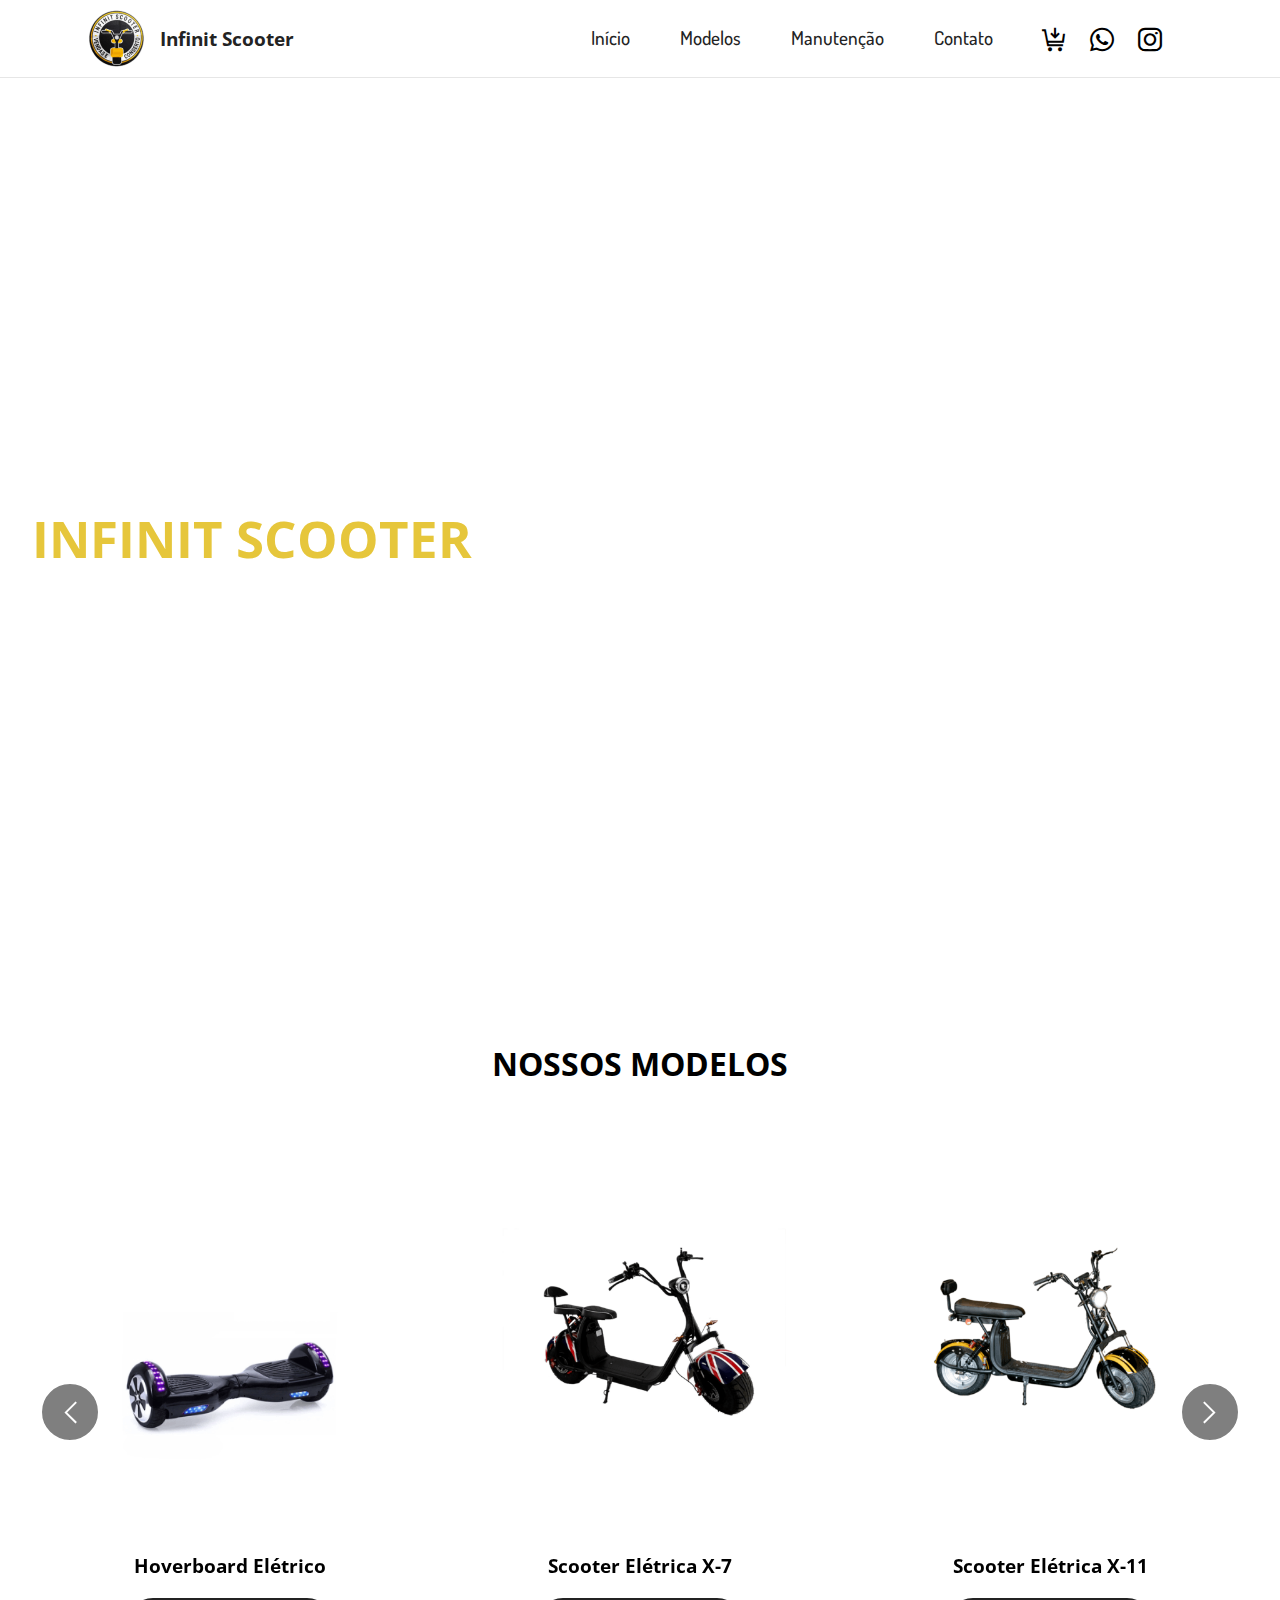
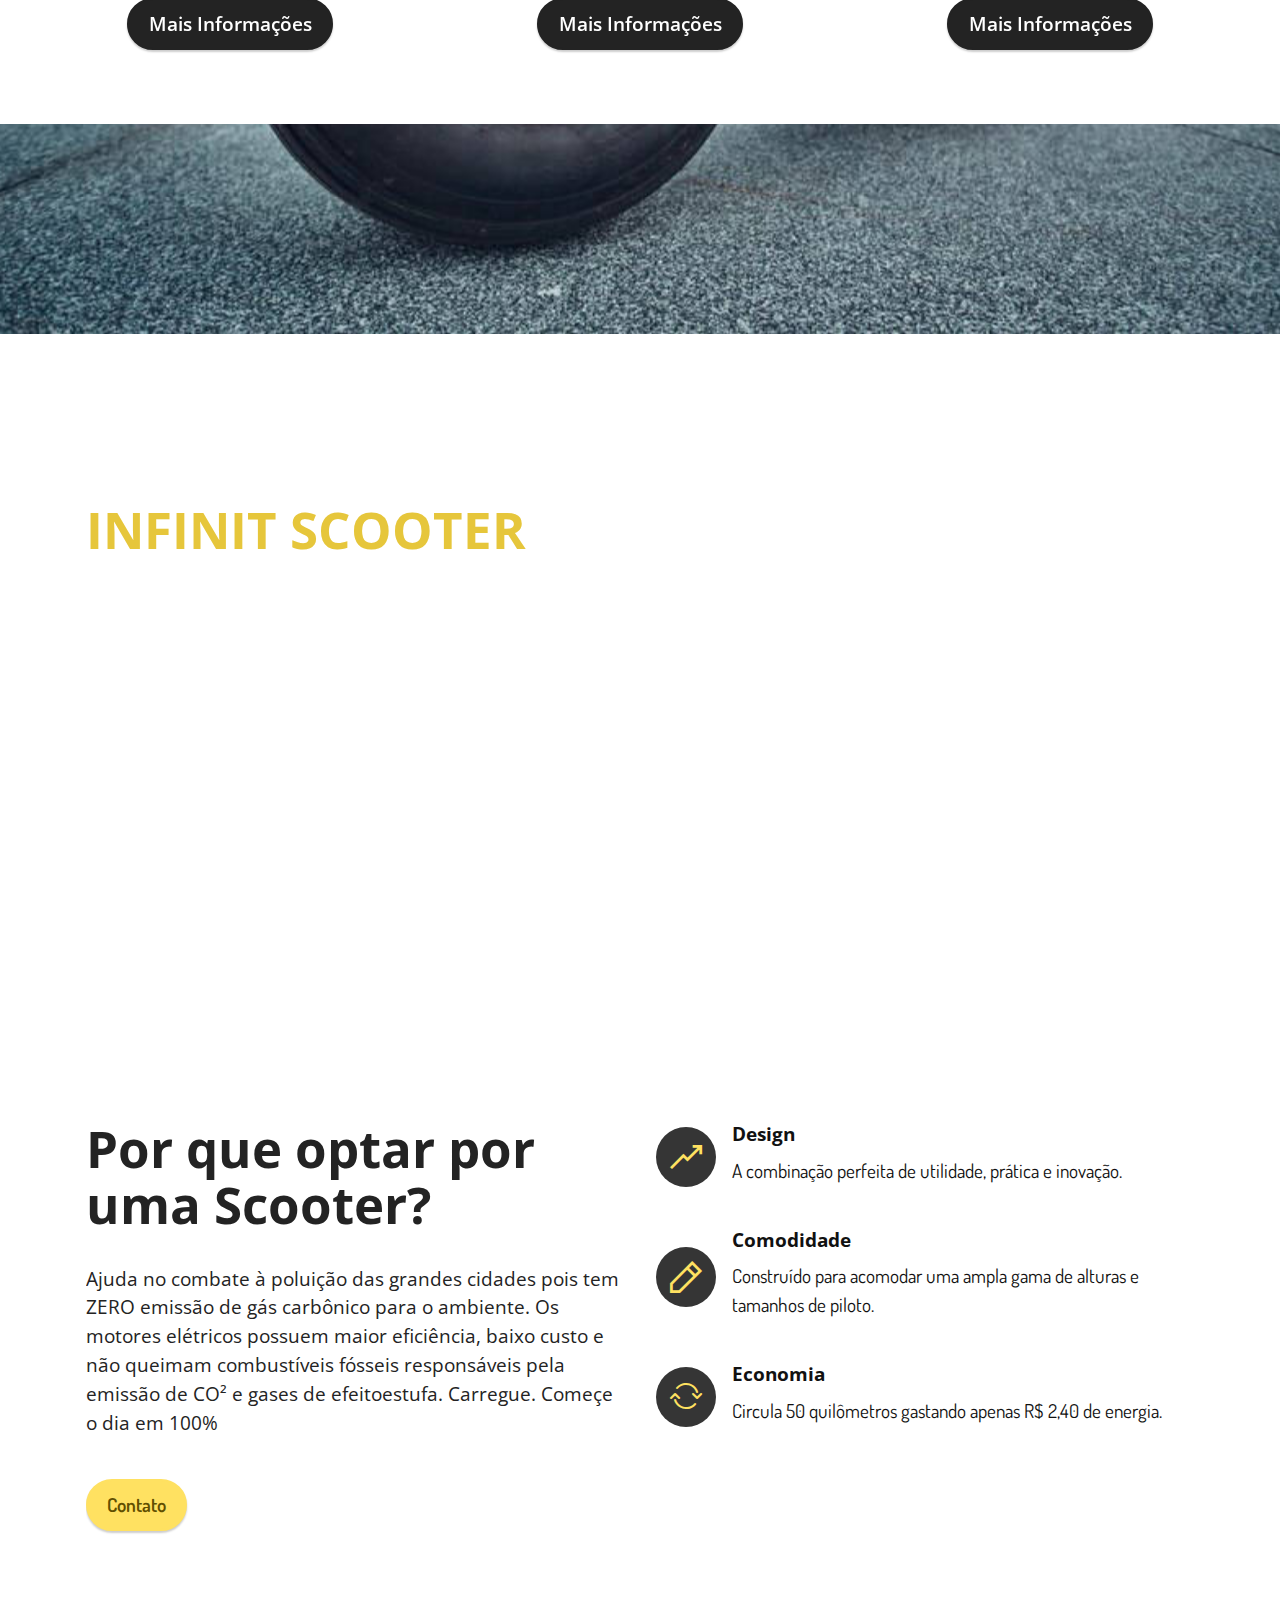
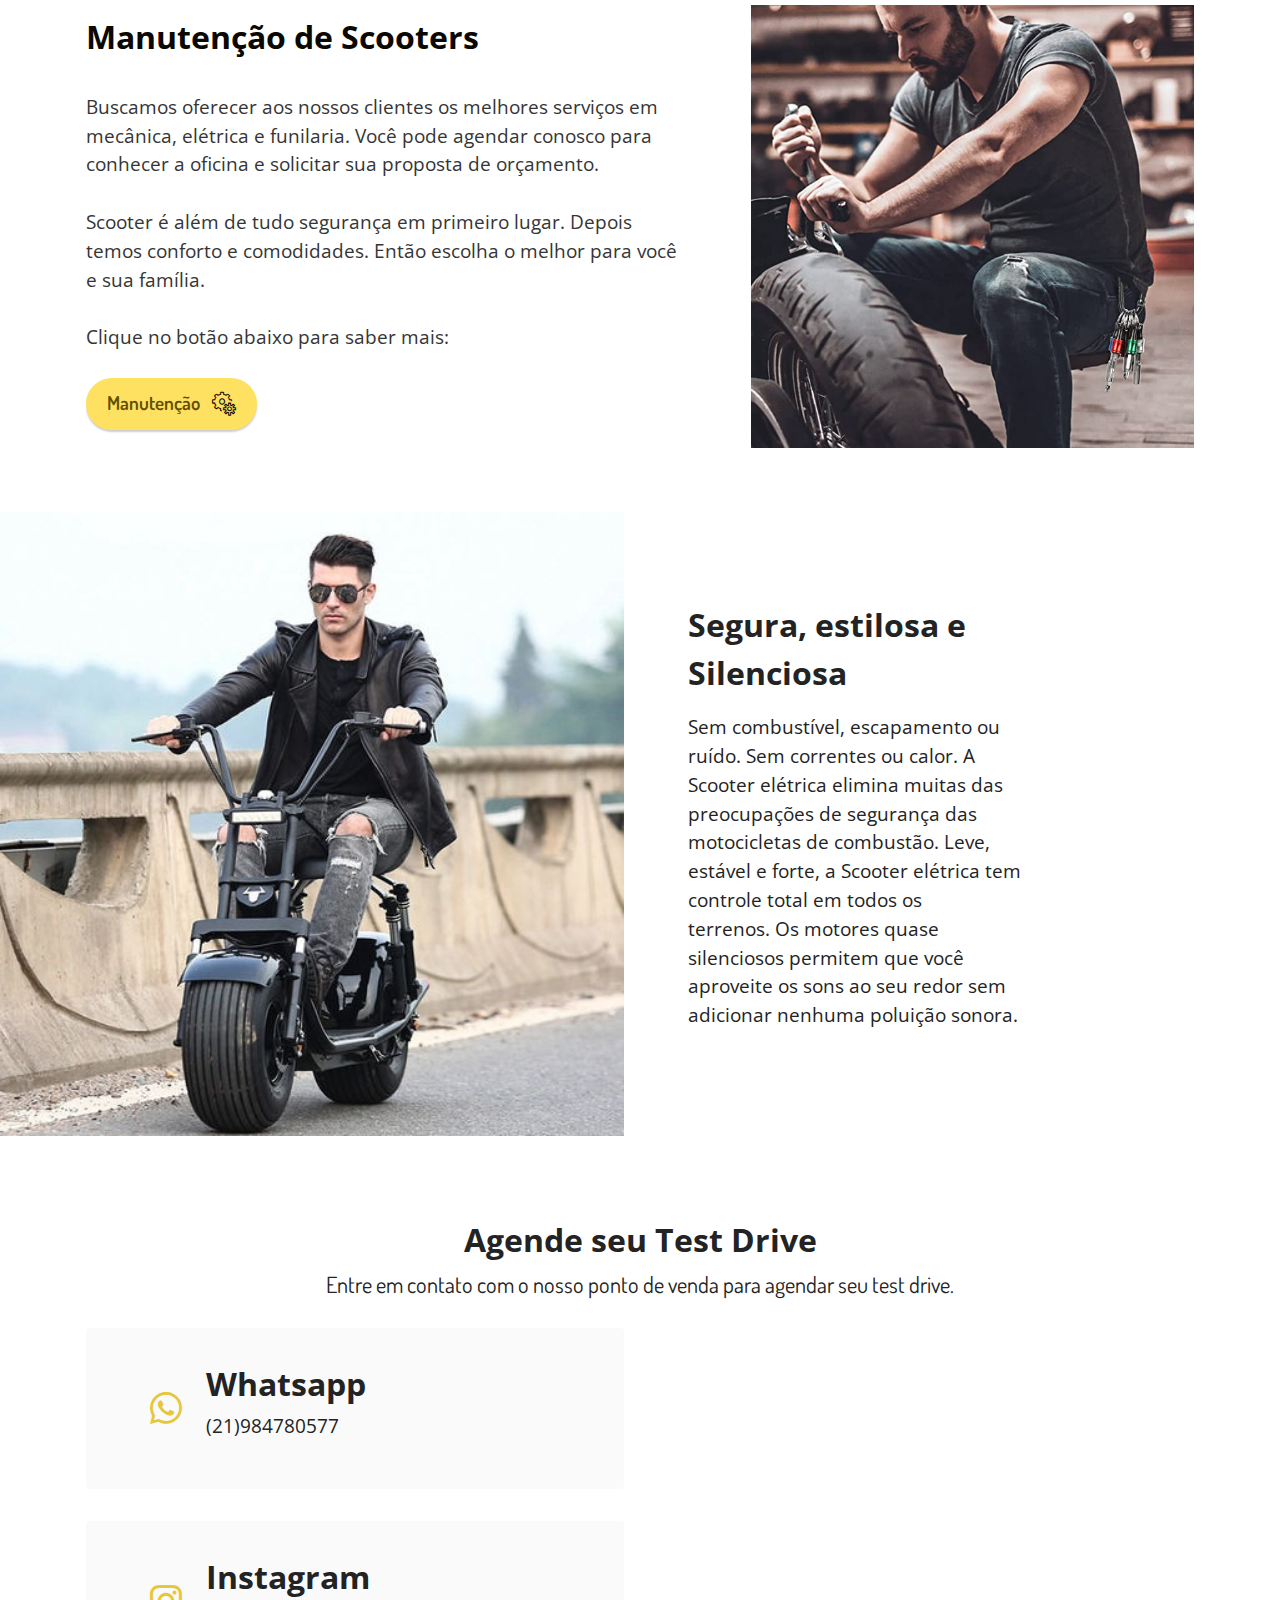
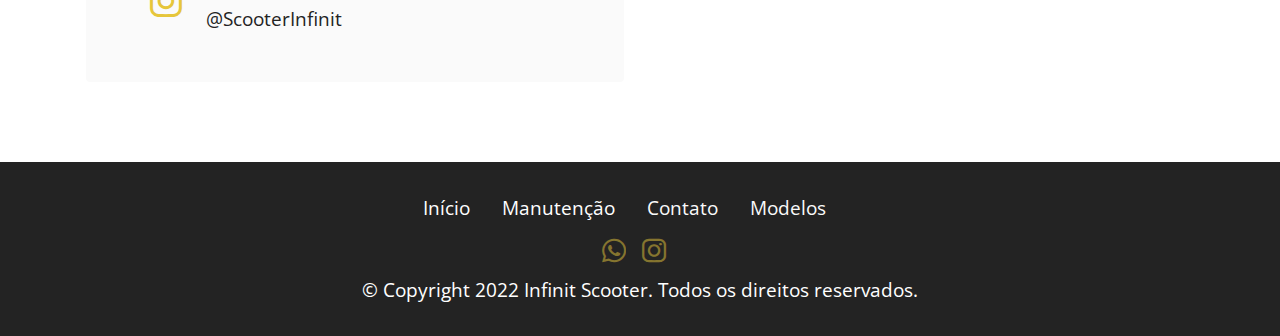
<file: index.html>
<!DOCTYPE html>
<html  >
<head>
  <!-- Site made with Mobirise Website Builder v5.6.11, https://mobirise.com -->
  <meta charset="UTF-8">
  <meta http-equiv="X-UA-Compatible" content="IE=edge">
  <meta name="generator" content="Mobirise v5.6.11, mobirise.com">
  <meta name="twitter:card" content="summary_large_image"/>
  <meta name="twitter:image:src" content="">
  <meta property="og:image" content="">
  <meta name="twitter:title" content="Infinit Scooter | Vendas e Consertos">
  <meta name="viewport" content="width=device-width, initial-scale=1, minimum-scale=1">
  <link rel="shortcut icon" href="assets/images/android-icon-121x121.png" type="image/x-icon">
  <meta name="description" content="">
  
  
  <title>Infinit Scooter | Vendas e Consertos</title>
  <!-- Start of Async Drift Code -->
<script>
"use strict";

!function() {
  var t = window.driftt = window.drift = window.driftt || [];
  if (!t.init) {
    if (t.invoked) return void (window.console && console.error && console.error("Drift snippet included twice."));
    t.invoked = !0, t.methods = [ "identify", "config", "track", "reset", "debug", "show", "ping", "page", "hide", "off", "on" ], 
    t.factory = function(e) {
      return function() {
        var n = Array.prototype.slice.call(arguments);
        return n.unshift(e), t.push(n), t;
      };
    }, t.methods.forEach(function(e) {
      t[e] = t.factory(e);
    }), t.load = function(t) {
      var e = 3e5, n = Math.ceil(new Date() / e) * e, o = document.createElement("script");
      o.type = "text/javascript", o.async = !0, o.crossorigin = "anonymous", o.src = "https://js.driftt.com/include/" + n + "/" + t + ".js";
      var i = document.getElementsByTagName("script")[0];
      i.parentNode.insertBefore(o, i);
    };
  }
}();
drift.SNIPPET_VERSION = '0.3.1';
drift.load('73zs5p84ybkz');
</script>
<!-- End of Async Drift Code -->
  <link rel="stylesheet" href="assets/web/assets/mobirise-icons2/mobirise2.css">
  <link rel="stylesheet" href="assets/web/assets/mobirise-icons-bold/mobirise-icons-bold.css">
  <link rel="stylesheet" href="assets/web/assets/mobirise-icons/mobirise-icons.css">
  <link rel="stylesheet" href="assets/bootstrap/css/bootstrap.min.css">
  <link rel="stylesheet" href="assets/bootstrap/css/bootstrap-grid.min.css">
  <link rel="stylesheet" href="assets/bootstrap/css/bootstrap-reboot.min.css">
  <link rel="stylesheet" href="assets/parallax/jarallax.css">
  <link rel="stylesheet" href="assets/animatecss/animate.css">
  <link rel="stylesheet" href="assets/dropdown/css/style.css">
  <link rel="stylesheet" href="assets/socicon/css/styles.css">
  <link rel="stylesheet" href="assets/theme/css/style.css">
  <link rel="preload" href="https://fonts.googleapis.com/css?family=Open+Sans:300,400,500,600,700,800,300i,400i,500i,600i,700i,800i&display=swap" as="style" onload="this.onload=null;this.rel='stylesheet'">
  <noscript><link rel="stylesheet" href="https://fonts.googleapis.com/css?family=Open+Sans:300,400,500,600,700,800,300i,400i,500i,600i,700i,800i&display=swap"></noscript>
  <link rel="preload" href="https://fonts.googleapis.com/css?family=Dosis:200,300,400,500,600,700,800&display=swap" as="style" onload="this.onload=null;this.rel='stylesheet'">
  <noscript><link rel="stylesheet" href="https://fonts.googleapis.com/css?family=Dosis:200,300,400,500,600,700,800&display=swap"></noscript>
  <link rel="preload" as="style" href="assets/mobirise/css/mbr-additional.css"><link rel="stylesheet" href="assets/mobirise/css/mbr-additional.css" type="text/css">
   
  
  
  
</head>
<body>
  
  <section data-bs-version="5.1" class="menu cid-s48OLK6784" once="menu" id="menu1-h">
    
    <nav class="navbar navbar-dropdown navbar-fixed-top navbar-expand-lg">
        <div class="container">
            <div class="navbar-brand">
                <span class="navbar-logo">
                    
                        <img src="assets/images/android-icon-121x121.png" alt="Mobirise Website Builder" style="height: 3.8rem;">
                    
                </span>
                <span class="navbar-caption-wrap"><a class="navbar-caption text-black display-7" href="index.html">Infinit Scooter</a></span>
            </div>
            <button class="navbar-toggler" type="button" data-toggle="collapse" data-bs-toggle="collapse" data-target="#navbarSupportedContent" data-bs-target="#navbarSupportedContent" aria-controls="navbarNavAltMarkup" aria-expanded="false" aria-label="Toggle navigation">
                <div class="hamburger">
                    <span></span>
                    <span></span>
                    <span></span>
                    <span></span>
                </div>
            </button>
            <div class="collapse navbar-collapse" id="navbarSupportedContent">
                <ul class="navbar-nav nav-dropdown nav-right" data-app-modern-menu="true"><li class="nav-item"><a class="nav-link link text-black text-primary display-4" href="index.html">Início</a></li>
                    <li class="nav-item"><a class="nav-link link text-black display-4" href="modelos.html">Modelos</a></li><li class="nav-item"><a class="nav-link link text-black display-4" href="manutencao.html">Manutenção</a></li><li class="nav-item"><a class="nav-link link text-black display-4" href="contato.html">Contato</a></li></ul>
                <div class="icons-menu">
                    <a class="iconfont-wrapper" href="modelos.html" target="_blank">
                        <span class="p-2 mbr-iconfont mobi-mbri-cart-add mobi-mbri"></span>
                    </a>
                    <a class="iconfont-wrapper" href="https://api.whatsapp.com/send?phone=21984780577&text=Ol%C3%A1%2C%20Gostaria%20de%20Tirar%20Algumas%20D%C3%BAvidas!%20" target="_blank">
                        <span class="p-2 mbr-iconfont socicon-whatsapp socicon"></span>
                    </a>
                    <a class="iconfont-wrapper" href="https://www.instagram.com/scooterinfinit/" target="_blank">
                        <span class="p-2 mbr-iconfont socicon-instagram socicon"></span>
                    </a>
                    
                </div>
                
            </div>
        </div>
    </nav>

</section>

<section data-bs-version="5.1" class="header2 cid-thflBVlGKm mbr-fullscreen" data-bg-video="https://vimeo.com/753649200" id="header2-m">

    

    <div class="mbr-fallback-image disabled"></div>
    <div class="mbr-overlay" style="opacity: 0; background-color: rgb(0, 0, 0);"></div>

    <div class="container-fluid">
        <div class="row">
            <div class="col-12 col-lg-5">
                
                <h2 class="mbr-section-subtitle mbr-fonts-style mb-3 display-1"><strong>BEM VINDO A</strong></h2>
                <p class="mbr-text mbr-fonts-style display-1"><strong>INFINIT SCOOTER</strong></p>
                
            </div>
        </div>
    </div>
</section>

<section data-bs-version="5.1" class="slider4 mbr-embla cid-thfmlFxyRv" id="slider4-r">
    
    
    <div class="position-relative text-center">
        <div class="mbr-section-head">
            <h4 class="mbr-section-title mbr-fonts-style align-center mb-0 display-5">
                <strong>NOSSOS MODELOS</strong></h4>
            
        </div>
        <div class="embla mt-4" data-skip-snaps="true" data-align="center" data-contain-scroll="trimSnaps" data-loop="true" data-auto-play="true" data-auto-play-interval="10">
            <div class="embla__viewport container">
                <div class="embla__container">
                    <div class="embla__slide slider-image item active" style="margin-left: 0rem; margin-right: 0rem;">
                        <div class="slide-content">
                            <div class="item-wrapper">
                                <div class="item-img">
                                    <img src="assets/images/3-2-640x640.png" alt="Mobirise Website Builder" data-slide-to="1" data-bs-slide-to="1">
                                </div>
                            </div>
                            <div class="item-content">
                                <h5 class="item-title mbr-fonts-style display-7"><strong>Scooter Elétrica X-7</strong></h5>
                                
                                
                            </div>
                            <div class="mbr-section-btn item-footer mt-2"><a href="Scooter Elétrica X-7.html" class="btn item-btn btn-black display-7">Mais Informações</a></div>
                        </div>
                    </div><div class="embla__slide slider-image item" style="margin-left: 0rem; margin-right: 0rem;">
                        <div class="slide-content">
                            <div class="item-wrapper">
                                <div class="item-img">
                                    <img src="assets/images/7-2-640x640.png" alt="Mobirise Website Builder" data-slide-to="2" data-bs-slide-to="2">
                                </div>
                            </div>
                            <div class="item-content">
                                <h5 class="item-title mbr-fonts-style display-7"><strong>Scooter Elétrica X-11</strong></h5>
                                
                                
                            </div>
                            <div class="mbr-section-btn item-footer mt-2"><a href="Scooter Elétrica X-11.html" class="btn item-btn btn-black display-7">Mais Informações</a></div>
                        </div>
                    </div><div class="embla__slide slider-image item" style="margin-left: 0rem; margin-right: 0rem;">
                        <div class="slide-content">
                            <div class="item-wrapper">
                                <div class="item-img">
                                    <img src="assets/images/8-1-640x640.png" alt="Mobirise Website Builder" data-slide-to="3" data-bs-slide-to="3">
                                </div>
                            </div>
                            <div class="item-content">
                                <h5 class="item-title mbr-fonts-style display-7"><strong>Scooter Elétrica X-12</strong></h5>
                                
                                
                            </div>
                            <div class="mbr-section-btn item-footer mt-2"><a href="Scooter Elétrica X-12.html" class="btn item-btn btn-black display-7">Mais Informações</a></div>
                        </div>
                    </div><div class="embla__slide slider-image item" style="margin-left: 0rem; margin-right: 0rem;">
                        <div class="slide-content">
                            <div class="item-wrapper">
                                <div class="item-img">
                                    <img src="assets/images/carrossel-640x640.png" alt="Mobirise Website Builder" data-slide-to="4" data-bs-slide-to="4">
                                </div>
                            </div>
                            <div class="item-content">
                                <h5 class="item-title mbr-fonts-style display-7"><strong>Scooter Elétrica x-20</strong></h5>
                                
                                
                            </div>
                            <div class="mbr-section-btn item-footer mt-2"><a href="Scooter Elétrica X-20.html" class="btn item-btn btn-black display-7">Mais Informações</a></div>
                        </div>
                    </div><div class="embla__slide slider-image item" style="margin-left: 0rem; margin-right: 0rem;">
                        <div class="slide-content">
                            <div class="item-wrapper">
                                <div class="item-img">
                                    <img src="assets/images/carrossel-1-640x640.png" alt="Mobirise Website Builder" data-slide-to="5" data-bs-slide-to="5">
                                </div>
                            </div>
                            <div class="item-content">
                                <h5 class="item-title mbr-fonts-style display-7"><strong>Scooter Elétrica MC-20</strong></h5>
                                
                                
                            </div>
                            <div class="mbr-section-btn item-footer mt-2"><a href="Scooter Elétrica MC-20.html" class="btn item-btn btn-black display-7">Mais Informações</a></div>
                        </div>
                    </div><div class="embla__slide slider-image item" style="margin-left: 0rem; margin-right: 0rem;">
                        <div class="slide-content">
                            <div class="item-wrapper">
                                <div class="item-img">
                                    <img src="assets/images/carrossel-2-640x640.png" alt="Mobirise Website Builder" data-slide-to="6" data-bs-slide-to="6">
                                </div>
                            </div>
                            <div class="item-content">
                                <h5 class="item-title mbr-fonts-style display-7"><strong>Scooter Elétrica MC-21</strong></h5>
                                
                                
                            </div>
                            <div class="mbr-section-btn item-footer mt-2"><a href="Scooter Elétrica MC-21.html" class="btn item-btn btn-black display-7">Mais Informações</a></div>
                        </div>
                    </div><div class="embla__slide slider-image item" style="margin-left: 0rem; margin-right: 0rem;">
                        <div class="slide-content">
                            <div class="item-wrapper">
                                <div class="item-img">
                                    <img src="assets/images/design-sem-nome-640x640.png" alt="Mobirise Website Builder" data-slide-to="7" data-bs-slide-to="7">
                                </div>
                            </div>
                            <div class="item-content">
                                <h5 class="item-title mbr-fonts-style display-7"><strong>Scooter Elétrica MC-30</strong></h5>
                                
                                
                            </div>
                            <div class="mbr-section-btn item-footer mt-2"><a href="Scooter Elétrica MC-30.html" class="btn item-btn btn-black display-7">Mais Informações</a></div>
                        </div>
                    </div><div class="embla__slide slider-image item" style="margin-left: 0rem; margin-right: 0rem;">
                        <div class="slide-content">
                            <div class="item-wrapper">
                                <div class="item-img">
                                    <img src="assets/images/carrossel-3-640x640.png" alt="Mobirise Website Builder" data-slide-to="8" data-bs-slide-to="8">
                                </div>
                            </div>
                            <div class="item-content">
                                <h5 class="item-title mbr-fonts-style display-7"><strong>Tricíclo Elétrico</strong></h5>
                                
                                
                            </div>
                            <div class="mbr-section-btn item-footer mt-2"><a href="Triciclo.html" class="btn item-btn btn-black display-7">Mais Informações</a></div>
                        </div>
                    </div><div class="embla__slide slider-image item" style="margin-left: 0rem; margin-right: 0rem;">
                        <div class="slide-content">
                            <div class="item-wrapper">
                                <div class="item-img">
                                    <img src="assets/images/carrossel-4-640x640.png" alt="Mobirise Website Builder" data-slide-to="9" data-bs-slide-to="9">
                                </div>
                            </div>
                            <div class="item-content">
                                <h5 class="item-title mbr-fonts-style display-4"><strong>Patinete Elétrico</strong></h5>
                                
                                
                            </div>
                            <div class="mbr-section-btn item-footer mt-2"><a href="https://api.whatsapp.com/send?phone=21984780577&text=Ol%C3%A1%2C%20Gostaria%20de%20Tirar%20Algumas%20D%C3%BAvidas!%20" class="btn item-btn btn-black display-7" target="_blank">Mais Informações</a></div>
                        </div>
                    </div><div class="embla__slide slider-image item" style="margin-left: 0rem; margin-right: 0rem;">
                        <div class="slide-content">
                            <div class="item-wrapper">
                                <div class="item-img">
                                    <img src="assets/images/carrossel-2-512x512.png" alt="Mobirise Website Builder" data-slide-to="10" data-bs-slide-to="10">
                                </div>
                            </div>
                            <div class="item-content">
                                <h5 class="item-title mbr-fonts-style display-7"><strong>Hoverboard Elétrico</strong></h5>
                                
                                
                            </div>
                            <div class="mbr-section-btn item-footer mt-2"><a href="https://api.whatsapp.com/send?phone=21984780577&text=Ol%C3%A1%2C%20Gostaria%20de%20Tirar%20Algumas%20D%C3%BAvidas!%20" class="btn item-btn btn-black display-7" target="_blank">Mais Informações</a></div>
                        </div>
                    </div>
                    
                    
                    
                </div>
            </div>
            <button class="embla__button embla__button--prev">
                <span class="mobi-mbri mobi-mbri-arrow-prev mbr-iconfont" aria-hidden="true"></span>
                <span class="sr-only visually-hidden visually-hidden">Previous</span>
            </button>
            <button class="embla__button embla__button--next">
                <span class="mobi-mbri mobi-mbri-arrow-next mbr-iconfont" aria-hidden="true"></span>
                <span class="sr-only visually-hidden visually-hidden">Next</span>
            </button>
        </div>
    </div>
</section>

<section data-bs-version="5.1" class="header7 cid-ti6SDFR7Tj mbr-fullscreen mbr-parallax-background" id="header7-65">

    

    
    

    <div class="text-right container">
        <div class="row">
            <div class="col-12 col-lg-5">
                <h1 class="mbr-section-title mbr-fonts-style mb-3 display-1"><strong>INFINIT&nbsp;</strong><strong>SCOOTER</strong></h1>
                
                <p class="mbr-text mbr-fonts-style display-7">Scooters construídas para lidar com o seu dia-a-dia.</p>
                
            </div>
        </div>
    </div>
</section>

<section data-bs-version="5.1" class="features12 cid-ti742BkW5O" id="features13-66">

    

    
    
    <div class="container">
        <div class="row justify-content-center">
            <div class="col-12 col-lg-6">
                <div class="card-wrapper">
                    <div class="card-box align-left">
                        <h4 class="card-title mbr-fonts-style mb-4 display-1">
                            <strong>Por que optar por uma Scooter?</strong></h4>
                        <p class="mbr-text mbr-fonts-style mb-4 display-7">Ajuda no combate à poluição das grandes cidades pois tem ZERO emissão de gás carbônico para o ambiente. Os motores elétricos possuem maior eficiência, baixo custo e não queimam combustíveis fósseis responsáveis pela emissão de CO² e gases de efeitoestufa. Carregue. Começe o dia em 100%</p>
                        <div class="mbr-section-btn"><a class="btn btn-warning display-4" href="https://api.whatsapp.com/send?phone=21984780577&text=Ol%C3%A1%2C%20Gostaria%20de%20Tirar%20Algumas%20D%C3%BAvidas!%20" target="_blank">Contato</a></div>
                    </div>
                </div>
            </div>
            <div class="col-12 col-lg-6">
                <div class="item mbr-flex">
                    <div class="icon-box">
                        <span class="mbr-iconfont mobi-mbri-growing-chart mobi-mbri" style="color: rgb(255, 225, 97); fill: rgb(255, 225, 97);"></span>
                    </div>
                    <div class="text-box">
                        <h4 class="icon-title mbr-black mbr-fonts-style display-7">
                            <strong>Design</strong></h4>
                        <h5 class="icon-text mbr-black mbr-fonts-style display-4">A combinação perfeita de utilidade, prática e inovação.</h5>
                    </div>
                </div>
                <div class="item mbr-flex">
                    <div class="icon-box">
                        <span class="mbr-iconfont mobi-mbri-edit-2 mobi-mbri" style="color: rgb(255, 225, 97); fill: rgb(255, 225, 97);"></span>
                    </div>
                    <div class="text-box">
                        <h4 class="icon-title mbr-black mbr-fonts-style display-7">
                            <strong>Comodidade</strong></h4>
                        <h5 class="icon-text mbr-black mbr-fonts-style display-4">Construído para acomodar uma ampla gama de alturas e tamanhos de piloto.</h5>
                    </div>
                </div>
                <div class="item mbr-flex">
                    <div class="icon-box">
                        <span class="mbr-iconfont mbrib-update" style="color: rgb(255, 225, 97); fill: rgb(255, 225, 97);"></span>
                    </div>
                    <div class="text-box">
                        <h4 class="icon-title mbr-black mbr-fonts-style display-7">
                            <strong>Economia</strong></h4>
                        <h5 class="icon-text mbr-black mbr-fonts-style display-4">Circula 50 quilômetros gastando apenas R$ 2,40 de energia.</h5>
                    </div>
                </div>
            </div>
        </div>
    </div>
</section>

<section data-bs-version="5.1" class="features18 cid-thfmeOblBK" id="features19-q">

    

    
    
    <div class="container">
        <div class="row justify-content-center">
            <div class="card col-12 col-lg">
                <div class="card-wrapper">
                    <h6 class="card-title mbr-fonts-style mb-4 display-5"><strong>Manutenção de Scooters</strong></h6>
                    <p class="mbr-text mbr-fonts-style display-7">Buscamos oferecer aos nossos clientes os melhores serviços em mecânica, elétrica e funilaria. Você pode agendar conosco para conhecer a oficina e solicitar sua proposta de orçamento.
<br>
<br>Scooter é além de tudo segurança em primeiro lugar. Depois temos conforto e comodidades. Então escolha o melhor para você e sua família.
<br>
<br>Clique no botão abaixo para saber mais:</p>
                    <div class="mbr-section-btn"><a class="btn btn-warning display-4" href="manutencao.html"><span class="mbri-setting mbr-iconfont mbr-iconfont-btn" style="color: rgb(10, 8, 1);"></span>Manutenção&nbsp;</a></div>
                </div>
            </div>
            <div class="col-12 col-lg-5">
                <div class="image-wrapper">
                    <img src="assets/images/716jhklmfzl.-ac-sx679-679x679.jpg" alt="Mobirise Website Builder">
                </div>
            </div>
        </div>
    </div>
</section>

<section data-bs-version="5.1" class="image1 cid-ti77DA9Vzo" id="image1-68">
    

    
    

    <div>
        <div class="row align-items-center">
            <div class="col-12 col-lg-6">
                <div class="image-wrapper">
                    <img src="assets/images/d-nq-np-893098-mlb41588814934-042020-o-500x500.jpg" alt="Mobirise Website Builder">
                    
                </div>
            </div>
            <div class="col-12 col-lg-4">
                <div class="text-wrapper">
                    <h3 class="mbr-section-title mbr-fonts-style mb-3 display-5"><strong>Segura, estilosa e Silenciosa</strong></h3>
                    <p class="mbr-text mbr-fonts-style display-7">
                        Sem combustível, escapamento ou ruído. Sem correntes ou calor. A Scooter elétrica elimina muitas das preocupações de segurança das motocicletas de combustão. Leve, estável e forte, a Scooter elétrica tem controle total em todos os terrenos.&nbsp;Os motores quase silenciosos permitem que você aproveite os sons ao seu redor sem adicionar nenhuma poluição sonora.</p>
                </div>
            </div>
        </div>
    </div>
</section>

<section data-bs-version="5.1" class="contacts3 map1 cid-tiyXCeeW8g" id="contacts3-8s">

    

    
    
    <div class="container">
        <div class="mbr-section-head">
            <h3 class="mbr-section-title mbr-fonts-style align-center mb-0 display-5">
                <strong>Agende seu Test Drive</strong></h3>
            <h4 class="mbr-section-subtitle mbr-fonts-style align-center mb-0 mt-2 display-2">Entre em contato com o nosso ponto de venda para agendar seu test drive.</h4>
        </div>
        <div class="row justify-content-center mt-4">
            <div class="card col-12 col-md-6">
                <div class="card-wrapper">
                    <div class="image-wrapper">
                        <a href="https://api.whatsapp.com/send?phone=21984780577&text=Ol%C3%A1%2C%20Gostaria%20de%20Tirar%20Algumas%20D%C3%BAvidas!%20"><span class="mbr-iconfont socicon-whatsapp socicon" style="color: rgb(230, 198, 59); fill: rgb(230, 198, 59);"></span></a>
                    </div>
                    <div class="text-wrapper">
                        <h6 class="card-title mbr-fonts-style mb-1 display-5">
                            <strong>Whatsapp</strong></h6>
                        <p class="mbr-text mbr-fonts-style display-7"><a href="https://api.whatsapp.com/send?phone=21984780577&text=Ol%C3%A1%2C%20Gostaria%20de%20Tirar%20Algumas%20D%C3%BAvidas!%20" class="text-black" target="_blank">(21)984780577</a></p>
                    </div>
                </div>
                <div class="card-wrapper">
                    <div class="image-wrapper">
                        <span class="mbr-iconfont socicon-instagram socicon" style="color: rgb(230, 198, 59); fill: rgb(230, 198, 59);"></span>
                    </div>
                    <div class="text-wrapper">
                        <h6 class="card-title mbr-fonts-style mb-1 display-5">
                            <strong>Instagram</strong></h6>
                        <p class="mbr-text mbr-fonts-style display-7">@ScooterInfinit</p>
                    </div>
                </div>
            </div>
            <div class="map-wrapper col-12 col-md-6">
                <div class="google-map"><iframe frameborder="0" style="border:0" src="https://www.google.com/maps/embed/v1/place?key=AIzaSyCZI5F_k6S1k46ujh0SNrapM89f7mJxd30&amp;q=-22.936117299267167, -43.38261225497747" allowfullscreen=""></iframe></div>
            </div>
        </div>
    </div>
</section>

<section data-bs-version="5.1" class="footer3 cid-tizXRCRn0K" once="footers" id="footer3-94">

    

    

    <div class="container">
        <div class="media-container-row align-center mbr-white">
            <div class="row row-links">
                <ul class="foot-menu">
                    
                    
                    
                    
                    
                <li class="foot-menu-item mbr-fonts-style display-7"><a href="index.html" class="text-info">Início</a></li><li class="foot-menu-item mbr-fonts-style display-7"><a href="manutencao.html" class="text-info">Manutenção</a></li><li class="foot-menu-item mbr-fonts-style display-7"><a href="contato.html" class="text-white">Contato</a></li><li class="foot-menu-item mbr-fonts-style display-7"><a href="modelos.html" class="text-white">Modelos</a></li><li class="foot-menu-item mbr-fonts-style display-7"></li></ul>
            </div>
            <div class="row social-row">
                <div class="social-list align-right pb-2">
                    
                    
                    
                    
                    
                    
                <div class="soc-item">
                        <a href="https://api.whatsapp.com/send?phone=21984780577&text=Ol%C3%A1%2C%20Gostaria%20de%20Tirar%20Algumas%20D%C3%BAvidas!%20" target="_blank">
                            <span class="mbr-iconfont mbr-iconfont-social socicon-whatsapp socicon" style="color: rgb(230, 198, 59); fill: rgb(230, 198, 59);"></span>
                        </a>
                    </div><div class="soc-item">
                        <a href="https://www.instagram.com/scooterinfinit/" target="_blank">
                            <span class="mbr-iconfont mbr-iconfont-social socicon-instagram socicon" style="color: rgb(230, 198, 59); fill: rgb(230, 198, 59);"></span>
                        </a>
                    </div></div>
            </div>
            <div class="row row-copirayt">
                <p class="mbr-text mb-0 mbr-fonts-style mbr-white align-center display-7">
                    © Copyright 2022 Infinit Scooter. Todos os direitos reservados.
                </p>
            </div>
        </div>
    </div>
<section class="display-7" >

        <a href="https://mobiri.se/286851e" >
        <p style="margin: 0;text-align: center;" class="display-7"></p>
        <a href="https://mobirise.com/%22%3E%22%3E
    </section>

    <script src="assets/bootstrap/js/bootstrap.bundle.min.js"></script>
    <script src="assets/parallax/jarallax.js"></script>
    <script src="assets/smoothscroll/smooth-scroll.js"></script>
    <script src="assets/ytplayer/index.js"></script>
    <script src="assets/vimeoplayer/player.js"></script>
    <script src="assets/dropdown/js/navbar-dropdown.js"></script>
    <script src="assets/embla/embla.min.js"></script>
    <script src="assets/embla/script.js"></script>
    <script src="assets/theme/js/script.js"></script>
    <script src="assets/bootstrap/js/bootstrap.bundle.min.js"></script>

</body>

</html>
</file>
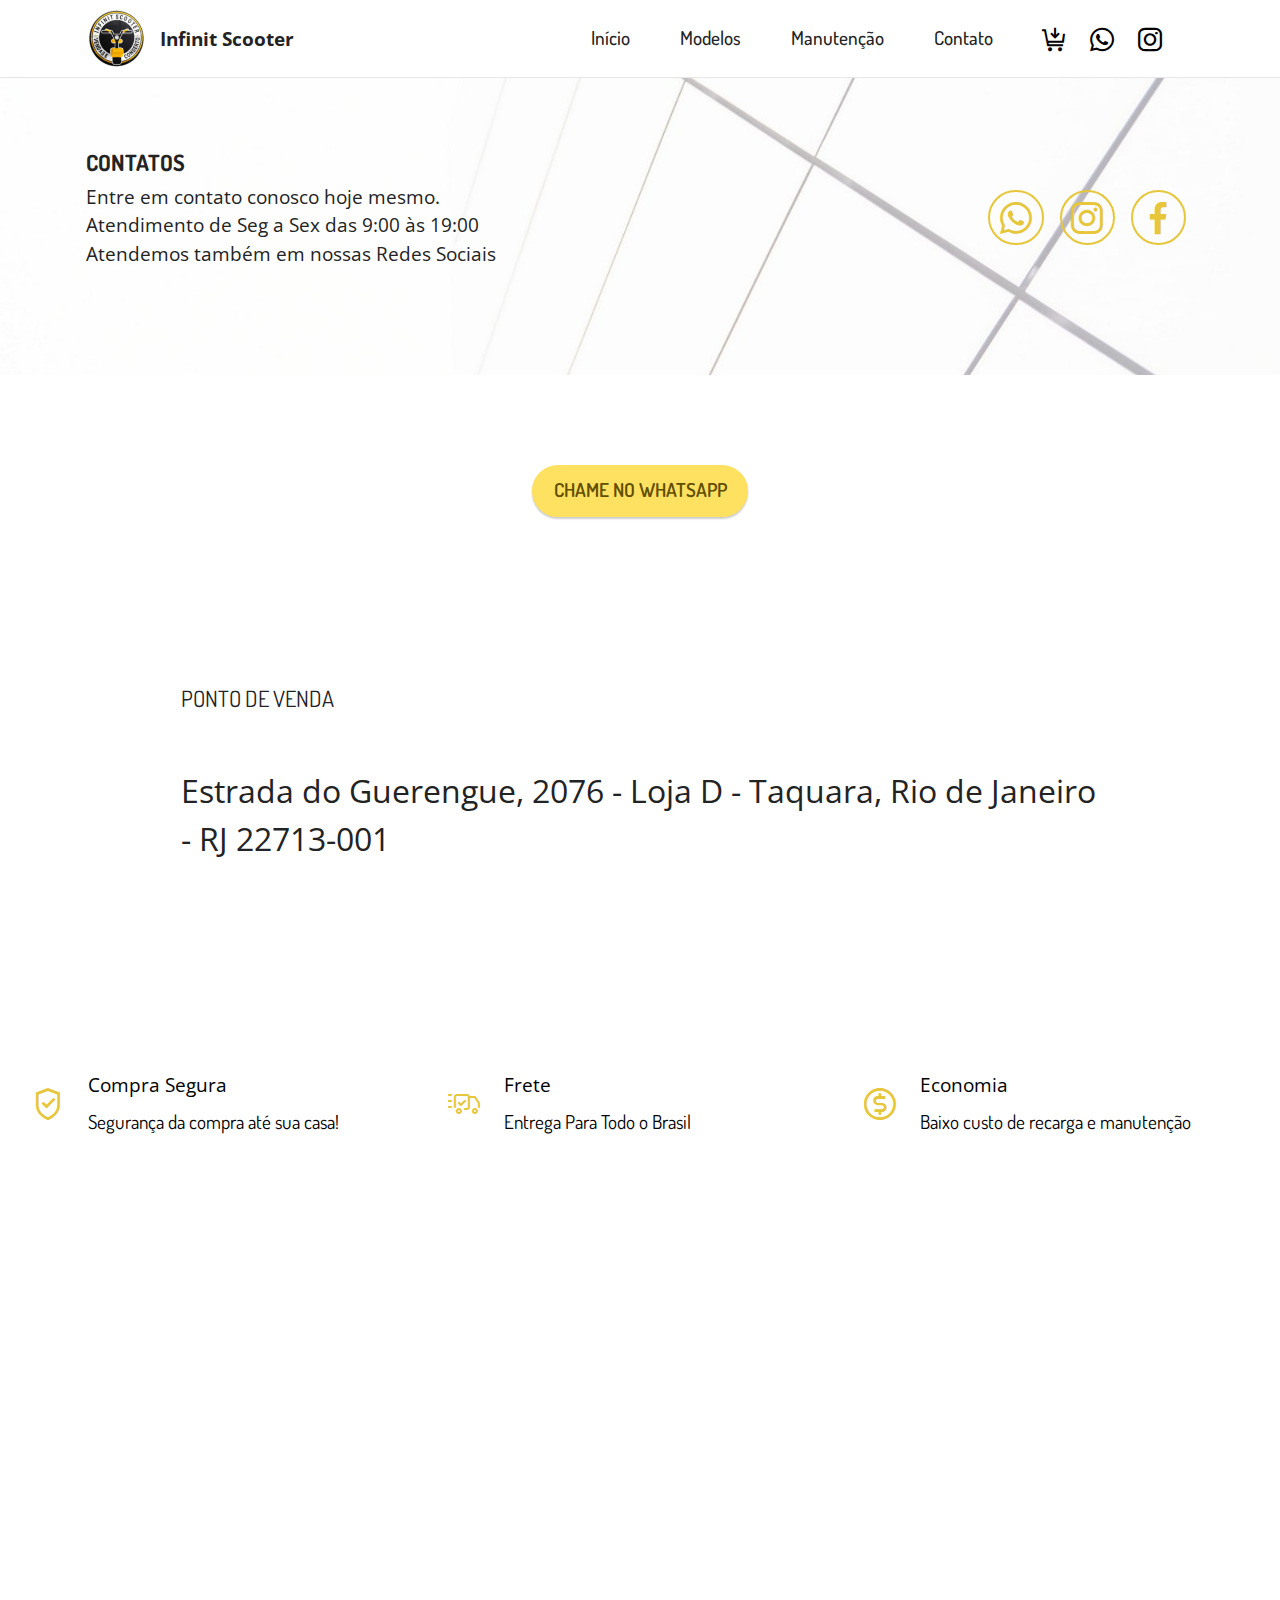
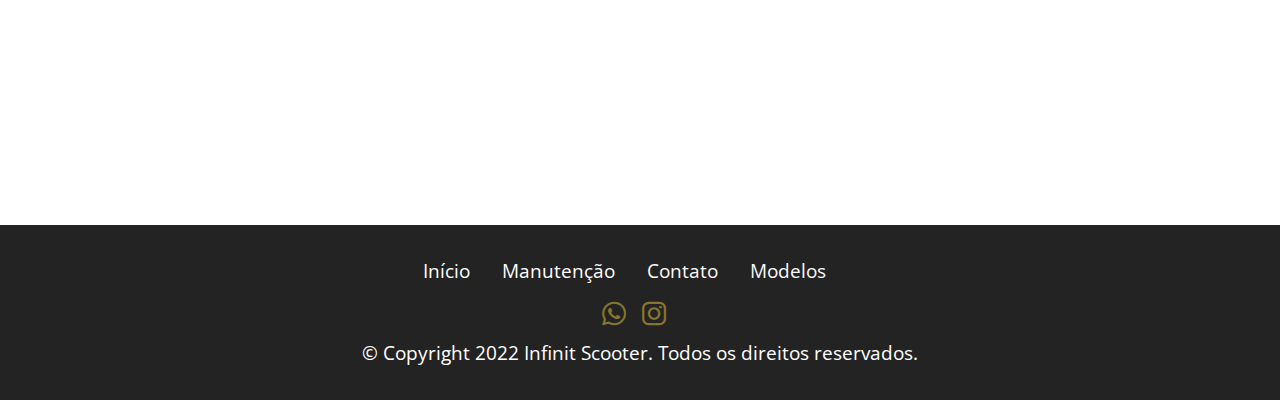
<file: contato.html>
<!DOCTYPE html>
<html  >
<head>
  <!-- Site made with Mobirise Website Builder v5.6.11, https://mobirise.com -->
  <meta charset="UTF-8">
  <meta http-equiv="X-UA-Compatible" content="IE=edge">
  <meta name="generator" content="Mobirise v5.6.11, mobirise.com">
  <meta name="twitter:card" content="summary_large_image"/>
  <meta name="twitter:image:src" content="">
  <meta property="og:image" content="">
  <meta name="twitter:title" content="Infinit Scooter | Contato">
  <meta name="viewport" content="width=device-width, initial-scale=1, minimum-scale=1">
  <link rel="shortcut icon" href="assets/images/android-icon-121x121.png" type="image/x-icon">
  <meta name="description" content="">
  
  
  <title>Infinit Scooter | Contato</title>
  <link rel="stylesheet" href="assets/web/assets/mobirise-icons2/mobirise2.css">
  <link rel="stylesheet" href="assets/web/assets/mobirise-icons-bold/mobirise-icons-bold.css">
  <link rel="stylesheet" href="assets/bootstrap/css/bootstrap.min.css">
  <link rel="stylesheet" href="assets/bootstrap/css/bootstrap-grid.min.css">
  <link rel="stylesheet" href="assets/bootstrap/css/bootstrap-reboot.min.css">
  <link rel="stylesheet" href="assets/parallax/jarallax.css">
  <link rel="stylesheet" href="assets/animatecss/animate.css">
  <link rel="stylesheet" href="assets/dropdown/css/style.css">
  <link rel="stylesheet" href="assets/socicon/css/styles.css">
  <link rel="stylesheet" href="assets/theme/css/style.css">
  <link rel="preload" href="https://fonts.googleapis.com/css?family=Open+Sans:300,400,500,600,700,800,300i,400i,500i,600i,700i,800i&display=swap" as="style" onload="this.onload=null;this.rel='stylesheet'">
  <noscript><link rel="stylesheet" href="https://fonts.googleapis.com/css?family=Open+Sans:300,400,500,600,700,800,300i,400i,500i,600i,700i,800i&display=swap"></noscript>
  <link rel="preload" href="https://fonts.googleapis.com/css?family=Dosis:200,300,400,500,600,700,800&display=swap" as="style" onload="this.onload=null;this.rel='stylesheet'">
  <noscript><link rel="stylesheet" href="https://fonts.googleapis.com/css?family=Dosis:200,300,400,500,600,700,800&display=swap"></noscript>
  <link rel="preload" as="style" href="assets/mobirise/css/mbr-additional.css"><link rel="stylesheet" href="assets/mobirise/css/mbr-additional.css" type="text/css">
  
  
  
  
</head>
<body>
  
  <section data-bs-version="5.1" class="menu cid-thgaVEyW3i" once="menu" id="menu1-2i">
    
    <nav class="navbar navbar-dropdown navbar-fixed-top navbar-expand-lg">
        <div class="container">
            <div class="navbar-brand">
                <span class="navbar-logo">
                    
                        <img src="assets/images/android-icon-121x121.png" alt="Mobirise Website Builder" style="height: 3.8rem;">
                    
                </span>
                <span class="navbar-caption-wrap"><a class="navbar-caption text-black display-7" href="index.html">Infinit Scooter</a></span>
            </div>
            <button class="navbar-toggler" type="button" data-toggle="collapse" data-bs-toggle="collapse" data-target="#navbarSupportedContent" data-bs-target="#navbarSupportedContent" aria-controls="navbarNavAltMarkup" aria-expanded="false" aria-label="Toggle navigation">
                <div class="hamburger">
                    <span></span>
                    <span></span>
                    <span></span>
                    <span></span>
                </div>
            </button>
            <div class="collapse navbar-collapse" id="navbarSupportedContent">
                <ul class="navbar-nav nav-dropdown nav-right" data-app-modern-menu="true"><li class="nav-item"><a class="nav-link link text-black text-primary display-4" href="index.html">Início</a></li>
                    <li class="nav-item"><a class="nav-link link text-black display-4" href="modelos.html">Modelos</a></li><li class="nav-item"><a class="nav-link link text-black display-4" href="manutencao.html">Manutenção</a></li><li class="nav-item"><a class="nav-link link text-black display-4" href="contato.html">Contato</a></li></ul>
                <div class="icons-menu">
                    <a class="iconfont-wrapper" href="modelos.html" target="_blank">
                        <span class="p-2 mbr-iconfont mobi-mbri-cart-add mobi-mbri"></span>
                    </a>
                    <a class="iconfont-wrapper" href="https://api.whatsapp.com/send?phone=21984780577&text=Ol%C3%A1%2C%20Gostaria%20de%20Tirar%20Algumas%20D%C3%BAvidas!%20" target="_blank">
                        <span class="p-2 mbr-iconfont socicon-whatsapp socicon"></span>
                    </a>
                    <a class="iconfont-wrapper" href="https://www.instagram.com/scooterinfinit/" target="_blank">
                        <span class="p-2 mbr-iconfont socicon-instagram socicon"></span>
                    </a>
                    
                </div>
                
            </div>
        </div>
    </nav>

</section>

<section data-bs-version="5.1" class="contacts4 cid-tiyY1wgGh4" id="contacts4-8t">

    

    
    

    <div class="container">
        <div class="row align-items-center justify-content-center">
            <div class="text-content col-12 col-md-6">
                <h2 class="mbr-section-title mbr-fonts-style display-2">
                    <strong>CONTATOS</strong>
                </h2>
                <p class="mbr-text mbr-fonts-style display-7">Entre em contato conosco hoje mesmo.
<br>Atendimento de Seg a Sex das 9:00 às 19:00
<br>Atendemos também em nossas Redes Sociais</p>
            </div>
            <div class="icons d-flex align-items-center col-12 col-md-6 justify-content-end mt-md-0 mt-2 flex-wrap">
                <a href="https://api.whatsapp.com/send?phone=21984780577&text=Ol%C3%A1%2C%20Gostaria%20de%20Tirar%20Algumas%20D%C3%BAvidas!%20" target="_blank">
                    <span class="mbr-iconfont mbr-iconfont-social socicon-whatsapp socicon"></span>
                </a>
                <a href="https://www.instagram.com/scooterinfinit/" target="_blank">
                    <span class="mbr-iconfont mbr-iconfont-social socicon-instagram socicon"></span>
                </a>
                <a href="index.html">
                    <span class="mbr-iconfont mbr-iconfont-social socicon-facebook socicon"></span>
                </a>
                
                
                
                
                
                
                
            </div>
        </div>
    </div>
    
</section>

<section data-bs-version="5.1" class="content11 cid-thgaVHmGlN" id="content11-2m">
    
    <div class="container">
        <div class="row justify-content-center">
            <div class="col-md-12 col-lg-10">
                <div class="mbr-section-btn align-center"><a class="btn btn-warning display-4" href="https://api.whatsapp.com/send?phone=21984780577&text=Ol%C3%A1%2C%20Gostaria%20de%20Tirar%20Algumas%20D%C3%BAvidas!%20" target="_blank">CHAME NO WHATSAPP</a></div>
            </div>
        </div>
    </div>
</section>

<section data-bs-version="5.1" class="content4 cid-thgaVGVwSC" id="content4-2l">
    

    
    
    <div class="container">
        <div class="row justify-content-center">
            <div class="title col-md-12 col-lg-10">
                <h3 class="mbr-section-title mbr-fonts-style align-center mb-4 display-2">PONTO DE VENDA<br><br></h3>
                <h4 class="mbr-section-subtitle align-center mbr-fonts-style mb-4 display-5">Estrada do Guerengue, 2076 - Loja D - Taquara, Rio de Janeiro - RJ 22713-001</h4>
                
            </div>
        </div>
    </div>
</section>

<section data-bs-version="5.1" class="features14 cid-tiDy1VQVK5" id="features15-95">

    

    
    
    <div class="container-fluid">
        <div class="row justify-content-center">
            <div class="card col-12 col-md-6 col-lg-4">
                <div class="card-wrapper">
                    <span class="mbr-iconfont m-auto mobi-mbri-protect mobi-mbri" style="color: rgb(230, 198, 59); fill: rgb(230, 198, 59);"></span>
                    <div class="card-box">
                        <h4 class="card-title mbr-fonts-style mb-2 display-7">Compra Segura</h4>
                        <h5 class="card-text mbr-fonts-style display-4">Segurança da compra até sua casa!</h5>
                    </div>
                </div>
            </div>
            <div class="card col-12 col-md-6 col-lg-4">
                <div class="card-wrapper">
                    <span class="mbr-iconfont m-auto mbrib-delivery" style="color: rgb(230, 198, 59); fill: rgb(230, 198, 59);"></span>
                    <div class="card-box">
                        <h4 class="card-title mbr-fonts-style mb-2 display-7">Frete&nbsp;</h4>
                        <h5 class="card-text mbr-fonts-style display-4">Entrega Para Todo o Brasil</h5>
                    </div>
                </div>
            </div>
            <div class="card col-12 col-md-6 col-lg-4">
                <div class="card-wrapper">
                    <span class="mbr-iconfont m-auto mobi-mbri-cash mobi-mbri" style="color: rgb(230, 198, 59); fill: rgb(230, 198, 59);"></span>
                    <div class="card-box">
                        <h4 class="card-title mbr-fonts-style mb-2 display-7">
                            Economia</h4>
                        <h5 class="card-text mbr-fonts-style display-4">Baixo custo de recarga e manutenção</h5>
                    </div>

                </div>
            </div>
            
        </div>
    </div>
</section>

<section data-bs-version="5.1" class="map1 cid-thgcMvn7GP" id="map1-2x">
    
    
    
    <div class="container">
        
        <div class="google-map"><iframe frameborder="0" style="border:0" src="https://www.google.com/maps/embed/v1/place?key=AIzaSyCNveGQ9bfpKFwWzQLLftrR9hNiHwdqQG8&amp;q=Estrada do Guerengue, 2076 - Loja D - Taquara, Rio de Janeiro - RJ 22713-001" allowfullscreen=""></iframe></div>
    </div>
</section>

<section data-bs-version="5.1" class="footer3 cid-tizXRCRn0K" once="footers" id="footer3-94">

    

    

    <div class="container">
        <div class="media-container-row align-center mbr-white">
            <div class="row row-links">
                <ul class="foot-menu">
                    
                    
                    
                    
                    
                <li class="foot-menu-item mbr-fonts-style display-7"><a href="index.html" class="text-info">Início</a></li><li class="foot-menu-item mbr-fonts-style display-7"><a href="manutencao.html" class="text-info">Manutenção</a></li><li class="foot-menu-item mbr-fonts-style display-7"><a href="contato.html" class="text-white">Contato</a></li><li class="foot-menu-item mbr-fonts-style display-7"><a href="modelos.html" class="text-white">Modelos</a></li><li class="foot-menu-item mbr-fonts-style display-7"></li></ul>
            </div>
            <div class="row social-row">
                <div class="social-list align-right pb-2">
                    
                    
                    
                    
                    
                    
                <div class="soc-item">
                        <a href="https://api.whatsapp.com/send?phone=21984780577&text=Ol%C3%A1%2C%20Gostaria%20de%20Tirar%20Algumas%20D%C3%BAvidas!%20" target="_blank">
                            <span class="mbr-iconfont mbr-iconfont-social socicon-whatsapp socicon" style="color: rgb(230, 198, 59); fill: rgb(230, 198, 59);"></span>
                        </a>
                    </div><div class="soc-item">
                        <a href="https://www.instagram.com/scooterinfinit/" target="_blank">
                            <span class="mbr-iconfont mbr-iconfont-social socicon-instagram socicon" style="color: rgb(230, 198, 59); fill: rgb(230, 198, 59);"></span>
                        </a>
                    </div></div>
            </div>
            <div class="row row-copirayt">
                <p class="mbr-text mb-0 mbr-fonts-style mbr-white align-center display-7">
                    © Copyright 2022 Infinit Scooter. Todos os direitos reservados.
                </p>
            </div>
        </div>
    </div>
<section class="display-7" >

        <a href="https://mobiri.se/286851e" >
        <p style="margin: 0;text-align: center;" class="display-7"></p>
        <a href="https://mobirise.com/%22%3E%22%3E
    </section>

    <script src="assets/bootstrap/js/bootstrap.bundle.min.js"></script>
    <script src="assets/parallax/jarallax.js"></script>
    <script src="assets/smoothscroll/smooth-scroll.js"></script>
    <script src="assets/ytplayer/index.js"></script>
    <script src="assets/vimeoplayer/player.js"></script>
    <script src="assets/dropdown/js/navbar-dropdown.js"></script>
    <script src="assets/embla/embla.min.js"></script>
    <script src="assets/embla/script.js"></script>
    <script src="assets/theme/js/script.js"></script>
    <script src="assets/bootstrap/js/bootstrap.bundle.min.js"></script>

</body>

</html>
</file>
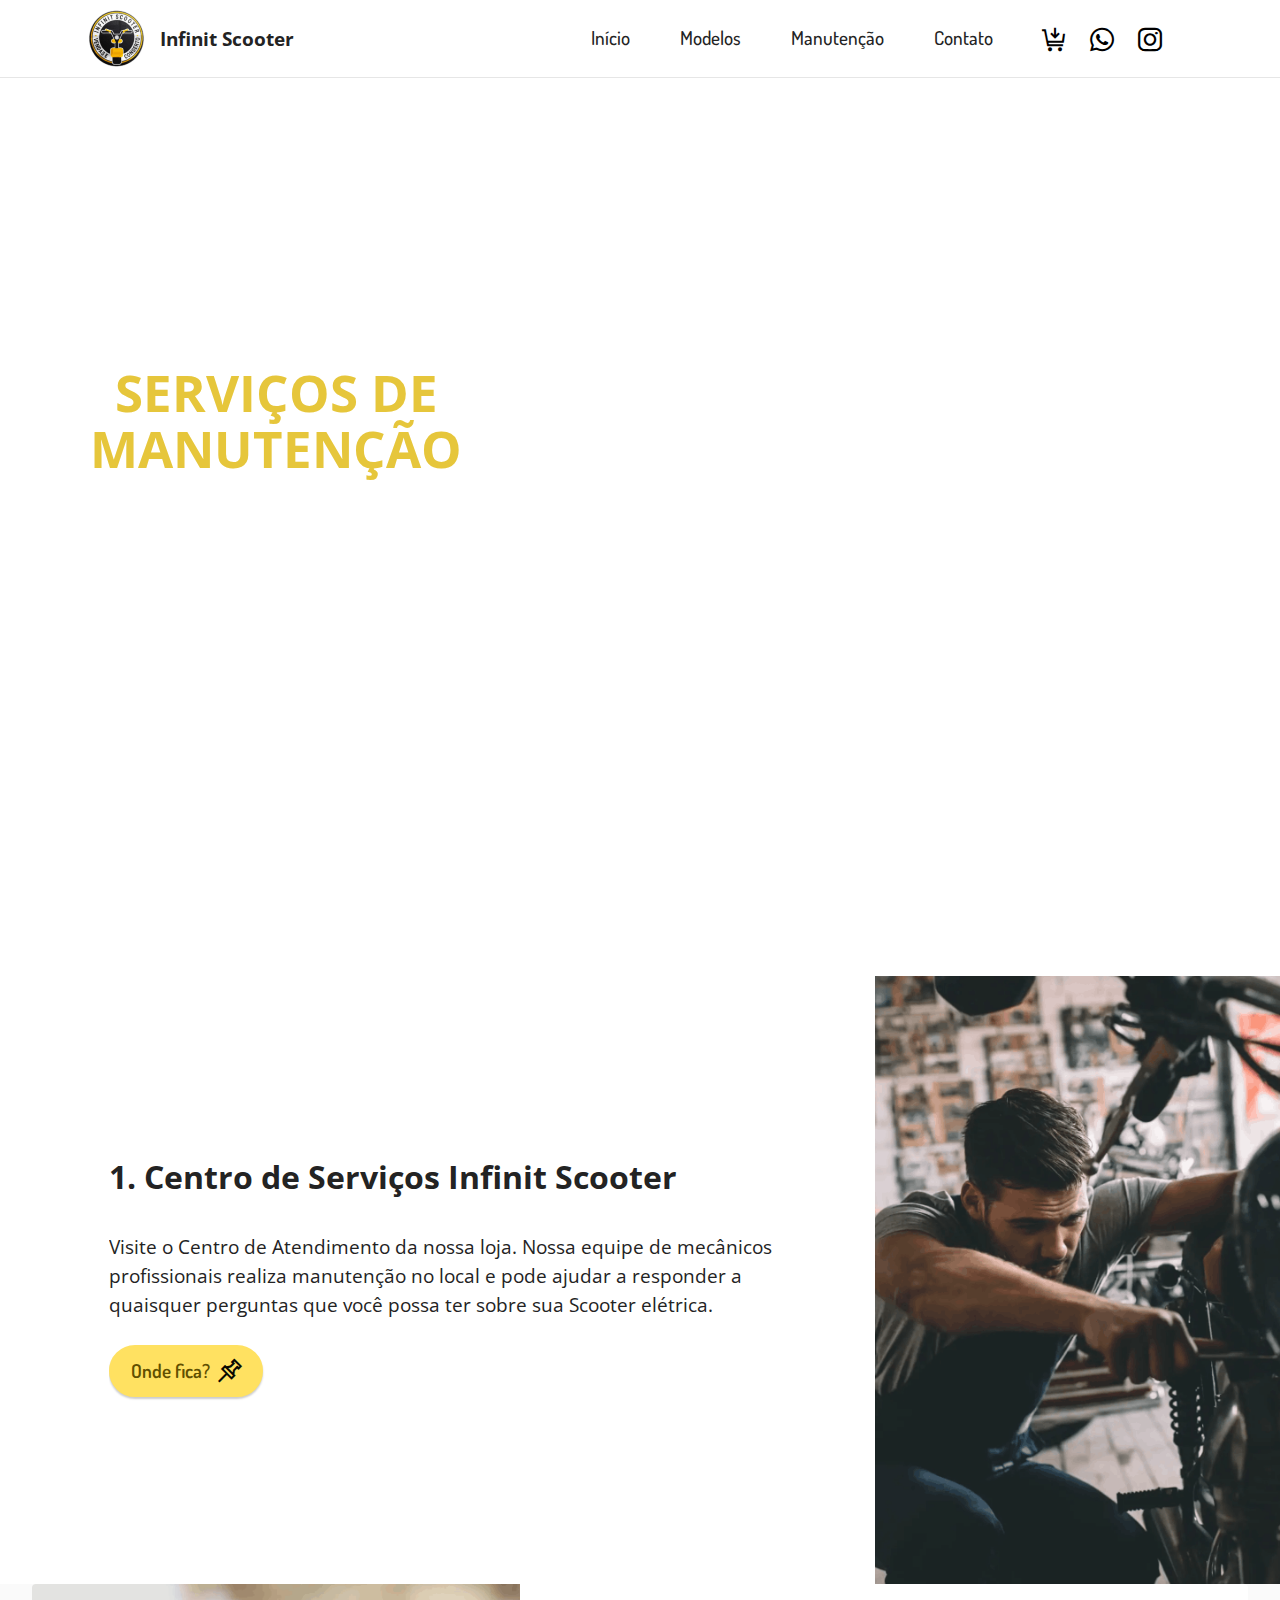
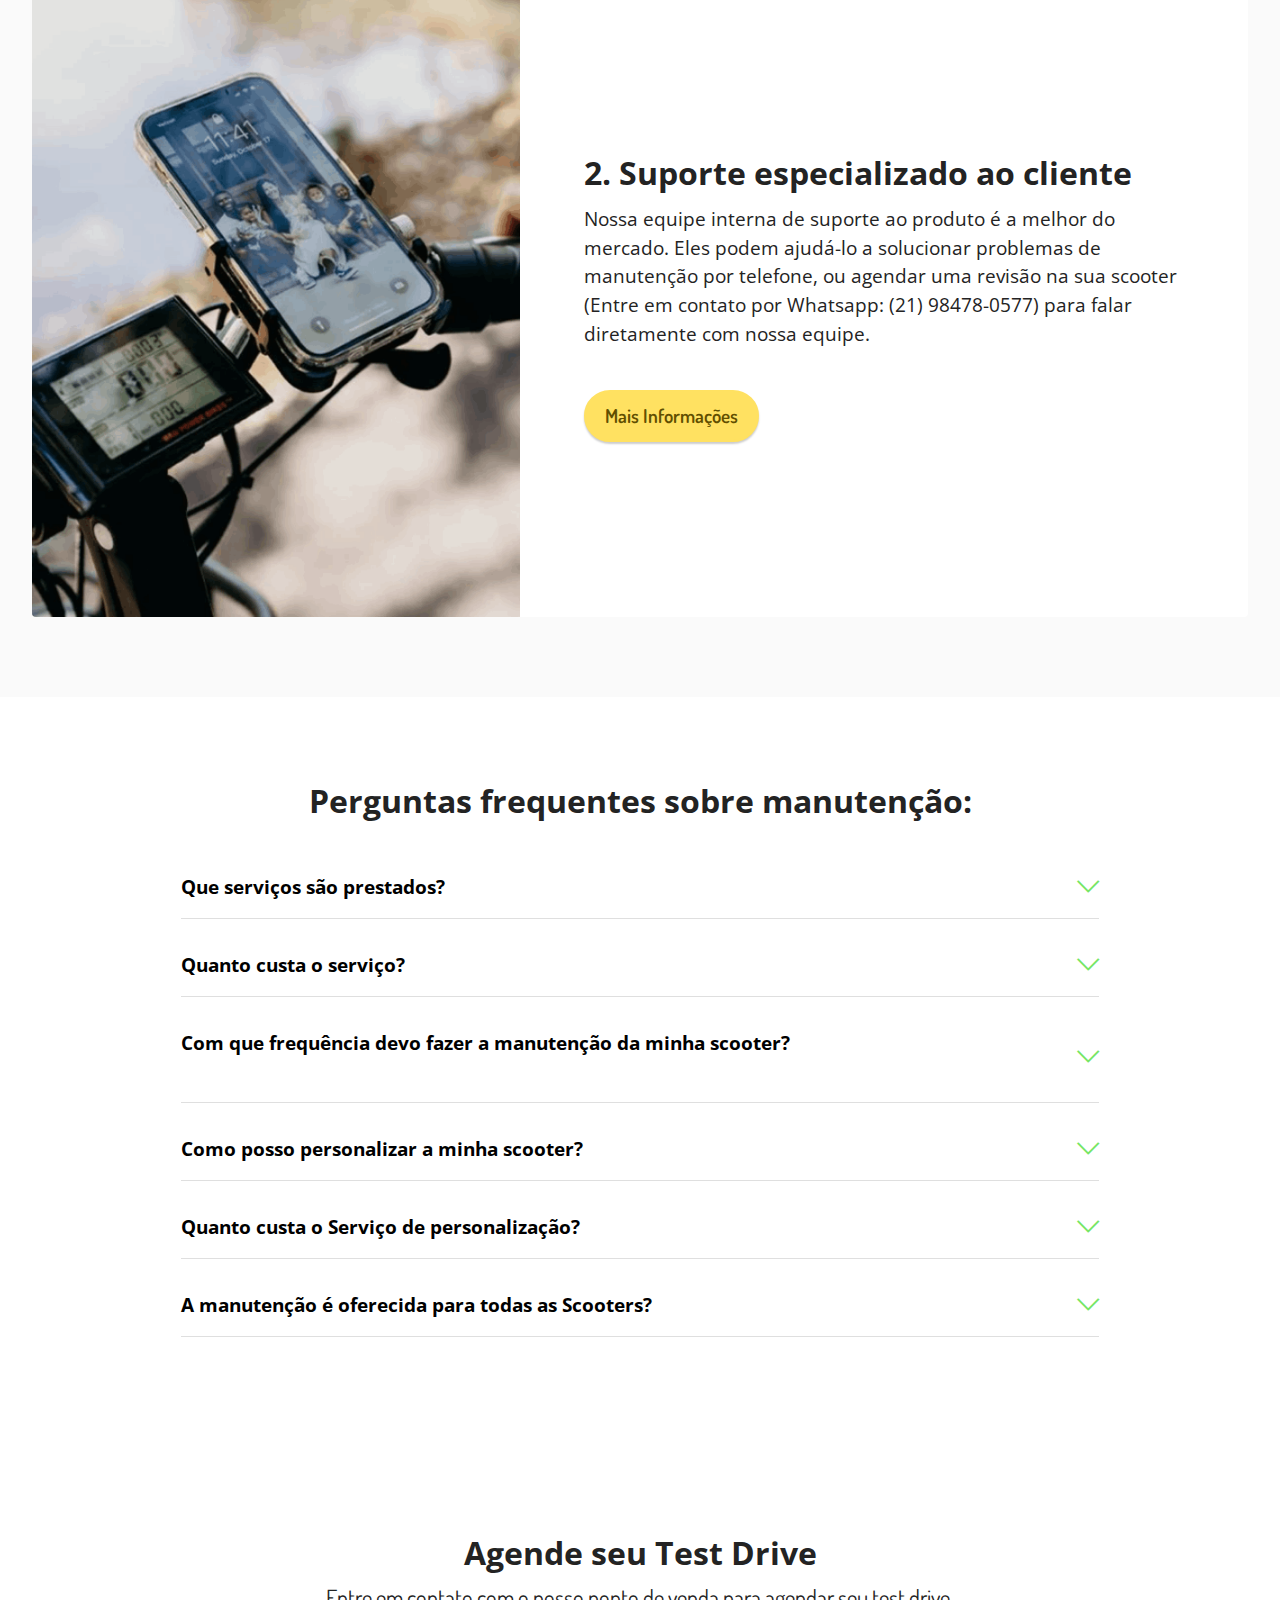
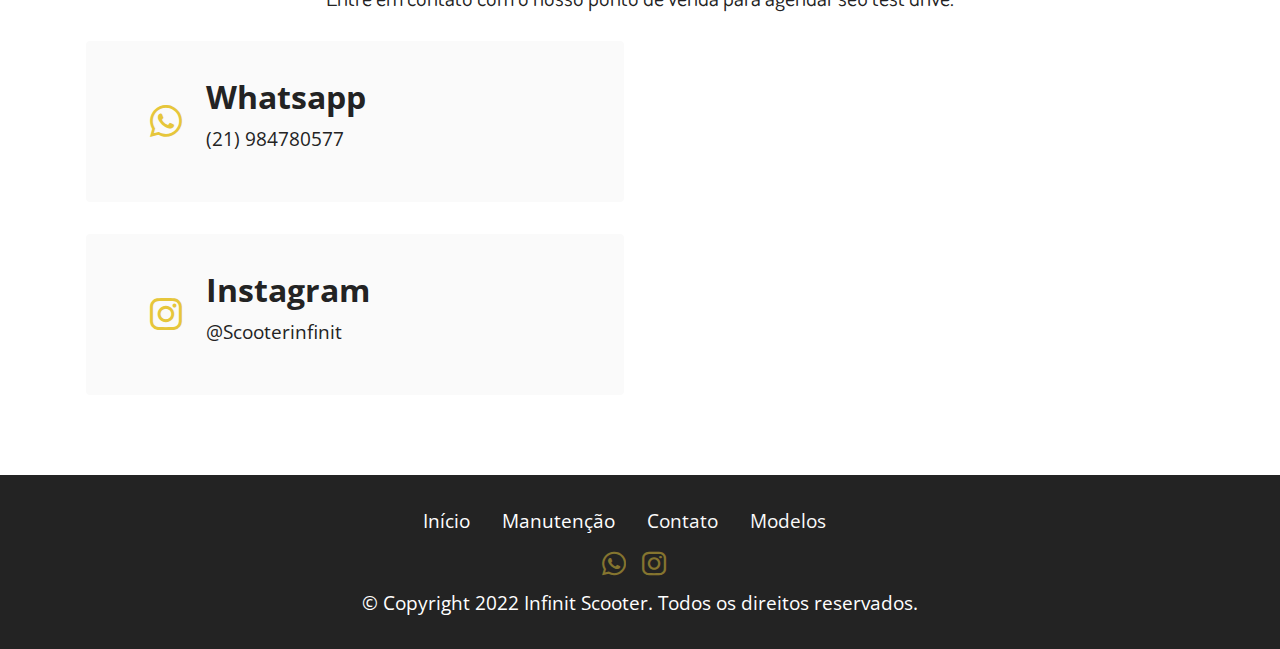
<file: manutencao.html>
<!DOCTYPE html>
<html  >
<head>
  <!-- Site made with Mobirise Website Builder v5.6.13, https://mobirise.com -->
  <meta charset="UTF-8">
  <meta http-equiv="X-UA-Compatible" content="IE=edge">
  <meta name="generator" content="Mobirise v5.6.13, mobirise.com">
  <meta name="twitter:card" content="summary_large_image"/>
  <meta name="twitter:image:src" content="">
  <meta property="og:image" content="">
  <meta name="twitter:title" content="Infinit Scooter | Manutenção">
  <meta name="viewport" content="width=device-width, initial-scale=1, minimum-scale=1">
  <link rel="shortcut icon" href="assets/images/android-icon-121x121.png" type="image/x-icon">
  <meta name="description" content="">
  
  
  <title>Infinit Scooter | Manutenção</title>
  <link rel="stylesheet" href="assets/web/assets/mobirise-icons2/mobirise2.css">
  <link rel="stylesheet" href="assets/web/assets/mobirise-icons/mobirise-icons.css">
  <link rel="stylesheet" href="assets/bootstrap/css/bootstrap.min.css">
  <link rel="stylesheet" href="assets/bootstrap/css/bootstrap-grid.min.css">
  <link rel="stylesheet" href="assets/bootstrap/css/bootstrap-reboot.min.css">
  <link rel="stylesheet" href="assets/animatecss/animate.css">
  <link rel="stylesheet" href="assets/dropdown/css/style.css">
  <link rel="stylesheet" href="assets/socicon/css/styles.css">
  <link rel="stylesheet" href="assets/theme/css/style.css">
  <link rel="preload" href="https://fonts.googleapis.com/css?family=Open+Sans:300,400,500,600,700,800,300i,400i,500i,600i,700i,800i&display=swap" as="style" onload="this.onload=null;this.rel='stylesheet'">
  <noscript><link rel="stylesheet" href="https://fonts.googleapis.com/css?family=Open+Sans:300,400,500,600,700,800,300i,400i,500i,600i,700i,800i&display=swap"></noscript>
  <link rel="preload" href="https://fonts.googleapis.com/css?family=Dosis:200,300,400,500,600,700,800&display=swap" as="style" onload="this.onload=null;this.rel='stylesheet'">
  <noscript><link rel="stylesheet" href="https://fonts.googleapis.com/css?family=Dosis:200,300,400,500,600,700,800&display=swap"></noscript>
  <link rel="preload" as="style" href="assets/mobirise/css/mbr-additional.css"><link rel="stylesheet" href="assets/mobirise/css/mbr-additional.css" type="text/css">
  
  
  
  
</head>
<body>
  
  <section data-bs-version="5.1" class="menu cid-thg5z3stwM" once="menu" id="menu1-21">
    
    <nav class="navbar navbar-dropdown navbar-fixed-top navbar-expand-lg">
        <div class="container">
            <div class="navbar-brand">
                <span class="navbar-logo">
                    
                        <img src="assets/images/android-icon-121x121.png" alt="Mobirise Website Builder" style="height: 3.8rem;">
                    
                </span>
                <span class="navbar-caption-wrap"><a class="navbar-caption text-black display-7" href="index.html">Infinit Scooter</a></span>
            </div>
            <button class="navbar-toggler" type="button" data-toggle="collapse" data-bs-toggle="collapse" data-target="#navbarSupportedContent" data-bs-target="#navbarSupportedContent" aria-controls="navbarNavAltMarkup" aria-expanded="false" aria-label="Toggle navigation">
                <div class="hamburger">
                    <span></span>
                    <span></span>
                    <span></span>
                    <span></span>
                </div>
            </button>
            <div class="collapse navbar-collapse" id="navbarSupportedContent">
                <ul class="navbar-nav nav-dropdown nav-right" data-app-modern-menu="true"><li class="nav-item"><a class="nav-link link text-black text-primary display-4" href="index.html">Início</a></li>
                    <li class="nav-item"><a class="nav-link link text-black display-4" href="modelos.html">Modelos</a></li><li class="nav-item"><a class="nav-link link text-black display-4" href="manutencao.html">Manutenção</a></li><li class="nav-item"><a class="nav-link link text-black display-4" href="contato.html">Contato</a></li></ul>
                <div class="icons-menu">
                    <a class="iconfont-wrapper" href="modelos.html" target="_blank">
                        <span class="p-2 mbr-iconfont mobi-mbri-cart-add mobi-mbri"></span>
                    </a>
                    <a class="iconfont-wrapper" href="https://api.whatsapp.com/send?phone=21984780577&text=Ol%C3%A1%2C%20Gostaria%20de%20Tirar%20Algumas%20D%C3%BAvidas!%20" target="_blank">
                        <span class="p-2 mbr-iconfont socicon-whatsapp socicon"></span>
                    </a>
                    <a class="iconfont-wrapper" href="https://www.instagram.com/scooterinfinit/" target="_blank">
                        <span class="p-2 mbr-iconfont socicon-instagram socicon"></span>
                    </a>
                    
                </div>
                
            </div>
        </div>
    </nav>

</section>

<section data-bs-version="5.1" class="header2 cid-tiuxEaHhKc mbr-fullscreen" data-bg-video="https://vimeo.com/753649441" id="header2-82">

    

    <div class="mbr-fallback-image disabled"></div>
    

    <div class="container-fluid">
        <div class="row">
            <div class="col-12 col-lg-5">
                <h1 class="mbr-section-title mbr-fonts-style mb-3 display-1"><strong>SERVIÇOS DE MANUTENÇÃO</strong></h1>
                <h2 class="mbr-section-subtitle mbr-fonts-style mb-3 display-2">Acreditamos que se locomover deve ser a melhor parte do seu dia. É por isso que estamos comprometidos em mantê-lo andando.
<div>Seja um ajuste, personalização, manutenção ou reparo de pneu furado; se a sua scooter precisar algum serviço, existem duas maneiras de nos contatar.</div></h2>
                
                
            </div>
        </div>
    </div>
</section>

<section data-bs-version="5.1" class="features18 cid-thg5z496oD" id="features19-22">

    

    
    
    <div>
        <div class="row justify-content-center">
            <div class="card col-12 col-lg offset-lg-1">
                <div class="card-wrapper">
                    <h6 class="card-title mbr-fonts-style mb-4 display-5"><strong>1. Centro de Serviços Infinit Scooter</strong></h6>
                    <p class="mbr-text mbr-fonts-style display-7">Visite o Centro de Atendimento da nossa loja. Nossa equipe de mecânicos profissionais realiza manutenção no local e pode ajudar a responder a quaisquer perguntas que você possa ter sobre sua Scooter elétrica.</p>
                    <div class="mbr-section-btn"><a class="btn btn-warning display-4" href="https://www.google.com/maps/place/Infinit+scooter+eletrica/@-22.9361164,-43.382614,15z/data=!4m5!3m4!1s0x0:0x65577a7add7eebd1!8m2!3d-22.9361164!4d-43.382614" target="_blank"><span class="mobi-mbri mobi-mbri-pin mbr-iconfont mbr-iconfont-btn" style="color: rgb(10, 8, 1);"></span>Onde fica?</a></div>
                </div>
            </div>
            <div class="col-12 col-lg-4">
                <div class="image-wrapper">
                    <img src="assets/images/249328-reservada-para-andressa-entregar-ate-1910-as-22h-mecanico-de-motos-entenda-como-funciona-essa-1036x692.png" alt="Mobirise Website Builder">
                </div>
            </div>
        </div>
    </div>
</section>

<section data-bs-version="5.1" class="features6 cid-tmflq3oJvc" id="features7-9j">
    <!---->
    

    
    
    <div class="container-fluid">
        <div class="card-wrapper">
            <div class="row align-items-center">
                <div class="col-12 col-lg-5">
                    <div class="image-wrapper">
                        <img src="assets/images/screenshot-2-542x703.png" alt="Mobirise Website Builder">
                    </div>
                </div>
                <div class="col-12 col-lg">
                    <div class="text-box">
                        <h5 class="mbr-title mbr-fonts-style display-5"><strong>2. Suporte especializado ao cliente</strong></h5>
                        <p class="mbr-text mbr-fonts-style display-7">Nossa equipe interna de suporte ao produto é a melhor do mercado. Eles podem ajudá-lo a solucionar problemas de manutenção por telefone, ou agendar uma revisão na sua scooter (Entre em contato por Whatsapp: (21) 98478-0577) para falar diretamente com nossa equipe.</p>
                        
                        <div class="mbr-section-btn pt-3"><a href="https://api.whatsapp.com/send?phone=5581984460411&text=Ol%C3%A1%2C%20Gostaria%20de%20tirar%20algumas%20d%C3%BAvidas!" class="btn btn-warning display-4" target="_blank">Mais Informações</a></div>
                    </div>
                </div>
            </div>
        </div>
    </div>
</section>

<section data-bs-version="5.1" class="content17 cid-ti7hOVBUun" id="content17-6g">

    

    
    
    
    <div class="container">
        
            <div class="row justify-content-center">
                <div class="col-12 col-md-10">
                    <div class="section-head align-center mb-4">
                        <h3 class="mbr-section-title mb-0 mbr-fonts-style display-5">
                            <strong>Perguntas frequentes sobre manutenção:</strong></h3>
                        
                    </div>
                    
                    <div id="bootstrap-toggle" class="toggle-panel accordionStyles tab-content">
                        <div class="card mb-3">
                            <div class="card-header" role="tab" id="headingOne">
                                <a role="button" class="collapsed panel-title text-black" data-toggle="collapse" data-bs-toggle="collapse" data-core="" href="#collapse1_20" aria-expanded="false" aria-controls="collapse1">
                                    <h6 class="panel-title-edit mbr-fonts-style mb-0 display-7"><strong>Que serviços são prestados?</strong></h6>
                                    <span class="sign mbr-iconfont mbri-arrow-down"></span>
                                </a>
                            </div>
                            <div id="collapse1_20" class="panel-collapse noScroll collapse" role="tabpanel" aria-labelledby="headingOne">
                                <div class="panel-body">
                                    <p class="mbr-fonts-style panel-text display-7">Oferecemos serviço completo para Scooters elétrica- todos os anos e todos os modelos (sujeito à disponibilidade de peças). Nossa equipe de mecânicos treinados oferece educação básica de serviço, manutenção e personalização. Também oferecemos inspeções pós-colisão. Traga a sua Scooter para um diagnóstico.</p>
                                </div>
                            </div>
                        </div>
                        <div class="card mb-3">
                            <div class="card-header" role="tab" id="headingTwo">
                                <a role="button" class="collapsed panel-title text-black" data-toggle="collapse" data-bs-toggle="collapse" data-core="" href="#collapse2_20" aria-expanded="false" aria-controls="collapse2">
                                    <h6 class="panel-title-edit mbr-fonts-style mb-0 display-7"><strong>Quanto custa o serviço?</strong></h6>
                                    <span class="sign mbr-iconfont mbri-arrow-down"></span>
                                </a>

                            </div>
                            <div id="collapse2_20" class="panel-collapse noScroll collapse" role="tabpanel" aria-labelledby="headingTwo">
                                <div class="panel-body">
                                    <p class="mbr-fonts-style panel-text display-7">O preço varia de acordo com o serviço que você selecionar. Entre em contato diretamente com a nossa loja ou&nbsp; com nosso whatsapp para obter os serviços e preços disponíveis.</p>
                                </div>
                            </div>
                        </div>
                        <div class="card mb-3">
                            <div class="card-header" role="tab" id="headingThree">
                                <a role="button" class="collapsed panel-title text-black" data-toggle="collapse" data-bs-toggle="collapse" data-core="" href="#collapse3_20" aria-expanded="false" aria-controls="collapse3">
                                    <h6 class="panel-title-edit mbr-fonts-style mb-0 display-7"><strong>Com que frequência devo fazer a manutenção da minha scooter?
</strong><div><strong><br></strong></div></h6>
                                    <span class="sign mbr-iconfont mbri-arrow-down"></span>
                                </a>
                            </div>
                            <div id="collapse3_20" class="panel-collapse noScroll collapse" role="tabpanel" aria-labelledby="headingThree">
                                <div class="panel-body">
                                    <p class="mbr-fonts-style panel-text display-7">Como regra, recomendamos um ajuste básico pelo menos a cada seis meses, mas ficar de olho em como, onde e quando você pilota pode ajudá-lo a desenvolver uma rotina mais personalizada</p>
                                </div>
                            </div>
                        </div>
                        <div class="card mb-3">
                            <div class="card-header" role="tab" id="headingThree">
                                <a role="button" class="collapsed panel-title text-black" data-toggle="collapse" data-bs-toggle="collapse" data-core="" href="#collapse4_20" aria-expanded="false" aria-controls="collapse4">
                                    <h6 class="panel-title-edit mbr-fonts-style mb-0 display-7"><strong>Como posso personalizar a minha scooter?</strong></h6>
                                    <span class="sign mbr-iconfont mbri-arrow-down"></span>
                                </a>
                            </div>
                            <div id="collapse4_20" class="panel-collapse noScroll collapse" role="tabpanel" aria-labelledby="headingThree">
                                <div class="panel-body">
                                    <p class="mbr-fonts-style panel-text display-7">
                                       Nosso centro de serviço pode personalizar sua scooter por uma taxa. Se você ainda não comprou a sua, haverá opções de personalização durante o checkout.</p>
                                </div>
                            </div>
                        </div>
                        <div class="card mb-3">
                            <div class="card-header" role="tab" id="headingThree">
                                <a role="button" class="collapsed panel-title text-black" data-toggle="collapse" data-bs-toggle="collapse" data-core="" href="#collapse5_20" aria-expanded="false" aria-controls="collapse5">
                                   <h6 class="panel-title-edit mbr-fonts-style mb-0 display-7"><strong>Quanto custa o Serviço de personalização?</strong></h6>
                                        <span class="mbr-iconfont mobi-mbri-arrow-down mobi-mbri"></span>
                                </a>
                            </div>
                            <div id="collapse5_20" class="panel-collapse noScroll collapse" role="tabpanel" aria-labelledby="headingThree">
                                <div class="panel-body">
                                    <p class="mbr-fonts-style panel-text display-7">
                                       O preço varia de acordo com o serviço que você selecionar. Entre em contato diretamente com o nosso whatsapp para obter os serviços e preços disponíveis.</p>
                                </div>
                            </div>
                        </div>
                        <div class="card mb-3">
                            <div class="card-header" role="tab" id="headingThree">
                                <a role="button" class="collapsed panel-title text-black" data-toggle="collapse" data-bs-toggle="collapse" data-core="" href="#collapse6_20" aria-expanded="false" aria-controls="collapse6">
                                    <h6 class="panel-title-edit mbr-fonts-style mb-0 display-7"><strong>A manutenção é oferecida para todas as Scooters?</strong></h6>
                                    <span class="mbr-iconfont mobi-mbri-arrow-down mobi-mbri"></span>
                                </a>
                            </div>
                            <div id="collapse6_20" class="panel-collapse noScroll collapse" role="tabpanel" aria-labelledby="headingThree">
                                <div class="panel-body">
                                    <p class="mbr-fonts-style panel-text display-7">
                                       Nosso Centro de Serviço pode oferecer mão de obra para manutenção e reparos para todas as Scooters. As peças estão sujeitas à disponibilidade. Se você tiver uma peça específica em mente, sinta-se à vontade para entrar em contato com o nosso whatsapp.</p>
                                </div>
                            </div>
                        </div>
                    </div>
                </div>
            </div>
        </div>
</section>

<section data-bs-version="5.1" class="contacts3 map1 cid-tiz293EuuQ" id="contacts3-8u">

    

    
    
    <div class="container">
        <div class="mbr-section-head">
            <h3 class="mbr-section-title mbr-fonts-style align-center mb-0 display-5">
                <strong>Agende seu Test Drive</strong></h3>
            <h4 class="mbr-section-subtitle mbr-fonts-style align-center mb-0 mt-2 display-2">Entre em contato com o nosso ponto de venda para agendar seu test drive.</h4>
        </div>
        <div class="row justify-content-center mt-4">
            <div class="card col-12 col-md-6">
                <div class="card-wrapper">
                    <div class="image-wrapper">
                        <a href="https://api.whatsapp.com/send?phone=21984780577&text=Ol%C3%A1%2C%20Gostaria%20de%20Tirar%20Algumas%20D%C3%BAvidas!%20" target="_blank"><span class="mbr-iconfont socicon-whatsapp socicon" style="color: rgb(230, 198, 59); fill: rgb(230, 198, 59);"></span></a>
                    </div>
                    <div class="text-wrapper">
                        <h6 class="card-title mbr-fonts-style mb-1 display-5">
                            <strong>Whatsapp</strong></h6>
                        <p class="mbr-text mbr-fonts-style display-7"><a href="https://api.whatsapp.com/send?phone=21984780577&text=Ol%C3%A1%2C%20Gostaria%20de%20Tirar%20Algumas%20D%C3%BAvidas!%20" class="text-black text-primary" target="_blank">(21) 984780577</a></p>
                    </div>
                </div>
                <div class="card-wrapper">
                    <div class="image-wrapper">
                        <span class="mbr-iconfont socicon-instagram socicon" style="color: rgb(230, 198, 59); fill: rgb(230, 198, 59);"></span>
                    </div>
                    <div class="text-wrapper">
                        <h6 class="card-title mbr-fonts-style mb-1 display-5">
                            <strong>Instagram</strong></h6>
                        <p class="mbr-text mbr-fonts-style display-7">@Scooterinfinit</p>
                    </div>
                </div>
            </div>
            <div class="map-wrapper col-12 col-md-6">
                <div class="google-map"><iframe frameborder="0" style="border:0" src="https://www.google.com/maps/embed/v1/place?key=AIzaSyDk89J4FSunMF33ruMVWJaJht_Ro0kvoXs&amp;q=Estrada do Guerengue, 2076 - Loja D - Taquara, Rio de Janeiro - RJ 22713-001" allowfullscreen=""></iframe></div>
            </div>
        </div>
    </div>
</section>

<section data-bs-version="5.1" class="footer3 cid-tizXRCRn0K" once="footers" id="footer3-94">

    

    

    <div class="container">
        <div class="media-container-row align-center mbr-white">
            <div class="row row-links">
                <ul class="foot-menu">
                    
                    
                    
                    
                    
                <li class="foot-menu-item mbr-fonts-style display-7"><a href="index.html" class="text-info">Início</a></li><li class="foot-menu-item mbr-fonts-style display-7"><a href="manutencao.html" class="text-info">Manutenção</a></li><li class="foot-menu-item mbr-fonts-style display-7"><a href="contato.html" class="text-white">Contato</a></li><li class="foot-menu-item mbr-fonts-style display-7"><a href="modelos.html" class="text-white">Modelos</a></li><li class="foot-menu-item mbr-fonts-style display-7"></li></ul>
            </div>
            <div class="row social-row">
                <div class="social-list align-right pb-2">
                    
                    
                    
                    
                    
                    
                <div class="soc-item">
                        <a href="https://api.whatsapp.com/send?phone=21984780577&text=Ol%C3%A1%2C%20Gostaria%20de%20Tirar%20Algumas%20D%C3%BAvidas!%20" target="_blank">
                            <span class="mbr-iconfont mbr-iconfont-social socicon-whatsapp socicon" style="color: rgb(230, 198, 59); fill: rgb(230, 198, 59);"></span>
                        </a>
                    </div><div class="soc-item">
                        <a href="https://www.instagram.com/scooterinfinit/" target="_blank">
                            <span class="mbr-iconfont mbr-iconfont-social socicon-instagram socicon" style="color: rgb(230, 198, 59); fill: rgb(230, 198, 59);"></span>
                        </a>
                    </div></div>
            </div>
            <div class="row row-copirayt">
                <p class="mbr-text mb-0 mbr-fonts-style mbr-white align-center display-7">
                    © Copyright 2022 Infinit Scooter. Todos os direitos reservados.
                </p>
            </div>
        </div>
    </div>
<section class="display-7" >

        <a href="https://mobiri.se/286851e" >
        <p style="margin: 0;text-align: center;" class="display-7"></p>
        <a href="https://mobirise.com/%22%3E%22%3E
    </section>

    <script src="assets/bootstrap/js/bootstrap.bundle.min.js"></script>
    <script src="assets/parallax/jarallax.js"></script>
    <script src="assets/smoothscroll/smooth-scroll.js"></script>
    <script src="assets/ytplayer/index.js"></script>
    <script src="assets/vimeoplayer/player.js"></script>
    <script src="assets/dropdown/js/navbar-dropdown.js"></script>
    <script src="assets/embla/embla.min.js"></script>
    <script src="assets/embla/script.js"></script>
    <script src="assets/theme/js/script.js"></script>
    <script src="assets/bootstrap/js/bootstrap.bundle.min.js"></script>

</body>

</html>
</file>
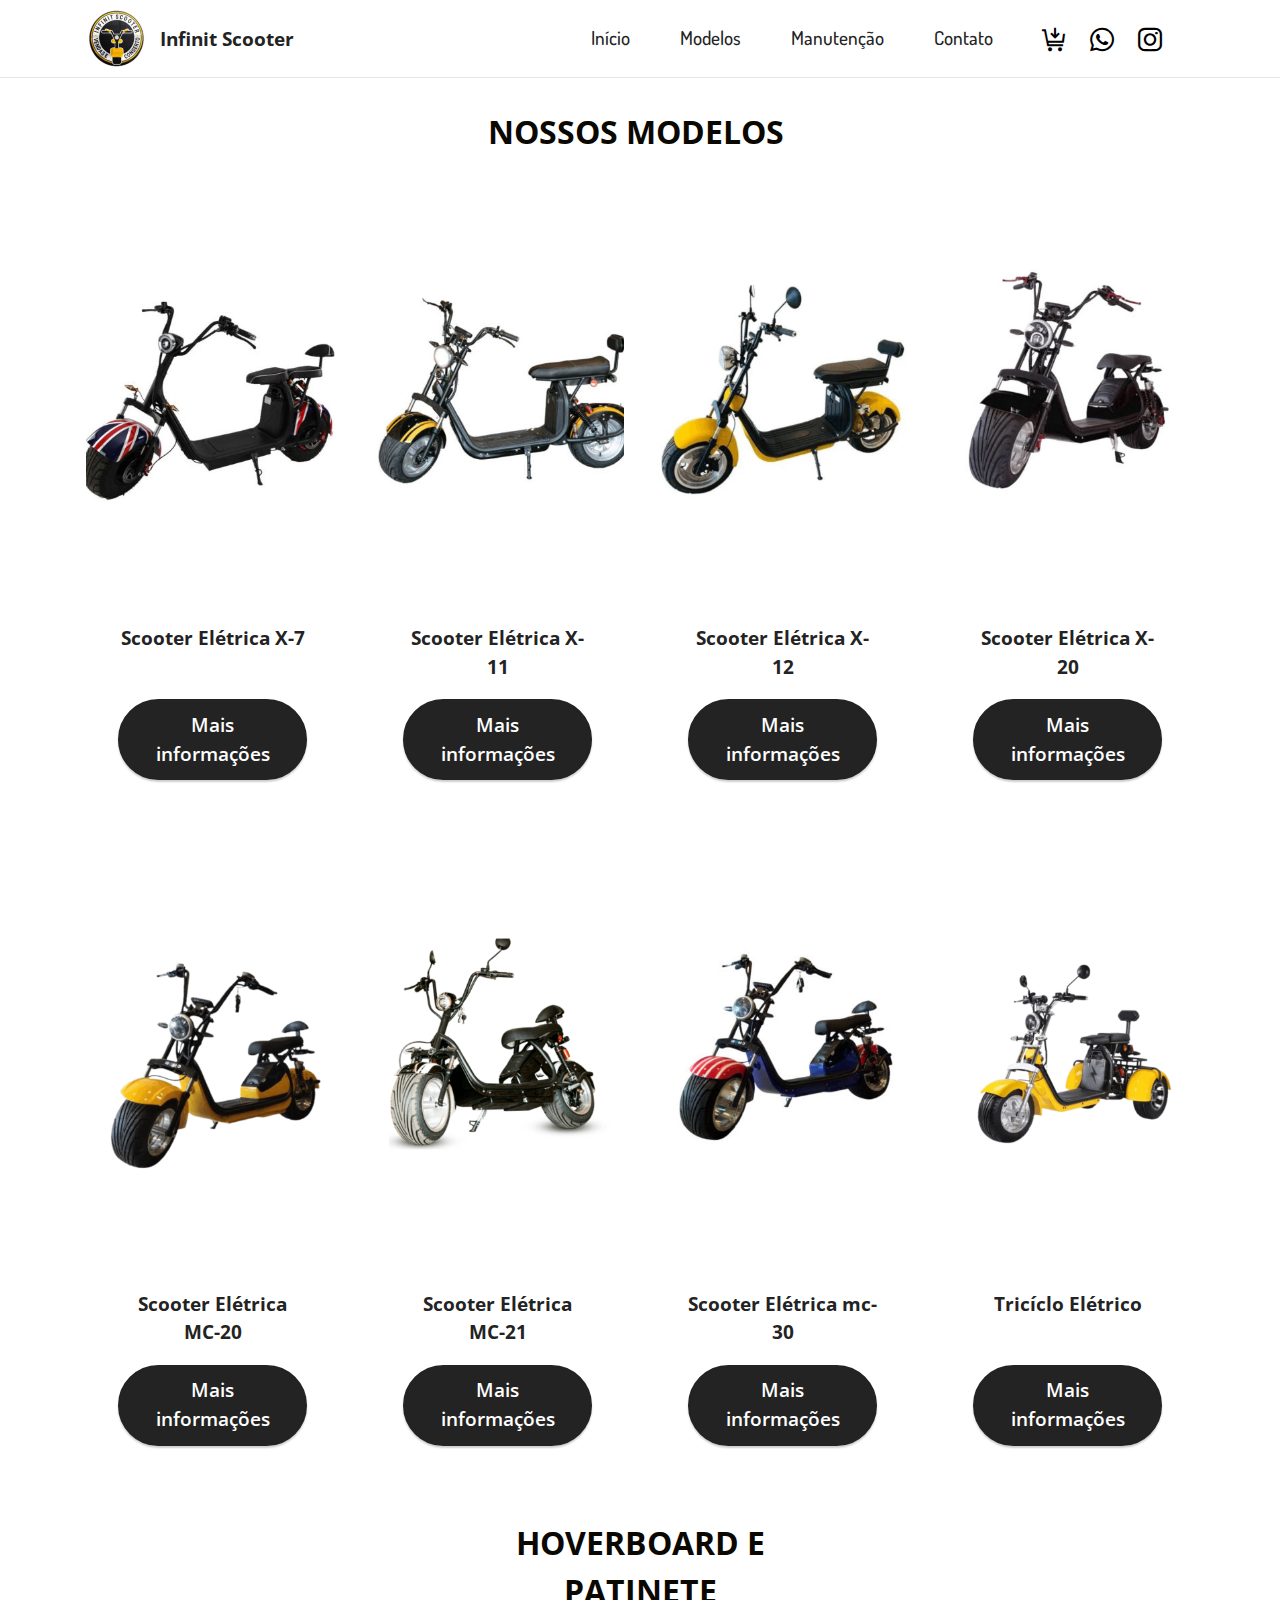
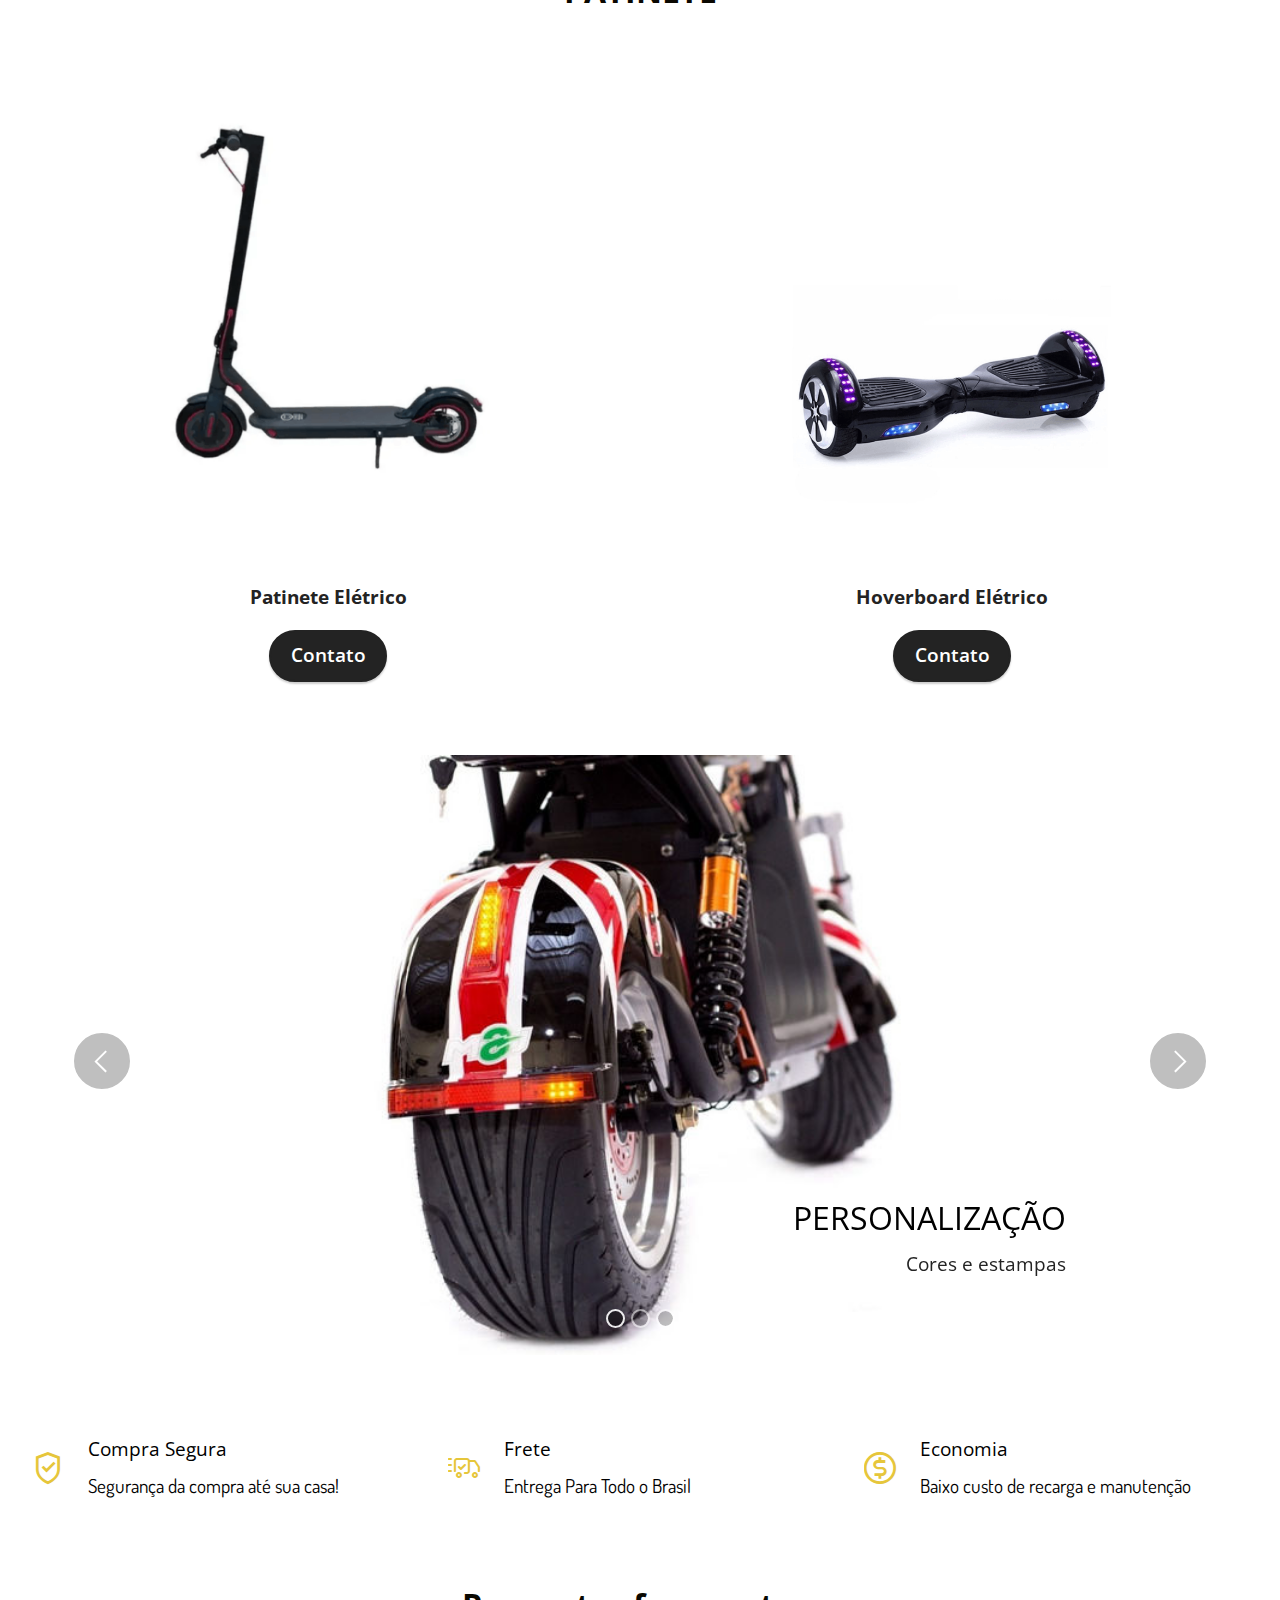
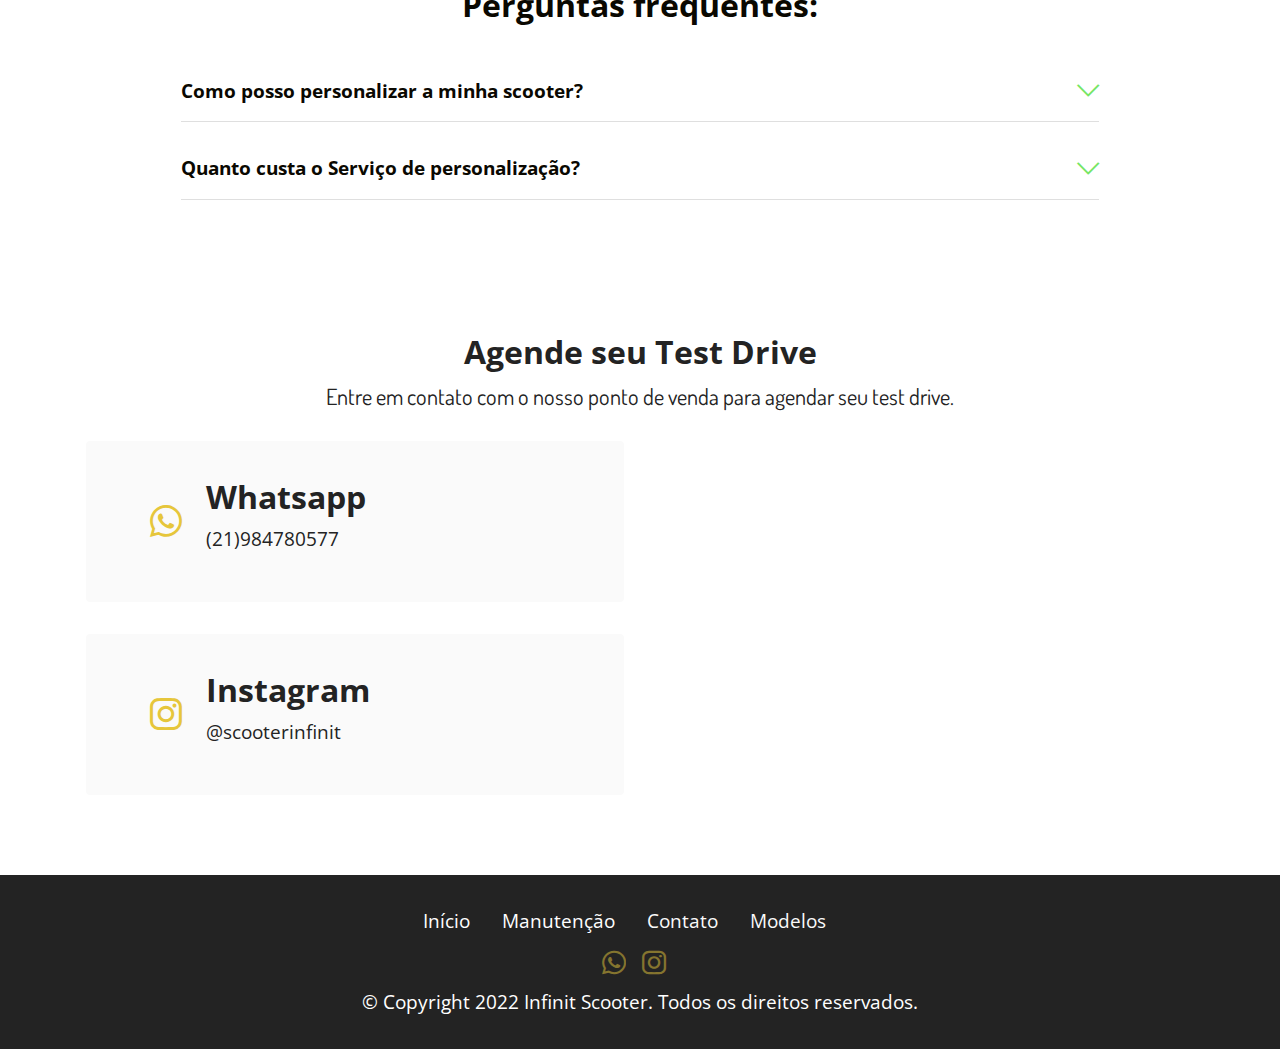
<file: modelos.html>
<!DOCTYPE html>
<html  >
<head>
  <!-- Site made with Mobirise Website Builder v5.6.11, https://mobirise.com -->
  <meta charset="UTF-8">
  <meta http-equiv="X-UA-Compatible" content="IE=edge">
  <meta name="generator" content="Mobirise v5.6.11, mobirise.com">
  <meta name="twitter:card" content="summary_large_image"/>
  <meta name="twitter:image:src" content="">
  <meta property="og:image" content="">
  <meta name="twitter:title" content="Infinit Scooter | Modelos">
  <meta name="viewport" content="width=device-width, initial-scale=1, minimum-scale=1">
  <link rel="shortcut icon" href="assets/images/android-icon-121x121.png" type="image/x-icon">
  <meta name="description" content="">
  
  
  <title>Infinit Scooter | Modelos</title>
  <link rel="stylesheet" href="assets/web/assets/mobirise-icons2/mobirise2.css">
  <link rel="stylesheet" href="assets/web/assets/mobirise-icons-bold/mobirise-icons-bold.css">
  <link rel="stylesheet" href="assets/web/assets/mobirise-icons/mobirise-icons.css">
  <link rel="stylesheet" href="assets/bootstrap/css/bootstrap.min.css">
  <link rel="stylesheet" href="assets/bootstrap/css/bootstrap-grid.min.css">
  <link rel="stylesheet" href="assets/bootstrap/css/bootstrap-reboot.min.css">
  <link rel="stylesheet" href="assets/animatecss/animate.css">
  <link rel="stylesheet" href="assets/dropdown/css/style.css">
  <link rel="stylesheet" href="assets/socicon/css/styles.css">
  <link rel="stylesheet" href="assets/theme/css/style.css">
  <link rel="preload" href="https://fonts.googleapis.com/css?family=Open+Sans:300,400,500,600,700,800,300i,400i,500i,600i,700i,800i&display=swap" as="style" onload="this.onload=null;this.rel='stylesheet'">
  <noscript><link rel="stylesheet" href="https://fonts.googleapis.com/css?family=Open+Sans:300,400,500,600,700,800,300i,400i,500i,600i,700i,800i&display=swap"></noscript>
  <link rel="preload" href="https://fonts.googleapis.com/css?family=Dosis:200,300,400,500,600,700,800&display=swap" as="style" onload="this.onload=null;this.rel='stylesheet'">
  <noscript><link rel="stylesheet" href="https://fonts.googleapis.com/css?family=Dosis:200,300,400,500,600,700,800&display=swap"></noscript>
  <link rel="preload" as="style" href="assets/mobirise/css/mbr-additional.css"><link rel="stylesheet" href="assets/mobirise/css/mbr-additional.css" type="text/css">
  
  
  
  
</head>
<body>
  
  <section data-bs-version="5.1" class="menu cid-thfLHNtNrX" once="menu" id="menu1-10">
    
    <nav class="navbar navbar-dropdown navbar-fixed-top navbar-expand-lg">
        <div class="container">
            <div class="navbar-brand">
                <span class="navbar-logo">
                    
                        <img src="assets/images/android-icon-121x121.png" alt="Mobirise Website Builder" style="height: 3.8rem;">
                    
                </span>
                <span class="navbar-caption-wrap"><a class="navbar-caption text-black display-7" href="index.html">Infinit Scooter</a></span>
            </div>
            <button class="navbar-toggler" type="button" data-toggle="collapse" data-bs-toggle="collapse" data-target="#navbarSupportedContent" data-bs-target="#navbarSupportedContent" aria-controls="navbarNavAltMarkup" aria-expanded="false" aria-label="Toggle navigation">
                <div class="hamburger">
                    <span></span>
                    <span></span>
                    <span></span>
                    <span></span>
                </div>
            </button>
            <div class="collapse navbar-collapse" id="navbarSupportedContent">
                <ul class="navbar-nav nav-dropdown nav-right" data-app-modern-menu="true"><li class="nav-item"><a class="nav-link link text-black text-primary display-4" href="index.html">Início</a></li>
                    <li class="nav-item"><a class="nav-link link text-black display-4" href="modelos.html">Modelos</a></li><li class="nav-item"><a class="nav-link link text-black display-4" href="manutencao.html">Manutenção</a></li><li class="nav-item"><a class="nav-link link text-black display-4" href="contato.html">Contato</a></li></ul>
                <div class="icons-menu">
                    <a class="iconfont-wrapper" href="modelos.html" target="_blank">
                        <span class="p-2 mbr-iconfont mobi-mbri-cart-add mobi-mbri"></span>
                    </a>
                    <a class="iconfont-wrapper" href="https://api.whatsapp.com/send?phone=21984780577&text=Ol%C3%A1%2C%20Gostaria%20de%20Tirar%20Algumas%20D%C3%BAvidas!%20" target="_blank">
                        <span class="p-2 mbr-iconfont socicon-whatsapp socicon"></span>
                    </a>
                    <a class="iconfont-wrapper" href="https://www.instagram.com/scooterinfinit/" target="_blank">
                        <span class="p-2 mbr-iconfont socicon-instagram socicon"></span>
                    </a>
                    
                </div>
                
            </div>
        </div>
    </nav>

</section>

<section data-bs-version="5.1" class="gallery2 cid-thfPIE1ZbX" id="gallery2-1g">
    
    
    <div class="container">
        <div class="mbr-section-head">
            <h4 class="mbr-section-title mbr-fonts-style align-center mb-0 display-5"><strong>NOSSOS MODELOS&nbsp;</strong></h4>
            
        </div>
        <div class="row mt-4">
            
            
            <div class="item features-image сol-12 col-md-6 col-lg-3 active">
                <div class="item-wrapper">
                    <div class="item-img">
                        <img src="assets/images/1-596x596.jpg" alt="Mobirise Website Builder" data-slide-to="0" data-bs-slide-to="0">
                    </div>
                    <div class="item-content">
                        
                        <h6 class="item-subtitle mbr-fonts-style mt-1 display-7"><strong>Scooter Elétrica X-7</strong></h6>
                        
                    </div>
                    <div class="mbr-section-btn item-footer mt-2"><a href="Scooter Elétrica X-7.html" class="btn item-btn btn-black display-7">Mais informações</a></div>
                </div>
            </div>
            <div class="item features-image сol-12 col-md-6 col-lg-3">
                <div class="item-wrapper">
                    <div class="item-img">
                        <img src="assets/images/2-596x596.jpg" alt="Mobirise Website Builder" data-slide-to="1" data-bs-slide-to="1">
                    </div>
                    <div class="item-content">
                        
                        <h6 class="item-subtitle mbr-fonts-style mt-1 display-7"><strong>Scooter Elétrica X-11</strong></h6>
                        
                    </div>
                    <div class="mbr-section-btn item-footer mt-2"><a href="Scooter Elétrica X-11.html" class="btn item-btn btn-black display-7">Mais informações</a></div>
                </div>
            </div><div class="item features-image сol-12 col-md-6 col-lg-3">
                <div class="item-wrapper">
                    <div class="item-img">
                        <img src="assets/images/design-sem-nome-7-596x596.png" alt="Mobirise Website Builder" data-slide-to="2" data-bs-slide-to="2">
                    </div>
                    <div class="item-content">
                        
                        <h6 class="item-subtitle mbr-fonts-style mt-1 display-7"><strong>Scooter Elétrica X-12</strong></h6>
                        
                    </div>
                    <div class="mbr-section-btn item-footer mt-2"><a href="Scooter Elétrica X-12.html" class="btn item-btn btn-black display-7">Mais informações</a></div>
                </div>
            </div><div class="item features-image сol-12 col-md-6 col-lg-3">
                <div class="item-wrapper">
                    <div class="item-img">
                        <img src="assets/images/4-596x596.jpg" alt="Mobirise Website Builder" data-slide-to="3" data-bs-slide-to="3">
                    </div>
                    <div class="item-content">
                        
                        <h6 class="item-subtitle mbr-fonts-style mt-1 display-7"><strong>Scooter Elétrica X-20</strong></h6>
                        
                    </div>
                    <div class="mbr-section-btn item-footer mt-2"><a href="Scooter Elétrica X-20.html" class="btn item-btn btn-black display-7">Mais informações</a></div>
                </div>
            </div><div class="item features-image сol-12 col-md-6 col-lg-3">
                <div class="item-wrapper">
                    <div class="item-img">
                        <img src="assets/images/design-sem-nome-1-596x596.png" alt="Mobirise Website Builder" data-slide-to="4" data-bs-slide-to="4">
                    </div>
                    <div class="item-content">
                        
                        <h6 class="item-subtitle mbr-fonts-style mt-1 display-7"><strong>Scooter Elétrica MC-20</strong></h6>
                        
                    </div>
                    <div class="mbr-section-btn item-footer mt-2"><a href="Scooter Elétrica MC-20.html" class="btn item-btn btn-black display-7">Mais informações</a></div>
                </div>
            </div><div class="item features-image сol-12 col-md-6 col-lg-3">
                <div class="item-wrapper">
                    <div class="item-img">
                        <img src="assets/images/design-sem-nome-3-596x596.png" alt="Mobirise Website Builder" data-slide-to="5" data-bs-slide-to="5">
                    </div>
                    <div class="item-content">
                        
                        <h6 class="item-subtitle mbr-fonts-style mt-1 display-7"><strong>Scooter Elétrica MC-21</strong></h6>
                        
                    </div>
                    <div class="mbr-section-btn item-footer mt-2"><a href="Scooter Elétrica MC-21.html" class="btn item-btn btn-black display-7">Mais informações</a></div>
                </div>
            </div><div class="item features-image сol-12 col-md-6 col-lg-3">
                <div class="item-wrapper">
                    <div class="item-img">
                        <img src="assets/images/7-596x596.jpg" alt="Mobirise Website Builder" data-slide-to="6" data-bs-slide-to="6">
                    </div>
                    <div class="item-content">
                        
                        <h6 class="item-subtitle mbr-fonts-style mt-1 display-7"><strong>Scooter Elétrica mc-30</strong></h6>
                        
                    </div>
                    <div class="mbr-section-btn item-footer mt-2"><a href="Scooter Elétrica MC-30.html" class="btn item-btn btn-black display-7">Mais informações</a></div>
                </div>
            </div><div class="item features-image сol-12 col-md-6 col-lg-3">
                <div class="item-wrapper">
                    <div class="item-img">
                        <img src="assets/images/design-sem-nome-2-596x596.png" alt="Mobirise Website Builder" data-slide-to="7" data-bs-slide-to="7">
                    </div>
                    <div class="item-content">
                        
                        <h6 class="item-subtitle mbr-fonts-style mt-1 display-7"><strong>Tricíclo Elétrico</strong></h6>
                        
                    </div>
                    <div class="mbr-section-btn item-footer mt-2"><a href="Triciclo.html" class="btn item-btn btn-black display-7">Mais informações</a></div>
                </div>
            </div>
        </div>
    </div>
</section>

<section data-bs-version="5.1" class="gallery2 cid-tibIWlZwOL" id="gallery2-7n">
    
    
    <div class="container-fluid">
        <div class="mbr-section-head">
            <h4 class="mbr-section-title mbr-fonts-style align-center mb-0 display-5"><strong>HOVERBOARD E</strong><br><strong>PATINETE</strong></h4>
            
        </div>
        <div class="row mt-4">
            
            
            <div class="item features-image сol-12 col-md-6 col-lg-6 active">
                <div class="item-wrapper">
                    <div class="item-img">
                        <img src="assets/images/carrossel-4-640x640.png" alt="Mobirise Website Builder" data-slide-to="0" data-bs-slide-to="0">
                    </div>
                    <div class="item-content">
                        
                        <h6 class="item-subtitle mbr-fonts-style mt-1 display-7"><strong>Patinete Elétrico</strong></h6>
                        
                    </div>
                    <div class="mbr-section-btn item-footer mt-2"><a href="https://api.whatsapp.com/send?phone=21984780577&text=Ol%C3%A1%2C%20Gostaria%20de%20Tirar%20Algumas%20D%C3%BAvidas!%20" class="btn item-btn btn-black display-7" target="_blank">Contato</a></div>
                </div>
            </div>
            <div class="item features-image сol-12 col-md-6 col-lg-6">
                <div class="item-wrapper">
                    <div class="item-img">
                        <img src="assets/images/carrossel-2-1080x1080.png" alt="Mobirise Website Builder" data-slide-to="1" data-bs-slide-to="1">
                    </div>
                    <div class="item-content">
                        
                        <h6 class="item-subtitle mbr-fonts-style mt-1 display-7"><strong>Hoverboard Elétrico</strong></h6>
                        
                    </div>
                    <div class="mbr-section-btn item-footer mt-2"><a href="https://api.whatsapp.com/send?phone=21984780577&text=Ol%C3%A1%2C%20Gostaria%20de%20Tirar%20Algumas%20D%C3%BAvidas!%20" class="btn item-btn btn-black display-7" target="_blank">Contato</a></div>
                </div>
            </div>
        </div>
    </div>
</section>

<section data-bs-version="5.1" class="slider2 cid-ti50WWAewu" id="slider2-63">
    

    
    <div class="container-fluid">
        <div class="row justify-content-center">
            <div class="col-12 col-md-11 col-lg-12">
                <div class="carousel slide" id="tmfsswCQJ1" data-ride="carousel" data-bs-ride="carousel" data-interval="5000" data-bs-interval="5000">
                    
                    <ol class="carousel-indicators">
                        <li data-slide-to="0" data-bs-slide-to="0" class="active" data-target="#tmfsswCQJ1" data-bs-target="#tmfsswCQJ1"></li>
                        <li data-slide-to="1" data-bs-slide-to="1" data-target="#tmfsswCQJ1" data-bs-target="#tmfsswCQJ1"></li>
                        <li data-slide-to="2" data-bs-slide-to="2" data-target="#tmfsswCQJ1" data-bs-target="#tmfsswCQJ1"></li>
                    </ol>
                    <div class="carousel-inner">
                        
                        <div class="carousel-item slider-image item active">
                            <div class="item-wrapper">
                                <img class="d-block w-100" src="assets/images/d-nq-np-885417-mlb41965832004-052020-o-478x500.jpg" alt="Mobirise Website Builder" data-slide-to="0" data-bs-slide-to="0">
                                <div class="carousel-caption d-none d-md-block">
                                    <h5 class="mbr-section-subtitle mbr-fonts-style display-5">&nbsp; PERSONALIZAÇÃO</h5>
                                    <p class="mbr-section-text mbr-fonts-style display-7">Cores e estampas</p>
                                </div>
                            </div>
                        </div><div class="carousel-item slider-image item">
                            <div class="item-wrapper">
                                <img class="d-block w-100" src="assets/images/cores-1-1900x1069.png" alt="Mobirise Website Builder" data-slide-to="1" data-bs-slide-to="1">
                                <div class="carousel-caption d-none d-md-block">
                                    <h5 class="mbr-section-subtitle mbr-fonts-style display-5"></h5>
                                    <p class="mbr-section-text mbr-fonts-style display-7"></p>
                                </div>
                            </div>
                        </div>
                        <div class="carousel-item slider-image item">
                            <div class="item-wrapper">
                                <img class="d-block w-100" src="assets/images/estampas-1900x1069.png" alt="Mobirise Website Builder" data-slide-to="2" data-bs-slide-to="2">
                                <div class="carousel-caption d-none d-md-block">
                                    <h5 class="mbr-section-subtitle mbr-fonts-style display-5"></h5>
                                    <p class="mbr-section-text mbr-fonts-style display-7"></p>
                                </div>
                            </div>
                        </div>
                    </div>
                    <a class="carousel-control carousel-control-prev" role="button" data-slide="prev" data-bs-slide="prev" href="#tmfsswCQJ1">
                        <span class="mobi-mbri mobi-mbri-arrow-prev" aria-hidden="true"></span>
                        <span class="sr-only visually-hidden">Previous</span>
                    </a>
                    <a class="carousel-control carousel-control-next" role="button" data-slide="next" data-bs-slide="next" href="#tmfsswCQJ1">
                        <span class="mobi-mbri mobi-mbri-arrow-next" aria-hidden="true"></span>
                        <span class="sr-only visually-hidden">Next</span>
                    </a>
                </div>
            </div>
        </div>
    </div>
</section>

<section data-bs-version="5.1" class="features14 cid-thfLHSWVNo" id="features15-15">

    

    
    
    <div class="container-fluid">
        <div class="row justify-content-center">
            <div class="card col-12 col-md-6 col-lg-4">
                <div class="card-wrapper">
                    <span class="mbr-iconfont m-auto mobi-mbri-protect mobi-mbri" style="color: rgb(230, 198, 59); fill: rgb(230, 198, 59);"></span>
                    <div class="card-box">
                        <h4 class="card-title mbr-fonts-style mb-2 display-7">Compra Segura</h4>
                        <h5 class="card-text mbr-fonts-style display-4">Segurança da compra até sua casa!</h5>
                    </div>
                </div>
            </div>
            <div class="card col-12 col-md-6 col-lg-4">
                <div class="card-wrapper">
                    <span class="mbr-iconfont m-auto mbrib-delivery" style="color: rgb(230, 198, 59); fill: rgb(230, 198, 59);"></span>
                    <div class="card-box">
                        <h4 class="card-title mbr-fonts-style mb-2 display-7">Frete&nbsp;</h4>
                        <h5 class="card-text mbr-fonts-style display-4">Entrega Para Todo o Brasil</h5>
                    </div>
                </div>
            </div>
            <div class="card col-12 col-md-6 col-lg-4">
                <div class="card-wrapper">
                    <span class="mbr-iconfont m-auto mobi-mbri-cash mobi-mbri" style="color: rgb(230, 198, 59); fill: rgb(230, 198, 59);"></span>
                    <div class="card-box">
                        <h4 class="card-title mbr-fonts-style mb-2 display-7">
                            Economia</h4>
                        <h5 class="card-text mbr-fonts-style display-4">Baixo custo de recarga e manutenção</h5>
                    </div>

                </div>
            </div>
            
        </div>
    </div>
</section>

<section data-bs-version="5.1" class="content17 cid-tibeR3LFli" id="content17-7d">

    

    
    
    
    <div class="container">
        
            <div class="row justify-content-center">
                <div class="col-12 col-md-10">
                    <div class="section-head align-center mb-4">
                        <h3 class="mbr-section-title mb-0 mbr-fonts-style display-5">
                            <strong>Perguntas frequentes:</strong></h3>
                        
                    </div>
                    
                    <div id="bootstrap-toggle" class="toggle-panel accordionStyles tab-content">
                        <div class="card mb-3">
                            <div class="card-header" role="tab" id="headingOne">
                                <a role="button" class="collapsed panel-title text-black" data-toggle="collapse" data-bs-toggle="collapse" data-core="" href="#collapse1_15" aria-expanded="false" aria-controls="collapse1">
                                    <h6 class="panel-title-edit mbr-fonts-style mb-0 display-7"><strong>Como posso personalizar a minha scooter?</strong></h6>
                                    <span class="sign mbr-iconfont mbri-arrow-down"></span>
                                </a>
                            </div>
                            <div id="collapse1_15" class="panel-collapse noScroll collapse" role="tabpanel" aria-labelledby="headingOne">
                                <div class="panel-body">
                                    <p class="mbr-fonts-style panel-text display-7">Nosso centro de serviço pode personalizar sua scooter por uma taxa. Se você ainda não comprou a sua, haverá opções de personalização durante o checkout.</p>
                                </div>
                            </div>
                        </div>
                        <div class="card mb-3">
                            <div class="card-header" role="tab" id="headingTwo">
                                <a role="button" class="collapsed panel-title text-black" data-toggle="collapse" data-bs-toggle="collapse" data-core="" href="#collapse2_15" aria-expanded="false" aria-controls="collapse2">
                                    <h6 class="panel-title-edit mbr-fonts-style mb-0 display-7"><strong>Quanto custa o Serviço de personalização?</strong></h6>
                                    <span class="sign mbr-iconfont mbri-arrow-down"></span>
                                </a>

                            </div>
                            <div id="collapse2_15" class="panel-collapse noScroll collapse" role="tabpanel" aria-labelledby="headingTwo">
                                <div class="panel-body">
                                    <p class="mbr-fonts-style panel-text display-7">O preço varia de acordo com o serviço que você selecionar. Entre em contato diretamente com o nosso whatsapp para obter os serviços e preços disponíveis.</p>
                                </div>
                            </div>
                        </div>
                        
                        
                        
                        
                    </div>
                </div>
            </div>
        </div>
</section>

<section data-bs-version="5.1" class="contacts3 map1 cid-tiz7C6w8jn" id="contacts3-93">

    

    
    
    <div class="container">
        <div class="mbr-section-head">
            <h3 class="mbr-section-title mbr-fonts-style align-center mb-0 display-5">
                <strong>Agende seu Test Drive</strong></h3>
            <h4 class="mbr-section-subtitle mbr-fonts-style align-center mb-0 mt-2 display-2">Entre em contato com o nosso ponto de venda para agendar seu test drive.</h4>
        </div>
        <div class="row justify-content-center mt-4">
            <div class="card col-12 col-md-6">
                <div class="card-wrapper">
                    <div class="image-wrapper">
                        <a href="https://api.whatsapp.com/send?phone=21984780577&text=Ol%C3%A1%2C%20Gostaria%20de%20Tirar%20Algumas%20D%C3%BAvidas!%20" target="_blank"><span class="mbr-iconfont socicon-whatsapp socicon" style="color: rgb(230, 198, 59); fill: rgb(230, 198, 59);"></span></a>
                    </div>
                    <div class="text-wrapper">
                        <h6 class="card-title mbr-fonts-style mb-1 display-5">
                            <strong>Whatsapp</strong></h6>
                        <p class="mbr-text mbr-fonts-style display-7"><a href="https://api.whatsapp.com/send?phone=21984780577&text=Ol%C3%A1%2C%20Gostaria%20de%20Tirar%20Algumas%20D%C3%BAvidas!%20" class="text-black" target="_blank">(21)984780577</a></p>
                    </div>
                </div>
                <div class="card-wrapper">
                    <div class="image-wrapper">
                        <span class="mbr-iconfont socicon-instagram socicon" style="color: rgb(230, 198, 59); fill: rgb(230, 198, 59);"></span>
                    </div>
                    <div class="text-wrapper">
                        <h6 class="card-title mbr-fonts-style mb-1 display-5">
                            <strong>Instagram</strong></h6>
                        <p class="mbr-text mbr-fonts-style display-7">@scooterinfinit</p>
                    </div>
                </div>
            </div>
            <div class="map-wrapper col-12 col-md-6">
                <div class="google-map"><iframe frameborder="0" style="border:0" src="https://www.google.com/maps/embed/v1/place?key=AIzaSyCZI5F_k6S1k46ujh0SNrapM89f7mJxd30&amp;q=Estrada do Guerengue, 2076 - Loja D - Taquara, Rio de Janeiro - RJ 22713-001" allowfullscreen=""></iframe></div>
            </div>
        </div>
    </div>
</section>

<section data-bs-version="5.1" class="footer3 cid-tizXRCRn0K" once="footers" id="footer3-94">

    

    

    <div class="container">
        <div class="media-container-row align-center mbr-white">
            <div class="row row-links">
                <ul class="foot-menu">
                    
                    
                    
                    
                    
                <li class="foot-menu-item mbr-fonts-style display-7"><a href="index.html" class="text-info">Início</a></li><li class="foot-menu-item mbr-fonts-style display-7"><a href="manutencao.html" class="text-info">Manutenção</a></li><li class="foot-menu-item mbr-fonts-style display-7"><a href="contato.html" class="text-white">Contato</a></li><li class="foot-menu-item mbr-fonts-style display-7"><a href="modelos.html" class="text-white">Modelos</a></li><li class="foot-menu-item mbr-fonts-style display-7"></li></ul>
            </div>
            <div class="row social-row">
                <div class="social-list align-right pb-2">
                    
                    
                    
                    
                    
                    
                <div class="soc-item">
                        <a href="https://api.whatsapp.com/send?phone=21984780577&text=Ol%C3%A1%2C%20Gostaria%20de%20Tirar%20Algumas%20D%C3%BAvidas!%20" target="_blank">
                            <span class="mbr-iconfont mbr-iconfont-social socicon-whatsapp socicon" style="color: rgb(230, 198, 59); fill: rgb(230, 198, 59);"></span>
                        </a>
                    </div><div class="soc-item">
                        <a href="https://www.instagram.com/scooterinfinit/" target="_blank">
                            <span class="mbr-iconfont mbr-iconfont-social socicon-instagram socicon" style="color: rgb(230, 198, 59); fill: rgb(230, 198, 59);"></span>
                        </a>
                    </div></div>
            </div>
            <div class="row row-copirayt">
                <p class="mbr-text mb-0 mbr-fonts-style mbr-white align-center display-7">
                    © Copyright 2022 Infinit Scooter. Todos os direitos reservados.
                </p>
            </div>
        </div>
    </div>
<section class="display-7" >

        <a href="https://mobiri.se/286851e" >
        <p style="margin: 0;text-align: center;" class="display-7"></p>
        <a href="https://mobirise.com/%22%3E%22%3E
    </section>

    <script src="assets/bootstrap/js/bootstrap.bundle.min.js"></script>
    <script src="assets/parallax/jarallax.js"></script>
    <script src="assets/smoothscroll/smooth-scroll.js"></script>
    <script src="assets/ytplayer/index.js"></script>
    <script src="assets/vimeoplayer/player.js"></script>
    <script src="assets/dropdown/js/navbar-dropdown.js"></script>
    <script src="assets/embla/embla.min.js"></script>
    <script src="assets/embla/script.js"></script>
    <script src="assets/theme/js/script.js"></script>
    <script src="assets/bootstrap/js/bootstrap.bundle.min.js"></script>

</body>

</html>
</file>
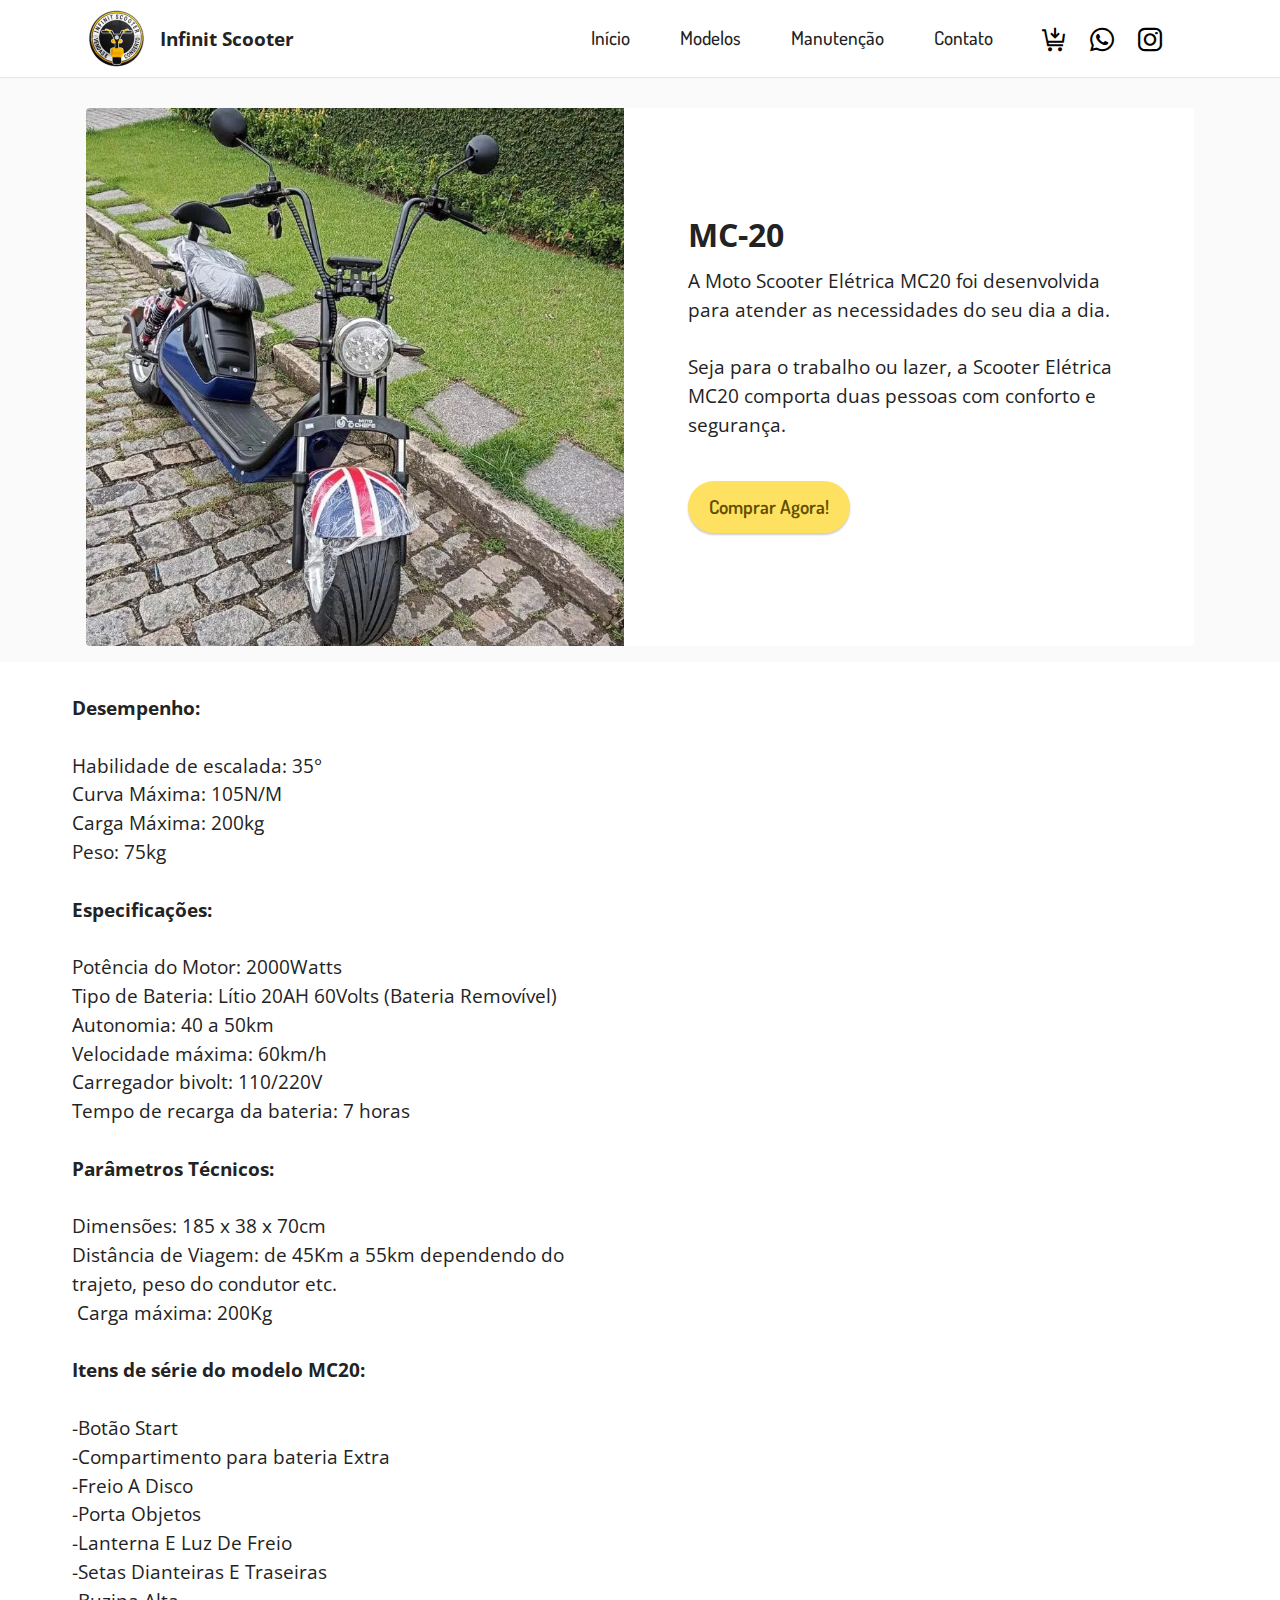
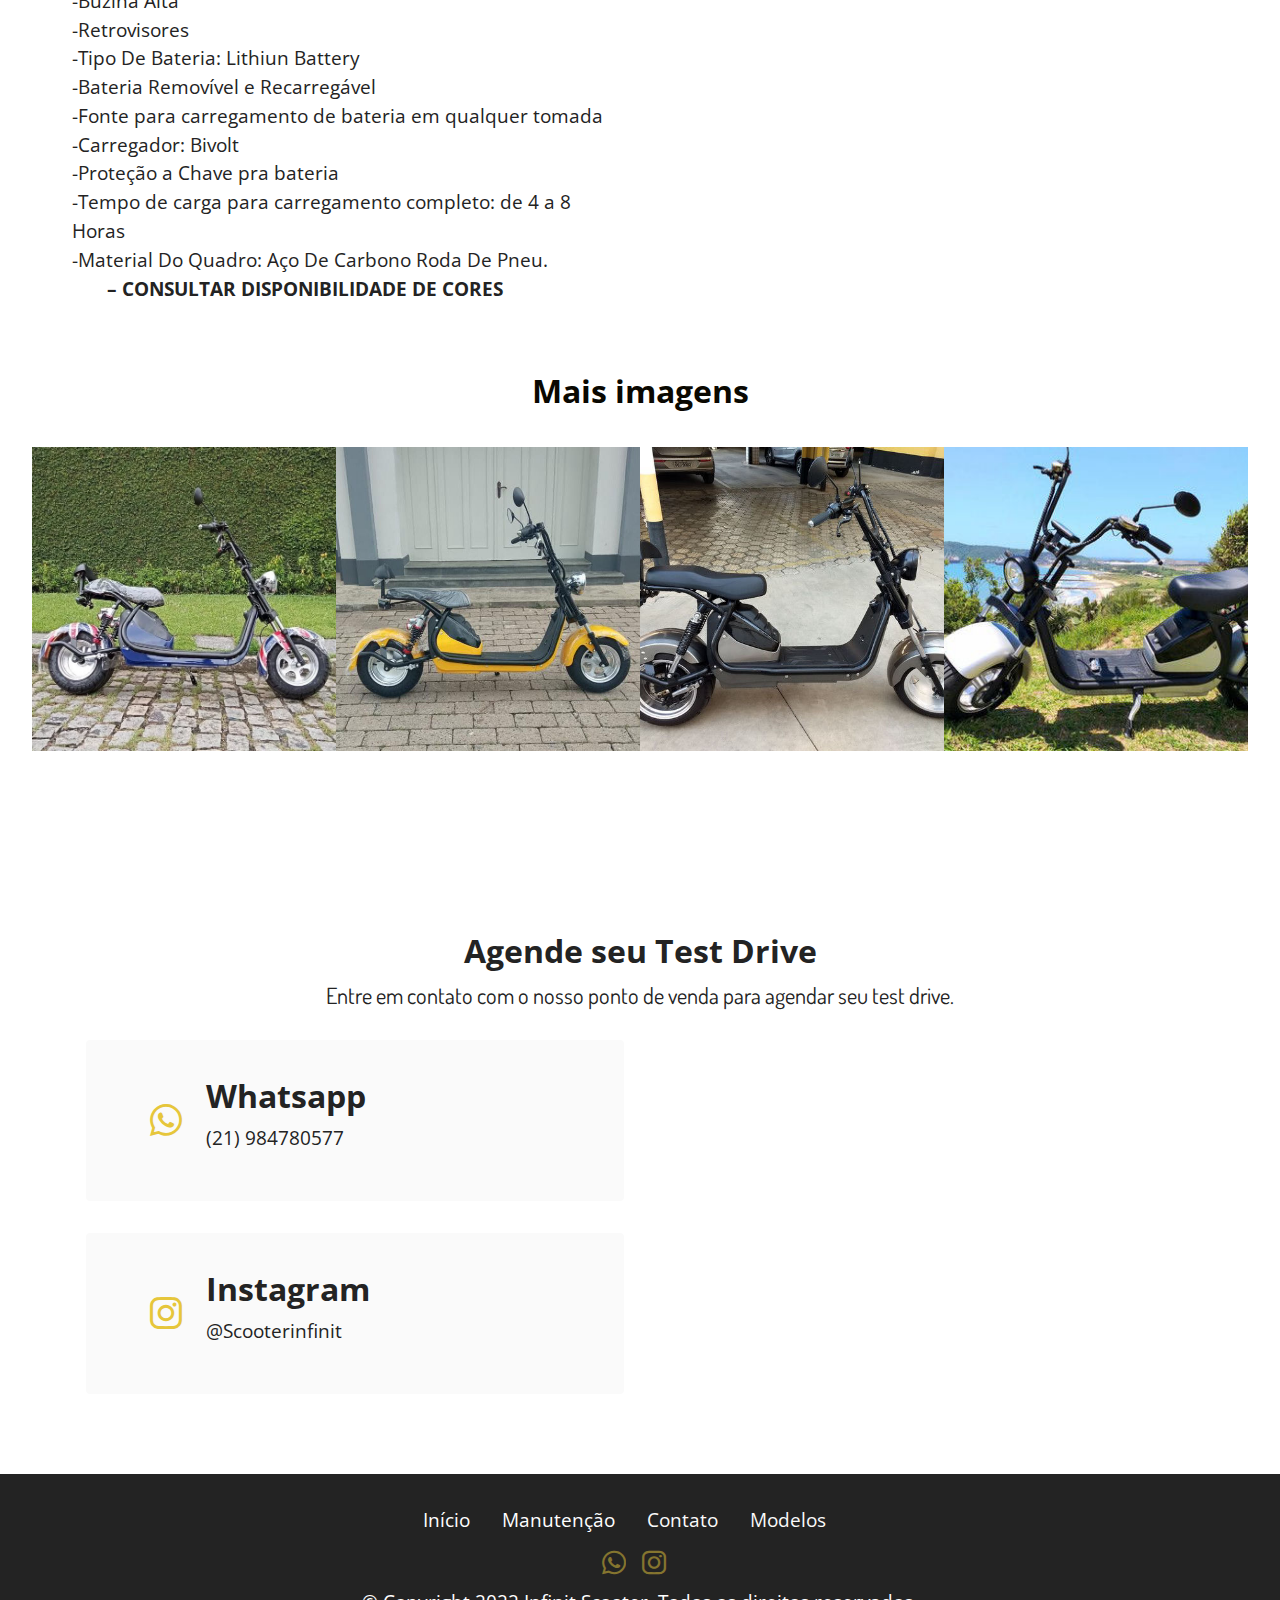
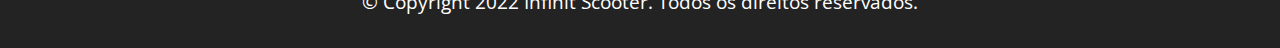
<file: Scooter Elétrica MC-20.html>
<!DOCTYPE html>
<html  >
<head>

  <meta charset="UTF-8">
  <meta http-equiv="X-UA-Compatible" content="IE=edge">
  <meta name="generator" content="Mobirise v5.6.11, mobirise.com">
  <meta name="twitter:card" content="summary_large_image"/>
  <meta name="twitter:image:src" content="">
  <meta property="og:image" content="">
  <meta name="twitter:title" content="Infinit Scooter | Modelo MC20">
  <meta name="viewport" content="width=device-width, initial-scale=1, minimum-scale=1">
  <link rel="shortcut icon" href="assets/images/android-icon-121x121.png" type="image/x-icon">
  <meta name="description" content="">
  
  
  <title>Infinit Scooter | Modelo MC20</title>
  <link rel="stylesheet" href="assets/web/assets/mobirise-icons2/mobirise2.css">
  <link rel="stylesheet" href="assets/bootstrap/css/bootstrap.min.css">
  <link rel="stylesheet" href="assets/bootstrap/css/bootstrap-grid.min.css">
  <link rel="stylesheet" href="assets/bootstrap/css/bootstrap-reboot.min.css">
  <link rel="stylesheet" href="assets/animatecss/animate.css">
  <link rel="stylesheet" href="assets/dropdown/css/style.css">
  <link rel="stylesheet" href="assets/socicon/css/styles.css">
  <link rel="stylesheet" href="assets/theme/css/style.css">
  <link rel="preload" href="https://fonts.googleapis.com/css?family=Open+Sans:300,400,500,600,700,800,300i,400i,500i,600i,700i,800i&display=swap" as="style" onload="this.onload=null;this.rel='stylesheet'">
  <noscript><link rel="stylesheet" href="https://fonts.googleapis.com/css?family=Open+Sans:300,400,500,600,700,800,300i,400i,500i,600i,700i,800i&display=swap"></noscript>
  <link rel="preload" href="https://fonts.googleapis.com/css?family=Dosis:200,300,400,500,600,700,800&display=swap" as="style" onload="this.onload=null;this.rel='stylesheet'">
  <noscript><link rel="stylesheet" href="https://fonts.googleapis.com/css?family=Dosis:200,300,400,500,600,700,800&display=swap"></noscript>
  <link rel="preload" as="style" href="assets/mobirise/css/mbr-additional.css"><link rel="stylesheet" href="assets/mobirise/css/mbr-additional.css" type="text/css">
  

  
  
  
</head>
<body>
  
  <section data-bs-version="5.1" class="menu cid-tigrBNq6DN" once="menu" id="menu1-7r">
    
    <nav class="navbar navbar-dropdown navbar-fixed-top navbar-expand-lg">
        <div class="container">
            <div class="navbar-brand">
                <span class="navbar-logo">
                    
                        <img src="assets/images/android-icon-121x121.png" alt="Mobirise Website Builder" style="height: 3.8rem;">
                    
                </span>
                <span class="navbar-caption-wrap"><a class="navbar-caption text-black display-7" href="index.html">Infinit Scooter</a></span>
            </div>
            <button class="navbar-toggler" type="button" data-toggle="collapse" data-bs-toggle="collapse" data-target="#navbarSupportedContent" data-bs-target="#navbarSupportedContent" aria-controls="navbarNavAltMarkup" aria-expanded="false" aria-label="Toggle navigation">
                <div class="hamburger">
                    <span></span>
                    <span></span>
                    <span></span>
                    <span></span>
                </div>
            </button>
            <div class="collapse navbar-collapse" id="navbarSupportedContent">
                <ul class="navbar-nav nav-dropdown nav-right" data-app-modern-menu="true"><li class="nav-item"><a class="nav-link link text-black text-primary display-4" href="index.html">Início</a></li>
                    <li class="nav-item"><a class="nav-link link text-black display-4" href="modelos.html">Modelos</a></li><li class="nav-item"><a class="nav-link link text-black display-4" href="manutencao.html">Manutenção</a></li><li class="nav-item"><a class="nav-link link text-black display-4" href="contato.html">Contato</a></li></ul>
                <div class="icons-menu">
                    <a class="iconfont-wrapper" href="modelos.html" target="_blank">
                        <span class="p-2 mbr-iconfont mobi-mbri-cart-add mobi-mbri"></span>
                    </a>
                    <a class="iconfont-wrapper" href="https://api.whatsapp.com/send?phone=21984780577&text=Ol%C3%A1%2C%20Gostaria%20de%20Tirar%20Algumas%20D%C3%BAvidas!%20" target="_blank">
                        <span class="p-2 mbr-iconfont socicon-whatsapp socicon"></span>
                    </a>
                    <a class="iconfont-wrapper" href="https://www.instagram.com/scooterinfinit/" target="_blank">
                        <span class="p-2 mbr-iconfont socicon-instagram socicon"></span>
                    </a>
                    
                </div>
                
            </div>
        </div>
    </nav>

</section>

<section data-bs-version="5.1" class="features6 cid-tiEyTL2SlY" id="features7-9e">
    <!---->
    

    
    
    <div class="container">
        <div class="card-wrapper">
            <div class="row align-items-center">
                <div class="col-12 col-lg-6">
                    <div class="image-wrapper">
                        <img src="assets/images/546204ae8fb3d93e8057a7c1fc3cc7e9.moto-scooter-eletrica-mc20-inglaterra-2000w-cor-bandeira-inglaterra-rider-scooter-rio-de-janeiro-promocao-2.webp" alt="Mobirise Website Builder">
                    </div>
                </div>
                <div class="col-12 col-lg">
                    <div class="text-box">
                        <h5 class="mbr-title mbr-fonts-style display-5"><strong>MC-20</strong></h5>
                        <p class="mbr-text mbr-fonts-style display-7">A Moto Scooter Elétrica MC20 foi desenvolvida para atender as necessidades do seu dia a dia.
<br>
<br>Seja para o trabalho ou lazer, a Scooter Elétrica MC20 comporta duas pessoas com conforto e segurança.</p>
                        
                        <div class="mbr-section-btn pt-3"><a href="https://api.whatsapp.com/send?phone=21984780577&text=Ol%C3%A1%2C%20Gostaria%20de%20Tirar%20Algumas%20D%C3%BAvidas!%20" class="btn btn-warning display-4" target="_blank">Comprar Agora!</a></div>
                    </div>
                </div>
            </div>
        </div>
    </div>
</section>

<section data-bs-version="5.1" class="content13 cid-tiyLWYNM9r" id="content13-8d">
    

    
    
    <div class="container-fluid">
        <div class="row justify-content-center">
            
        </div>
        <div class="row justify-content-center">
            <div class="col-md-12 col-lg-12">
                <div class="row justify-content-center">
                    <div class="col-12 col-lg-6">
                        <ul class="list mbr-fonts-style display-7"><div><strong>Desempenho:
</strong></div><div><strong><br></strong></div><div><span style="font-size: 1.2rem;">Habilidade de escalada:</span><span style="font-size: 1.2rem;"> 35°</span><br></div><div>Curva Máxima:<strong> </strong>105N/M
</div><div>Carga Máxima: 200kg
</div><div>Peso: 75kg</div><div><br></div><div><strong>Especificações:</strong></div><div><br></div><div>
</div><div>Potência do Motor: 2000Watts
</div><div>Tipo de Bateria:<strong> </strong>Lítio 20AH 60Volts (Bateria Removível)
</div><div>Autonomia: 40 a 50km
</div><div>Velocidade máxima:<strong>&nbsp;</strong>60km/h
</div><div>Carregador bivolt: 110/220V
</div><div>Tempo de recarga da bateria: 7 horas</div><div><br></div><div>
</div><div><strong>Parâmetros Técnicos:</strong></div><div><strong><br></strong></div><div>Dimensões: 185 x 38 x 70cm
</div><div>Distância de Viagem: de 45Km a 55km dependendo do trajeto, peso do condutor etc.</div><div>&nbsp;Carga máxima: 200Kg</div><div><br></div><div><strong>Itens de série do modelo MC20:
</strong></div><div><br></div><div>-Botão Start
</div><div>-Compartimento para bateria Extra
</div><div>-Freio A Disco
</div><div>-Porta Objetos
</div><div>-Lanterna E Luz De Freio
</div><div>-Setas Dianteiras E Traseiras
</div><div>-Buzina Alta
</div><div>-Retrovisores
</div><div>-Tipo De Bateria: Lithiun Battery
</div><div>-Bateria Removível e Recarregável
</div><div>-Fonte para carregamento de bateria em qualquer tomada
</div><div>-Carregador: Bivolt
</div><div>-Proteção a Chave pra bateria
</div><div>-Tempo de carga para carregamento completo: de 4 a 8 Horas
</div><div>-Material Do Quadro: Aço De Carbono Roda De Pneu.</div><div><strong>&nbsp; &nbsp; &nbsp; &nbsp;– CONSULTAR DISPONIBILIDADE DE CORES</strong></div><div>
</div><div>
</div><div>
</div><div>
</div></ul>
                    </div>
                    <div class="col-12 col-lg-6">
                        <ul class="list mbr-fonts-style display-7"></ul>
                    </div>
                </div>
            </div>
        </div>
    </div>
</section>

<section data-bs-version="5.1" class="gallery6 mbr-gallery cid-tigrBOoAAF" id="gallery6-7t">
    

    
    

    <div class="container-fluid">
        <div class="mbr-section-head">
            <h3 class="mbr-section-title mbr-fonts-style align-center m-0 display-5"><strong>Mais imagens</strong></h3>
            
        </div>
        <div class="row mbr-gallery mt-4">
            <div class="col-12 col-md-6 col-lg-3 item gallery-image">
                <div class="item-wrapper" data-toggle="modal" data-bs-toggle="modal" data-target="#tmfstQfhtu-modal" data-bs-target="#tmfstQfhtu-modal">
                    <img class="w-100" src="assets/images/d99bc8f41534ea624ab71abfaf673a02.moto-scooter-eletrica-mc20-inglaterra-2000w-cor-bandeira-inglaterra-rider-scooter-rio-de-janeiro-promocao-1.webp" alt="Mobirise Website Builder" data-slide-to="0" data-bs-slide-to="0" data-target="#lb-tmfstQfhtu" data-bs-target="#lb-tmfstQfhtu">
                    <div class="icon-wrapper">
                        <span class="mobi-mbri mobi-mbri-search mbr-iconfont mbr-iconfont-btn"></span>
                    </div>
                </div>
                
            </div>
            
            <div class="col-12 col-md-6 col-lg-3 item gallery-image">
                <div class="item-wrapper" data-toggle="modal" data-bs-toggle="modal" data-target="#tmfstQfhtu-modal" data-bs-target="#tmfstQfhtu-modal">
                    <img class="w-100" src="assets/images/mc20-2000w-rider-scooter-moto-eletrica-rio-de-janeiro-barra-da-tijuca-blue-center-rj-3-596x596.jpg" alt="Mobirise Website Builder" data-slide-to="1" data-bs-slide-to="1" data-target="#lb-tmfstQfhtu" data-bs-target="#lb-tmfstQfhtu">
                    <div class="icon-wrapper">
                        <span class="mobi-mbri mobi-mbri-search mbr-iconfont mbr-iconfont-btn"></span>
                    </div>
                </div>
                
            </div>
            <div class="col-12 col-md-6 col-lg-3 item gallery-image">
                <div class="item-wrapper" data-toggle="modal" data-bs-toggle="modal" data-target="#tmfstQfhtu-modal" data-bs-target="#tmfstQfhtu-modal">
                    <img class="w-100" src="assets/images/064234073726948-640x480.jpg" alt="Mobirise Website Builder" data-slide-to="2" data-bs-slide-to="2" data-target="#lb-tmfstQfhtu" data-bs-target="#lb-tmfstQfhtu">
                    <div class="icon-wrapper">
                        <span class="mobi-mbri mobi-mbri-search mbr-iconfont mbr-iconfont-btn"></span>
                    </div>
                </div>
                
            </div><div class="col-12 col-md-6 col-lg-3 item gallery-image">
                <div class="item-wrapper" data-toggle="modal" data-bs-toggle="modal" data-target="#tmfstQfhtu-modal" data-bs-target="#tmfstQfhtu-modal">
                    <img class="w-100" src="assets/images/982242542195080-640x311.jpg" alt="Mobirise Website Builder" data-slide-to="3" data-bs-slide-to="3" data-target="#lb-tmfstQfhtu" data-bs-target="#lb-tmfstQfhtu">
                    <div class="icon-wrapper">
                        <span class="mobi-mbri mobi-mbri-search mbr-iconfont mbr-iconfont-btn"></span>
                    </div>
                </div>
                
            </div>
        </div>

        <div class="modal mbr-slider" tabindex="-1" role="dialog" aria-hidden="true" id="tmfstQfhtu-modal">
            <div class="modal-dialog" role="document">
                <div class="modal-content">
                    <div class="modal-body">
                        <div class="carousel slide" id="lb-tmfstQfhtu" data-interval="5000" data-bs-interval="5000">
                            <div class="carousel-inner">
                                <div class="carousel-item active">
                                    <img class="d-block w-100" src="assets/images/d99bc8f41534ea624ab71abfaf673a02.moto-scooter-eletrica-mc20-inglaterra-2000w-cor-bandeira-inglaterra-rider-scooter-rio-de-janeiro-promocao-1.webp" alt="Mobirise Website Builder">
                                </div>
                                
                                <div class="carousel-item">
                                    <img class="d-block w-100" src="assets/images/mc20-2000w-rider-scooter-moto-eletrica-rio-de-janeiro-barra-da-tijuca-blue-center-rj-3-596x596.jpg" alt="Mobirise Website Builder">
                                </div>
                                <div class="carousel-item">
                                    <img class="d-block w-100" src="assets/images/064234073726948-640x480.jpg" alt="Mobirise Website Builder">
                                </div><div class="carousel-item">
                                    <img class="d-block w-100" src="assets/images/982242542195080-640x311.jpg" alt="Mobirise Website Builder">
                                </div>
                            </div>
                            <ol class="carousel-indicators">
                                <li data-slide-to="0" data-bs-slide-to="0" class="active" data-target="#lb-tmfstQfhtu" data-bs-target="#lb-tmfstQfhtu"></li>
                                <li data-slide-to="1" data-bs-slide-to="1" data-target="#lb-tmfstQfhtu" data-bs-target="#lb-tmfstQfhtu"></li>
                                <li data-slide-to="2" data-bs-slide-to="2" data-target="#lb-tmfstQfhtu" data-bs-target="#lb-tmfstQfhtu"></li><li data-slide-to="3" data-bs-slide-to="3" data-target="#lb-tmfstQfhtu" data-bs-target="#lb-tmfstQfhtu"></li>
                                
                            </ol>
                            <a role="button" href="" class="close" data-dismiss="modal" data-bs-dismiss="modal" aria-label="Close">
                            </a>
                            <a class="carousel-control-prev carousel-control" role="button" data-slide="prev" data-bs-slide="prev" href="#lb-tmfstQfhtu">
                                <span class="mobi-mbri mobi-mbri-arrow-prev" aria-hidden="true"></span>
                                <span class="sr-only visually-hidden">Previous</span>
                            </a>
                            <a class="carousel-control-next carousel-control" role="button" data-slide="next" data-bs-slide="next" href="#lb-tmfstQfhtu">
                                <span class="mobi-mbri mobi-mbri-arrow-next" aria-hidden="true"></span>
                                <span class="sr-only visually-hidden">Next</span>
                            </a>
                        </div>
                    </div>
                </div>
            </div>
        </div>
    </div>
</section>

<section data-bs-version="5.1" class="contacts3 map1 cid-tmfrJO5eGj" id="contacts3-9o">

    

    
    
    <div class="container">
        <div class="mbr-section-head">
            <h3 class="mbr-section-title mbr-fonts-style align-center mb-0 display-5">
                <strong>Agende seu Test Drive</strong></h3>
            <h4 class="mbr-section-subtitle mbr-fonts-style align-center mb-0 mt-2 display-2">Entre em contato com o nosso ponto de venda para agendar seu test drive.</h4>
        </div>
        <div class="row justify-content-center mt-4">
            <div class="card col-12 col-md-6">
                <div class="card-wrapper">
                    <div class="image-wrapper">
                        <a href="https://api.whatsapp.com/send?phone=21984780577&text=Ol%C3%A1%2C%20Gostaria%20de%20Tirar%20Algumas%20D%C3%BAvidas!%20" target="_blank"><span class="mbr-iconfont socicon-whatsapp socicon" style="color: rgb(230, 198, 59); fill: rgb(230, 198, 59);"></span></a>
                    </div>
                    <div class="text-wrapper">
                        <h6 class="card-title mbr-fonts-style mb-1 display-5">
                            <strong>Whatsapp</strong></h6>
                        <p class="mbr-text mbr-fonts-style display-7"><a href="https://api.whatsapp.com/send?phone=21984780577&text=Ol%C3%A1%2C%20Gostaria%20de%20Tirar%20Algumas%20D%C3%BAvidas!%20" class="text-black text-primary" target="_blank">(21) 984780577</a></p>
                    </div>
                </div>
                <div class="card-wrapper">
                    <div class="image-wrapper">
                        <span class="mbr-iconfont socicon-instagram socicon" style="color: rgb(230, 198, 59); fill: rgb(230, 198, 59);"></span>
                    </div>
                    <div class="text-wrapper">
                        <h6 class="card-title mbr-fonts-style mb-1 display-5">
                            <strong>Instagram</strong></h6>
                        <p class="mbr-text mbr-fonts-style display-7">@Scooterinfinit</p>
                    </div>
                </div>
            </div>
            <div class="map-wrapper col-12 col-md-6">
                <div class="google-map"><iframe frameborder="0" style="border:0" src="https://www.google.com/maps/embed/v1/place?key=AIzaSyCNveGQ9bfpKFwWzQLLftrR9hNiHwdqQG8&amp;q=Estrada do Guerengue, 2076 - Loja D - Taquara, Rio de Janeiro - RJ 22713-001" allowfullscreen=""></iframe></div>
            </div>
        </div>
    </div>
</section>

<section data-bs-version="5.1" class="footer3 cid-tizXRCRn0K" once="footers" id="footer3-94">

    

    

    <div class="container">
        <div class="media-container-row align-center mbr-white">
            <div class="row row-links">
                <ul class="foot-menu">
                    
                    
                    
                    
                    
                <li class="foot-menu-item mbr-fonts-style display-7"><a href="index.html" class="text-info">Início</a></li><li class="foot-menu-item mbr-fonts-style display-7"><a href="manutencao.html" class="text-info">Manutenção</a></li><li class="foot-menu-item mbr-fonts-style display-7"><a href="contato.html" class="text-white">Contato</a></li><li class="foot-menu-item mbr-fonts-style display-7"><a href="modelos.html" class="text-white">Modelos</a></li><li class="foot-menu-item mbr-fonts-style display-7"></li></ul>
            </div>
            <div class="row social-row">
                <div class="social-list align-right pb-2">
                    
                    
                    
                    
                    
                    
                <div class="soc-item">
                        <a href="https://api.whatsapp.com/send?phone=21984780577&text=Ol%C3%A1%2C%20Gostaria%20de%20Tirar%20Algumas%20D%C3%BAvidas!%20" target="_blank">
                            <span class="mbr-iconfont mbr-iconfont-social socicon-whatsapp socicon" style="color: rgb(230, 198, 59); fill: rgb(230, 198, 59);"></span>
                        </a>
                    </div><div class="soc-item">
                        <a href="https://www.instagram.com/scooterinfinit/" target="_blank">
                            <span class="mbr-iconfont mbr-iconfont-social socicon-instagram socicon" style="color: rgb(230, 198, 59); fill: rgb(230, 198, 59);"></span>
                        </a>
                    </div></div>
            </div>
            <div class="row row-copirayt">
                <p class="mbr-text mb-0 mbr-fonts-style mbr-white align-center display-7">
                    © Copyright 2022 Infinit Scooter. Todos os direitos reservados.
                </p>
            </div>
        </div>
    </div>
<section class="display-7" >

        <a href="https://mobiri.se/286851e" >
        <p style="margin: 0;text-align: center;" class="display-7"></p>
        <a href="https://mobirise.com/%22%3E%22%3E
    </section>

    <script src="assets/bootstrap/js/bootstrap.bundle.min.js"></script>
    <script src="assets/parallax/jarallax.js"></script>
    <script src="assets/smoothscroll/smooth-scroll.js"></script>
    <script src="assets/ytplayer/index.js"></script>
    <script src="assets/vimeoplayer/player.js"></script>
    <script src="assets/dropdown/js/navbar-dropdown.js"></script>
    <script src="assets/embla/embla.min.js"></script>
    <script src="assets/embla/script.js"></script>
    <script src="assets/theme/js/script.js"></script>
    <script src="assets/bootstrap/js/bootstrap.bundle.min.js"></script>

</body>

</html>
</file>
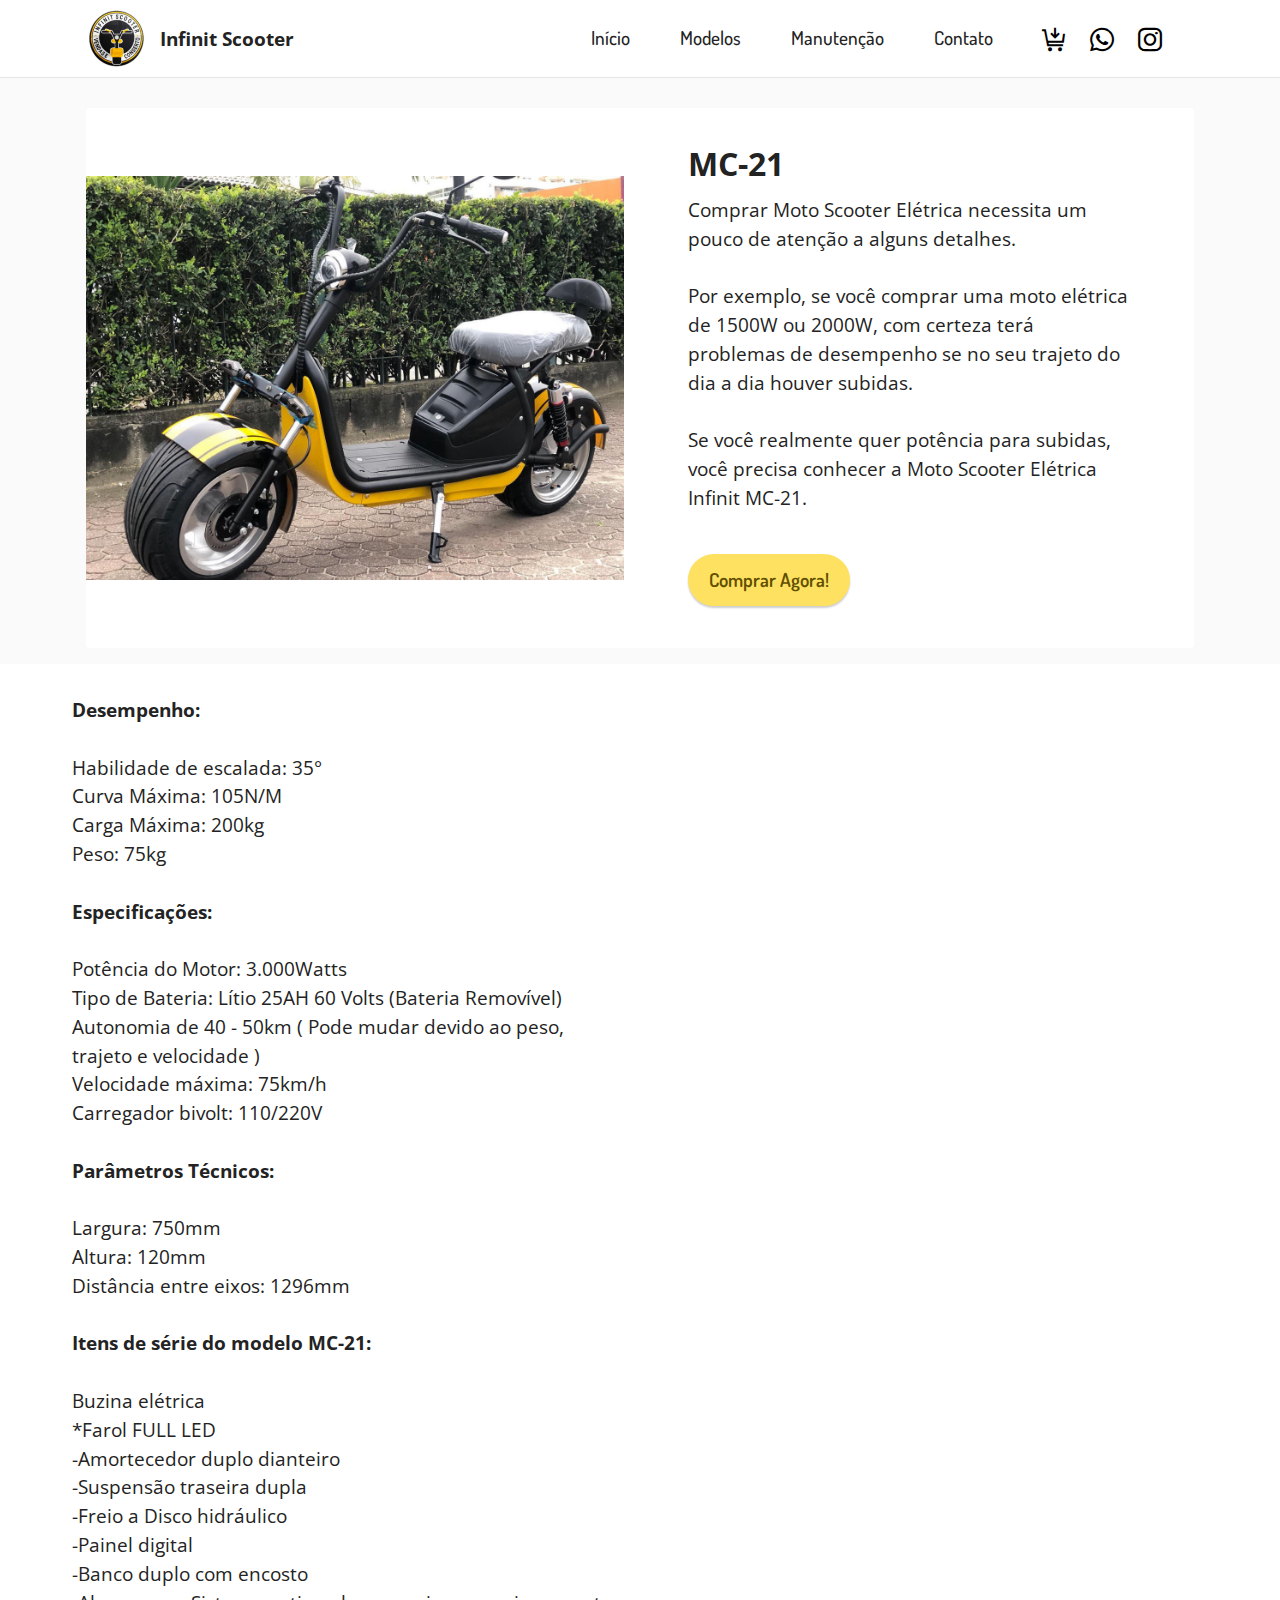
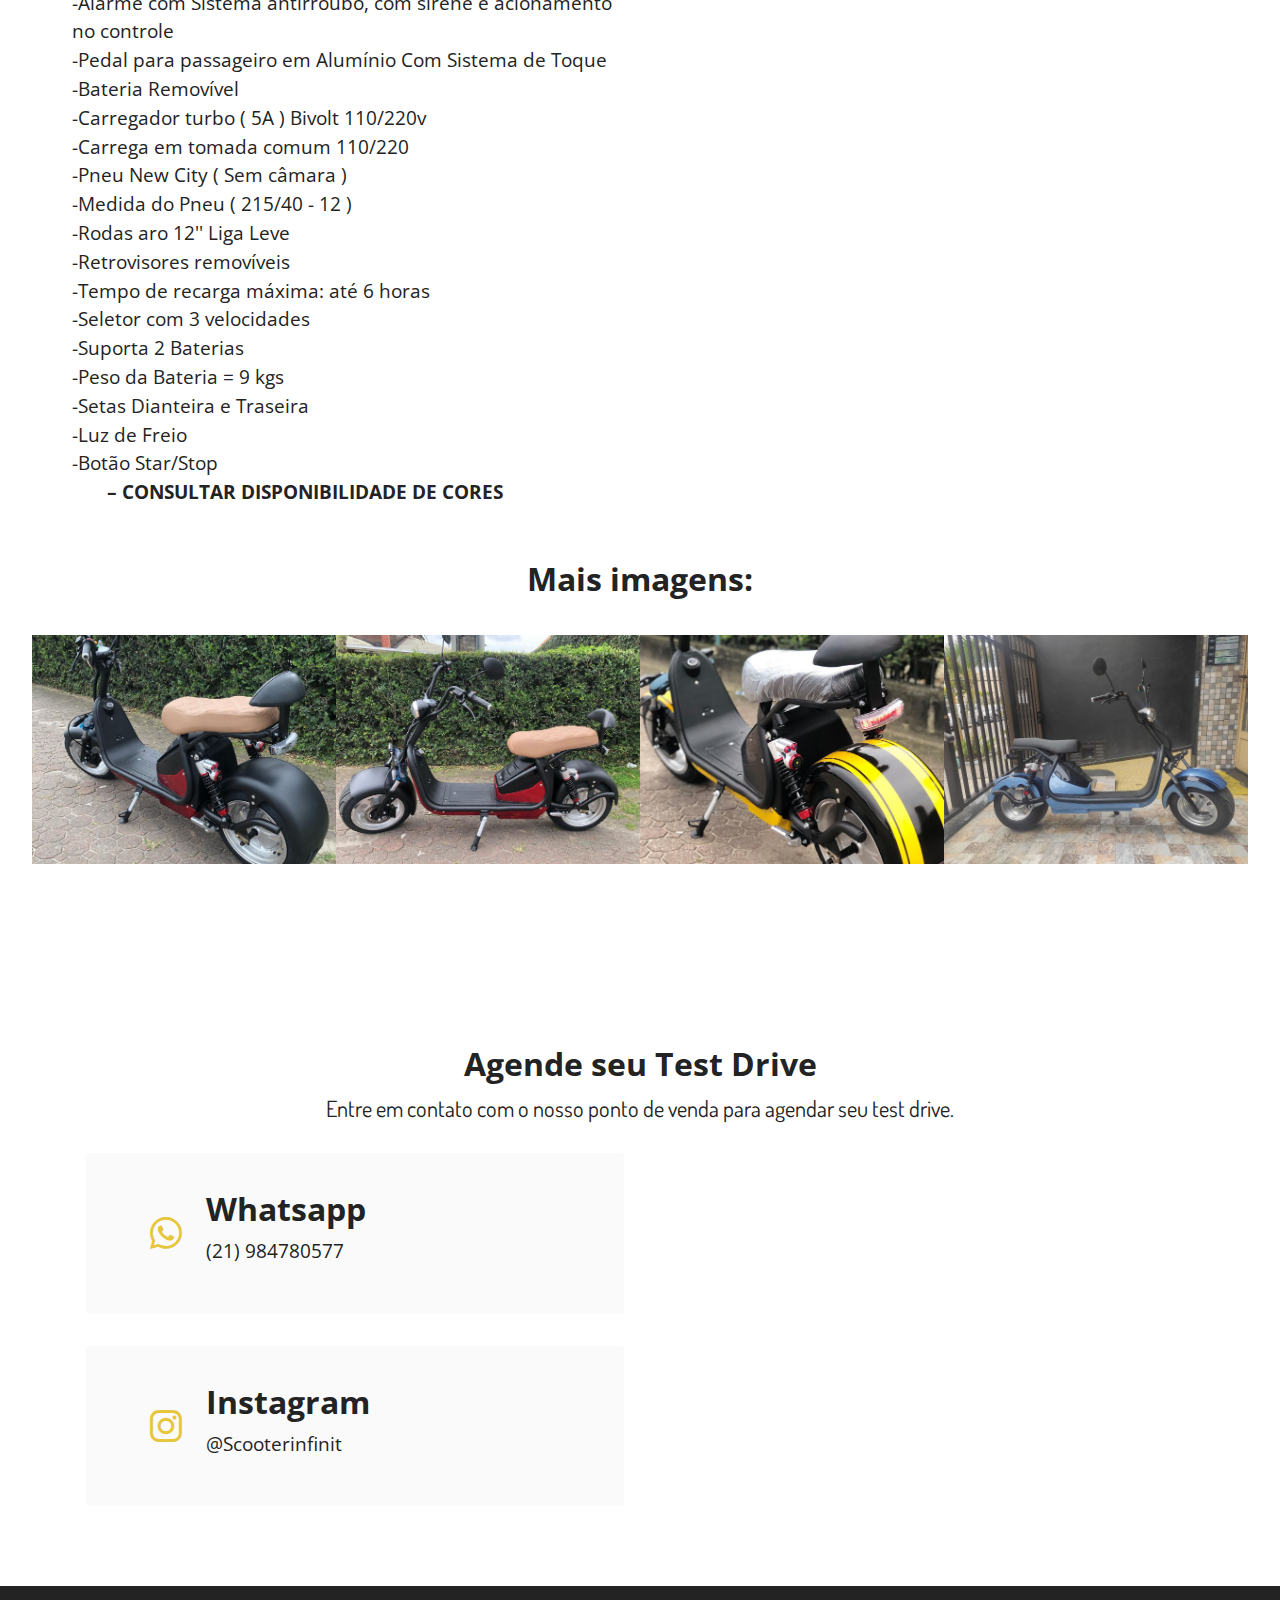
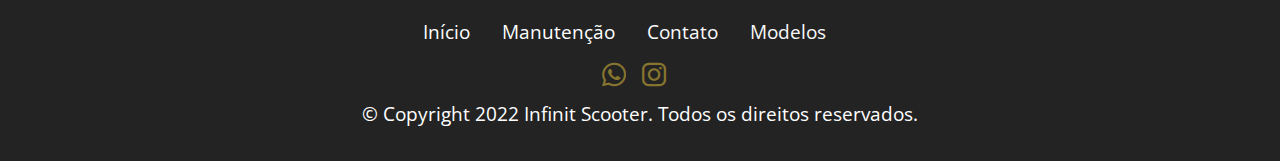
<file: Scooter Elétrica MC-21.html>
<!DOCTYPE html>
<html  >
<head>
  <!-- Site made with Mobirise Website Builder v5.6.11, https://mobirise.com -->
  <meta charset="UTF-8">
  <meta http-equiv="X-UA-Compatible" content="IE=edge">
  <meta name="generator" content="Mobirise v5.6.11, mobirise.com">
  <meta name="twitter:card" content="summary_large_image"/>
  <meta name="twitter:image:src" content="">
  <meta property="og:image" content="">
  <meta name="twitter:title" content="Infinit Scooter | Modelo MC21">
  <meta name="viewport" content="width=device-width, initial-scale=1, minimum-scale=1">
  <link rel="shortcut icon" href="assets/images/android-icon-121x121.png" type="image/x-icon">
  <meta name="description" content="">
  
  
  <title>Infinit Scooter | Modelo MC21</title>
  <link rel="stylesheet" href="assets/web/assets/mobirise-icons2/mobirise2.css">
  <link rel="stylesheet" href="assets/bootstrap/css/bootstrap.min.css">
  <link rel="stylesheet" href="assets/bootstrap/css/bootstrap-grid.min.css">
  <link rel="stylesheet" href="assets/bootstrap/css/bootstrap-reboot.min.css">
  <link rel="stylesheet" href="assets/animatecss/animate.css">
  <link rel="stylesheet" href="assets/dropdown/css/style.css">
  <link rel="stylesheet" href="assets/socicon/css/styles.css">
  <link rel="stylesheet" href="assets/theme/css/style.css">
  <link rel="preload" href="https://fonts.googleapis.com/css?family=Open+Sans:300,400,500,600,700,800,300i,400i,500i,600i,700i,800i&display=swap" as="style" onload="this.onload=null;this.rel='stylesheet'">
  <noscript><link rel="stylesheet" href="https://fonts.googleapis.com/css?family=Open+Sans:300,400,500,600,700,800,300i,400i,500i,600i,700i,800i&display=swap"></noscript>
  <link rel="preload" href="https://fonts.googleapis.com/css?family=Dosis:200,300,400,500,600,700,800&display=swap" as="style" onload="this.onload=null;this.rel='stylesheet'">
  <noscript><link rel="stylesheet" href="https://fonts.googleapis.com/css?family=Dosis:200,300,400,500,600,700,800&display=swap"></noscript>
  <link rel="preload" as="style" href="assets/mobirise/css/mbr-additional.css"><link rel="stylesheet" href="assets/mobirise/css/mbr-additional.css" type="text/css">
  
  
  
  
</head>
<body>
  
  <section data-bs-version="5.1" class="menu cid-thx2VUzET8" once="menu" id="menu1-5q">
    
    <nav class="navbar navbar-dropdown navbar-fixed-top navbar-expand-lg">
        <div class="container">
            <div class="navbar-brand">
                <span class="navbar-logo">
                    
                        <img src="assets/images/android-icon-121x121.png" alt="Mobirise Website Builder" style="height: 3.8rem;">
                    
                </span>
                <span class="navbar-caption-wrap"><a class="navbar-caption text-black display-7" href="index.html">Infinit Scooter</a></span>
            </div>
            <button class="navbar-toggler" type="button" data-toggle="collapse" data-bs-toggle="collapse" data-target="#navbarSupportedContent" data-bs-target="#navbarSupportedContent" aria-controls="navbarNavAltMarkup" aria-expanded="false" aria-label="Toggle navigation">
                <div class="hamburger">
                    <span></span>
                    <span></span>
                    <span></span>
                    <span></span>
                </div>
            </button>
            <div class="collapse navbar-collapse" id="navbarSupportedContent">
                <ul class="navbar-nav nav-dropdown nav-right" data-app-modern-menu="true"><li class="nav-item"><a class="nav-link link text-black text-primary display-4" href="index.html">Início</a></li>
                    <li class="nav-item"><a class="nav-link link text-black display-4" href="modelos.html">Modelos</a></li><li class="nav-item"><a class="nav-link link text-black display-4" href="manutencao.html">Manutenção</a></li><li class="nav-item"><a class="nav-link link text-black display-4" href="contato.html">Contato</a></li></ul>
                <div class="icons-menu">
                    <a class="iconfont-wrapper" href="modelos.html" target="_blank">
                        <span class="p-2 mbr-iconfont mobi-mbri-cart-add mobi-mbri"></span>
                    </a>
                    <a class="iconfont-wrapper" href="https://api.whatsapp.com/send?phone=21984780577&text=Ol%C3%A1%2C%20Gostaria%20de%20Tirar%20Algumas%20D%C3%BAvidas!%20" target="_blank">
                        <span class="p-2 mbr-iconfont socicon-whatsapp socicon"></span>
                    </a>
                    <a class="iconfont-wrapper" href="https://www.instagram.com/scooterinfinit/" target="_blank">
                        <span class="p-2 mbr-iconfont socicon-instagram socicon"></span>
                    </a>
                    
                </div>
                
            </div>
        </div>
    </nav>

</section>

<section data-bs-version="5.1" class="features6 cid-tiEzpZUrFS" id="features7-9f">
    <!---->
    

    
    
    <div class="container">
        <div class="card-wrapper">
            <div class="row align-items-center">
                <div class="col-12 col-lg-6">
                    <div class="image-wrapper">
                        <img src="assets/images/254578915-385269223031359-2863038825059693841-n-1256x942.jpg" alt="Mobirise Website Builder">
                    </div>
                </div>
                <div class="col-12 col-lg">
                    <div class="text-box">
                        <h5 class="mbr-title mbr-fonts-style display-5"><strong>MC-21</strong></h5>
                        <p class="mbr-text mbr-fonts-style display-7">Comprar Moto Scooter Elétrica necessita um pouco de atenção a alguns detalhes.
<br>
<br>Por exemplo, se você comprar uma moto elétrica de 1500W ou 2000W, com certeza terá problemas de desempenho se no seu trajeto do dia a dia houver subidas.
<br>
<br>Se você realmente quer potência para subidas, você precisa conhecer a Moto Scooter Elétrica Infinit MC-21.</p>
                        
                        <div class="mbr-section-btn pt-3"><a href="https://api.whatsapp.com/send?phone=21984780577&text=Ol%C3%A1%2C%20Gostaria%20de%20Tirar%20Algumas%20D%C3%BAvidas!%20" class="btn btn-warning display-4" target="_blank">Comprar Agora!</a></div>
                    </div>
                </div>
            </div>
        </div>
    </div>
</section>

<section data-bs-version="5.1" class="content13 cid-tiyPng9uzN" id="content13-8f">
    

    
    
    <div class="container-fluid">
        <div class="row justify-content-center">
            
        </div>
        <div class="row justify-content-center">
            <div class="col-md-12 col-lg-12">
                <div class="row justify-content-center">
                    <div class="col-12 col-lg-6">
                        <ul class="list mbr-fonts-style display-7"><div><strong>Desempenho:
</strong></div><div><strong><br></strong></div><div><span style="font-size: 1.2rem;">Habilidade de escalada:</span><span style="font-size: 1.2rem;"> 35°</span><br></div><div>Curva Máxima:<strong> </strong>105N/M
</div><div>Carga Máxima: 200kg
</div><div>Peso: 75kg</div><div><br></div><div><strong>Especificações:</strong></div><div><br></div><div>
</div><div>Potência do Motor: 3.000Watts
</div><div>Tipo de Bateria: Lítio 25AH 60 Volts (Bateria Removível)
</div><div>Autonomia de 40 - 50km ( Pode mudar devido ao peso, trajeto e velocidade )
</div><div>Velocidade máxima: 75km/h
</div><div>Carregador bivolt: 110/220V</div><div><br></div><div>
</div><div><strong>Parâmetros Técnicos:
</strong></div><div><br></div><div>Largura: 750mm
</div><div>Altura: 120mm
</div><div>Distância entre eixos: 1296mm
</div><div><br></div><div><strong>Itens de série do modelo MC-21:
</strong></div><div><br></div><div>Buzina elétrica
</div><div>*Farol FULL LED
</div><div>-Amortecedor duplo dianteiro
</div><div>-Suspensão traseira dupla
</div><div>-Freio a Disco hidráulico
</div><div>-Painel digital
</div><div>-Banco duplo com encosto
</div><div>-Alarme com Sistema antirroubo, com sirene e acionamento no controle
</div><div>-Pedal para passageiro em Alumínio Com Sistema de Toque
</div><div>-Bateria Removível
</div><div>-Carregador turbo ( 5A ) Bivolt 110/220v
</div><div>-Carrega em tomada comum 110/220
</div><div>-Pneu New City ( Sem câmara )
</div><div>-Medida do Pneu ( 215/40 - 12 )
</div><div>-Rodas aro 12'' Liga Leve
</div><div>-Retrovisores removíveis
</div><div>-Tempo de recarga máxima: até 6 horas
</div><div>-Seletor com 3 velocidades
</div><div>-Suporta 2 Baterias
</div><div>-Peso da Bateria = 9 kgs
</div><div>-Setas Dianteira e Traseira
</div><div>-Luz de Freio
</div><div>-Botão Star/Stop</div><div><strong>&nbsp; &nbsp; &nbsp; &nbsp;– CONSULTAR DISPONIBILIDADE DE CORES</strong></div><div>
</div><div>
</div><div>
</div><div>
</div></ul>
                    </div>
                    <div class="col-12 col-lg-6">
                        <ul class="list mbr-fonts-style display-7"></ul>
                    </div>
                </div>
            </div>
        </div>
    </div>
</section>

<section data-bs-version="5.1" class="gallery6 mbr-gallery cid-thx2VVA6tZ" id="gallery6-5s">
    

    
    

    <div class="container-fluid">
        <div class="mbr-section-head">
            <h3 class="mbr-section-title mbr-fonts-style align-center m-0 display-5"><strong>Mais imagens:</strong></h3>
            
        </div>
        <div class="row mbr-gallery mt-4">
            <div class="col-12 col-md-6 col-lg-3 item gallery-image">
                <div class="item-wrapper" data-toggle="modal" data-bs-toggle="modal" data-target="#tmfsu0O6JT-modal" data-bs-target="#tmfsu0O6JT-modal">
                    <img class="w-100" src="assets/images/254486008-385269229698025-2936324229179606277-n-646x487.jpg" alt="Mobirise Website Builder" data-slide-to="0" data-bs-slide-to="0" data-target="#lb-tmfsu0O6JT" data-bs-target="#lb-tmfsu0O6JT">
                    <div class="icon-wrapper">
                        <span class="mobi-mbri mobi-mbri-search mbr-iconfont mbr-iconfont-btn"></span>
                    </div>
                </div>
                
            </div>
            <div class="col-12 col-md-6 col-lg-3 item gallery-image">
                <div class="item-wrapper" data-toggle="modal" data-bs-toggle="modal" data-target="#tmfsu0O6JT-modal" data-bs-target="#tmfsu0O6JT-modal">
                    <img class="w-100" src="assets/images/255439315-385269233031358-1765908809613439565-n-646x485.jpg" alt="Mobirise Website Builder" data-slide-to="1" data-bs-slide-to="1" data-target="#lb-tmfsu0O6JT" data-bs-target="#lb-tmfsu0O6JT">
                    <div class="icon-wrapper">
                        <span class="mobi-mbri mobi-mbri-search mbr-iconfont mbr-iconfont-btn"></span>
                    </div>
                </div>
                
            </div>
            <div class="col-12 col-md-6 col-lg-3 item gallery-image">
                <div class="item-wrapper" data-toggle="modal" data-bs-toggle="modal" data-target="#tmfsu0O6JT-modal" data-bs-target="#tmfsu0O6JT-modal">
                    <img class="w-100" src="assets/images/254925834-385269226364692-3774505252299693849-n-646x487.jpg" alt="Mobirise Website Builder" data-slide-to="2" data-bs-slide-to="2" data-target="#lb-tmfsu0O6JT" data-bs-target="#lb-tmfsu0O6JT">
                    <div class="icon-wrapper">
                        <span class="mobi-mbri mobi-mbri-search mbr-iconfont mbr-iconfont-btn"></span>
                    </div>
                </div>
                
            </div>
            <div class="col-12 col-md-6 col-lg-3 item gallery-image">
                <div class="item-wrapper" data-toggle="modal" data-bs-toggle="modal" data-target="#tmfsu0O6JT-modal" data-bs-target="#tmfsu0O6JT-modal">
                    <img class="w-100" src="assets/images/568279808818009-640x480.jpg" alt="Mobirise Website Builder" data-slide-to="3" data-bs-slide-to="3" data-target="#lb-tmfsu0O6JT" data-bs-target="#lb-tmfsu0O6JT">
                    <div class="icon-wrapper">
                        <span class="mobi-mbri mobi-mbri-search mbr-iconfont mbr-iconfont-btn"></span>
                    </div>
                </div>
                
            </div>
        </div>

        <div class="modal mbr-slider" tabindex="-1" role="dialog" aria-hidden="true" id="tmfsu0O6JT-modal">
            <div class="modal-dialog" role="document">
                <div class="modal-content">
                    <div class="modal-body">
                        <div class="carousel slide" id="lb-tmfsu0O6JT" data-interval="5000" data-bs-interval="5000">
                            <div class="carousel-inner">
                                <div class="carousel-item active">
                                    <img class="d-block w-100" src="assets/images/254486008-385269229698025-2936324229179606277-n-646x487.jpg" alt="Mobirise Website Builder">
                                </div>
                                <div class="carousel-item">
                                    <img class="d-block w-100" src="assets/images/255439315-385269233031358-1765908809613439565-n-646x485.jpg" alt="Mobirise Website Builder">
                                </div>
                                <div class="carousel-item">
                                    <img class="d-block w-100" src="assets/images/254925834-385269226364692-3774505252299693849-n-646x487.jpg" alt="Mobirise Website Builder">
                                </div>
                                <div class="carousel-item">
                                    <img class="d-block w-100" src="assets/images/568279808818009-640x480.jpg" alt="Mobirise Website Builder">
                                </div>
                            </div>
                            <ol class="carousel-indicators">
                                <li data-slide-to="0" data-bs-slide-to="0" class="active" data-target="#lb-tmfsu0O6JT" data-bs-target="#lb-tmfsu0O6JT"></li>
                                <li data-slide-to="1" data-bs-slide-to="1" data-target="#lb-tmfsu0O6JT" data-bs-target="#lb-tmfsu0O6JT"></li>
                                <li data-slide-to="2" data-bs-slide-to="2" data-target="#lb-tmfsu0O6JT" data-bs-target="#lb-tmfsu0O6JT"></li>
                                <li data-slide-to="3" data-bs-slide-to="3" data-target="#lb-tmfsu0O6JT" data-bs-target="#lb-tmfsu0O6JT"></li>
                            </ol>
                            <a role="button" href="" class="close" data-dismiss="modal" data-bs-dismiss="modal" aria-label="Close">
                            </a>
                            <a class="carousel-control-prev carousel-control" role="button" data-slide="prev" data-bs-slide="prev" href="#lb-tmfsu0O6JT">
                                <span class="mobi-mbri mobi-mbri-arrow-prev" aria-hidden="true"></span>
                                <span class="sr-only visually-hidden">Previous</span>
                            </a>
                            <a class="carousel-control-next carousel-control" role="button" data-slide="next" data-bs-slide="next" href="#lb-tmfsu0O6JT">
                                <span class="mobi-mbri mobi-mbri-arrow-next" aria-hidden="true"></span>
                                <span class="sr-only visually-hidden">Next</span>
                            </a>
                        </div>
                    </div>
                </div>
            </div>
        </div>
    </div>
</section>

<section data-bs-version="5.1" class="contacts3 map1 cid-tmfrRr1UFK" id="contacts3-9p">

    

    
    
    <div class="container">
        <div class="mbr-section-head">
            <h3 class="mbr-section-title mbr-fonts-style align-center mb-0 display-5">
                <strong>Agende seu Test Drive</strong></h3>
            <h4 class="mbr-section-subtitle mbr-fonts-style align-center mb-0 mt-2 display-2">Entre em contato com o nosso ponto de venda para agendar seu test drive.</h4>
        </div>
        <div class="row justify-content-center mt-4">
            <div class="card col-12 col-md-6">
                <div class="card-wrapper">
                    <div class="image-wrapper">
                        <a href="https://api.whatsapp.com/send?phone=21984780577&text=Ol%C3%A1%2C%20Gostaria%20de%20Tirar%20Algumas%20D%C3%BAvidas!%20" target="_blank"><span class="mbr-iconfont socicon-whatsapp socicon" style="color: rgb(230, 198, 59); fill: rgb(230, 198, 59);"></span></a>
                    </div>
                    <div class="text-wrapper">
                        <h6 class="card-title mbr-fonts-style mb-1 display-5">
                            <strong>Whatsapp</strong></h6>
                        <p class="mbr-text mbr-fonts-style display-7"><a href="https://api.whatsapp.com/send?phone=21984780577&text=Ol%C3%A1%2C%20Gostaria%20de%20Tirar%20Algumas%20D%C3%BAvidas!%20" class="text-black text-primary" target="_blank">(21) 984780577</a></p>
                    </div>
                </div>
                <div class="card-wrapper">
                    <div class="image-wrapper">
                        <span class="mbr-iconfont socicon-instagram socicon" style="color: rgb(230, 198, 59); fill: rgb(230, 198, 59);"></span>
                    </div>
                    <div class="text-wrapper">
                        <h6 class="card-title mbr-fonts-style mb-1 display-5">
                            <strong>Instagram</strong></h6>
                        <p class="mbr-text mbr-fonts-style display-7">@Scooterinfinit</p>
                    </div>
                </div>
            </div>
            <div class="map-wrapper col-12 col-md-6">
                <div class="google-map"><iframe frameborder="0" style="border:0" src="https://www.google.com/maps/embed/v1/place?key=AIzaSyCZI5F_k6S1k46ujh0SNrapM89f7mJxd30&amp;q=Estrada do Guerengue, 2076 - Loja D - Taquara, Rio de Janeiro - RJ 22713-001" allowfullscreen=""></iframe></div>
            </div>
        </div>
    </div>
</section>

<section data-bs-version="5.1" class="footer3 cid-tizXRCRn0K" once="footers" id="footer3-94">

    

    

    <div class="container">
        <div class="media-container-row align-center mbr-white">
            <div class="row row-links">
                <ul class="foot-menu">
                    
                    
                    
                    
                    
                <li class="foot-menu-item mbr-fonts-style display-7"><a href="index.html" class="text-info">Início</a></li><li class="foot-menu-item mbr-fonts-style display-7"><a href="manutencao.html" class="text-info">Manutenção</a></li><li class="foot-menu-item mbr-fonts-style display-7"><a href="contato.html" class="text-white">Contato</a></li><li class="foot-menu-item mbr-fonts-style display-7"><a href="modelos.html" class="text-white">Modelos</a></li><li class="foot-menu-item mbr-fonts-style display-7"></li></ul>
            </div>
            <div class="row social-row">
                <div class="social-list align-right pb-2">
                    
                    
                    
                    
                    
                    
                <div class="soc-item">
                        <a href="https://api.whatsapp.com/send?phone=21984780577&text=Ol%C3%A1%2C%20Gostaria%20de%20Tirar%20Algumas%20D%C3%BAvidas!%20" target="_blank">
                            <span class="mbr-iconfont mbr-iconfont-social socicon-whatsapp socicon" style="color: rgb(230, 198, 59); fill: rgb(230, 198, 59);"></span>
                        </a>
                    </div><div class="soc-item">
                        <a href="https://www.instagram.com/scooterinfinit/" target="_blank">
                            <span class="mbr-iconfont mbr-iconfont-social socicon-instagram socicon" style="color: rgb(230, 198, 59); fill: rgb(230, 198, 59);"></span>
                        </a>
                    </div></div>
            </div>
            <div class="row row-copirayt">
                <p class="mbr-text mb-0 mbr-fonts-style mbr-white align-center display-7">
                    © Copyright 2022 Infinit Scooter. Todos os direitos reservados.
                </p>
            </div>
        </div>
    </div>
<section class="display-7" >

        <a href="https://mobiri.se/286851e" >
        <p style="margin: 0;text-align: center;" class="display-7"></p>
        <a href="https://mobirise.com/%22%3E%22%3E
    </section>

    <script src="assets/bootstrap/js/bootstrap.bundle.min.js"></script>
    <script src="assets/parallax/jarallax.js"></script>
    <script src="assets/smoothscroll/smooth-scroll.js"></script>
    <script src="assets/ytplayer/index.js"></script>
    <script src="assets/vimeoplayer/player.js"></script>
    <script src="assets/dropdown/js/navbar-dropdown.js"></script>
    <script src="assets/embla/embla.min.js"></script>
    <script src="assets/embla/script.js"></script>
    <script src="assets/theme/js/script.js"></script>
    <script src="assets/bootstrap/js/bootstrap.bundle.min.js"></script>

</body>

</html>
</file>
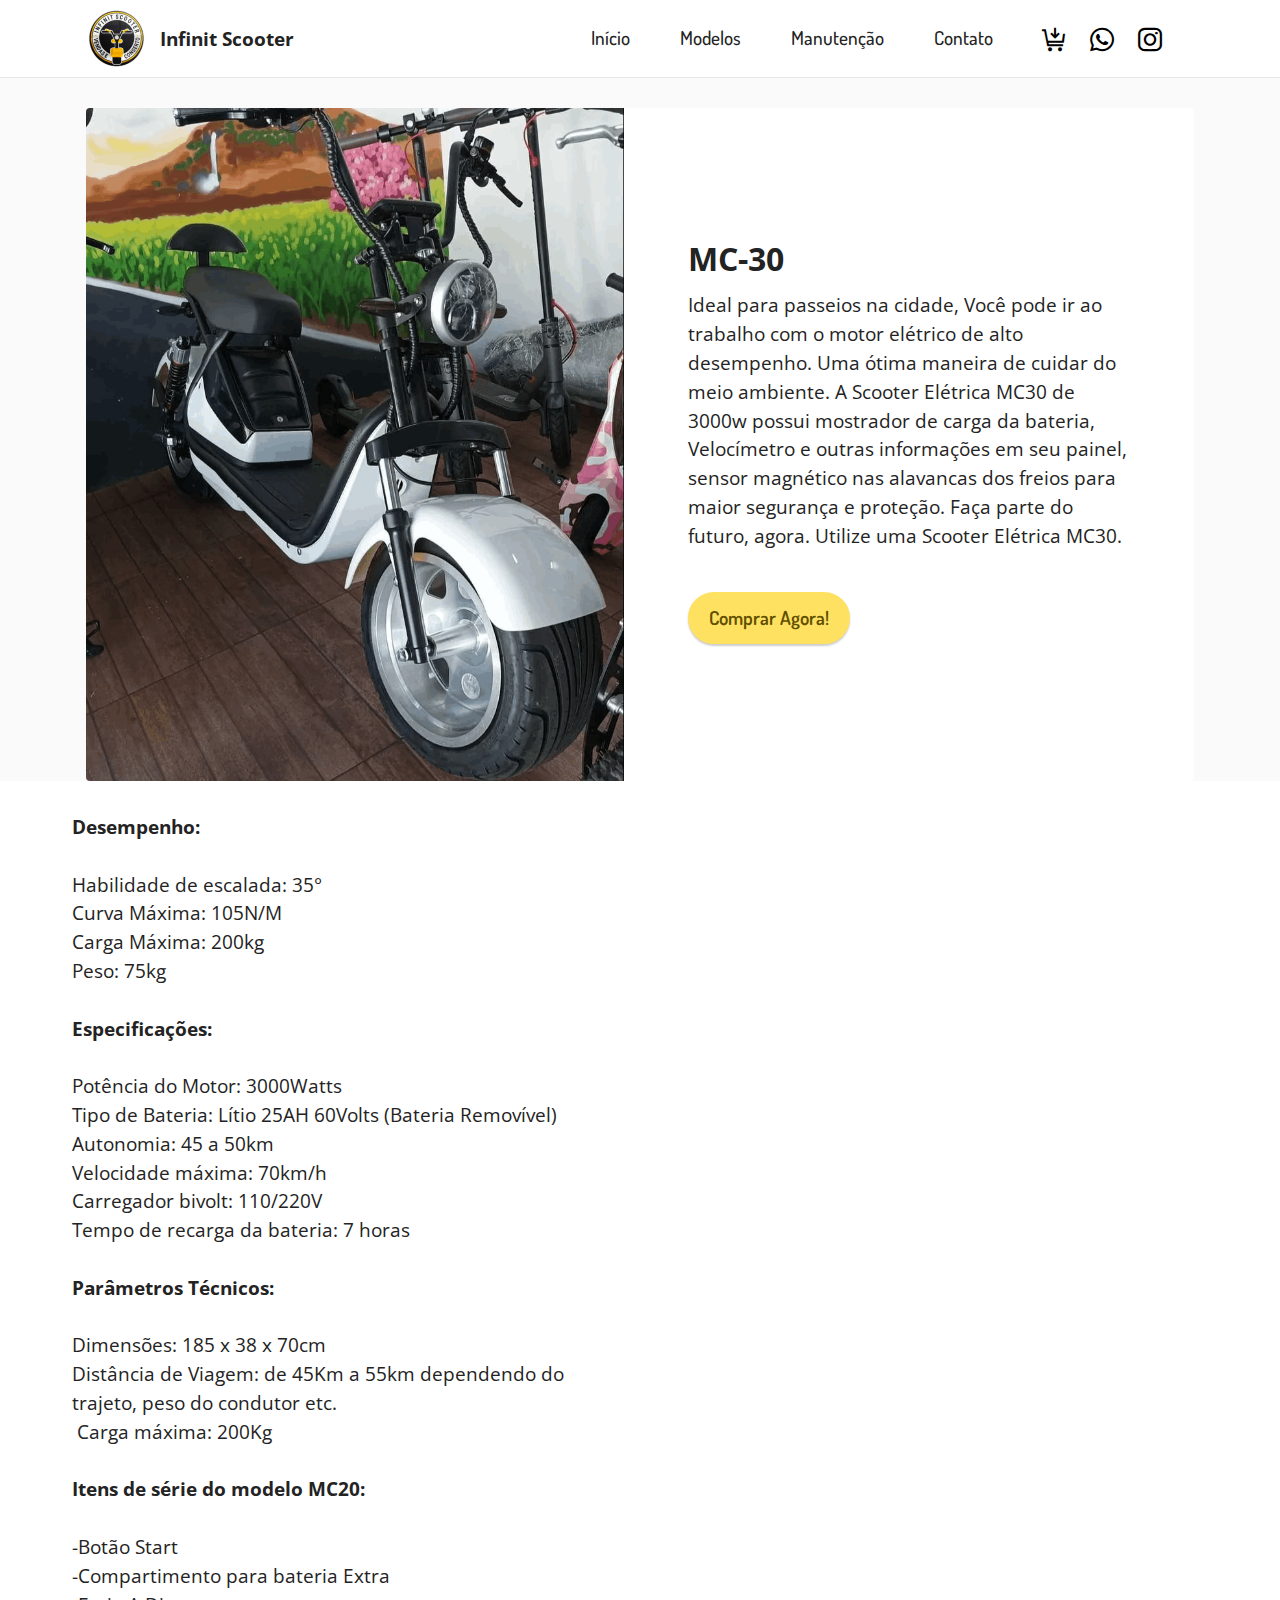
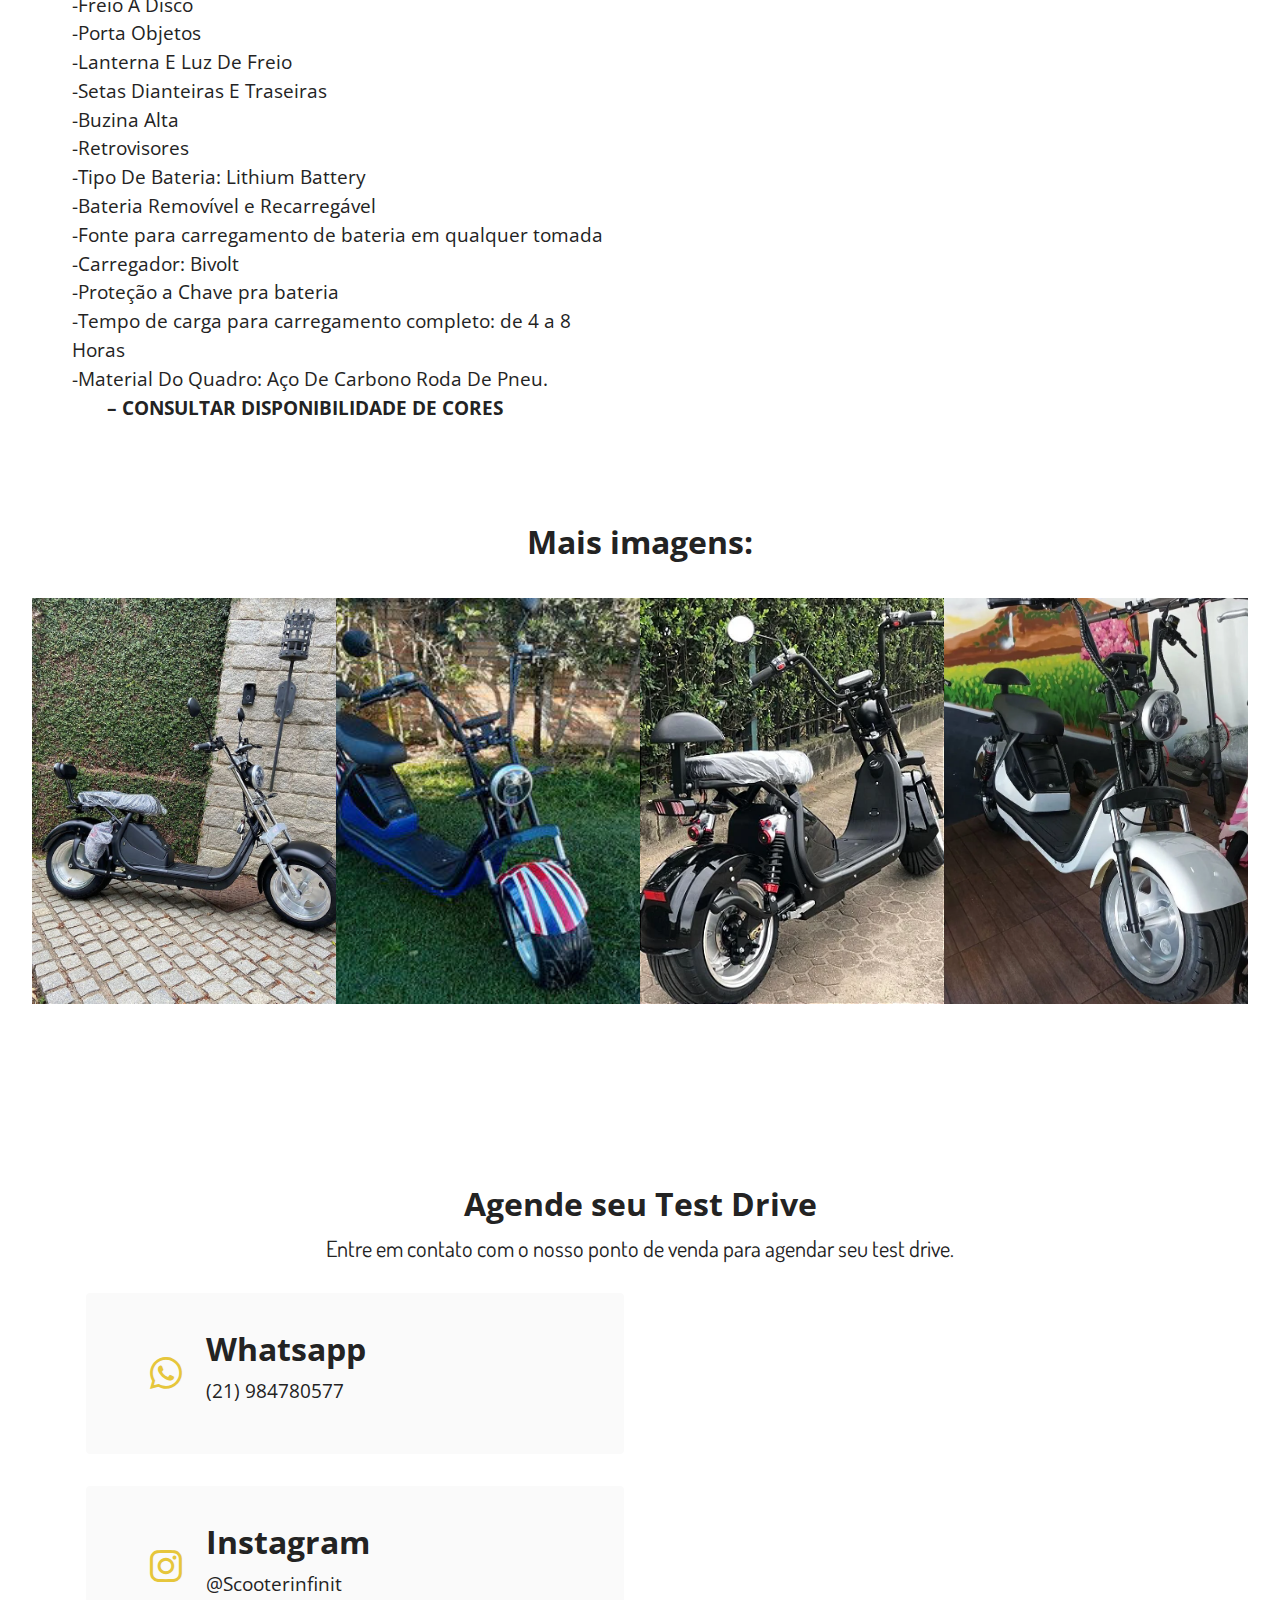
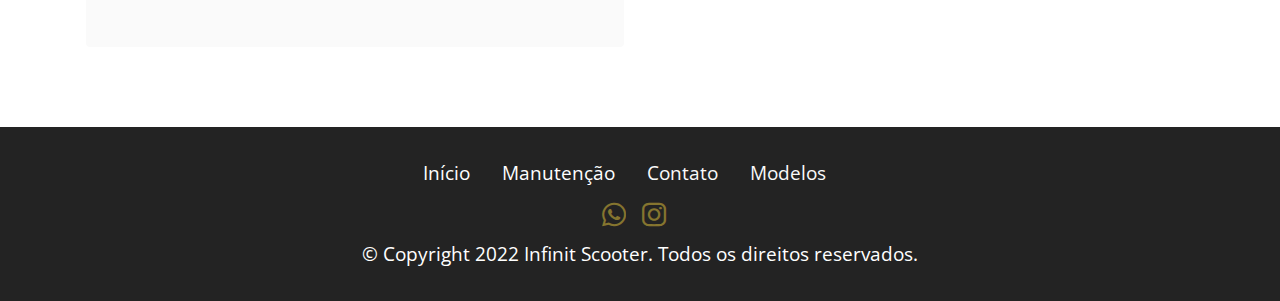
<file: Scooter Elétrica MC-30.html>
<!DOCTYPE html>
<html  >
<head>
  <!-- Site made with Mobirise Website Builder v5.6.11, https://mobirise.com -->
  <meta charset="UTF-8">
  <meta http-equiv="X-UA-Compatible" content="IE=edge">
  <meta name="generator" content="Mobirise v5.6.11, mobirise.com">
  <meta name="twitter:card" content="summary_large_image"/>
  <meta name="twitter:image:src" content="">
  <meta property="og:image" content="">
  <meta name="twitter:title" content="Infinit Scooter | Modelo MC30">
  <meta name="viewport" content="width=device-width, initial-scale=1, minimum-scale=1">
  <link rel="shortcut icon" href="assets/images/android-icon-121x121.png" type="image/x-icon">
  <meta name="description" content="">
  
  
  <title>Infinit Scooter | Modelo MC30</title>
  <link rel="stylesheet" href="assets/web/assets/mobirise-icons2/mobirise2.css">
  <link rel="stylesheet" href="assets/bootstrap/css/bootstrap.min.css">
  <link rel="stylesheet" href="assets/bootstrap/css/bootstrap-grid.min.css">
  <link rel="stylesheet" href="assets/bootstrap/css/bootstrap-reboot.min.css">
  <link rel="stylesheet" href="assets/animatecss/animate.css">
  <link rel="stylesheet" href="assets/dropdown/css/style.css">
  <link rel="stylesheet" href="assets/socicon/css/styles.css">
  <link rel="stylesheet" href="assets/theme/css/style.css">
  <link rel="preload" href="https://fonts.googleapis.com/css?family=Open+Sans:300,400,500,600,700,800,300i,400i,500i,600i,700i,800i&display=swap" as="style" onload="this.onload=null;this.rel='stylesheet'">
  <noscript><link rel="stylesheet" href="https://fonts.googleapis.com/css?family=Open+Sans:300,400,500,600,700,800,300i,400i,500i,600i,700i,800i&display=swap"></noscript>
  <link rel="preload" href="https://fonts.googleapis.com/css?family=Dosis:200,300,400,500,600,700,800&display=swap" as="style" onload="this.onload=null;this.rel='stylesheet'">
  <noscript><link rel="stylesheet" href="https://fonts.googleapis.com/css?family=Dosis:200,300,400,500,600,700,800&display=swap"></noscript>
  <link rel="preload" as="style" href="assets/mobirise/css/mbr-additional.css"><link rel="stylesheet" href="assets/mobirise/css/mbr-additional.css" type="text/css">
  
  
  
  
</head>
<body>
  
  <section data-bs-version="5.1" class="menu cid-thx2Yj0KP8" once="menu" id="menu1-5w">
    
    <nav class="navbar navbar-dropdown navbar-fixed-top navbar-expand-lg">
        <div class="container">
            <div class="navbar-brand">
                <span class="navbar-logo">
                    
                        <img src="assets/images/android-icon-121x121.png" alt="Mobirise Website Builder" style="height: 3.8rem;">
                    
                </span>
                <span class="navbar-caption-wrap"><a class="navbar-caption text-black display-7" href="index.html">Infinit Scooter</a></span>
            </div>
            <button class="navbar-toggler" type="button" data-toggle="collapse" data-bs-toggle="collapse" data-target="#navbarSupportedContent" data-bs-target="#navbarSupportedContent" aria-controls="navbarNavAltMarkup" aria-expanded="false" aria-label="Toggle navigation">
                <div class="hamburger">
                    <span></span>
                    <span></span>
                    <span></span>
                    <span></span>
                </div>
            </button>
            <div class="collapse navbar-collapse" id="navbarSupportedContent">
                <ul class="navbar-nav nav-dropdown nav-right" data-app-modern-menu="true"><li class="nav-item"><a class="nav-link link text-black text-primary display-4" href="index.html">Início</a></li>
                    <li class="nav-item"><a class="nav-link link text-black display-4" href="modelos.html">Modelos</a></li><li class="nav-item"><a class="nav-link link text-black display-4" href="manutencao.html">Manutenção</a></li><li class="nav-item"><a class="nav-link link text-black display-4" href="contato.html">Contato</a></li></ul>
                <div class="icons-menu">
                    <a class="iconfont-wrapper" href="modelos.html" target="_blank">
                        <span class="p-2 mbr-iconfont mobi-mbri-cart-add mobi-mbri"></span>
                    </a>
                    <a class="iconfont-wrapper" href="https://api.whatsapp.com/send?phone=21984780577&text=Ol%C3%A1%2C%20Gostaria%20de%20Tirar%20Algumas%20D%C3%BAvidas!%20" target="_blank">
                        <span class="p-2 mbr-iconfont socicon-whatsapp socicon"></span>
                    </a>
                    <a class="iconfont-wrapper" href="https://www.instagram.com/scooterinfinit/" target="_blank">
                        <span class="p-2 mbr-iconfont socicon-instagram socicon"></span>
                    </a>
                    
                </div>
                
            </div>
        </div>
    </nav>

</section>

<section data-bs-version="5.1" class="features6 cid-tiEzO1yTbQ" id="features7-9g">
    <!---->
    

    
    
    <div class="container">
        <div class="card-wrapper">
            <div class="row align-items-center">
                <div class="col-12 col-lg-6">
                    <div class="image-wrapper">
                        <img src="assets/images/emzhg4fu2goxbcoatc1icvqybxq3hxty3jrv-829x1037.png" alt="Mobirise Website Builder">
                    </div>
                </div>
                <div class="col-12 col-lg">
                    <div class="text-box">
                        <h5 class="mbr-title mbr-fonts-style display-5"><strong>MC-30</strong></h5>
                        <p class="mbr-text mbr-fonts-style display-7">Ideal para passeios na cidade, Você pode ir ao trabalho com o motor elétrico de alto desempenho. Uma ótima maneira de cuidar do meio ambiente. A Scooter Elétrica MC30 de 3000w possui mostrador de carga da bateria, Velocímetro e outras informações em seu painel, sensor magnético nas alavancas dos freios para maior segurança e proteção. Faça parte do futuro, agora. Utilize uma Scooter Elétrica MC30.</p>
                        
                        <div class="mbr-section-btn pt-3"><a href="https://api.whatsapp.com/send?phone=21984780577&text=Ol%C3%A1%2C%20Gostaria%20de%20Tirar%20Algumas%20D%C3%BAvidas!%20" class="btn btn-warning display-4" target="_blank">Comprar Agora!</a></div>
                    </div>
                </div>
            </div>
        </div>
    </div>
</section>

<section data-bs-version="5.1" class="content13 cid-tiySrzc3Wm" id="content13-8i">
    

    
    
    <div class="container-fluid">
        <div class="row justify-content-center">
            
        </div>
        <div class="row justify-content-center">
            <div class="col-md-12 col-lg-12">
                <div class="row justify-content-center">
                    <div class="col-12 col-lg-6">
                        <ul class="list mbr-fonts-style display-7"><div><strong>Desempenho:
</strong></div><div><strong><br></strong></div><div><span style="font-size: 1.2rem;">Habilidade de escalada:</span><span style="font-size: 1.2rem;"> 35°</span><br></div><div>Curva Máxima:<strong> </strong>105N/M
</div><div>Carga Máxima: 200kg
</div><div>Peso: 75kg</div><div><br></div><div><strong>Especificações:</strong></div><div><br></div><div>
</div><div>Potência do Motor: 3000Watts
</div><div>Tipo de Bateria:<strong> </strong>Lítio 25AH 60Volts (Bateria Removível)
</div><div>Autonomia: 45 a 50km
</div><div>Velocidade máxima:<strong>&nbsp;</strong>70km/h
</div><div>Carregador bivolt: 110/220V
</div><div>Tempo de recarga da bateria: 7 horas</div><div><br></div><div>
</div><div><strong>Parâmetros Técnicos:</strong></div><div><strong><br></strong></div><div>Dimensões: 185 x 38 x 70cm
</div><div>Distância de Viagem: de 45Km a 55km dependendo do trajeto, peso do condutor etc.</div><div>&nbsp;Carga máxima: 200Kg</div><div><br></div><div><strong>Itens de série do modelo MC20:
</strong></div><div><br></div><div>-Botão Start
</div><div>-Compartimento para bateria Extra
</div><div>-Freio A Disco
</div><div>-Porta Objetos
</div><div>-Lanterna E Luz De Freio
</div><div>-Setas Dianteiras E Traseiras
</div><div>-Buzina Alta
</div><div>-Retrovisores
</div><div>-Tipo De Bateria: Lithium Battery
</div><div>-Bateria Removível e Recarregável
</div><div>-Fonte para carregamento de bateria em qualquer tomada
</div><div>-Carregador: Bivolt
</div><div>-Proteção a Chave pra bateria
</div><div>-Tempo de carga para carregamento completo: de 4 a 8 Horas
</div><div>-Material Do Quadro: Aço De Carbono Roda De Pneu.</div><div><strong>&nbsp; &nbsp; &nbsp; &nbsp;– CONSULTAR DISPONIBILIDADE DE CORES</strong></div><div>
</div><div>
</div><div>
</div><div>
</div></ul>
                    </div>
                    <div class="col-12 col-lg-6">
                        <ul class="list mbr-fonts-style display-7"></ul>
                    </div>
                </div>
            </div>
        </div>
    </div>
</section>

<section data-bs-version="5.1" class="gallery6 mbr-gallery cid-thx2Yk1cxI" id="gallery6-5y">
    

    
    

    <div class="container-fluid">
        <div class="mbr-section-head">
            <h3 class="mbr-section-title mbr-fonts-style align-center m-0 display-5"><strong>Mais imagens:</strong></h3>
            
        </div>
        <div class="row mbr-gallery mt-4">
            <div class="col-12 col-md-6 col-lg-3 item gallery-image">
                <div class="item-wrapper" data-toggle="modal" data-bs-toggle="modal" data-target="#tmfsucmntW-modal" data-bs-target="#tmfsucmntW-modal">
                    <img class="w-100" src="assets/images/e2f842aae3.webp" alt="Mobirise Website Builder" data-slide-to="0" data-bs-slide-to="0" data-target="#lb-tmfsucmntW" data-bs-target="#lb-tmfsucmntW">
                    <div class="icon-wrapper">
                        <span class="mobi-mbri mobi-mbri-search mbr-iconfont mbr-iconfont-btn"></span>
                    </div>
                </div>
                
            </div>
            <div class="col-12 col-md-6 col-lg-3 item gallery-image">
                <div class="item-wrapper" data-toggle="modal" data-bs-toggle="modal" data-target="#tmfsucmntW-modal" data-bs-target="#tmfsucmntW-modal">
                    <img class="w-100" src="assets/images/376228329632786-640x295.jpg" alt="Mobirise Website Builder" data-slide-to="1" data-bs-slide-to="1" data-target="#lb-tmfsucmntW" data-bs-target="#lb-tmfsucmntW">
                    <div class="icon-wrapper">
                        <span class="mobi-mbri mobi-mbri-search mbr-iconfont mbr-iconfont-btn"></span>
                    </div>
                </div>
                
            </div>
            
            <div class="col-12 col-md-6 col-lg-3 item gallery-image">
                <div class="item-wrapper" data-toggle="modal" data-bs-toggle="modal" data-target="#tmfsucmntW-modal" data-bs-target="#tmfsucmntW-modal">
                    <img class="w-100" src="assets/images/f32aaeb263-2.webp" alt="Mobirise Website Builder" data-slide-to="2" data-bs-slide-to="2" data-target="#lb-tmfsucmntW" data-bs-target="#lb-tmfsucmntW">
                    <div class="icon-wrapper">
                        <span class="mobi-mbri mobi-mbri-search mbr-iconfont mbr-iconfont-btn"></span>
                    </div>
                </div>
                
            </div><div class="col-12 col-md-6 col-lg-3 item gallery-image">
                <div class="item-wrapper" data-toggle="modal" data-bs-toggle="modal" data-target="#tmfsucmntW-modal" data-bs-target="#tmfsucmntW-modal">
                    <img class="w-100" src="assets/images/emzhg4fu2goxbcoatc1icvqybxq3hxty3jrv.webp" alt="Mobirise Website Builder" data-slide-to="3" data-bs-slide-to="3" data-target="#lb-tmfsucmntW" data-bs-target="#lb-tmfsucmntW">
                    <div class="icon-wrapper">
                        <span class="mobi-mbri mobi-mbri-search mbr-iconfont mbr-iconfont-btn"></span>
                    </div>
                </div>
                
            </div>
        </div>

        <div class="modal mbr-slider" tabindex="-1" role="dialog" aria-hidden="true" id="tmfsucmntW-modal">
            <div class="modal-dialog" role="document">
                <div class="modal-content">
                    <div class="modal-body">
                        <div class="carousel slide" id="lb-tmfsucmntW" data-interval="5000" data-bs-interval="5000">
                            <div class="carousel-inner">
                                <div class="carousel-item active">
                                    <img class="d-block w-100" src="assets/images/e2f842aae3.webp" alt="Mobirise Website Builder">
                                </div>
                                <div class="carousel-item">
                                    <img class="d-block w-100" src="assets/images/376228329632786-640x295.jpg" alt="Mobirise Website Builder">
                                </div>
                                
                                <div class="carousel-item">
                                    <img class="d-block w-100" src="assets/images/f32aaeb263-2.webp" alt="Mobirise Website Builder">
                                </div><div class="carousel-item">
                                    <img class="d-block w-100" src="assets/images/emzhg4fu2goxbcoatc1icvqybxq3hxty3jrv.webp" alt="Mobirise Website Builder">
                                </div>
                            </div>
                            <ol class="carousel-indicators">
                                <li data-slide-to="0" data-bs-slide-to="0" class="active" data-target="#lb-tmfsucmntW" data-bs-target="#lb-tmfsucmntW"></li>
                                <li data-slide-to="1" data-bs-slide-to="1" data-target="#lb-tmfsucmntW" data-bs-target="#lb-tmfsucmntW"></li>
                                <li data-slide-to="2" data-bs-slide-to="2" data-target="#lb-tmfsucmntW" data-bs-target="#lb-tmfsucmntW"></li><li data-slide-to="3" data-bs-slide-to="3" data-target="#lb-tmfsucmntW" data-bs-target="#lb-tmfsucmntW"></li>
                                
                            </ol>
                            <a role="button" href="" class="close" data-dismiss="modal" data-bs-dismiss="modal" aria-label="Close">
                            </a>
                            <a class="carousel-control-prev carousel-control" role="button" data-slide="prev" data-bs-slide="prev" href="#lb-tmfsucmntW">
                                <span class="mobi-mbri mobi-mbri-arrow-prev" aria-hidden="true"></span>
                                <span class="sr-only visually-hidden">Previous</span>
                            </a>
                            <a class="carousel-control-next carousel-control" role="button" data-slide="next" data-bs-slide="next" href="#lb-tmfsucmntW">
                                <span class="mobi-mbri mobi-mbri-arrow-next" aria-hidden="true"></span>
                                <span class="sr-only visually-hidden">Next</span>
                            </a>
                        </div>
                    </div>
                </div>
            </div>
        </div>
    </div>
</section>

<section data-bs-version="5.1" class="contacts3 map1 cid-tmfrZW54mh" id="contacts3-9q">

    

    
    
    <div class="container">
        <div class="mbr-section-head">
            <h3 class="mbr-section-title mbr-fonts-style align-center mb-0 display-5">
                <strong>Agende seu Test Drive</strong></h3>
            <h4 class="mbr-section-subtitle mbr-fonts-style align-center mb-0 mt-2 display-2">Entre em contato com o nosso ponto de venda para agendar seu test drive.</h4>
        </div>
        <div class="row justify-content-center mt-4">
            <div class="card col-12 col-md-6">
                <div class="card-wrapper">
                    <div class="image-wrapper">
                        <a href="https://api.whatsapp.com/send?phone=21984780577&text=Ol%C3%A1%2C%20Gostaria%20de%20Tirar%20Algumas%20D%C3%BAvidas!%20" target="_blank"><span class="mbr-iconfont socicon-whatsapp socicon" style="color: rgb(230, 198, 59); fill: rgb(230, 198, 59);"></span></a>
                    </div>
                    <div class="text-wrapper">
                        <h6 class="card-title mbr-fonts-style mb-1 display-5">
                            <strong>Whatsapp</strong></h6>
                        <p class="mbr-text mbr-fonts-style display-7"><a href="https://api.whatsapp.com/send?phone=21984780577&text=Ol%C3%A1%2C%20Gostaria%20de%20Tirar%20Algumas%20D%C3%BAvidas!%20" class="text-black text-primary" target="_blank">(21) 984780577</a></p>
                    </div>
                </div>
                <div class="card-wrapper">
                    <div class="image-wrapper">
                        <span class="mbr-iconfont socicon-instagram socicon" style="color: rgb(230, 198, 59); fill: rgb(230, 198, 59);"></span>
                    </div>
                    <div class="text-wrapper">
                        <h6 class="card-title mbr-fonts-style mb-1 display-5">
                            <strong>Instagram</strong></h6>
                        <p class="mbr-text mbr-fonts-style display-7">@Scooterinfinit</p>
                    </div>
                </div>
            </div>
            <div class="map-wrapper col-12 col-md-6">
                <div class="google-map"><iframe frameborder="0" style="border:0" src="https://www.google.com/maps/embed/v1/place?key=AIzaSyDk89J4FSunMF33ruMVWJaJht_Ro0kvoXs&amp;q=Estrada do Guerengue, 2076 - Loja D - Taquara, Rio de Janeiro - RJ 22713-001" allowfullscreen=""></iframe></div>
            </div>
        </div>
    </div>
</section>

<section data-bs-version="5.1" class="footer3 cid-tizXRCRn0K" once="footers" id="footer3-94">

    

    

    <div class="container">
        <div class="media-container-row align-center mbr-white">
            <div class="row row-links">
                <ul class="foot-menu">
                    
                    
                    
                    
                    
                <li class="foot-menu-item mbr-fonts-style display-7"><a href="index.html" class="text-info">Início</a></li><li class="foot-menu-item mbr-fonts-style display-7"><a href="manutencao.html" class="text-info">Manutenção</a></li><li class="foot-menu-item mbr-fonts-style display-7"><a href="contato.html" class="text-white">Contato</a></li><li class="foot-menu-item mbr-fonts-style display-7"><a href="modelos.html" class="text-white">Modelos</a></li><li class="foot-menu-item mbr-fonts-style display-7"></li></ul>
            </div>
            <div class="row social-row">
                <div class="social-list align-right pb-2">
                    
                    
                    
                    
                    
                    
                <div class="soc-item">
                        <a href="https://api.whatsapp.com/send?phone=21984780577&text=Ol%C3%A1%2C%20Gostaria%20de%20Tirar%20Algumas%20D%C3%BAvidas!%20" target="_blank">
                            <span class="mbr-iconfont mbr-iconfont-social socicon-whatsapp socicon" style="color: rgb(230, 198, 59); fill: rgb(230, 198, 59);"></span>
                        </a>
                    </div><div class="soc-item">
                        <a href="https://www.instagram.com/scooterinfinit/" target="_blank">
                            <span class="mbr-iconfont mbr-iconfont-social socicon-instagram socicon" style="color: rgb(230, 198, 59); fill: rgb(230, 198, 59);"></span>
                        </a>
                    </div></div>
            </div>
            <div class="row row-copirayt">
                <p class="mbr-text mb-0 mbr-fonts-style mbr-white align-center display-7">
                    © Copyright 2022 Infinit Scooter. Todos os direitos reservados.
                </p>
            </div>
        </div>
    </div>
<section class="display-7" >

        <a href="https://mobiri.se/286851e" >
        <p style="margin: 0;text-align: center;" class="display-7"></p>
        <a href="https://mobirise.com/%22%3E%22%3E
    </section>

    <script src="assets/bootstrap/js/bootstrap.bundle.min.js"></script>
    <script src="assets/parallax/jarallax.js"></script>
    <script src="assets/smoothscroll/smooth-scroll.js"></script>
    <script src="assets/ytplayer/index.js"></script>
    <script src="assets/vimeoplayer/player.js"></script>
    <script src="assets/dropdown/js/navbar-dropdown.js"></script>
    <script src="assets/embla/embla.min.js"></script>
    <script src="assets/embla/script.js"></script>
    <script src="assets/theme/js/script.js"></script>
    <script src="assets/bootstrap/js/bootstrap.bundle.min.js"></script>

</body>

</html>
</file>
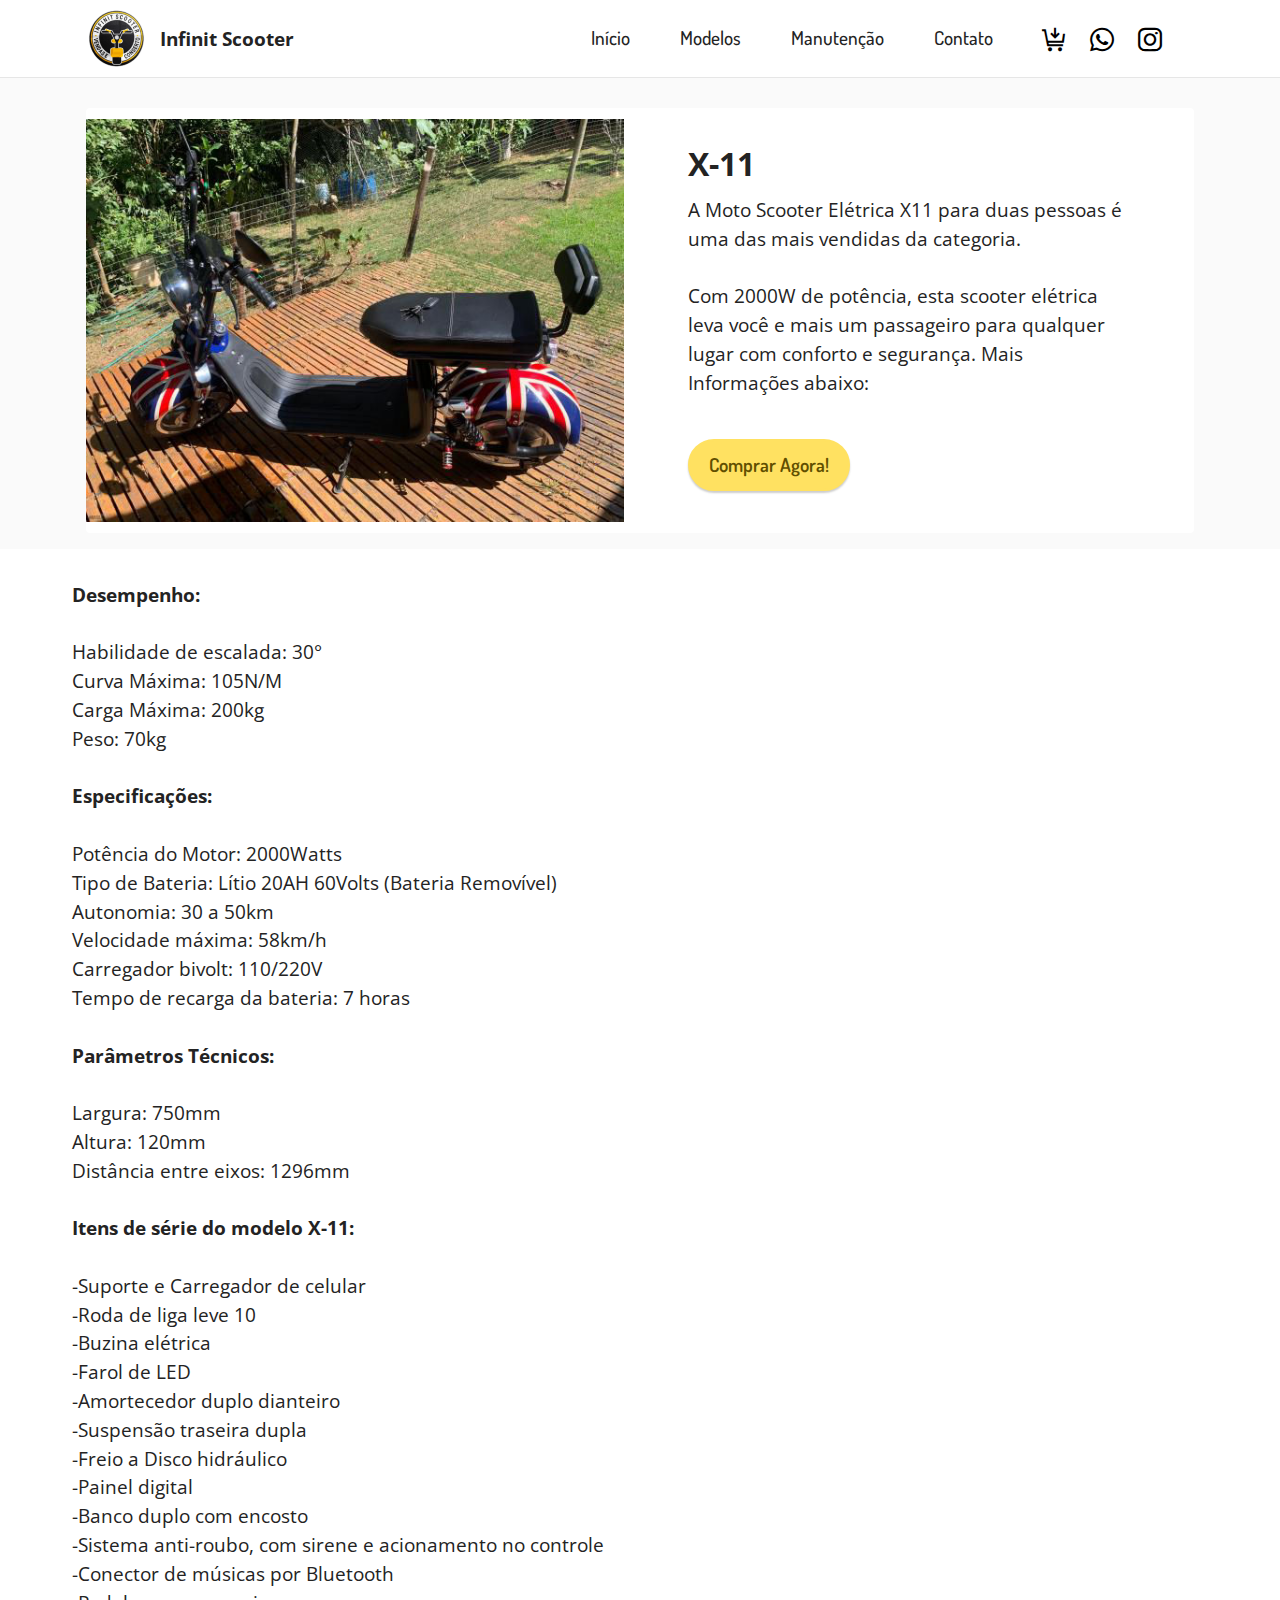
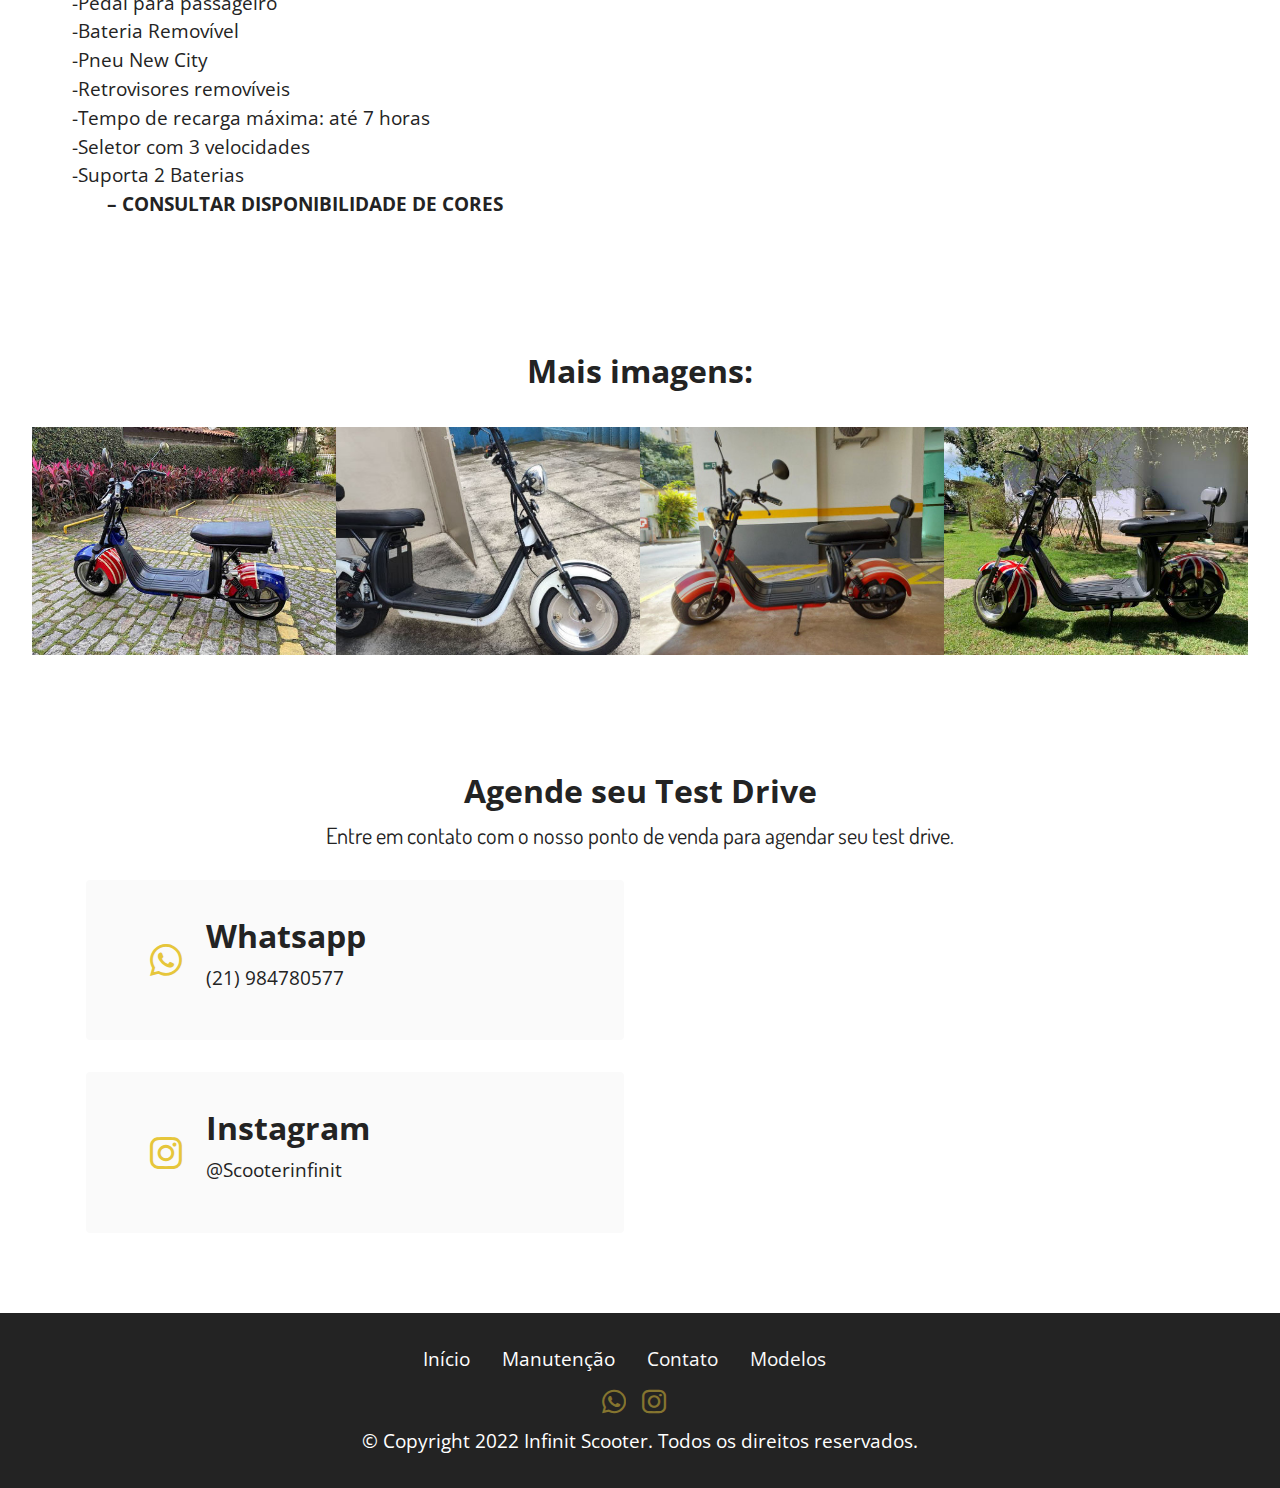
<file: Scooter Elétrica X-11.html>
<!DOCTYPE html>
<html  >
<head>
  <!-- Site made with Mobirise Website Builder v5.6.11, https://mobirise.com -->
  <meta charset="UTF-8">
  <meta http-equiv="X-UA-Compatible" content="IE=edge">
  <meta name="generator" content="Mobirise v5.6.11, mobirise.com">
  <meta name="twitter:card" content="summary_large_image"/>
  <meta name="twitter:image:src" content="">
  <meta property="og:image" content="">
  <meta name="twitter:title" content="Infinit Scooter | Modelo X11">
  <meta name="viewport" content="width=device-width, initial-scale=1, minimum-scale=1">
  <link rel="shortcut icon" href="assets/images/android-icon-121x121.png" type="image/x-icon">
  <meta name="description" content="">
  
  
  <title>Infinit Scooter | Modelo X11</title>
  <link rel="stylesheet" href="assets/web/assets/mobirise-icons2/mobirise2.css">
  <link rel="stylesheet" href="assets/bootstrap/css/bootstrap.min.css">
  <link rel="stylesheet" href="assets/bootstrap/css/bootstrap-grid.min.css">
  <link rel="stylesheet" href="assets/bootstrap/css/bootstrap-reboot.min.css">
  <link rel="stylesheet" href="assets/animatecss/animate.css">
  <link rel="stylesheet" href="assets/dropdown/css/style.css">
  <link rel="stylesheet" href="assets/socicon/css/styles.css">
  <link rel="stylesheet" href="assets/theme/css/style.css">
  <link rel="preload" href="https://fonts.googleapis.com/css?family=Open+Sans:300,400,500,600,700,800,300i,400i,500i,600i,700i,800i&display=swap" as="style" onload="this.onload=null;this.rel='stylesheet'">
  <noscript><link rel="stylesheet" href="https://fonts.googleapis.com/css?family=Open+Sans:300,400,500,600,700,800,300i,400i,500i,600i,700i,800i&display=swap"></noscript>
  <link rel="preload" href="https://fonts.googleapis.com/css?family=Dosis:200,300,400,500,600,700,800&display=swap" as="style" onload="this.onload=null;this.rel='stylesheet'">
  <noscript><link rel="stylesheet" href="https://fonts.googleapis.com/css?family=Dosis:200,300,400,500,600,700,800&display=swap"></noscript>
  <link rel="preload" as="style" href="assets/mobirise/css/mbr-additional.css"><link rel="stylesheet" href="assets/mobirise/css/mbr-additional.css" type="text/css">
  
  
  
  
</head>
<body>
  
  <section data-bs-version="5.1" class="menu cid-thx2HPwsCi" once="menu" id="menu1-56">
    
    <nav class="navbar navbar-dropdown navbar-fixed-top navbar-expand-lg">
        <div class="container">
            <div class="navbar-brand">
                <span class="navbar-logo">
                    
                        <img src="assets/images/android-icon-121x121.png" alt="Mobirise Website Builder" style="height: 3.8rem;">
                    
                </span>
                <span class="navbar-caption-wrap"><a class="navbar-caption text-black display-7" href="index.html">Infinit Scooter</a></span>
            </div>
            <button class="navbar-toggler" type="button" data-toggle="collapse" data-bs-toggle="collapse" data-target="#navbarSupportedContent" data-bs-target="#navbarSupportedContent" aria-controls="navbarNavAltMarkup" aria-expanded="false" aria-label="Toggle navigation">
                <div class="hamburger">
                    <span></span>
                    <span></span>
                    <span></span>
                    <span></span>
                </div>
            </button>
            <div class="collapse navbar-collapse" id="navbarSupportedContent">
                <ul class="navbar-nav nav-dropdown nav-right" data-app-modern-menu="true"><li class="nav-item"><a class="nav-link link text-black text-primary display-4" href="index.html">Início</a></li>
                    <li class="nav-item"><a class="nav-link link text-black display-4" href="modelos.html">Modelos</a></li><li class="nav-item"><a class="nav-link link text-black display-4" href="manutencao.html">Manutenção</a></li><li class="nav-item"><a class="nav-link link text-black display-4" href="contato.html">Contato</a></li></ul>
                <div class="icons-menu">
                    <a class="iconfont-wrapper" href="modelos.html" target="_blank">
                        <span class="p-2 mbr-iconfont mobi-mbri-cart-add mobi-mbri"></span>
                    </a>
                    <a class="iconfont-wrapper" href="https://api.whatsapp.com/send?phone=21984780577&text=Ol%C3%A1%2C%20Gostaria%20de%20Tirar%20Algumas%20D%C3%BAvidas!%20" target="_blank">
                        <span class="p-2 mbr-iconfont socicon-whatsapp socicon"></span>
                    </a>
                    <a class="iconfont-wrapper" href="https://www.instagram.com/scooterinfinit/" target="_blank">
                        <span class="p-2 mbr-iconfont socicon-instagram socicon"></span>
                    </a>
                    
                </div>
                
            </div>
        </div>
    </nav>

</section>

<section data-bs-version="5.1" class="features6 cid-tiEwUscpok" id="features7-9c">
    <!---->
    

    
    
    <div class="container">
        <div class="card-wrapper">
            <div class="row align-items-center">
                <div class="col-12 col-lg-6">
                    <div class="image-wrapper">
                        <img src="assets/images/caloi-mobilete-50cc-2021-7-1651581965-v1-575x431.jpg" alt="Mobirise Website Builder">
                    </div>
                </div>
                <div class="col-12 col-lg">
                    <div class="text-box">
                        <h5 class="mbr-title mbr-fonts-style display-5"><strong>X-11</strong></h5>
                        <p class="mbr-text mbr-fonts-style display-7">A Moto Scooter Elétrica X11 para duas pessoas é uma das mais vendidas da categoria.
<br>
<br>Com 2000W de potência, esta scooter elétrica leva você e mais um passageiro para qualquer lugar com conforto e segurança.&nbsp;Mais Informações abaixo:</p>
                        
                        <div class="mbr-section-btn pt-3"><a href="https://api.whatsapp.com/send?phone=21984780577&text=Ol%C3%A1%2C%20Gostaria%20de%20Tirar%20Algumas%20D%C3%BAvidas!%20" class="btn btn-warning display-4" target="_blank">Comprar Agora!</a></div>
                    </div>
                </div>
            </div>
        </div>
    </div>
</section>

<section data-bs-version="5.1" class="content13 cid-tiyfG2Uigt" id="content13-86">
    

    
    
    <div class="container-fluid">
        <div class="row justify-content-center">
            
        </div>
        <div class="row justify-content-center">
            <div class="col-md-12 col-lg-12">
                <div class="row justify-content-center">
                    <div class="col-12 col-lg-6">
                        <ul class="list mbr-fonts-style display-7"><div><strong>Desempenho:
</strong></div><div><strong><br></strong></div><div><span style="font-size: 1.2rem;">Habilidade de escalada:</span><span style="font-size: 1.2rem;"> 30°</span><br></div><div>Curva Máxima:<strong> </strong>105N/M
</div><div>Carga Máxima: 200kg
</div><div>Peso: 70kg</div><div><br></div><div><strong>Especificações:</strong></div><div><br></div><div>
</div><div>Potência do Motor: 2000Watts
</div><div>Tipo de Bateria:<strong> </strong>Lítio 20AH 60Volts (Bateria Removível)
</div><div>Autonomia: 30 a 50km
</div><div>Velocidade máxima:<strong> </strong>58km/h
</div><div>Carregador bivolt: 110/220V
</div><div>Tempo de recarga da bateria: 7 horas</div><div><br></div><div>
</div><div><strong>Parâmetros Técnicos:
</strong></div><div><br></div><div>Largura: 750mm
</div><div>Altura: 120mm
</div><div>Distância entre eixos: 1296mm
</div><div><br></div><div><strong>Itens de série do modelo X-11:
</strong></div><div><br></div><div>-Suporte e Carregador de celular
</div><div>-Roda de liga leve 10
</div><div>-Buzina elétrica
</div><div>-Farol de LED
</div><div>-Amortecedor duplo dianteiro
</div><div>-Suspensão traseira dupla
</div><div>-Freio a Disco hidráulico
</div><div>-Painel digital
</div><div>-Banco duplo com encosto
</div><div>-Sistema anti-roubo, com sirene e acionamento no controle
</div><div>-Conector de músicas por Bluetooth
</div><div>-Pedal para passageiro
</div><div>-Bateria Removível
</div><div>-Pneu New City</div><div>-Retrovisores removíveis
</div><div>-Tempo de recarga máxima: até 7 horas
</div><div>-Seletor com 3 velocidades
</div><div>-Suporta 2 Baterias
</div><div><strong>&nbsp; &nbsp; &nbsp; &nbsp;– CONSULTAR DISPONIBILIDADE DE CORES</strong></div><div>
</div><div>
</div><div>
</div><div>
</div></ul>
                    </div>
                    <div class="col-12 col-lg-6">
                        <ul class="list mbr-fonts-style display-7"></ul>
                    </div>
                </div>
            </div>
        </div>
    </div>
</section>

<section data-bs-version="5.1" class="gallery6 mbr-gallery cid-thx2HQLIew" id="gallery6-58">
    

    
    

    <div class="container-fluid">
        <div class="mbr-section-head">
            <h3 class="mbr-section-title mbr-fonts-style align-center m-0 display-5"><strong>Mais imagens:</strong></h3>
            
        </div>
        <div class="row mbr-gallery mt-4">
            <div class="col-12 col-md-6 col-lg-3 item gallery-image">
                <div class="item-wrapper" data-toggle="modal" data-bs-toggle="modal" data-target="#tmfstCO20O-modal" data-bs-target="#tmfstCO20O-modal">
                    <img class="w-100" src="assets/images/d-nq-np-727395-mlb50879738654-072022-o-500x375.jpg" alt="Mobirise Website Builder" data-slide-to="0" data-bs-slide-to="0" data-target="#lb-tmfstCO20O" data-bs-target="#lb-tmfstCO20O">
                    <div class="icon-wrapper">
                        <span class="mobi-mbri mobi-mbri-search mbr-iconfont mbr-iconfont-btn"></span>
                    </div>
                </div>
                
            </div>
            <div class="col-12 col-md-6 col-lg-3 item gallery-image">
                <div class="item-wrapper" data-toggle="modal" data-bs-toggle="modal" data-target="#tmfstCO20O-modal" data-bs-target="#tmfstCO20O-modal">
                    <img class="w-100" src="assets/images/maxresdefault-646x363.jpg" alt="Mobirise Website Builder" data-slide-to="1" data-bs-slide-to="1" data-target="#lb-tmfstCO20O" data-bs-target="#lb-tmfstCO20O">
                    <div class="icon-wrapper">
                        <span class="mobi-mbri mobi-mbri-search mbr-iconfont mbr-iconfont-btn"></span>
                    </div>
                </div>
                
            </div>
            <div class="col-12 col-md-6 col-lg-3 item gallery-image">
                <div class="item-wrapper" data-toggle="modal" data-bs-toggle="modal" data-target="#tmfstCO20O-modal" data-bs-target="#tmfstCO20O-modal">
                    <img class="w-100" src="assets/images/037267429469394-640x480.jpg" alt="Mobirise Website Builder" data-slide-to="2" data-bs-slide-to="2" data-target="#lb-tmfstCO20O" data-bs-target="#lb-tmfstCO20O">
                    <div class="icon-wrapper">
                        <span class="mobi-mbri mobi-mbri-search mbr-iconfont mbr-iconfont-btn"></span>
                    </div>
                </div>
                
            </div>
            <div class="col-12 col-md-6 col-lg-3 item gallery-image">
                <div class="item-wrapper" data-toggle="modal" data-bs-toggle="modal" data-target="#tmfstCO20O-modal" data-bs-target="#tmfstCO20O-modal">
                    <img class="w-100" src="assets/images/caloi-mobilete-50cc-2021-1-1651581939-v1-575x431.jpg" alt="Mobirise Website Builder" data-slide-to="3" data-bs-slide-to="3" data-target="#lb-tmfstCO20O" data-bs-target="#lb-tmfstCO20O">
                    <div class="icon-wrapper">
                        <span class="mobi-mbri mobi-mbri-search mbr-iconfont mbr-iconfont-btn"></span>
                    </div>
                </div>
                
            </div>
        </div>

        <div class="modal mbr-slider" tabindex="-1" role="dialog" aria-hidden="true" id="tmfstCO20O-modal">
            <div class="modal-dialog" role="document">
                <div class="modal-content">
                    <div class="modal-body">
                        <div class="carousel slide" id="lb-tmfstCO20O" data-interval="5000" data-bs-interval="5000">
                            <div class="carousel-inner">
                                <div class="carousel-item active">
                                    <img class="d-block w-100" src="assets/images/d-nq-np-727395-mlb50879738654-072022-o-500x375.jpg" alt="Mobirise Website Builder">
                                </div>
                                <div class="carousel-item">
                                    <img class="d-block w-100" src="assets/images/maxresdefault-646x363.jpg" alt="Mobirise Website Builder">
                                </div>
                                <div class="carousel-item">
                                    <img class="d-block w-100" src="assets/images/037267429469394-640x480.jpg" alt="Mobirise Website Builder">
                                </div>
                                <div class="carousel-item">
                                    <img class="d-block w-100" src="assets/images/caloi-mobilete-50cc-2021-1-1651581939-v1-575x431.jpg" alt="Mobirise Website Builder">
                                </div>
                            </div>
                            <ol class="carousel-indicators">
                                <li data-slide-to="0" data-bs-slide-to="0" class="active" data-target="#lb-tmfstCO20O" data-bs-target="#lb-tmfstCO20O"></li>
                                <li data-slide-to="1" data-bs-slide-to="1" data-target="#lb-tmfstCO20O" data-bs-target="#lb-tmfstCO20O"></li>
                                <li data-slide-to="2" data-bs-slide-to="2" data-target="#lb-tmfstCO20O" data-bs-target="#lb-tmfstCO20O"></li>
                                <li data-slide-to="3" data-bs-slide-to="3" data-target="#lb-tmfstCO20O" data-bs-target="#lb-tmfstCO20O"></li>
                            </ol>
                            <a role="button" href="" class="close" data-dismiss="modal" data-bs-dismiss="modal" aria-label="Close">
                            </a>
                            <a class="carousel-control-prev carousel-control" role="button" data-slide="prev" data-bs-slide="prev" href="#lb-tmfstCO20O">
                                <span class="mobi-mbri mobi-mbri-arrow-prev" aria-hidden="true"></span>
                                <span class="sr-only visually-hidden">Previous</span>
                            </a>
                            <a class="carousel-control-next carousel-control" role="button" data-slide="next" data-bs-slide="next" href="#lb-tmfstCO20O">
                                <span class="mobi-mbri mobi-mbri-arrow-next" aria-hidden="true"></span>
                                <span class="sr-only visually-hidden">Next</span>
                            </a>
                        </div>
                    </div>
                </div>
            </div>
        </div>
    </div>
</section>

<section data-bs-version="5.1" class="contacts3 map1 cid-tmfrj0lRXN" id="contacts3-9l">

    

    
    
    <div class="container">
        <div class="mbr-section-head">
            <h3 class="mbr-section-title mbr-fonts-style align-center mb-0 display-5">
                <strong>Agende seu Test Drive</strong></h3>
            <h4 class="mbr-section-subtitle mbr-fonts-style align-center mb-0 mt-2 display-2">Entre em contato com o nosso ponto de venda para agendar seu test drive.</h4>
        </div>
        <div class="row justify-content-center mt-4">
            <div class="card col-12 col-md-6">
                <div class="card-wrapper">
                    <div class="image-wrapper">
                        <a href="https://api.whatsapp.com/send?phone=21984780577&text=Ol%C3%A1%2C%20Gostaria%20de%20Tirar%20Algumas%20D%C3%BAvidas!%20" target="_blank"><span class="mbr-iconfont socicon-whatsapp socicon" style="color: rgb(230, 198, 59); fill: rgb(230, 198, 59);"></span></a>
                    </div>
                    <div class="text-wrapper">
                        <h6 class="card-title mbr-fonts-style mb-1 display-5">
                            <strong>Whatsapp</strong></h6>
                        <p class="mbr-text mbr-fonts-style display-7"><a href="https://api.whatsapp.com/send?phone=21984780577&text=Ol%C3%A1%2C%20Gostaria%20de%20Tirar%20Algumas%20D%C3%BAvidas!%20" class="text-black text-primary" target="_blank">(21) 984780577</a></p>
                    </div>
                </div>
                <div class="card-wrapper">
                    <div class="image-wrapper">
                        <span class="mbr-iconfont socicon-instagram socicon" style="color: rgb(230, 198, 59); fill: rgb(230, 198, 59);"></span>
                    </div>
                    <div class="text-wrapper">
                        <h6 class="card-title mbr-fonts-style mb-1 display-5">
                            <strong>Instagram</strong></h6>
                        <p class="mbr-text mbr-fonts-style display-7">@Scooterinfinit</p>
                    </div>
                </div>
            </div>
            <div class="map-wrapper col-12 col-md-6">
                <div class="google-map"><iframe frameborder="0" style="border:0" src="https://www.google.com/maps/embed/v1/place?key=AIzaSyCNveGQ9bfpKFwWzQLLftrR9hNiHwdqQG8&amp;q=Estrada do Guerengue, 2076 - Loja D - Taquara, Rio de Janeiro - RJ 22713-001" allowfullscreen=""></iframe></div>
            </div>
        </div>
    </div>
</section>

<section data-bs-version="5.1" class="footer3 cid-tizXRCRn0K" once="footers" id="footer3-94">

    

    

    <div class="container">
        <div class="media-container-row align-center mbr-white">
            <div class="row row-links">
                <ul class="foot-menu">
                    
                    
                    
                    
                    
                <li class="foot-menu-item mbr-fonts-style display-7"><a href="index.html" class="text-info">Início</a></li><li class="foot-menu-item mbr-fonts-style display-7"><a href="manutencao.html" class="text-info">Manutenção</a></li><li class="foot-menu-item mbr-fonts-style display-7"><a href="contato.html" class="text-white">Contato</a></li><li class="foot-menu-item mbr-fonts-style display-7"><a href="modelos.html" class="text-white">Modelos</a></li><li class="foot-menu-item mbr-fonts-style display-7"></li></ul>
            </div>
            <div class="row social-row">
                <div class="social-list align-right pb-2">
                    
                    
                    
                    
                    
                    
                <div class="soc-item">
                        <a href="https://api.whatsapp.com/send?phone=21984780577&text=Ol%C3%A1%2C%20Gostaria%20de%20Tirar%20Algumas%20D%C3%BAvidas!%20" target="_blank">
                            <span class="mbr-iconfont mbr-iconfont-social socicon-whatsapp socicon" style="color: rgb(230, 198, 59); fill: rgb(230, 198, 59);"></span>
                        </a>
                    </div><div class="soc-item">
                        <a href="https://www.instagram.com/scooterinfinit/" target="_blank">
                            <span class="mbr-iconfont mbr-iconfont-social socicon-instagram socicon" style="color: rgb(230, 198, 59); fill: rgb(230, 198, 59);"></span>
                        </a>
                    </div></div>
            </div>
            <div class="row row-copirayt">
                <p class="mbr-text mb-0 mbr-fonts-style mbr-white align-center display-7">
                    © Copyright 2022 Infinit Scooter. Todos os direitos reservados.
                </p>
            </div>
        </div>
    </div>
<section class="display-7" >

        <a href="https://mobiri.se/286851e" >
        <p style="margin: 0;text-align: center;" class="display-7"></p>
        <a href="https://mobirise.com/%22%3E%22%3E
    </section>

    <script src="assets/bootstrap/js/bootstrap.bundle.min.js"></script>
    <script src="assets/parallax/jarallax.js"></script>
    <script src="assets/smoothscroll/smooth-scroll.js"></script>
    <script src="assets/ytplayer/index.js"></script>
    <script src="assets/vimeoplayer/player.js"></script>
    <script src="assets/dropdown/js/navbar-dropdown.js"></script>
    <script src="assets/embla/embla.min.js"></script>
    <script src="assets/embla/script.js"></script>
    <script src="assets/theme/js/script.js"></script>
    <script src="assets/bootstrap/js/bootstrap.bundle.min.js"></script>

</body>

</html>
</file>
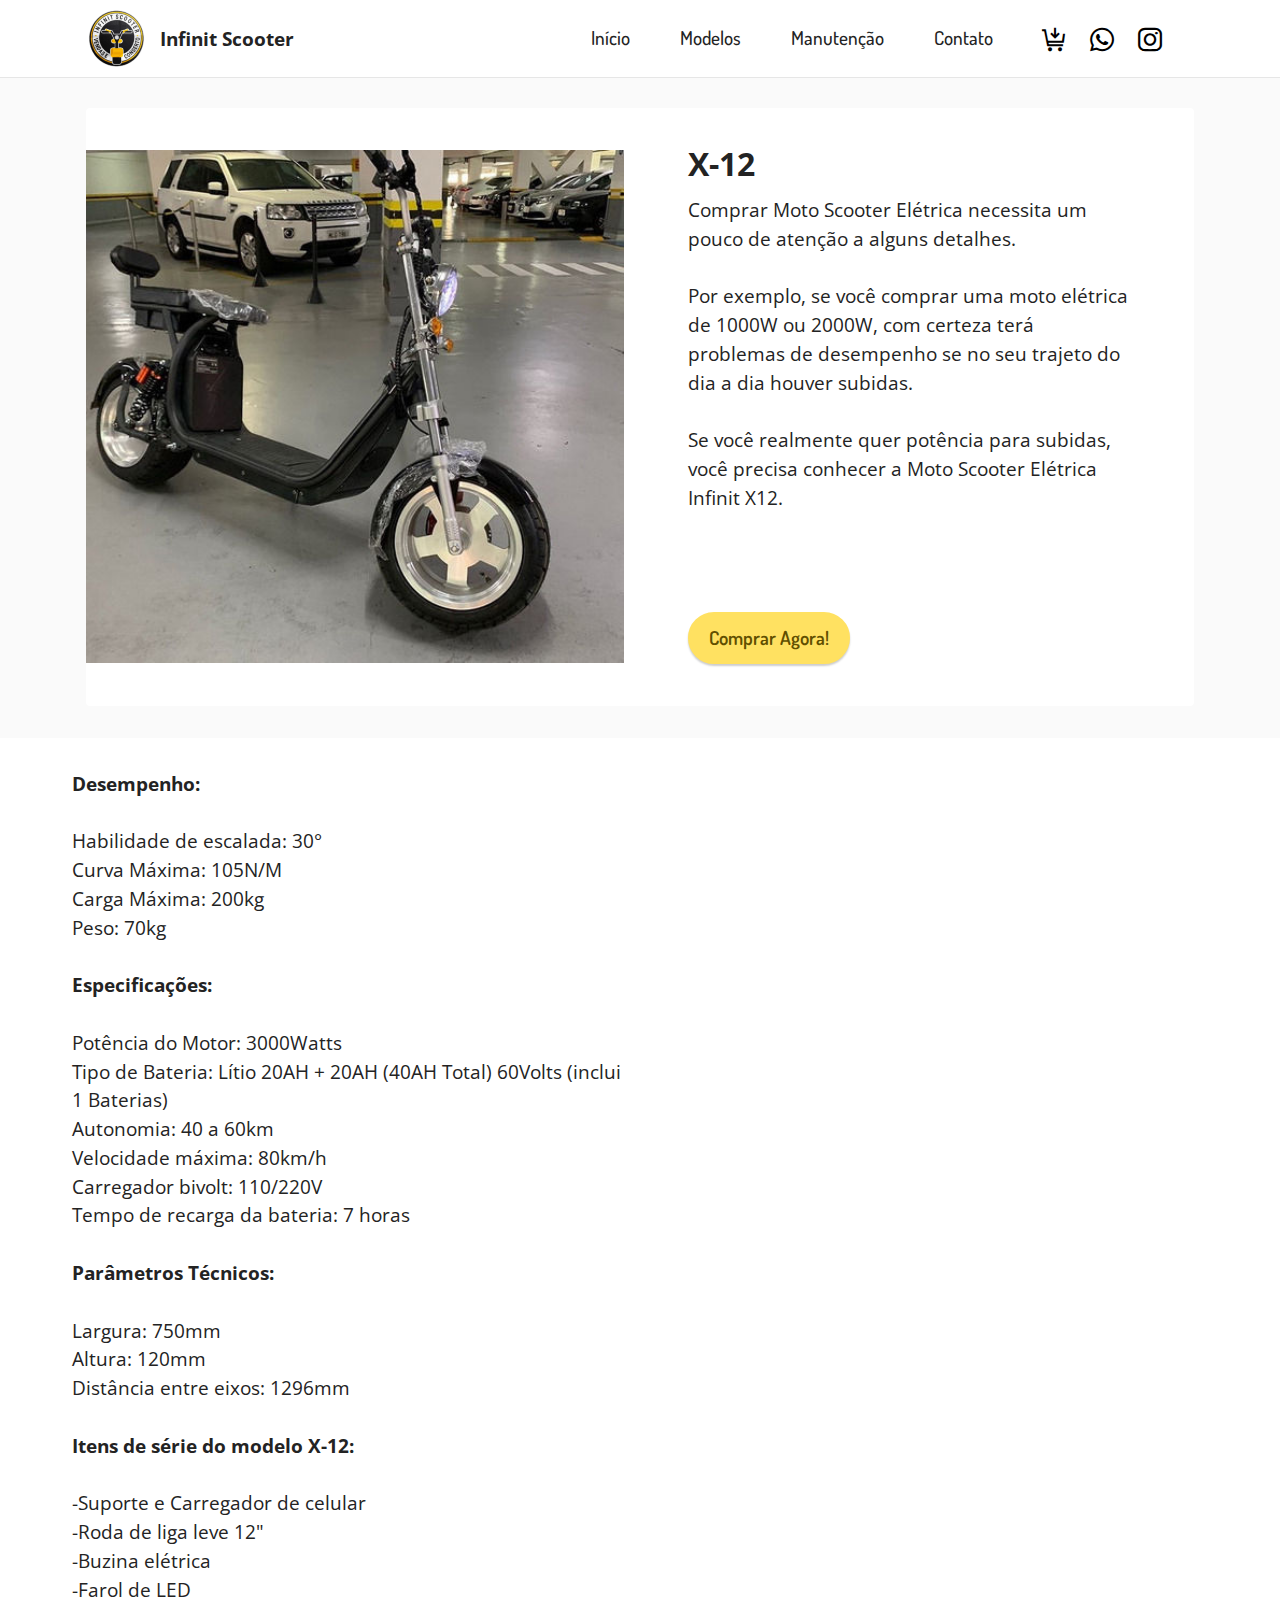
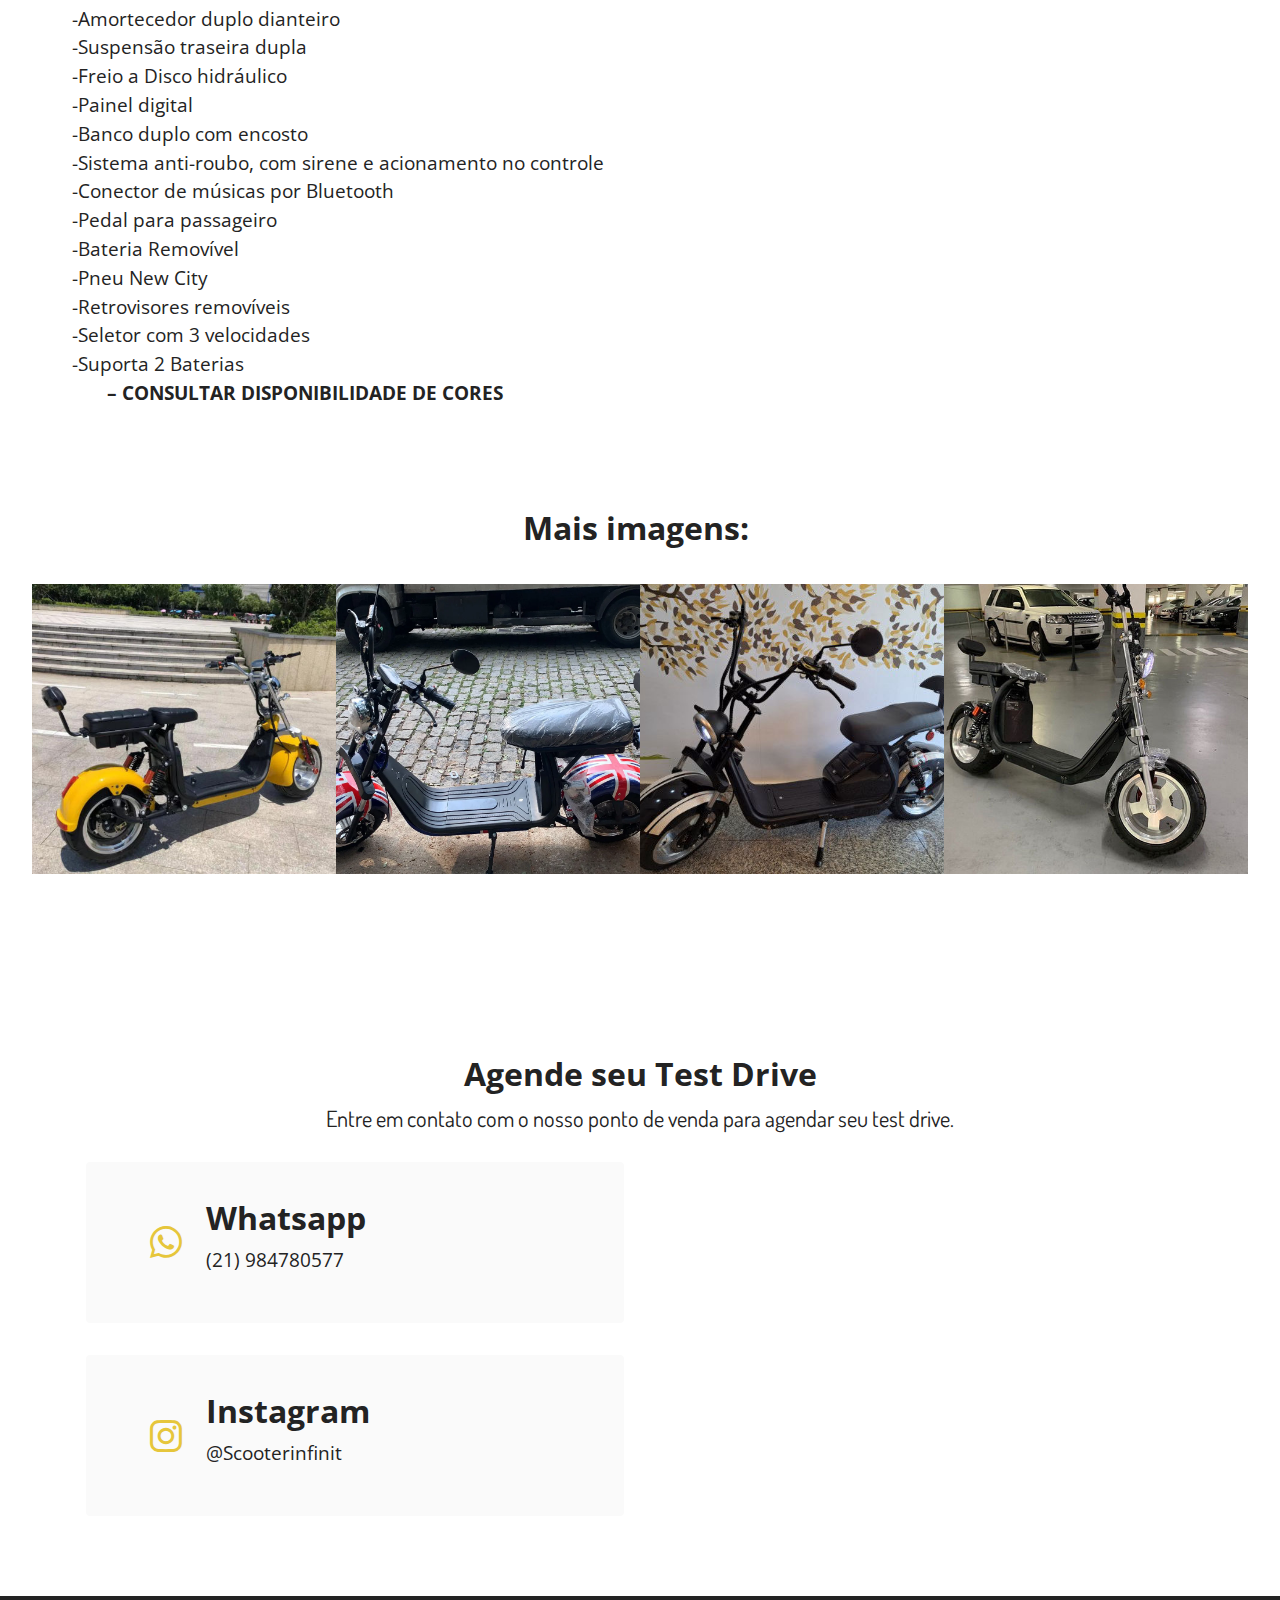
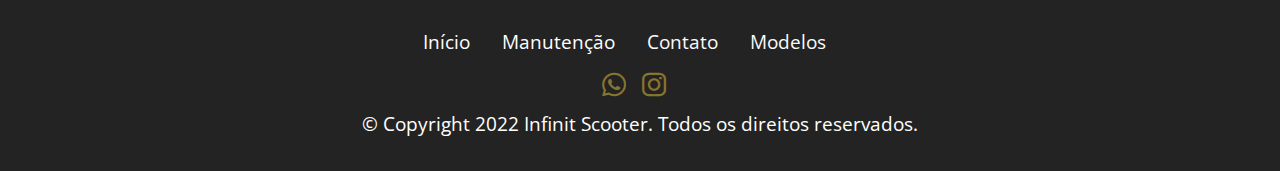
<file: Scooter Elétrica X-12.html>
<!DOCTYPE html>
<html  >
<head>
  <!-- Site made with Mobirise Website Builder v5.6.11, https://mobirise.com -->
  <meta charset="UTF-8">
  <meta http-equiv="X-UA-Compatible" content="IE=edge">
  <meta name="generator" content="Mobirise v5.6.11, mobirise.com">
  <meta name="twitter:card" content="summary_large_image"/>
  <meta name="twitter:image:src" content="">
  <meta property="og:image" content="">
  <meta name="twitter:title" content="Infinit Scooter | Modelo X12">
  <meta name="viewport" content="width=device-width, initial-scale=1, minimum-scale=1">
  <link rel="shortcut icon" href="assets/images/android-icon-121x121.png" type="image/x-icon">
  <meta name="description" content="">
  
  
  <title>Infinit Scooter | Modelo X12</title>
  <link rel="stylesheet" href="assets/web/assets/mobirise-icons2/mobirise2.css">
  <link rel="stylesheet" href="assets/bootstrap/css/bootstrap.min.css">
  <link rel="stylesheet" href="assets/bootstrap/css/bootstrap-grid.min.css">
  <link rel="stylesheet" href="assets/bootstrap/css/bootstrap-reboot.min.css">
  <link rel="stylesheet" href="assets/animatecss/animate.css">
  <link rel="stylesheet" href="assets/dropdown/css/style.css">
  <link rel="stylesheet" href="assets/socicon/css/styles.css">
  <link rel="stylesheet" href="assets/theme/css/style.css">
  <link rel="preload" href="https://fonts.googleapis.com/css?family=Open+Sans:300,400,500,600,700,800,300i,400i,500i,600i,700i,800i&display=swap" as="style" onload="this.onload=null;this.rel='stylesheet'">
  <noscript><link rel="stylesheet" href="https://fonts.googleapis.com/css?family=Open+Sans:300,400,500,600,700,800,300i,400i,500i,600i,700i,800i&display=swap"></noscript>
  <link rel="preload" href="https://fonts.googleapis.com/css?family=Dosis:200,300,400,500,600,700,800&display=swap" as="style" onload="this.onload=null;this.rel='stylesheet'">
  <noscript><link rel="stylesheet" href="https://fonts.googleapis.com/css?family=Dosis:200,300,400,500,600,700,800&display=swap"></noscript>
  <link rel="preload" as="style" href="assets/mobirise/css/mbr-additional.css"><link rel="stylesheet" href="assets/mobirise/css/mbr-additional.css" type="text/css">
  
  
  
  
</head>
<body>
  
  <section data-bs-version="5.1" class="menu cid-thx2LRZrMB" once="menu" id="menu1-5c">
    
    <nav class="navbar navbar-dropdown navbar-fixed-top navbar-expand-lg">
        <div class="container">
            <div class="navbar-brand">
                <span class="navbar-logo">
                    
                        <img src="assets/images/android-icon-121x121.png" alt="Mobirise Website Builder" style="height: 3.8rem;">
                    
                </span>
                <span class="navbar-caption-wrap"><a class="navbar-caption text-black display-7" href="index.html">Infinit Scooter</a></span>
            </div>
            <button class="navbar-toggler" type="button" data-toggle="collapse" data-bs-toggle="collapse" data-target="#navbarSupportedContent" data-bs-target="#navbarSupportedContent" aria-controls="navbarNavAltMarkup" aria-expanded="false" aria-label="Toggle navigation">
                <div class="hamburger">
                    <span></span>
                    <span></span>
                    <span></span>
                    <span></span>
                </div>
            </button>
            <div class="collapse navbar-collapse" id="navbarSupportedContent">
                <ul class="navbar-nav nav-dropdown nav-right" data-app-modern-menu="true"><li class="nav-item"><a class="nav-link link text-black text-primary display-4" href="index.html">Início</a></li>
                    <li class="nav-item"><a class="nav-link link text-black display-4" href="modelos.html">Modelos</a></li><li class="nav-item"><a class="nav-link link text-black display-4" href="manutencao.html">Manutenção</a></li><li class="nav-item"><a class="nav-link link text-black display-4" href="contato.html">Contato</a></li></ul>
                <div class="icons-menu">
                    <a class="iconfont-wrapper" href="modelos.html" target="_blank">
                        <span class="p-2 mbr-iconfont mobi-mbri-cart-add mobi-mbri"></span>
                    </a>
                    <a class="iconfont-wrapper" href="https://api.whatsapp.com/send?phone=21984780577&text=Ol%C3%A1%2C%20Gostaria%20de%20Tirar%20Algumas%20D%C3%BAvidas!%20" target="_blank">
                        <span class="p-2 mbr-iconfont socicon-whatsapp socicon"></span>
                    </a>
                    <a class="iconfont-wrapper" href="https://www.instagram.com/scooterinfinit/" target="_blank">
                        <span class="p-2 mbr-iconfont socicon-instagram socicon"></span>
                    </a>
                    
                </div>
                
            </div>
        </div>
    </nav>

</section>

<section data-bs-version="5.1" class="features6 cid-tiEu8YQgzD" id="features7-98">
    <!---->
    

    
    
    <div class="container">
        <div class="card-wrapper">
            <div class="row align-items-center">
                <div class="col-12 col-lg-6">
                    <div class="image-wrapper">
                        <img src="assets/images/d-nq-np-623738-mlb30238564296-052019-o-1-500x477.jpg" alt="Mobirise Website Builder">
                    </div>
                </div>
                <div class="col-12 col-lg">
                    <div class="text-box">
                        <h5 class="mbr-title mbr-fonts-style display-5"><strong>X-12</strong></h5>
                        <p class="mbr-text mbr-fonts-style display-7">Comprar Moto Scooter Elétrica necessita um pouco de atenção a alguns detalhes.
<br>
<br>Por exemplo, se você comprar uma moto elétrica de 1000W ou 2000W, com certeza terá problemas de desempenho se no seu trajeto do dia a dia houver subidas.
<br>
<br>Se você realmente quer potência para subidas, você precisa conhecer a Moto Scooter Elétrica Infinit X12.
<br>
<br><br></p>
                        
                        <div class="mbr-section-btn pt-3"><a href="https://api.whatsapp.com/send?phone=21984780577&text=Ol%C3%A1%2C%20Gostaria%20de%20Tirar%20Algumas%20D%C3%BAvidas!%20" class="btn btn-warning display-4" target="_blank">Comprar Agora!</a></div>
                    </div>
                </div>
            </div>
        </div>
    </div>
</section>

<section data-bs-version="5.1" class="content13 cid-tiyiYPCXOm" id="content13-89">
    

    
    
    <div class="container-fluid">
        <div class="row justify-content-center">
            
        </div>
        <div class="row justify-content-center">
            <div class="col-md-12 col-lg-12">
                <div class="row justify-content-center">
                    <div class="col-12 col-lg-6">
                        <ul class="list mbr-fonts-style display-7"><div><strong>Desempenho:
</strong></div><div><strong><br></strong></div><div><span style="font-size: 1.2rem;">Habilidade de escalada:</span><span style="font-size: 1.2rem;"> 30°</span><br></div><div>Curva Máxima:<strong> </strong>105N/M
</div><div>Carga Máxima: 200kg
</div><div>Peso: 70kg</div><div><br></div><div><strong>Especificações:</strong></div><div><br></div><div>
</div><div>Potência do Motor: 3000Watts
</div><div>Tipo de Bateria: Lítio 20AH + 20AH (40AH Total) 60Volts (inclui 1 Baterias)</div><div>Autonomia: 40 a 60km</div><div>Velocidade máxima:<strong>&nbsp;</strong>80km/h
</div><div>Carregador bivolt: 110/220V
</div><div>Tempo de recarga da bateria: 7 horas</div><div><br></div><div>
</div><div><strong>Parâmetros Técnicos:
</strong></div><div><br></div><div>Largura: 750mm
</div><div>Altura: 120mm
</div><div>Distância entre eixos: 1296mm
</div><div><br></div><div><strong>Itens de série do modelo X-12:
</strong></div><div><br></div><div>-Suporte e Carregador de celular
</div><div>-Roda de liga leve 12"</div><div>-Buzina elétrica
</div><div>-Farol de LED
</div><div>-Amortecedor duplo dianteiro
</div><div>-Suspensão traseira dupla
</div><div>-Freio a Disco hidráulico
</div><div>-Painel digital
</div><div>-Banco duplo com encosto
</div><div>-Sistema anti-roubo, com sirene e acionamento no controle
</div><div>-Conector de músicas por Bluetooth
</div><div>-Pedal para passageiro
</div><div>-Bateria Removível
</div><div>-Pneu New City</div><div>-Retrovisores removíveis</div><div>-Seletor com 3 velocidades
</div><div>-Suporta 2 Baterias
</div><div><strong>&nbsp; &nbsp; &nbsp; &nbsp;– CONSULTAR DISPONIBILIDADE DE CORES</strong></div><div>
</div><div>
</div><div>
</div><div>
</div></ul>
                    </div>
                    <div class="col-12 col-lg-6">
                        <ul class="list mbr-fonts-style display-7"></ul>
                    </div>
                </div>
            </div>
        </div>
    </div>
</section>

<section data-bs-version="5.1" class="gallery6 mbr-gallery cid-thx2LTlOed" id="gallery6-5e">
    

    
    

    <div class="container-fluid">
        <div class="mbr-section-head">
            <h3 class="mbr-section-title mbr-fonts-style align-center m-0 display-5"><strong>Mais imagens:&nbsp;</strong></h3>
            
        </div>
        <div class="row mbr-gallery mt-4">
            <div class="col-12 col-md-6 col-lg-3 item gallery-image">
                <div class="item-wrapper" data-toggle="modal" data-bs-toggle="modal" data-target="#tmfstvdGOH-modal" data-bs-target="#tmfstvdGOH-modal">
                    <img class="w-100" src="assets/images/x12-2500w-11-3-20190728021200-646x484.jpg" alt="Mobirise Website Builder" data-slide-to="0" data-bs-slide-to="0" data-target="#lb-tmfstvdGOH" data-bs-target="#lb-tmfstvdGOH">
                    <div class="icon-wrapper">
                        <span class="mobi-mbri mobi-mbri-search mbr-iconfont mbr-iconfont-btn"></span>
                    </div>
                </div>
                
            </div>
            <div class="col-12 col-md-6 col-lg-3 item gallery-image">
                <div class="item-wrapper" data-toggle="modal" data-bs-toggle="modal" data-target="#tmfstvdGOH-modal" data-bs-target="#tmfstvdGOH-modal">
                    <img class="w-100" src="assets/images/scooter-eletrica-x12-inglaterra-moto-eletrica-inglaterra-x11-x12-3000w-rider-scooter-rio-de-janeiro-promocao-80km-3.webp" alt="Mobirise Website Builder" data-slide-to="1" data-bs-slide-to="1" data-target="#lb-tmfstvdGOH" data-bs-target="#lb-tmfstvdGOH">
                    <div class="icon-wrapper">
                        <span class="mobi-mbri mobi-mbri-search mbr-iconfont mbr-iconfont-btn"></span>
                    </div>
                </div>
                
            </div>
            <div class="col-12 col-md-6 col-lg-3 item gallery-image">
                <div class="item-wrapper" data-toggle="modal" data-bs-toggle="modal" data-target="#tmfstvdGOH-modal" data-bs-target="#tmfstvdGOH-modal">
                    <img class="w-100" src="assets/images/moto-eletrica-x12-plus-3000-1-1-533x400.jpg" alt="Mobirise Website Builder" data-slide-to="2" data-bs-slide-to="2" data-target="#lb-tmfstvdGOH" data-bs-target="#lb-tmfstvdGOH">
                    <div class="icon-wrapper">
                        <span class="mobi-mbri mobi-mbri-search mbr-iconfont mbr-iconfont-btn"></span>
                    </div>
                </div>
                
            </div>
            <div class="col-12 col-md-6 col-lg-3 item gallery-image">
                <div class="item-wrapper" data-toggle="modal" data-bs-toggle="modal" data-target="#tmfstvdGOH-modal" data-bs-target="#tmfstvdGOH-modal">
                    <img class="w-100" src="assets/images/d-nq-np-623738-mlb30238564296-052019-o-1-500x477.jpg" alt="Mobirise Website Builder" data-slide-to="3" data-bs-slide-to="3" data-target="#lb-tmfstvdGOH" data-bs-target="#lb-tmfstvdGOH">
                    <div class="icon-wrapper">
                        <span class="mobi-mbri mobi-mbri-search mbr-iconfont mbr-iconfont-btn"></span>
                    </div>
                </div>
                
            </div>
        </div>

        <div class="modal mbr-slider" tabindex="-1" role="dialog" aria-hidden="true" id="tmfstvdGOH-modal">
            <div class="modal-dialog" role="document">
                <div class="modal-content">
                    <div class="modal-body">
                        <div class="carousel slide" id="lb-tmfstvdGOH" data-interval="5000" data-bs-interval="5000">
                            <div class="carousel-inner">
                                <div class="carousel-item active">
                                    <img class="d-block w-100" src="assets/images/x12-2500w-11-3-20190728021200-646x484.jpg" alt="Mobirise Website Builder">
                                </div>
                                <div class="carousel-item">
                                    <img class="d-block w-100" src="assets/images/scooter-eletrica-x12-inglaterra-moto-eletrica-inglaterra-x11-x12-3000w-rider-scooter-rio-de-janeiro-promocao-80km-3.webp" alt="Mobirise Website Builder">
                                </div>
                                <div class="carousel-item">
                                    <img class="d-block w-100" src="assets/images/moto-eletrica-x12-plus-3000-1-1-533x400.jpg" alt="Mobirise Website Builder">
                                </div>
                                <div class="carousel-item">
                                    <img class="d-block w-100" src="assets/images/d-nq-np-623738-mlb30238564296-052019-o-1-500x477.jpg" alt="Mobirise Website Builder">
                                </div>
                            </div>
                            <ol class="carousel-indicators">
                                <li data-slide-to="0" data-bs-slide-to="0" class="active" data-target="#lb-tmfstvdGOH" data-bs-target="#lb-tmfstvdGOH"></li>
                                <li data-slide-to="1" data-bs-slide-to="1" data-target="#lb-tmfstvdGOH" data-bs-target="#lb-tmfstvdGOH"></li>
                                <li data-slide-to="2" data-bs-slide-to="2" data-target="#lb-tmfstvdGOH" data-bs-target="#lb-tmfstvdGOH"></li>
                                <li data-slide-to="3" data-bs-slide-to="3" data-target="#lb-tmfstvdGOH" data-bs-target="#lb-tmfstvdGOH"></li>
                            </ol>
                            <a role="button" href="" class="close" data-dismiss="modal" data-bs-dismiss="modal" aria-label="Close">
                            </a>
                            <a class="carousel-control-prev carousel-control" role="button" data-slide="prev" data-bs-slide="prev" href="#lb-tmfstvdGOH">
                                <span class="mobi-mbri mobi-mbri-arrow-prev" aria-hidden="true"></span>
                                <span class="sr-only visually-hidden">Previous</span>
                            </a>
                            <a class="carousel-control-next carousel-control" role="button" data-slide="next" data-bs-slide="next" href="#lb-tmfstvdGOH">
                                <span class="mobi-mbri mobi-mbri-arrow-next" aria-hidden="true"></span>
                                <span class="sr-only visually-hidden">Next</span>
                            </a>
                        </div>
                    </div>
                </div>
            </div>
        </div>
    </div>
</section>

<section data-bs-version="5.1" class="contacts3 map1 cid-tmfruDYzbf" id="contacts3-9m">

    

    
    
    <div class="container">
        <div class="mbr-section-head">
            <h3 class="mbr-section-title mbr-fonts-style align-center mb-0 display-5">
                <strong>Agende seu Test Drive</strong></h3>
            <h4 class="mbr-section-subtitle mbr-fonts-style align-center mb-0 mt-2 display-2">Entre em contato com o nosso ponto de venda para agendar seu test drive.</h4>
        </div>
        <div class="row justify-content-center mt-4">
            <div class="card col-12 col-md-6">
                <div class="card-wrapper">
                    <div class="image-wrapper">
                        <a href="https://api.whatsapp.com/send?phone=21984780577&text=Ol%C3%A1%2C%20Gostaria%20de%20Tirar%20Algumas%20D%C3%BAvidas!%20" target="_blank"><span class="mbr-iconfont socicon-whatsapp socicon" style="color: rgb(230, 198, 59); fill: rgb(230, 198, 59);"></span></a>
                    </div>
                    <div class="text-wrapper">
                        <h6 class="card-title mbr-fonts-style mb-1 display-5">
                            <strong>Whatsapp</strong></h6>
                        <p class="mbr-text mbr-fonts-style display-7"><a href="https://api.whatsapp.com/send?phone=21984780577&text=Ol%C3%A1%2C%20Gostaria%20de%20Tirar%20Algumas%20D%C3%BAvidas!%20" class="text-black text-primary" target="_blank">(21) 984780577</a></p>
                    </div>
                </div>
                <div class="card-wrapper">
                    <div class="image-wrapper">
                        <span class="mbr-iconfont socicon-instagram socicon" style="color: rgb(230, 198, 59); fill: rgb(230, 198, 59);"></span>
                    </div>
                    <div class="text-wrapper">
                        <h6 class="card-title mbr-fonts-style mb-1 display-5">
                            <strong>Instagram</strong></h6>
                        <p class="mbr-text mbr-fonts-style display-7">@Scooterinfinit</p>
                    </div>
                </div>
            </div>
            <div class="map-wrapper col-12 col-md-6">
                <div class="google-map"><iframe frameborder="0" style="border:0" src="https://www.google.com/maps/embed/v1/place?key=AIzaSyCZI5F_k6S1k46ujh0SNrapM89f7mJxd30&amp;q=Estrada do Guerengue, 2076 - Loja D - Taquara, Rio de Janeiro - RJ 22713-001" allowfullscreen=""></iframe></div>
            </div>
        </div>
    </div>
</section>

<section data-bs-version="5.1" class="footer3 cid-tizXRCRn0K" once="footers" id="footer3-94">

    

    

    <div class="container">
        <div class="media-container-row align-center mbr-white">
            <div class="row row-links">
                <ul class="foot-menu">
                    
                    
                    
                    
                    
                <li class="foot-menu-item mbr-fonts-style display-7"><a href="index.html" class="text-info">Início</a></li><li class="foot-menu-item mbr-fonts-style display-7"><a href="manutencao.html" class="text-info">Manutenção</a></li><li class="foot-menu-item mbr-fonts-style display-7"><a href="contato.html" class="text-white">Contato</a></li><li class="foot-menu-item mbr-fonts-style display-7"><a href="modelos.html" class="text-white">Modelos</a></li><li class="foot-menu-item mbr-fonts-style display-7"></li></ul>
            </div>
            <div class="row social-row">
                <div class="social-list align-right pb-2">
                    
                    
                    
                    
                    
                    
                <div class="soc-item">
                        <a href="https://api.whatsapp.com/send?phone=21984780577&text=Ol%C3%A1%2C%20Gostaria%20de%20Tirar%20Algumas%20D%C3%BAvidas!%20" target="_blank">
                            <span class="mbr-iconfont mbr-iconfont-social socicon-whatsapp socicon" style="color: rgb(230, 198, 59); fill: rgb(230, 198, 59);"></span>
                        </a>
                    </div><div class="soc-item">
                        <a href="https://www.instagram.com/scooterinfinit/" target="_blank">
                            <span class="mbr-iconfont mbr-iconfont-social socicon-instagram socicon" style="color: rgb(230, 198, 59); fill: rgb(230, 198, 59);"></span>
                        </a>
                    </div></div>
            </div>
            <div class="row row-copirayt">
                <p class="mbr-text mb-0 mbr-fonts-style mbr-white align-center display-7">
                    © Copyright 2022 Infinit Scooter. Todos os direitos reservados.
                </p>
            </div>
        </div>
    </div>
<section class="display-7" >

        <a href="https://mobiri.se/286851e" >
        <p style="margin: 0;text-align: center;" class="display-7"></p>
        <a href="https://mobirise.com/%22%3E%22%3E
    </section>

    <script src="assets/bootstrap/js/bootstrap.bundle.min.js"></script>
    <script src="assets/parallax/jarallax.js"></script>
    <script src="assets/smoothscroll/smooth-scroll.js"></script>
    <script src="assets/ytplayer/index.js"></script>
    <script src="assets/vimeoplayer/player.js"></script>
    <script src="assets/dropdown/js/navbar-dropdown.js"></script>
    <script src="assets/embla/embla.min.js"></script>
    <script src="assets/embla/script.js"></script>
    <script src="assets/theme/js/script.js"></script>
    <script src="assets/bootstrap/js/bootstrap.bundle.min.js"></script>

</body>

</html>
</file>
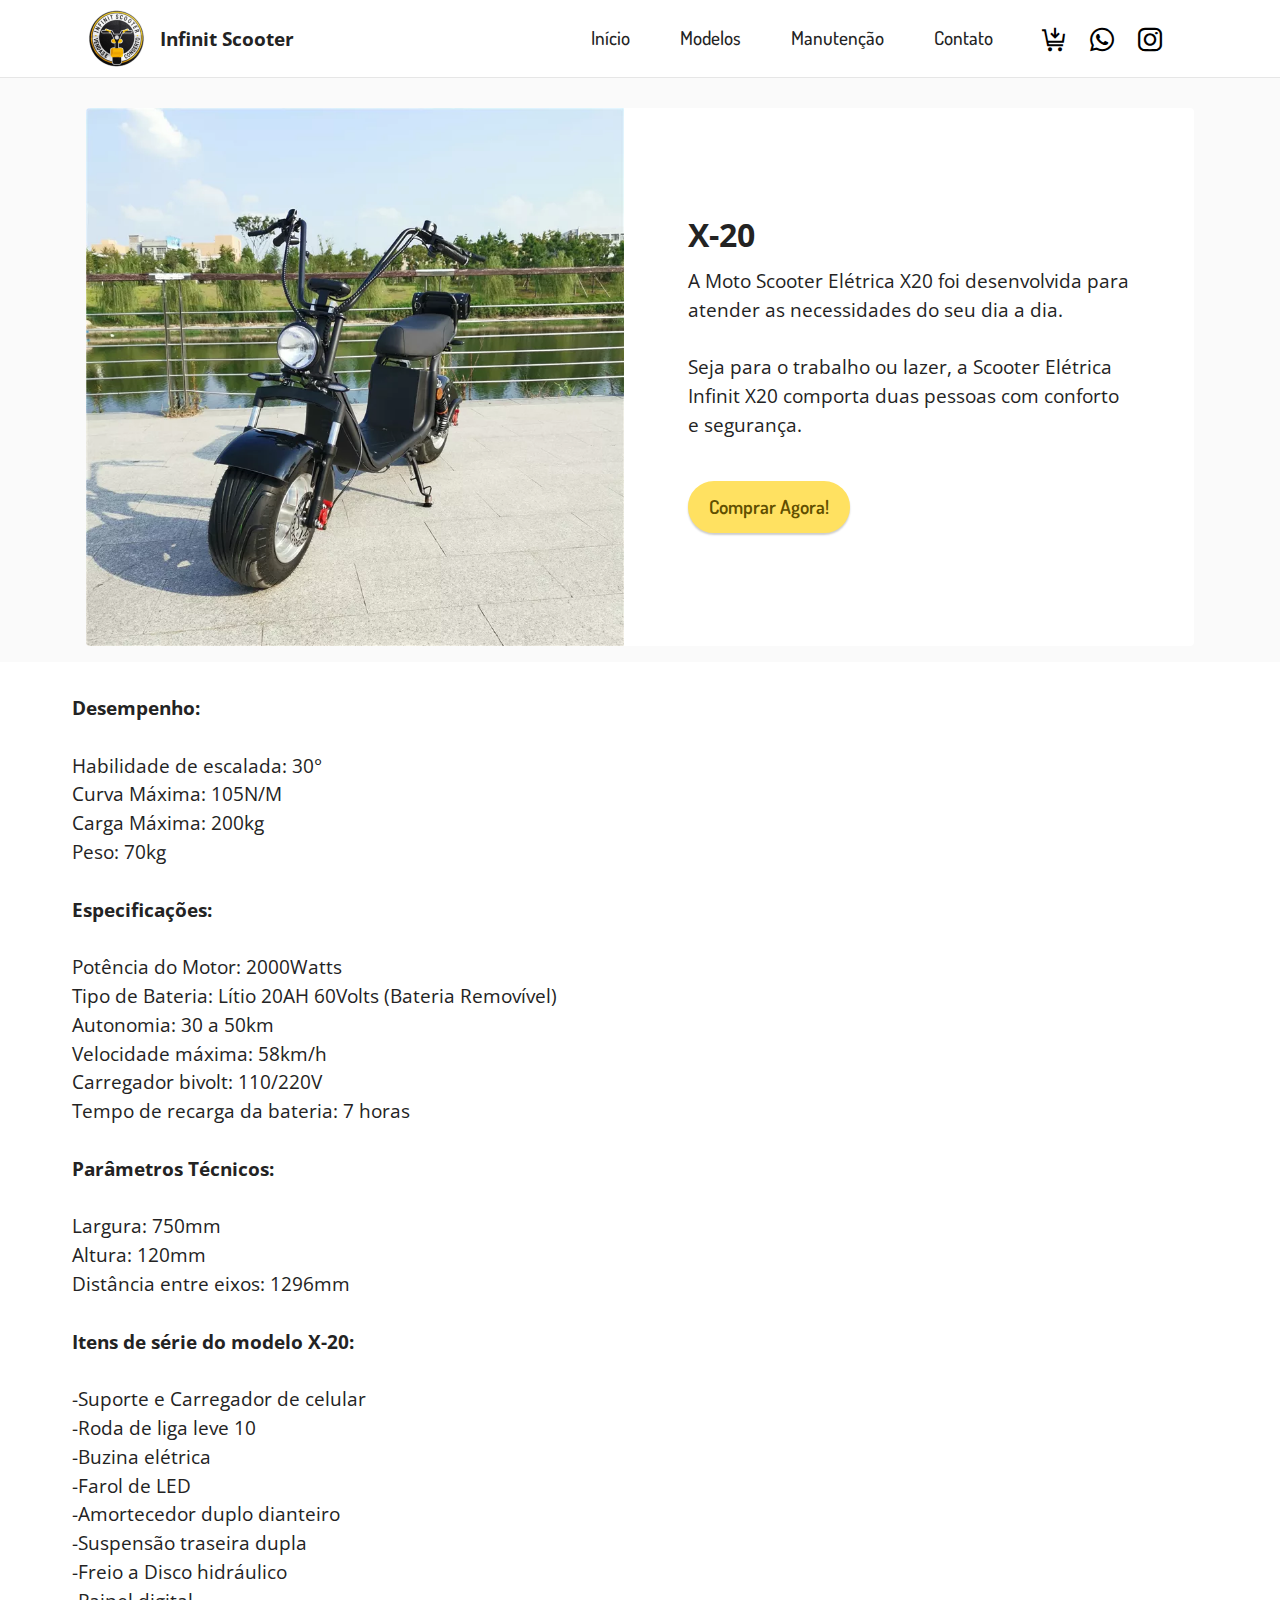
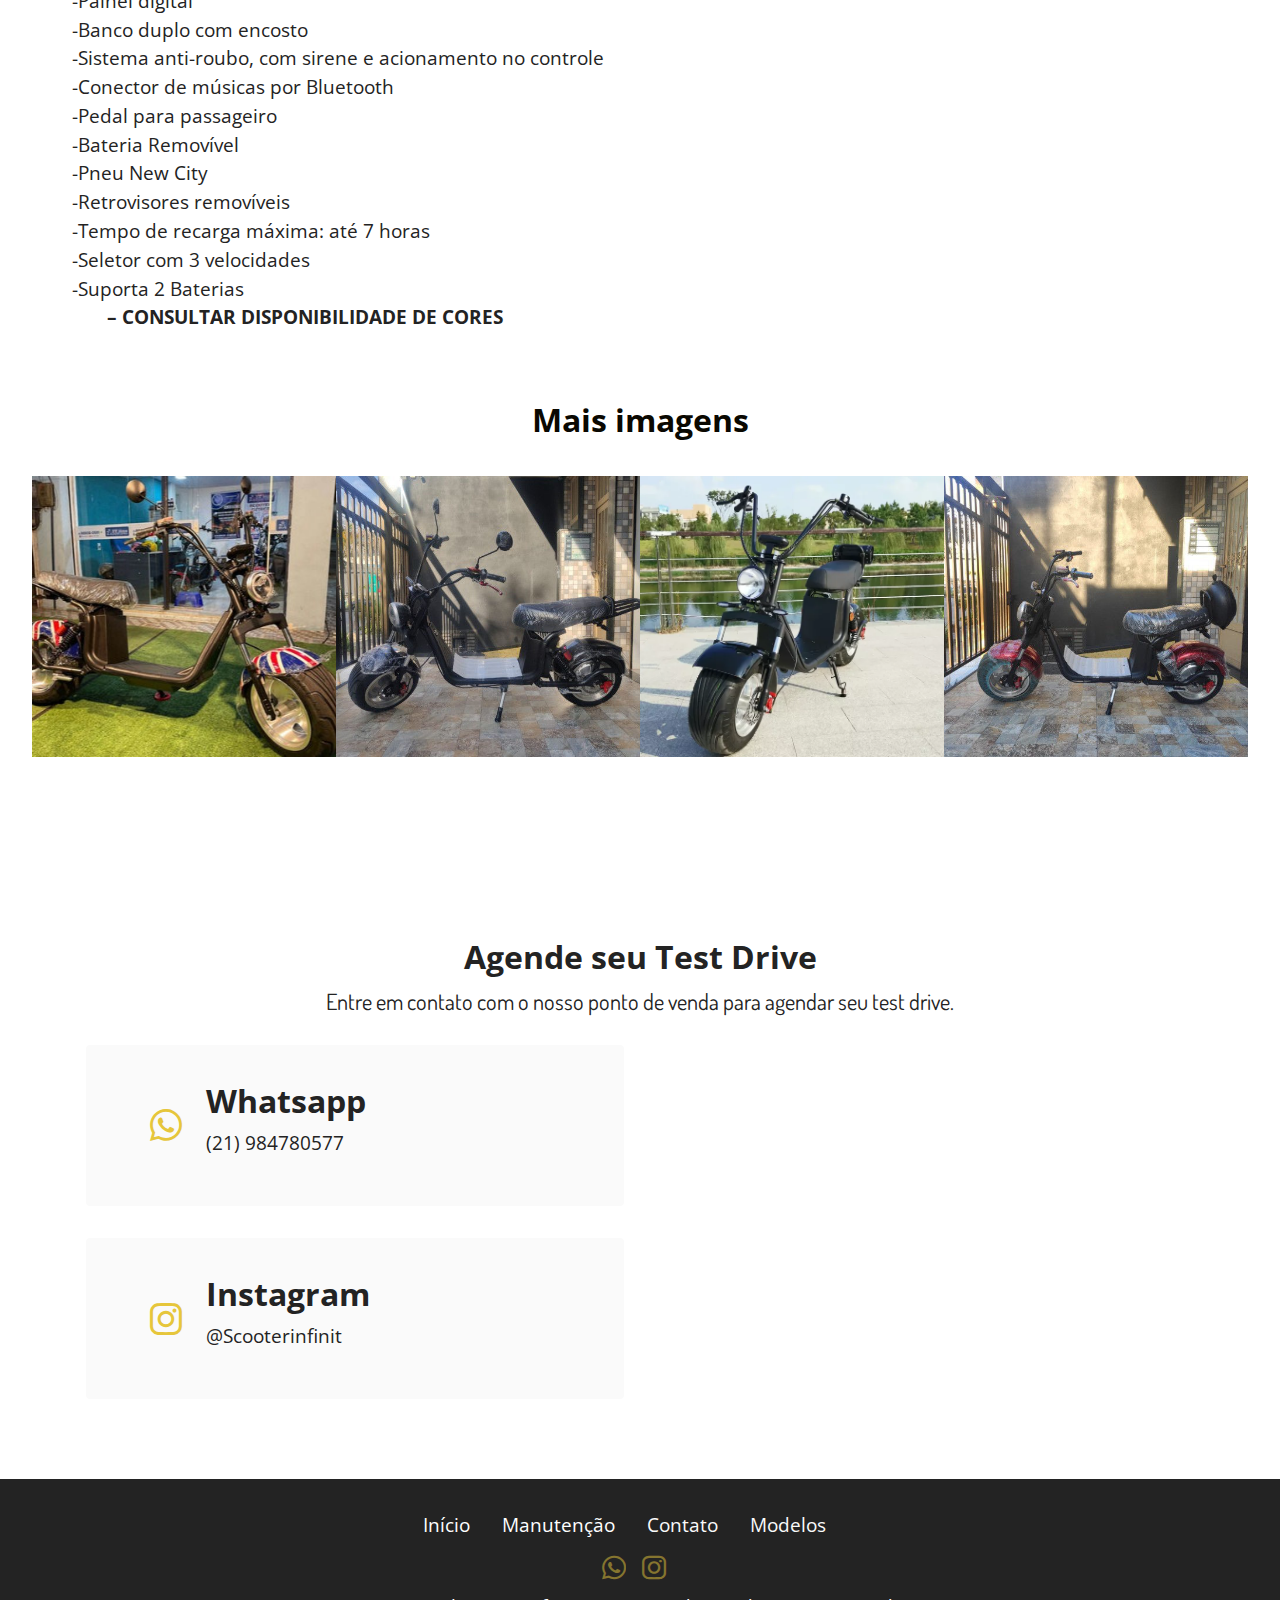
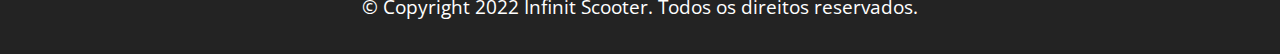
<file: Scooter Elétrica X-20.html>
<!DOCTYPE html>
<html  >
<head>
  <!-- Site made with Mobirise Website Builder v5.6.11, https://mobirise.com -->
  <meta charset="UTF-8">
  <meta http-equiv="X-UA-Compatible" content="IE=edge">
  <meta name="generator" content="Mobirise v5.6.11, mobirise.com">
  <meta name="twitter:card" content="summary_large_image"/>
  <meta name="twitter:image:src" content="">
  <meta property="og:image" content="">
  <meta name="twitter:title" content="Infinit Scooter | Modelo X20">
  <meta name="viewport" content="width=device-width, initial-scale=1, minimum-scale=1">
  <link rel="shortcut icon" href="assets/images/android-icon-121x121.png" type="image/x-icon">
  <meta name="description" content="">
  
  
  <title>Infinit Scooter | Modelo X20</title>
  <link rel="stylesheet" href="assets/web/assets/mobirise-icons2/mobirise2.css">
  <link rel="stylesheet" href="assets/bootstrap/css/bootstrap.min.css">
  <link rel="stylesheet" href="assets/bootstrap/css/bootstrap-grid.min.css">
  <link rel="stylesheet" href="assets/bootstrap/css/bootstrap-reboot.min.css">
  <link rel="stylesheet" href="assets/animatecss/animate.css">
  <link rel="stylesheet" href="assets/dropdown/css/style.css">
  <link rel="stylesheet" href="assets/socicon/css/styles.css">
  <link rel="stylesheet" href="assets/theme/css/style.css">
  <link rel="preload" href="https://fonts.googleapis.com/css?family=Open+Sans:300,400,500,600,700,800,300i,400i,500i,600i,700i,800i&display=swap" as="style" onload="this.onload=null;this.rel='stylesheet'">
  <noscript><link rel="stylesheet" href="https://fonts.googleapis.com/css?family=Open+Sans:300,400,500,600,700,800,300i,400i,500i,600i,700i,800i&display=swap"></noscript>
  <link rel="preload" href="https://fonts.googleapis.com/css?family=Dosis:200,300,400,500,600,700,800&display=swap" as="style" onload="this.onload=null;this.rel='stylesheet'">
  <noscript><link rel="stylesheet" href="https://fonts.googleapis.com/css?family=Dosis:200,300,400,500,600,700,800&display=swap"></noscript>
  <link rel="preload" as="style" href="assets/mobirise/css/mbr-additional.css"><link rel="stylesheet" href="assets/mobirise/css/mbr-additional.css" type="text/css">
  
  
  
  
</head>
<body>
  
  <section data-bs-version="5.1" class="menu cid-ti7FpzKZrs" once="menu" id="menu1-6j">
    
    <nav class="navbar navbar-dropdown navbar-fixed-top navbar-expand-lg">
        <div class="container">
            <div class="navbar-brand">
                <span class="navbar-logo">
                    
                        <img src="assets/images/android-icon-121x121.png" alt="Mobirise Website Builder" style="height: 3.8rem;">
                    
                </span>
                <span class="navbar-caption-wrap"><a class="navbar-caption text-black display-7" href="index.html">Infinit Scooter</a></span>
            </div>
            <button class="navbar-toggler" type="button" data-toggle="collapse" data-bs-toggle="collapse" data-target="#navbarSupportedContent" data-bs-target="#navbarSupportedContent" aria-controls="navbarNavAltMarkup" aria-expanded="false" aria-label="Toggle navigation">
                <div class="hamburger">
                    <span></span>
                    <span></span>
                    <span></span>
                    <span></span>
                </div>
            </button>
            <div class="collapse navbar-collapse" id="navbarSupportedContent">
                <ul class="navbar-nav nav-dropdown nav-right" data-app-modern-menu="true"><li class="nav-item"><a class="nav-link link text-black text-primary display-4" href="index.html">Início</a></li>
                    <li class="nav-item"><a class="nav-link link text-black display-4" href="modelos.html">Modelos</a></li><li class="nav-item"><a class="nav-link link text-black display-4" href="manutencao.html">Manutenção</a></li><li class="nav-item"><a class="nav-link link text-black display-4" href="contato.html">Contato</a></li></ul>
                <div class="icons-menu">
                    <a class="iconfont-wrapper" href="modelos.html" target="_blank">
                        <span class="p-2 mbr-iconfont mobi-mbri-cart-add mobi-mbri"></span>
                    </a>
                    <a class="iconfont-wrapper" href="https://api.whatsapp.com/send?phone=21984780577&text=Ol%C3%A1%2C%20Gostaria%20de%20Tirar%20Algumas%20D%C3%BAvidas!%20" target="_blank">
                        <span class="p-2 mbr-iconfont socicon-whatsapp socicon"></span>
                    </a>
                    <a class="iconfont-wrapper" href="https://www.instagram.com/scooterinfinit/" target="_blank">
                        <span class="p-2 mbr-iconfont socicon-instagram socicon"></span>
                    </a>
                    
                </div>
                
            </div>
        </div>
    </nav>

</section>

<section data-bs-version="5.1" class="features6 cid-tiEyu1YFRl" id="features7-9d">
    <!---->
    

    
    
    <div class="container">
        <div class="card-wrapper">
            <div class="row align-items-center">
                <div class="col-12 col-lg-6">
                    <div class="image-wrapper">
                        <img src="assets/images/h99a6a00de4414e93a5ae3715c78e903dw.jpg-.webp" alt="Mobirise Website Builder">
                    </div>
                </div>
                <div class="col-12 col-lg">
                    <div class="text-box">
                        <h5 class="mbr-title mbr-fonts-style display-5"><strong>X-20</strong></h5>
                        <p class="mbr-text mbr-fonts-style display-7">A Moto Scooter Elétrica X20 foi desenvolvida para atender as necessidades do seu dia a dia.
<br>
<br>Seja para o trabalho ou lazer, a Scooter Elétrica Infinit X20 comporta duas pessoas com conforto e segurança.</p>
                        
                        <div class="mbr-section-btn pt-3"><a href="https://api.whatsapp.com/send?phone=21984780577&text=Ol%C3%A1%2C%20Gostaria%20de%20Tirar%20Algumas%20D%C3%BAvidas!%20" class="btn btn-warning display-4" target="_blank">Comprar Agora!</a></div>
                    </div>
                </div>
            </div>
        </div>
    </div>
</section>

<section data-bs-version="5.1" class="content13 cid-tiymtuNicA" id="content13-8b">
    

    
    
    <div class="container-fluid">
        <div class="row justify-content-center">
            
        </div>
        <div class="row justify-content-center">
            <div class="col-md-12 col-lg-12">
                <div class="row justify-content-center">
                    <div class="col-12 col-lg-6">
                        <ul class="list mbr-fonts-style display-7"><div><strong>Desempenho:
</strong></div><div><strong><br></strong></div><div><span style="font-size: 1.2rem;">Habilidade de escalada:</span><span style="font-size: 1.2rem;"> 30°</span><br></div><div>Curva Máxima:<strong> </strong>105N/M
</div><div>Carga Máxima: 200kg
</div><div>Peso: 70kg</div><div><br></div><div><strong>Especificações:</strong></div><div><br></div><div>
</div><div>Potência do Motor: 2000Watts
</div><div>Tipo de Bateria:<strong> </strong>Lítio 20AH 60Volts (Bateria Removível)
</div><div>Autonomia: 30 a 50km
</div><div>Velocidade máxima:<strong> </strong>58km/h
</div><div>Carregador bivolt: 110/220V
</div><div>Tempo de recarga da bateria: 7 horas</div><div><br></div><div>
</div><div><strong>Parâmetros Técnicos:
</strong></div><div><br></div><div>Largura: 750mm
</div><div>Altura: 120mm
</div><div>Distância entre eixos: 1296mm
</div><div><br></div><div><strong>Itens de série do modelo X-20:
</strong></div><div><br></div><div>-Suporte e Carregador de celular
</div><div>-Roda de liga leve 10
</div><div>-Buzina elétrica
</div><div>-Farol de LED
</div><div>-Amortecedor duplo dianteiro
</div><div>-Suspensão traseira dupla
</div><div>-Freio a Disco hidráulico
</div><div>-Painel digital
</div><div>-Banco duplo com encosto
</div><div>-Sistema anti-roubo, com sirene e acionamento no controle
</div><div>-Conector de músicas por Bluetooth
</div><div>-Pedal para passageiro
</div><div>-Bateria Removível
</div><div>-Pneu New City</div><div>-Retrovisores removíveis
</div><div>-Tempo de recarga máxima: até 7 horas
</div><div>-Seletor com 3 velocidades
</div><div>-Suporta 2 Baterias
</div><div><strong>&nbsp; &nbsp; &nbsp; &nbsp;– CONSULTAR DISPONIBILIDADE DE CORES</strong></div><div>
</div><div>
</div><div>
</div><div>
</div></ul>
                    </div>
                    <div class="col-12 col-lg-6">
                        <ul class="list mbr-fonts-style display-7"></ul>
                    </div>
                </div>
            </div>
        </div>
    </div>
</section>

<section data-bs-version="5.1" class="gallery6 mbr-gallery cid-ti7FpByaYs" id="gallery6-6l">
    

    
    

    <div class="container-fluid">
        <div class="mbr-section-head">
            <h3 class="mbr-section-title mbr-fonts-style align-center m-0 display-5"><strong>Mais imagens</strong></h3>
            
        </div>
        <div class="row mbr-gallery mt-4">
            <div class="col-12 col-md-6 col-lg-3 item gallery-image">
                <div class="item-wrapper" data-toggle="modal" data-bs-toggle="modal" data-target="#tmfstj7ANQ-modal" data-bs-target="#tmfstj7ANQ-modal">
                    <img class="w-100" src="assets/images/d-nq-np-639043-mlb51324414541-082022-o-375x500.jpeg" alt="Mobirise Website Builder" data-slide-to="0" data-bs-slide-to="0" data-target="#lb-tmfstj7ANQ" data-bs-target="#lb-tmfstj7ANQ">
                    <div class="icon-wrapper">
                        <span class="mobi-mbri mobi-mbri-search mbr-iconfont mbr-iconfont-btn"></span>
                    </div>
                </div>
                
            </div>
            
            <div class="col-12 col-md-6 col-lg-3 item gallery-image">
                <div class="item-wrapper" data-toggle="modal" data-bs-toggle="modal" data-target="#tmfstj7ANQ-modal" data-bs-target="#tmfstj7ANQ-modal">
                    <img class="w-100" src="assets/images/963257421837003-640x480.jpg" alt="Mobirise Website Builder" data-slide-to="1" data-bs-slide-to="1" data-target="#lb-tmfstj7ANQ" data-bs-target="#lb-tmfstj7ANQ">
                    <div class="icon-wrapper">
                        <span class="mobi-mbri mobi-mbri-search mbr-iconfont mbr-iconfont-btn"></span>
                    </div>
                </div>
                
            </div>
            <div class="col-12 col-md-6 col-lg-3 item gallery-image">
                <div class="item-wrapper" data-toggle="modal" data-bs-toggle="modal" data-target="#tmfstj7ANQ-modal" data-bs-target="#tmfstj7ANQ-modal">
                    <img class="w-100" src="assets/images/h99a6a00de4414e93a5ae3715c78e903dw.jpg-1.webp" alt="Mobirise Website Builder" data-slide-to="2" data-bs-slide-to="2" data-target="#lb-tmfstj7ANQ" data-bs-target="#lb-tmfstj7ANQ">
                    <div class="icon-wrapper">
                        <span class="mobi-mbri mobi-mbri-search mbr-iconfont mbr-iconfont-btn"></span>
                    </div>
                </div>
                
            </div><div class="col-12 col-md-6 col-lg-3 item gallery-image">
                <div class="item-wrapper" data-toggle="modal" data-bs-toggle="modal" data-target="#tmfstj7ANQ-modal" data-bs-target="#tmfstj7ANQ-modal">
                    <img class="w-100" src="assets/images/969223302975783-640x480.jpg" alt="Mobirise Website Builder" data-slide-to="3" data-bs-slide-to="3" data-target="#lb-tmfstj7ANQ" data-bs-target="#lb-tmfstj7ANQ">
                    <div class="icon-wrapper">
                        <span class="mobi-mbri mobi-mbri-search mbr-iconfont mbr-iconfont-btn"></span>
                    </div>
                </div>
                
            </div>
        </div>

        <div class="modal mbr-slider" tabindex="-1" role="dialog" aria-hidden="true" id="tmfstj7ANQ-modal">
            <div class="modal-dialog" role="document">
                <div class="modal-content">
                    <div class="modal-body">
                        <div class="carousel slide" id="lb-tmfstj7ANQ" data-interval="5000" data-bs-interval="5000">
                            <div class="carousel-inner">
                                <div class="carousel-item active">
                                    <img class="d-block w-100" src="assets/images/d-nq-np-639043-mlb51324414541-082022-o-375x500.jpeg" alt="Mobirise Website Builder">
                                </div>
                                
                                <div class="carousel-item">
                                    <img class="d-block w-100" src="assets/images/963257421837003-640x480.jpg" alt="Mobirise Website Builder">
                                </div>
                                <div class="carousel-item">
                                    <img class="d-block w-100" src="assets/images/h99a6a00de4414e93a5ae3715c78e903dw.jpg-1.webp" alt="Mobirise Website Builder">
                                </div><div class="carousel-item">
                                    <img class="d-block w-100" src="assets/images/969223302975783-640x480.jpg" alt="Mobirise Website Builder">
                                </div>
                            </div>
                            <ol class="carousel-indicators">
                                <li data-slide-to="0" data-bs-slide-to="0" class="active" data-target="#lb-tmfstj7ANQ" data-bs-target="#lb-tmfstj7ANQ"></li>
                                <li data-slide-to="1" data-bs-slide-to="1" data-target="#lb-tmfstj7ANQ" data-bs-target="#lb-tmfstj7ANQ"></li>
                                <li data-slide-to="2" data-bs-slide-to="2" data-target="#lb-tmfstj7ANQ" data-bs-target="#lb-tmfstj7ANQ"></li><li data-slide-to="3" data-bs-slide-to="3" data-target="#lb-tmfstj7ANQ" data-bs-target="#lb-tmfstj7ANQ"></li>
                                
                            </ol>
                            <a role="button" href="" class="close" data-dismiss="modal" data-bs-dismiss="modal" aria-label="Close">
                            </a>
                            <a class="carousel-control-prev carousel-control" role="button" data-slide="prev" data-bs-slide="prev" href="#lb-tmfstj7ANQ">
                                <span class="mobi-mbri mobi-mbri-arrow-prev" aria-hidden="true"></span>
                                <span class="sr-only visually-hidden">Previous</span>
                            </a>
                            <a class="carousel-control-next carousel-control" role="button" data-slide="next" data-bs-slide="next" href="#lb-tmfstj7ANQ">
                                <span class="mobi-mbri mobi-mbri-arrow-next" aria-hidden="true"></span>
                                <span class="sr-only visually-hidden">Next</span>
                            </a>
                        </div>
                    </div>
                </div>
            </div>
        </div>
    </div>
</section>

<section data-bs-version="5.1" class="contacts3 map1 cid-tmfrD0q2dN" id="contacts3-9n">

    

    
    
    <div class="container">
        <div class="mbr-section-head">
            <h3 class="mbr-section-title mbr-fonts-style align-center mb-0 display-5">
                <strong>Agende seu Test Drive</strong></h3>
            <h4 class="mbr-section-subtitle mbr-fonts-style align-center mb-0 mt-2 display-2">Entre em contato com o nosso ponto de venda para agendar seu test drive.</h4>
        </div>
        <div class="row justify-content-center mt-4">
            <div class="card col-12 col-md-6">
                <div class="card-wrapper">
                    <div class="image-wrapper">
                        <a href="https://api.whatsapp.com/send?phone=21984780577&text=Ol%C3%A1%2C%20Gostaria%20de%20Tirar%20Algumas%20D%C3%BAvidas!%20" target="_blank"><span class="mbr-iconfont socicon-whatsapp socicon" style="color: rgb(230, 198, 59); fill: rgb(230, 198, 59);"></span></a>
                    </div>
                    <div class="text-wrapper">
                        <h6 class="card-title mbr-fonts-style mb-1 display-5">
                            <strong>Whatsapp</strong></h6>
                        <p class="mbr-text mbr-fonts-style display-7"><a href="https://api.whatsapp.com/send?phone=21984780577&text=Ol%C3%A1%2C%20Gostaria%20de%20Tirar%20Algumas%20D%C3%BAvidas!%20" class="text-black text-primary" target="_blank">(21) 984780577</a></p>
                    </div>
                </div>
                <div class="card-wrapper">
                    <div class="image-wrapper">
                        <span class="mbr-iconfont socicon-instagram socicon" style="color: rgb(230, 198, 59); fill: rgb(230, 198, 59);"></span>
                    </div>
                    <div class="text-wrapper">
                        <h6 class="card-title mbr-fonts-style mb-1 display-5">
                            <strong>Instagram</strong></h6>
                        <p class="mbr-text mbr-fonts-style display-7">@Scooterinfinit</p>
                    </div>
                </div>
            </div>
            <div class="map-wrapper col-12 col-md-6">
                <div class="google-map"><iframe frameborder="0" style="border:0" src="https://www.google.com/maps/embed/v1/place?key=AIzaSyCNveGQ9bfpKFwWzQLLftrR9hNiHwdqQG8&amp;q=Estrada do Guerengue, 2076 - Loja D - Taquara, Rio de Janeiro - RJ 22713-001" allowfullscreen=""></iframe></div>
            </div>
        </div>
    </div>
</section>

<section data-bs-version="5.1" class="footer3 cid-tizXRCRn0K" once="footers" id="footer3-94">

    

    

    <div class="container">
        <div class="media-container-row align-center mbr-white">
            <div class="row row-links">
                <ul class="foot-menu">
                    
                    
                    
                    
                    
                <li class="foot-menu-item mbr-fonts-style display-7"><a href="index.html" class="text-info">Início</a></li><li class="foot-menu-item mbr-fonts-style display-7"><a href="manutencao.html" class="text-info">Manutenção</a></li><li class="foot-menu-item mbr-fonts-style display-7"><a href="contato.html" class="text-white">Contato</a></li><li class="foot-menu-item mbr-fonts-style display-7"><a href="modelos.html" class="text-white">Modelos</a></li><li class="foot-menu-item mbr-fonts-style display-7"></li></ul>
            </div>
            <div class="row social-row">
                <div class="social-list align-right pb-2">
                    
                    
                    
                    
                    
                    
                <div class="soc-item">
                        <a href="https://api.whatsapp.com/send?phone=21984780577&text=Ol%C3%A1%2C%20Gostaria%20de%20Tirar%20Algumas%20D%C3%BAvidas!%20" target="_blank">
                            <span class="mbr-iconfont mbr-iconfont-social socicon-whatsapp socicon" style="color: rgb(230, 198, 59); fill: rgb(230, 198, 59);"></span>
                        </a>
                    </div><div class="soc-item">
                        <a href="https://www.instagram.com/scooterinfinit/" target="_blank">
                            <span class="mbr-iconfont mbr-iconfont-social socicon-instagram socicon" style="color: rgb(230, 198, 59); fill: rgb(230, 198, 59);"></span>
                        </a>
                    </div></div>
            </div>
            <div class="row row-copirayt">
                <p class="mbr-text mb-0 mbr-fonts-style mbr-white align-center display-7">
                    © Copyright 2022 Infinit Scooter. Todos os direitos reservados.
                </p>
            </div>
        </div>
    </div>
<section class="display-7" >

        <a href="https://mobiri.se/286851e" >
        <p style="margin: 0;text-align: center;" class="display-7"></p>
        <a href="https://mobirise.com/%22%3E%22%3E
    </section>

    <script src="assets/bootstrap/js/bootstrap.bundle.min.js"></script>
    <script src="assets/parallax/jarallax.js"></script>
    <script src="assets/smoothscroll/smooth-scroll.js"></script>
    <script src="assets/ytplayer/index.js"></script>
    <script src="assets/vimeoplayer/player.js"></script>
    <script src="assets/dropdown/js/navbar-dropdown.js"></script>
    <script src="assets/embla/embla.min.js"></script>
    <script src="assets/embla/script.js"></script>
    <script src="assets/theme/js/script.js"></script>
    <script src="assets/bootstrap/js/bootstrap.bundle.min.js"></script>

</body>

</html>
</file>
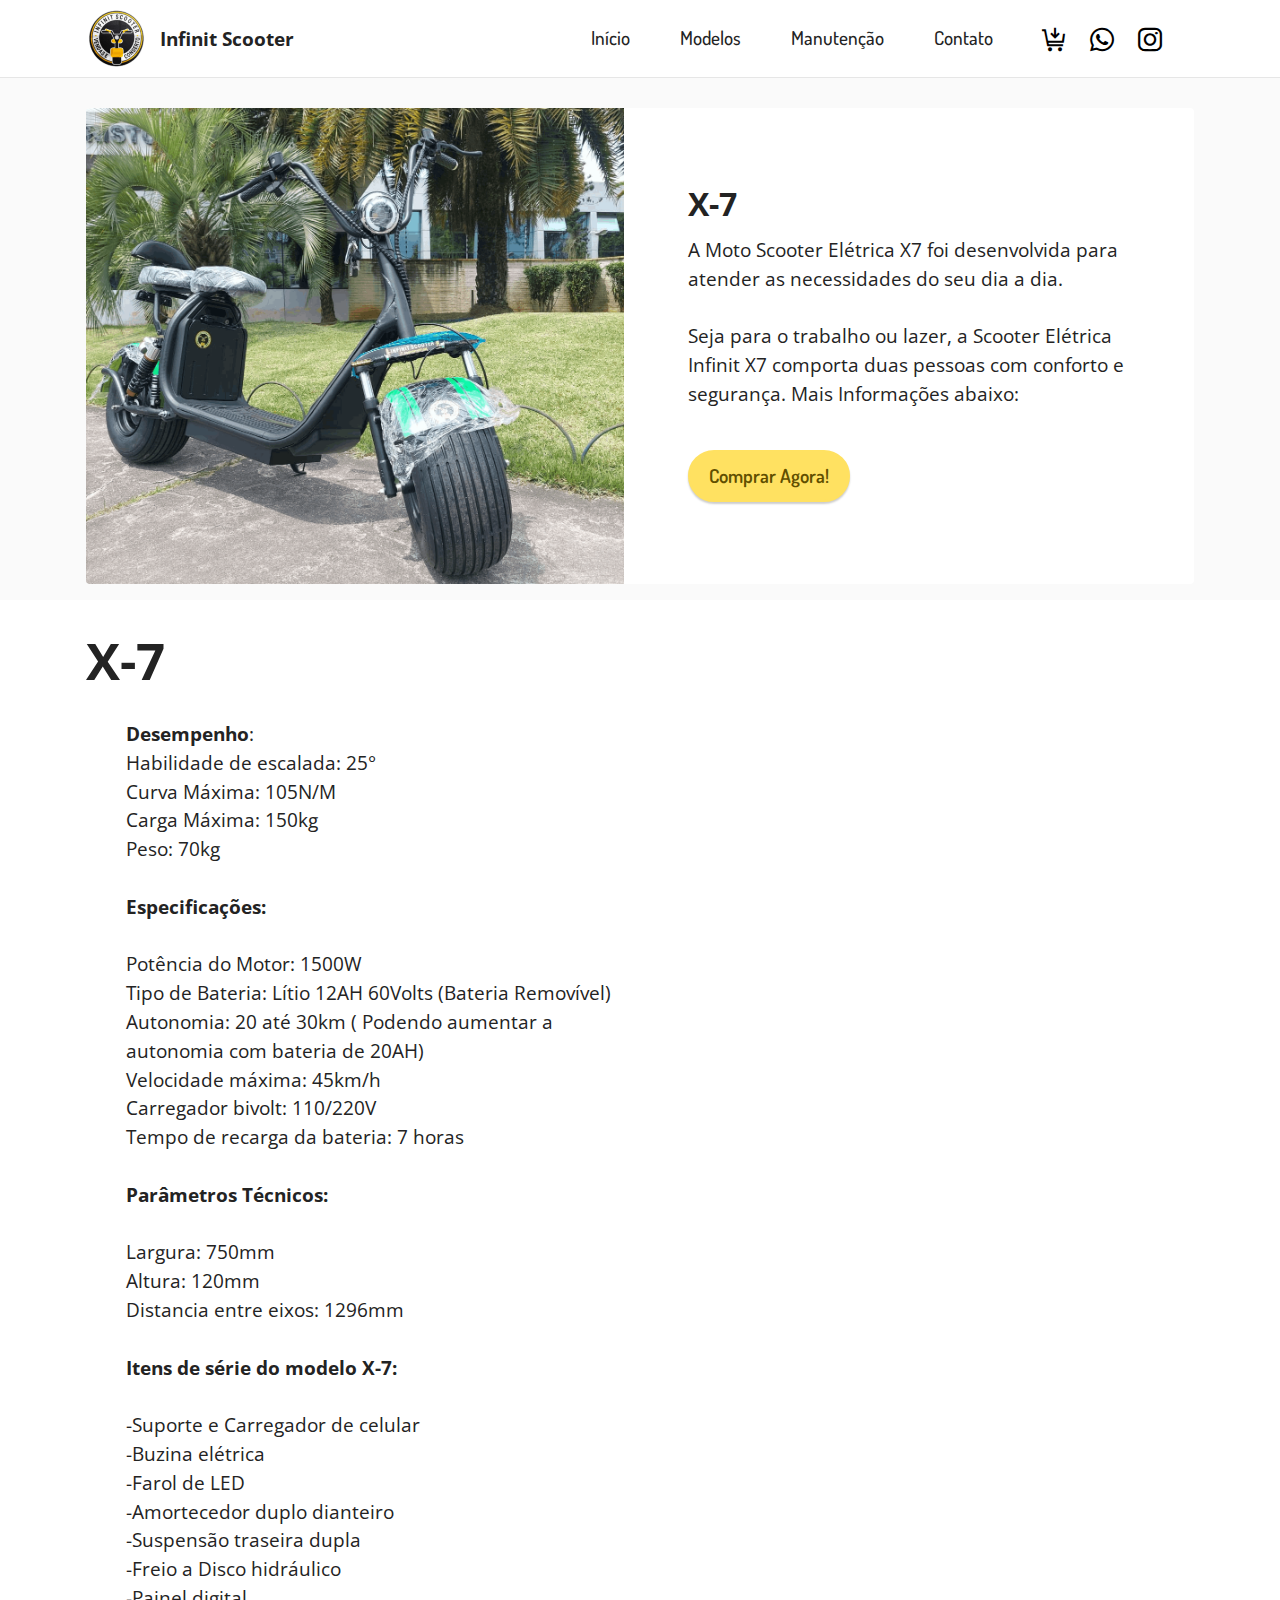
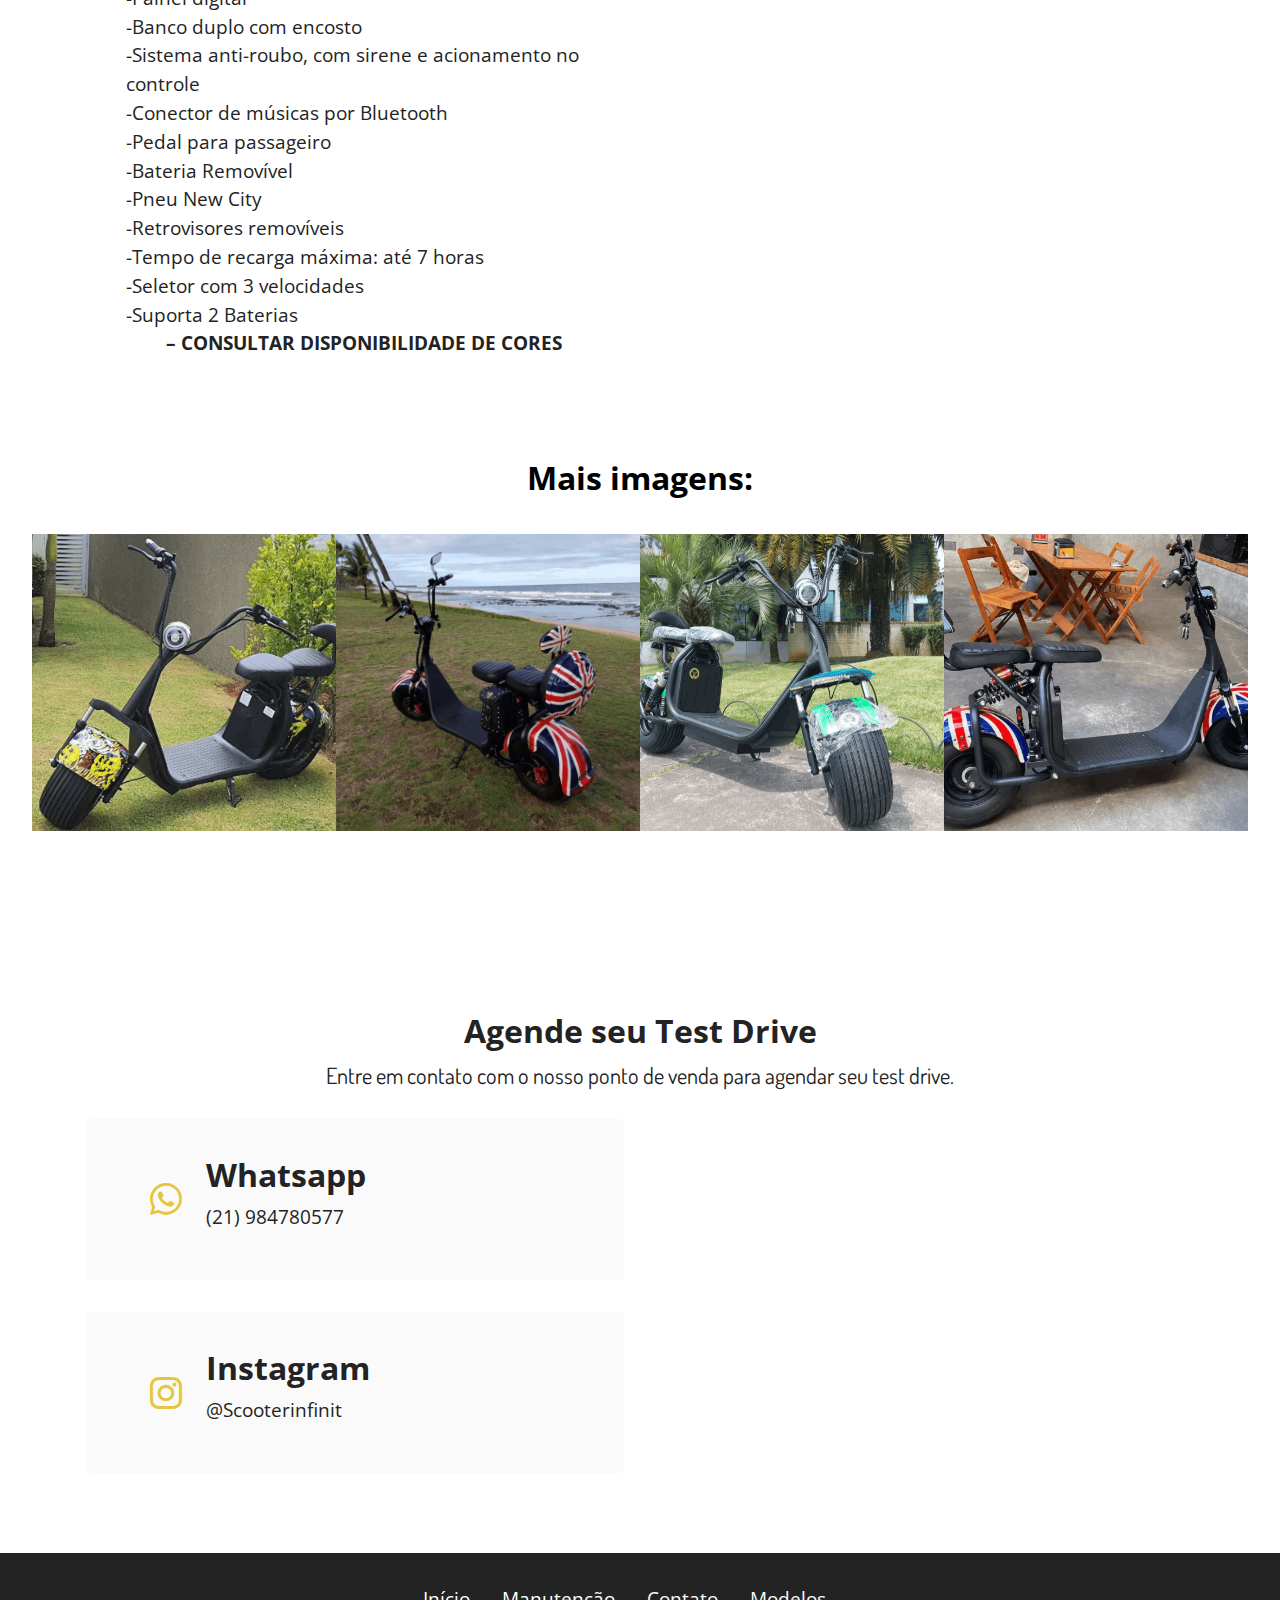
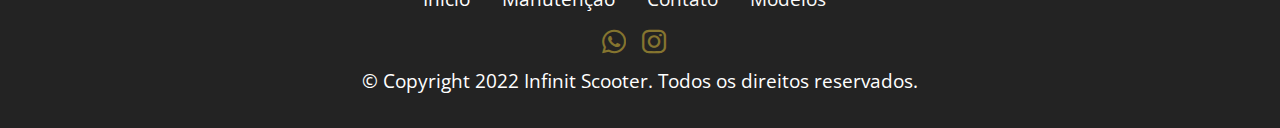
<file: Scooter Elétrica X-7.html>
<!DOCTYPE html>
<html  >
<head>
  <!-- Site made with Mobirise Website Builder v5.6.11, https://mobirise.com -->
  <meta charset="UTF-8">
  <meta http-equiv="X-UA-Compatible" content="IE=edge">
  <meta name="generator" content="Mobirise v5.6.11, mobirise.com">
  <meta name="twitter:card" content="summary_large_image"/>
  <meta name="twitter:image:src" content="">
  <meta property="og:image" content="">
  <meta name="twitter:title" content="Infinit Scooter | Modelo X7">
  <meta name="viewport" content="width=device-width, initial-scale=1, minimum-scale=1">
  <link rel="shortcut icon" href="assets/images/android-icon-121x121.png" type="image/x-icon">
  <meta name="description" content="">
  
  
  <title>Infinit Scooter | Modelo X7</title>
  <link rel="stylesheet" href="assets/web/assets/mobirise-icons2/mobirise2.css">
  <link rel="stylesheet" href="assets/bootstrap/css/bootstrap.min.css">
  <link rel="stylesheet" href="assets/bootstrap/css/bootstrap-grid.min.css">
  <link rel="stylesheet" href="assets/bootstrap/css/bootstrap-reboot.min.css">
  <link rel="stylesheet" href="assets/animatecss/animate.css">
  <link rel="stylesheet" href="assets/dropdown/css/style.css">
  <link rel="stylesheet" href="assets/socicon/css/styles.css">
  <link rel="stylesheet" href="assets/theme/css/style.css">
  <link rel="preload" href="https://fonts.googleapis.com/css?family=Open+Sans:300,400,500,600,700,800,300i,400i,500i,600i,700i,800i&display=swap" as="style" onload="this.onload=null;this.rel='stylesheet'">
  <noscript><link rel="stylesheet" href="https://fonts.googleapis.com/css?family=Open+Sans:300,400,500,600,700,800,300i,400i,500i,600i,700i,800i&display=swap"></noscript>
  <link rel="preload" href="https://fonts.googleapis.com/css?family=Dosis:200,300,400,500,600,700,800&display=swap" as="style" onload="this.onload=null;this.rel='stylesheet'">
  <noscript><link rel="stylesheet" href="https://fonts.googleapis.com/css?family=Dosis:200,300,400,500,600,700,800&display=swap"></noscript>
  <link rel="preload" as="style" href="assets/mobirise/css/mbr-additional.css"><link rel="stylesheet" href="assets/mobirise/css/mbr-additional.css" type="text/css">
  
  
  
  
</head>
<body>
  
  <section data-bs-version="5.1" class="menu cid-thx1lL6sXl" once="menu" id="menu1-37">
    
    <nav class="navbar navbar-dropdown navbar-fixed-top navbar-expand-lg">
        <div class="container">
            <div class="navbar-brand">
                <span class="navbar-logo">
                    
                        <img src="assets/images/android-icon-121x121.png" alt="Mobirise Website Builder" style="height: 3.8rem;">
                    
                </span>
                <span class="navbar-caption-wrap"><a class="navbar-caption text-black display-7" href="index.html">Infinit Scooter</a></span>
            </div>
            <button class="navbar-toggler" type="button" data-toggle="collapse" data-bs-toggle="collapse" data-target="#navbarSupportedContent" data-bs-target="#navbarSupportedContent" aria-controls="navbarNavAltMarkup" aria-expanded="false" aria-label="Toggle navigation">
                <div class="hamburger">
                    <span></span>
                    <span></span>
                    <span></span>
                    <span></span>
                </div>
            </button>
            <div class="collapse navbar-collapse" id="navbarSupportedContent">
                <ul class="navbar-nav nav-dropdown nav-right" data-app-modern-menu="true"><li class="nav-item"><a class="nav-link link text-black text-primary display-4" href="index.html">Início</a></li>
                    <li class="nav-item"><a class="nav-link link text-black display-4" href="modelos.html">Modelos</a></li><li class="nav-item"><a class="nav-link link text-black display-4" href="manutencao.html">Manutenção</a></li><li class="nav-item"><a class="nav-link link text-black display-4" href="contato.html">Contato</a></li></ul>
                <div class="icons-menu">
                    <a class="iconfont-wrapper" href="modelos.html" target="_blank">
                        <span class="p-2 mbr-iconfont mobi-mbri-cart-add mobi-mbri"></span>
                    </a>
                    <a class="iconfont-wrapper" href="https://api.whatsapp.com/send?phone=21984780577&text=Ol%C3%A1%2C%20Gostaria%20de%20Tirar%20Algumas%20D%C3%BAvidas!%20" target="_blank">
                        <span class="p-2 mbr-iconfont socicon-whatsapp socicon"></span>
                    </a>
                    <a class="iconfont-wrapper" href="https://www.instagram.com/scooterinfinit/" target="_blank">
                        <span class="p-2 mbr-iconfont socicon-instagram socicon"></span>
                    </a>
                    
                </div>
                
            </div>
        </div>
    </nav>

</section>

<section data-bs-version="5.1" class="features6 cid-tiEvnVbjhO" id="features7-99">
    <!---->
    

    
    
    <div class="container">
        <div class="card-wrapper">
            <div class="row align-items-center">
                <div class="col-12 col-lg-6">
                    <div class="image-wrapper">
                        <img src="assets/images/4bebc9c1-0f3b-46a9-8889-3366ed7b6fbf-1-1200x1600.png" alt="Mobirise Website Builder">
                    </div>
                </div>
                <div class="col-12 col-lg">
                    <div class="text-box">
                        <h5 class="mbr-title mbr-fonts-style display-5"><strong>X-7</strong></h5>
                        <p class="mbr-text mbr-fonts-style display-7">A Moto Scooter Elétrica X7 foi desenvolvida para atender as necessidades do seu dia a dia.
<br>
<br>Seja para o trabalho ou lazer, a Scooter Elétrica Infinit X7 comporta duas pessoas com conforto e segurança. Mais Informações abaixo:</p>
                        
                        <div class="mbr-section-btn pt-3"><a href="https://api.whatsapp.com/send?phone=21984780577&text=Ol%C3%A1%2C%20Gostaria%20de%20Tirar%20Algumas%20D%C3%BAvidas!%20" class="btn btn-warning display-4" target="_blank">Comprar Agora!</a></div>
                    </div>
                </div>
            </div>
        </div>
    </div>
</section>

<section data-bs-version="5.1" class="content13 cid-tiydXhjglC" id="content13-83">
    

    
    
    <div class="container">
        <div class="row justify-content-center">
            <div class="col-md-12 col-lg-12">
                <h3 class="mbr-section-title mbr-fonts-style mb-4 display-1"><strong>X-7</strong></h3>
            </div>
        </div>
        <div class="row justify-content-center">
            <div class="col-md-12 col-lg-12">
                <div class="row justify-content-center">
                    <div class="col-12 col-lg-6">
                        <ul class="list mbr-fonts-style display-7"><strong>Desempenho</strong>:
<div>Habilidade de escalada: 25°
</div><div>Curva Máxima: 105N/M
</div><div>Carga Máxima: 150kg
</div><div>Peso: 70kg
</div><div><strong><br></strong></div><div><strong>Especificações:
</strong></div><div><br></div><div>Potência do Motor: 1500W 
</div><div>Tipo de Bateria: Lítio 12AH 60Volts (Bateria Removível)
</div><div>Autonomia: 20 até 30km ( Podendo aumentar a autonomia com bateria de 20AH)</div><div>Velocidade máxima: 45km/h
</div><div>Carregador bivolt: 110/220V
</div><div>Tempo de recarga da bateria: 7 horas
</div><div><strong><br></strong></div><div><strong>Parâmetros Técnicos:
</strong></div><div><br></div><div>Largura: 750mm
</div><div>Altura: 120mm
</div><div>Distancia entre eixos: 1296mm
</div><div><strong><br></strong></div><div><strong>Itens de série do modelo X-7:</strong><br></div><div><br></div><div>-Suporte e Carregador de celular
</div><div>-Buzina elétrica
</div><div>-Farol de LED
</div><div>-Amortecedor duplo dianteiro
</div><div>-Suspensão traseira dupla
</div><div>-Freio a Disco hidráulico
</div><div>-Painel digital
</div><div>-Banco duplo com encosto
</div><div>-Sistema anti-roubo, com sirene e acionamento no controle
</div><div>-Conector de músicas por Bluetooth
</div><div>-Pedal para passageiro
</div><div>-Bateria Removível
</div><div>-Pneu New City
</div><div><span style="font-size: 1.2rem;">-Retrovisores removíveis</span><br></div><div>-Tempo de recarga máxima: até 7 horas
</div><div>-Seletor com 3 velocidades
</div><div>-Suporta 2 Baterias
</div><div><strong>&nbsp; &nbsp; &nbsp; &nbsp; – CONSULTAR DISPONIBILIDADE DE CORES</strong></div><div>
</div><div>
</div><div>
</div><div>
</div></ul>
                    </div>
                    <div class="col-12 col-lg-6">
                        <ul class="list mbr-fonts-style display-7"></ul>
                    </div>
                </div>
            </div>
        </div>
    </div>
</section>

<section data-bs-version="5.1" class="gallery6 mbr-gallery cid-thx29vbT9f" id="gallery6-4s">
    

    
    

    <div class="container-fluid">
        <div class="mbr-section-head">
            <h3 class="mbr-section-title mbr-fonts-style align-center m-0 display-5"><strong>Mais imagens:</strong></h3>
            
        </div>
        <div class="row mbr-gallery mt-4">
            <div class="col-12 col-md-6 col-lg-3 item gallery-image">
                <div class="item-wrapper" data-toggle="modal" data-bs-toggle="modal" data-target="#tmfst6NPLR-modal" data-bs-target="#tmfst6NPLR-modal">
                    <img class="w-100" src="assets/images/x7-correo-2-646x363.png" alt="Mobirise Website Builder" data-slide-to="0" data-bs-slide-to="0" data-target="#lb-tmfst6NPLR" data-bs-target="#lb-tmfst6NPLR">
                    <div class="icon-wrapper">
                        <span class="mobi-mbri mobi-mbri-search mbr-iconfont mbr-iconfont-btn"></span>
                    </div>
                </div>
                
            </div>
            <div class="col-12 col-md-6 col-lg-3 item gallery-image">
                <div class="item-wrapper" data-toggle="modal" data-bs-toggle="modal" data-target="#tmfst6NPLR-modal" data-bs-target="#tmfst6NPLR-modal">
                    <img class="w-100" src="assets/images/x7-1000w-17-2-20190728014631-646x630.png" alt="Mobirise Website Builder" data-slide-to="1" data-bs-slide-to="1" data-target="#lb-tmfst6NPLR" data-bs-target="#lb-tmfst6NPLR">
                    <div class="icon-wrapper">
                        <span class="mobi-mbri mobi-mbri-search mbr-iconfont mbr-iconfont-btn"></span>
                    </div>
                </div>
                
            </div>
            <div class="col-12 col-md-6 col-lg-3 item gallery-image">
                <div class="item-wrapper" data-toggle="modal" data-bs-toggle="modal" data-target="#tmfst6NPLR-modal" data-bs-target="#tmfst6NPLR-modal">
                    <img class="w-100" src="assets/images/4bebc9c1-0f3b-46a9-8889-3366ed7b6fbf-638x851.png" alt="Mobirise Website Builder" data-slide-to="2" data-bs-slide-to="2" data-target="#lb-tmfst6NPLR" data-bs-target="#lb-tmfst6NPLR">
                    <div class="icon-wrapper">
                        <span class="mobi-mbri mobi-mbri-search mbr-iconfont mbr-iconfont-btn"></span>
                    </div>
                </div>
                
            </div>
            <div class="col-12 col-md-6 col-lg-3 item gallery-image">
                <div class="item-wrapper" data-toggle="modal" data-bs-toggle="modal" data-target="#tmfst6NPLR-modal" data-bs-target="#tmfst6NPLR-modal">
                    <img class="w-100" src="assets/images/4c614fcdeb9b75d5f903d12ec9ab694d-646x485.png" alt="Mobirise Website Builder" data-slide-to="3" data-bs-slide-to="3" data-target="#lb-tmfst6NPLR" data-bs-target="#lb-tmfst6NPLR">
                    <div class="icon-wrapper">
                        <span class="mobi-mbri mobi-mbri-search mbr-iconfont mbr-iconfont-btn"></span>
                    </div>
                </div>
                
            </div>
        </div>

        <div class="modal mbr-slider" tabindex="-1" role="dialog" aria-hidden="true" id="tmfst6NPLR-modal">
            <div class="modal-dialog" role="document">
                <div class="modal-content">
                    <div class="modal-body">
                        <div class="carousel slide" id="lb-tmfst6NPLR" data-interval="5000" data-bs-interval="5000">
                            <div class="carousel-inner">
                                <div class="carousel-item active">
                                    <img class="d-block w-100" src="assets/images/x7-correo-2-646x363.png" alt="Mobirise Website Builder">
                                </div>
                                <div class="carousel-item">
                                    <img class="d-block w-100" src="assets/images/x7-1000w-17-2-20190728014631-646x630.png" alt="Mobirise Website Builder">
                                </div>
                                <div class="carousel-item">
                                    <img class="d-block w-100" src="assets/images/4bebc9c1-0f3b-46a9-8889-3366ed7b6fbf-638x851.png" alt="Mobirise Website Builder">
                                </div>
                                <div class="carousel-item">
                                    <img class="d-block w-100" src="assets/images/4c614fcdeb9b75d5f903d12ec9ab694d-646x485.png" alt="Mobirise Website Builder">
                                </div>
                            </div>
                            <ol class="carousel-indicators">
                                <li data-slide-to="0" data-bs-slide-to="0" class="active" data-target="#lb-tmfst6NPLR" data-bs-target="#lb-tmfst6NPLR"></li>
                                <li data-slide-to="1" data-bs-slide-to="1" data-target="#lb-tmfst6NPLR" data-bs-target="#lb-tmfst6NPLR"></li>
                                <li data-slide-to="2" data-bs-slide-to="2" data-target="#lb-tmfst6NPLR" data-bs-target="#lb-tmfst6NPLR"></li>
                                <li data-slide-to="3" data-bs-slide-to="3" data-target="#lb-tmfst6NPLR" data-bs-target="#lb-tmfst6NPLR"></li>
                            </ol>
                            <a role="button" href="" class="close" data-dismiss="modal" data-bs-dismiss="modal" aria-label="Close">
                            </a>
                            <a class="carousel-control-prev carousel-control" role="button" data-slide="prev" data-bs-slide="prev" href="#lb-tmfst6NPLR">
                                <span class="mobi-mbri mobi-mbri-arrow-prev" aria-hidden="true"></span>
                                <span class="sr-only visually-hidden">Previous</span>
                            </a>
                            <a class="carousel-control-next carousel-control" role="button" data-slide="next" data-bs-slide="next" href="#lb-tmfst6NPLR">
                                <span class="mobi-mbri mobi-mbri-arrow-next" aria-hidden="true"></span>
                                <span class="sr-only visually-hidden">Next</span>
                            </a>
                        </div>
                    </div>
                </div>
            </div>
        </div>
    </div>
</section>

<section data-bs-version="5.1" class="contacts3 map1 cid-tmfr6JEnvj" id="contacts3-9k">

    

    
    
    <div class="container">
        <div class="mbr-section-head">
            <h3 class="mbr-section-title mbr-fonts-style align-center mb-0 display-5">
                <strong>Agende seu Test Drive</strong></h3>
            <h4 class="mbr-section-subtitle mbr-fonts-style align-center mb-0 mt-2 display-2">Entre em contato com o nosso ponto de venda para agendar seu test drive.</h4>
        </div>
        <div class="row justify-content-center mt-4">
            <div class="card col-12 col-md-6">
                <div class="card-wrapper">
                    <div class="image-wrapper">
                        <a href="https://api.whatsapp.com/send?phone=21984780577&text=Ol%C3%A1%2C%20Gostaria%20de%20Tirar%20Algumas%20D%C3%BAvidas!%20" target="_blank"><span class="mbr-iconfont socicon-whatsapp socicon" style="color: rgb(230, 198, 59); fill: rgb(230, 198, 59);"></span></a>
                    </div>
                    <div class="text-wrapper">
                        <h6 class="card-title mbr-fonts-style mb-1 display-5">
                            <strong>Whatsapp</strong></h6>
                        <p class="mbr-text mbr-fonts-style display-7"><a href="https://api.whatsapp.com/send?phone=21984780577&text=Ol%C3%A1%2C%20Gostaria%20de%20Tirar%20Algumas%20D%C3%BAvidas!%20" class="text-black text-primary" target="_blank">(21) 984780577</a></p>
                    </div>
                </div>
                <div class="card-wrapper">
                    <div class="image-wrapper">
                        <span class="mbr-iconfont socicon-instagram socicon" style="color: rgb(230, 198, 59); fill: rgb(230, 198, 59);"></span>
                    </div>
                    <div class="text-wrapper">
                        <h6 class="card-title mbr-fonts-style mb-1 display-5">
                            <strong>Instagram</strong></h6>
                        <p class="mbr-text mbr-fonts-style display-7">@Scooterinfinit</p>
                    </div>
                </div>
            </div>
            <div class="map-wrapper col-12 col-md-6">
                <div class="google-map"><iframe frameborder="0" style="border:0" src="https://www.google.com/maps/embed/v1/place?key=AIzaSyCZI5F_k6S1k46ujh0SNrapM89f7mJxd30&amp;q=Estrada do Guerengue, 2076 - Loja D - Taquara, Rio de Janeiro - RJ 22713-001" allowfullscreen=""></iframe></div>
            </div>
        </div>
    </div>
</section>

<section data-bs-version="5.1" class="footer3 cid-tizXRCRn0K" once="footers" id="footer3-94">

    

    

    <div class="container">
        <div class="media-container-row align-center mbr-white">
            <div class="row row-links">
                <ul class="foot-menu">
                    
                    
                    
                    
                    
                <li class="foot-menu-item mbr-fonts-style display-7"><a href="index.html" class="text-info">Início</a></li><li class="foot-menu-item mbr-fonts-style display-7"><a href="manutencao.html" class="text-info">Manutenção</a></li><li class="foot-menu-item mbr-fonts-style display-7"><a href="contato.html" class="text-white">Contato</a></li><li class="foot-menu-item mbr-fonts-style display-7"><a href="modelos.html" class="text-white">Modelos</a></li><li class="foot-menu-item mbr-fonts-style display-7"></li></ul>
            </div>
            <div class="row social-row">
                <div class="social-list align-right pb-2">
                    
                    
                    
                    
                    
                    
                <div class="soc-item">
                        <a href="https://api.whatsapp.com/send?phone=21984780577&text=Ol%C3%A1%2C%20Gostaria%20de%20Tirar%20Algumas%20D%C3%BAvidas!%20" target="_blank">
                            <span class="mbr-iconfont mbr-iconfont-social socicon-whatsapp socicon" style="color: rgb(230, 198, 59); fill: rgb(230, 198, 59);"></span>
                        </a>
                    </div><div class="soc-item">
                        <a href="https://www.instagram.com/scooterinfinit/" target="_blank">
                            <span class="mbr-iconfont mbr-iconfont-social socicon-instagram socicon" style="color: rgb(230, 198, 59); fill: rgb(230, 198, 59);"></span>
                        </a>
                    </div></div>
            </div>
            <div class="row row-copirayt">
                <p class="mbr-text mb-0 mbr-fonts-style mbr-white align-center display-7">
                    © Copyright 2022 Infinit Scooter. Todos os direitos reservados.
                </p>
            </div>
        </div>
    </div>
<section class="display-7" >

        <a href="https://mobiri.se/286851e" >
        <p style="margin: 0;text-align: center;" class="display-7"></p>
        <a href="https://mobirise.com/%22%3E%22%3E
    </section>

    <script src="assets/bootstrap/js/bootstrap.bundle.min.js"></script>
    <script src="assets/parallax/jarallax.js"></script>
    <script src="assets/smoothscroll/smooth-scroll.js"></script>
    <script src="assets/ytplayer/index.js"></script>
    <script src="assets/vimeoplayer/player.js"></script>
    <script src="assets/dropdown/js/navbar-dropdown.js"></script>
    <script src="assets/embla/embla.min.js"></script>
    <script src="assets/embla/script.js"></script>
    <script src="assets/theme/js/script.js"></script>
    <script src="assets/bootstrap/js/bootstrap.bundle.min.js"></script>

</body>

</html>
</file>
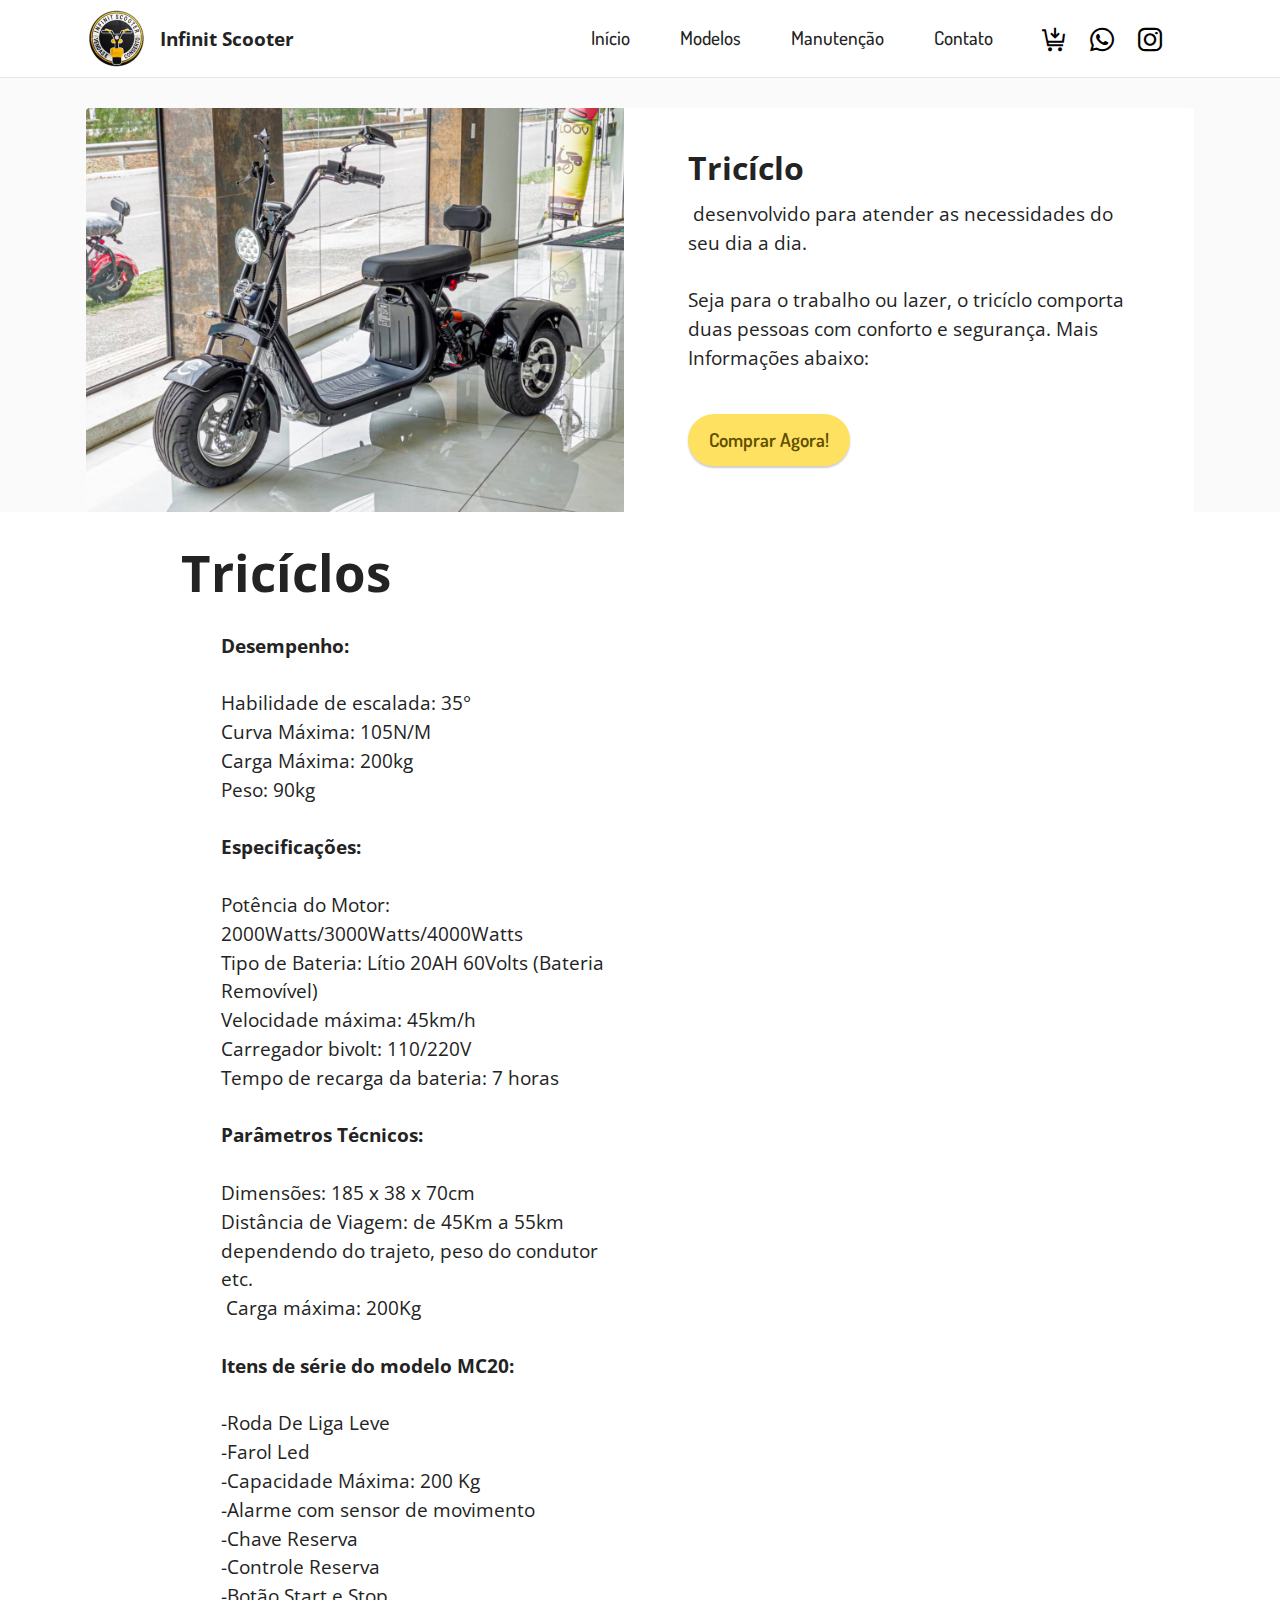
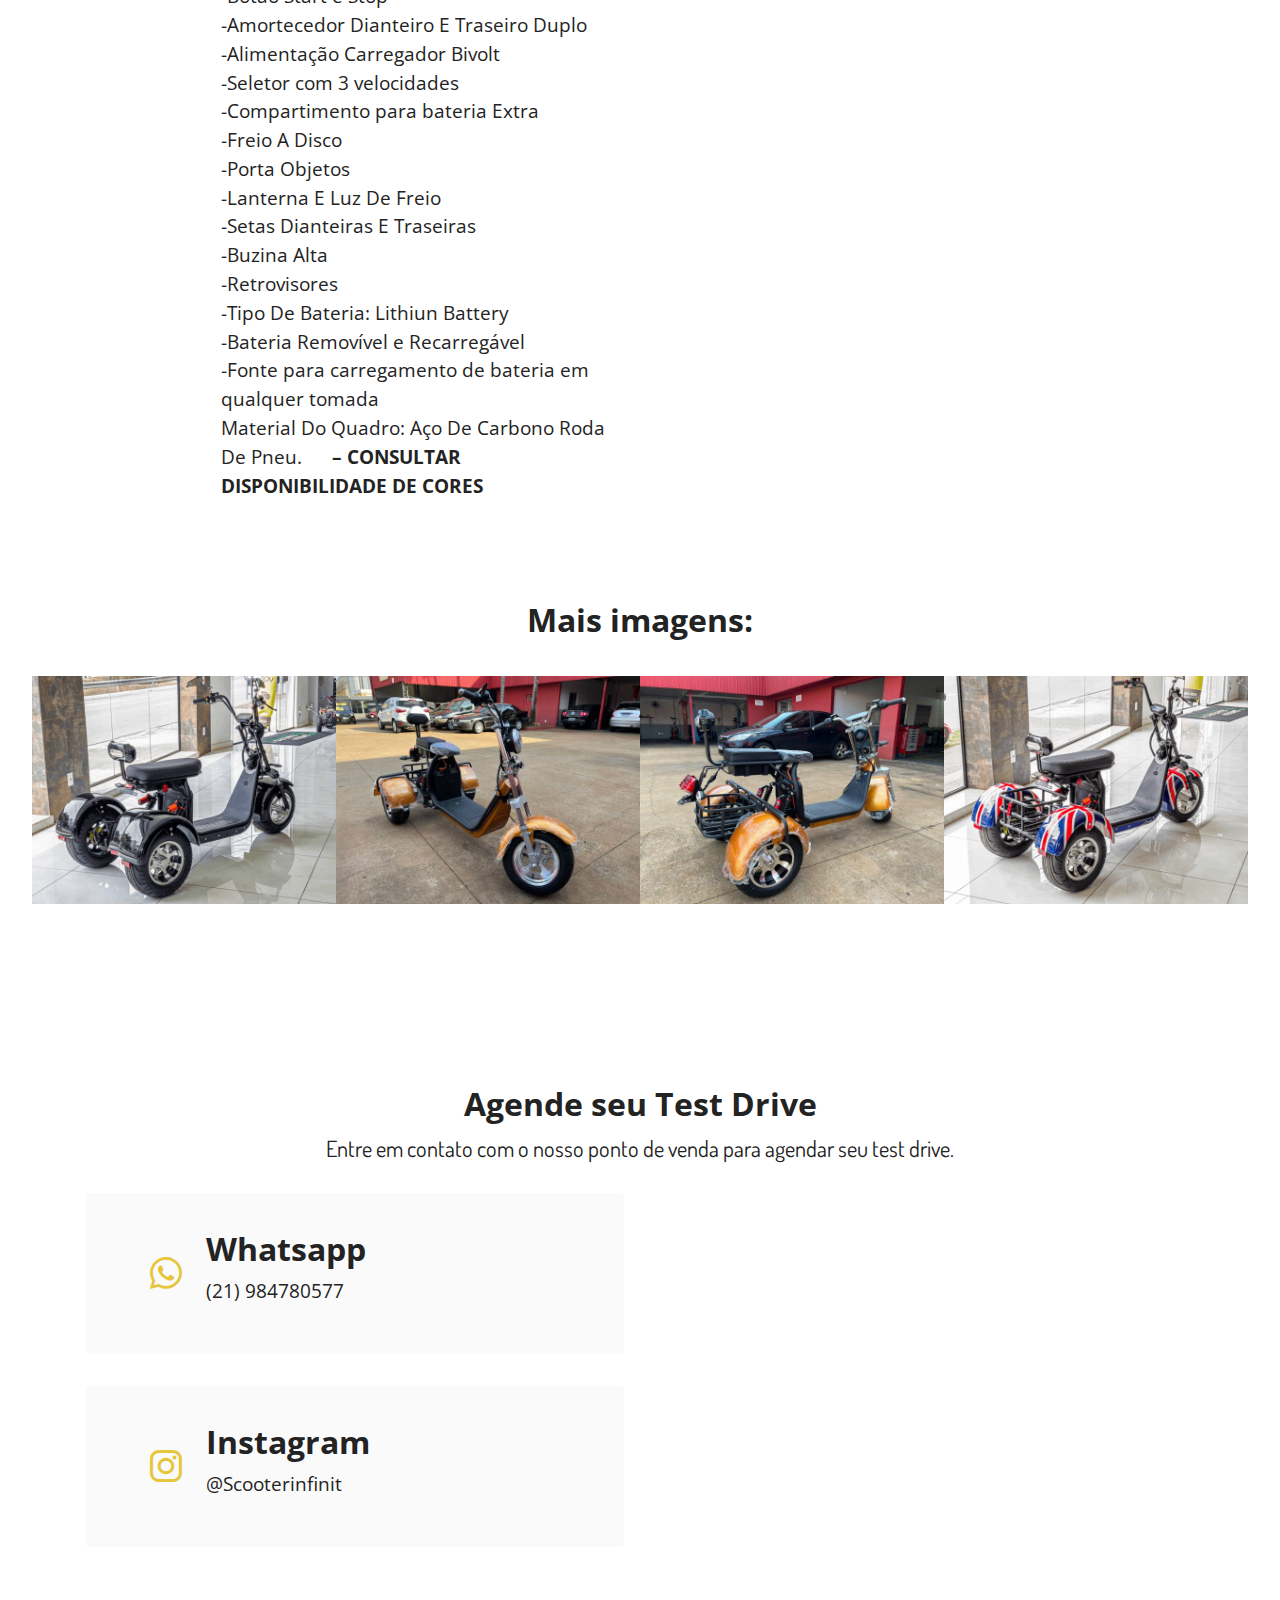
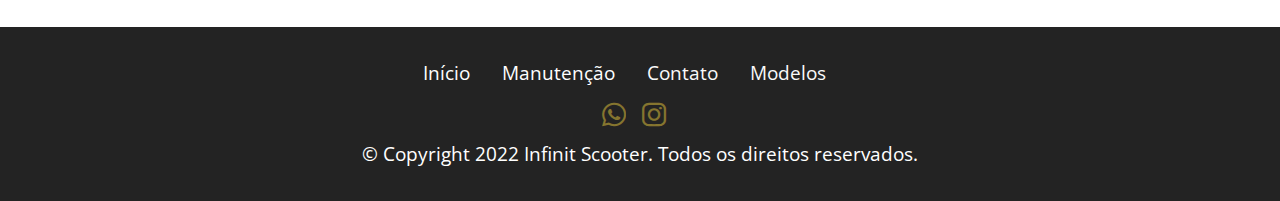
<file: Triciclo.html>
<!DOCTYPE html>
<html  >
<head>
  <!-- Site made with Mobirise Website Builder v5.6.11, https://mobirise.com -->
  <meta charset="UTF-8">
  <meta http-equiv="X-UA-Compatible" content="IE=edge">
  <meta name="generator" content="Mobirise v5.6.11, mobirise.com">
  <meta name="twitter:card" content="summary_large_image"/>
  <meta name="twitter:image:src" content="">
  <meta property="og:image" content="">
  <meta name="twitter:title" content="Infinit Scooter | Modelo Tricíclo">
  <meta name="viewport" content="width=device-width, initial-scale=1, minimum-scale=1">
  <link rel="shortcut icon" href="assets/images/android-icon-121x121.png" type="image/x-icon">
  <meta name="description" content="">
  
  
  <title>Infinit Scooter | Modelo Tricíclo</title>
  <link rel="stylesheet" href="assets/web/assets/mobirise-icons2/mobirise2.css">
  <link rel="stylesheet" href="assets/bootstrap/css/bootstrap.min.css">
  <link rel="stylesheet" href="assets/bootstrap/css/bootstrap-grid.min.css">
  <link rel="stylesheet" href="assets/bootstrap/css/bootstrap-reboot.min.css">
  <link rel="stylesheet" href="assets/animatecss/animate.css">
  <link rel="stylesheet" href="assets/dropdown/css/style.css">
  <link rel="stylesheet" href="assets/socicon/css/styles.css">
  <link rel="stylesheet" href="assets/theme/css/style.css">
  <link rel="preload" href="https://fonts.googleapis.com/css?family=Open+Sans:300,400,500,600,700,800,300i,400i,500i,600i,700i,800i&display=swap" as="style" onload="this.onload=null;this.rel='stylesheet'">
  <noscript><link rel="stylesheet" href="https://fonts.googleapis.com/css?family=Open+Sans:300,400,500,600,700,800,300i,400i,500i,600i,700i,800i&display=swap"></noscript>
  <link rel="preload" href="https://fonts.googleapis.com/css?family=Dosis:200,300,400,500,600,700,800&display=swap" as="style" onload="this.onload=null;this.rel='stylesheet'">
  <noscript><link rel="stylesheet" href="https://fonts.googleapis.com/css?family=Dosis:200,300,400,500,600,700,800&display=swap"></noscript>
  <link rel="preload" as="style" href="assets/mobirise/css/mbr-additional.css"><link rel="stylesheet" href="assets/mobirise/css/mbr-additional.css" type="text/css">
  
  
  
  
</head>
<body>
  
  <section data-bs-version="5.1" class="menu cid-ti7FA7w1Nx" once="menu" id="menu1-6p">
    
    <nav class="navbar navbar-dropdown navbar-fixed-top navbar-expand-lg">
        <div class="container">
            <div class="navbar-brand">
                <span class="navbar-logo">
                    
                        <img src="assets/images/android-icon-121x121.png" alt="Mobirise Website Builder" style="height: 3.8rem;">
                    
                </span>
                <span class="navbar-caption-wrap"><a class="navbar-caption text-black display-7" href="index.html">Infinit Scooter</a></span>
            </div>
            <button class="navbar-toggler" type="button" data-toggle="collapse" data-bs-toggle="collapse" data-target="#navbarSupportedContent" data-bs-target="#navbarSupportedContent" aria-controls="navbarNavAltMarkup" aria-expanded="false" aria-label="Toggle navigation">
                <div class="hamburger">
                    <span></span>
                    <span></span>
                    <span></span>
                    <span></span>
                </div>
            </button>
            <div class="collapse navbar-collapse" id="navbarSupportedContent">
                <ul class="navbar-nav nav-dropdown nav-right" data-app-modern-menu="true"><li class="nav-item"><a class="nav-link link text-black text-primary display-4" href="index.html">Início</a></li>
                    <li class="nav-item"><a class="nav-link link text-black display-4" href="modelos.html">Modelos</a></li><li class="nav-item"><a class="nav-link link text-black display-4" href="manutencao.html">Manutenção</a></li><li class="nav-item"><a class="nav-link link text-black display-4" href="contato.html">Contato</a></li></ul>
                <div class="icons-menu">
                    <a class="iconfont-wrapper" href="modelos.html" target="_blank">
                        <span class="p-2 mbr-iconfont mobi-mbri-cart-add mobi-mbri"></span>
                    </a>
                    <a class="iconfont-wrapper" href="https://api.whatsapp.com/send?phone=21984780577&text=Ol%C3%A1%2C%20Gostaria%20de%20Tirar%20Algumas%20D%C3%BAvidas!%20" target="_blank">
                        <span class="p-2 mbr-iconfont socicon-whatsapp socicon"></span>
                    </a>
                    <a class="iconfont-wrapper" href="https://www.instagram.com/scooterinfinit/" target="_blank">
                        <span class="p-2 mbr-iconfont socicon-instagram socicon"></span>
                    </a>
                    
                </div>
                
            </div>
        </div>
    </nav>

</section>

<section data-bs-version="5.1" class="features6 cid-tliHmGSQ0a" id="features7-9h">
    <!---->
    

    
    
    <div class="container">
        <div class="card-wrapper">
            <div class="row align-items-center">
                <div class="col-12 col-lg-6">
                    <div class="image-wrapper">
                        <img src="assets/images/triciculo-correo-1280x960.jpg" alt="Mobirise Website Builder">
                    </div>
                </div>
                <div class="col-12 col-lg">
                    <div class="text-box">
                        <h5 class="mbr-title mbr-fonts-style display-5"><strong>Tricíclo</strong></h5>
                        <p class="mbr-text mbr-fonts-style display-7">&nbsp;desenvolvido para atender as necessidades do seu dia a dia.
<br>
<br>Seja para o trabalho ou lazer, o tricíclo comporta duas pessoas com conforto e segurança. Mais Informações abaixo:</p>
                        
                        <div class="mbr-section-btn pt-3"><a href="https://api.whatsapp.com/send?phone=21984780577&text=Ol%C3%A1%2C%20Gostaria%20de%20Tirar%20Algumas%20D%C3%BAvidas!%20" class="btn btn-warning display-4" target="_blank">Comprar Agora!</a></div>
                    </div>
                </div>
            </div>
        </div>
    </div>
</section>

<section data-bs-version="5.1" class="content13 cid-tiyTbZbpU0" id="content13-8k">
    

    
    
    <div class="container">
        <div class="row justify-content-center">
            <div class="col-md-12 col-lg-10">
                <h3 class="mbr-section-title mbr-fonts-style mb-4 display-1"><strong>Tricíclos</strong></h3>
            </div>
        </div>
        <div class="row justify-content-center">
            <div class="col-md-12 col-lg-10">
                <div class="row justify-content-center">
                    <div class="col-12 col-lg-6">
                        <ul class="list mbr-fonts-style display-7"><div><strong>Desempenho:
</strong></div><div><strong><br></strong></div><div><span style="font-size: 1.2rem;">Habilidade de escalada:</span><span style="font-size: 1.2rem;"> 35°</span><br></div><div>Curva Máxima:<strong> </strong>105N/M
</div><div>Carga Máxima: 200kg
</div><div>Peso: 90kg</div><div><br></div><div><strong>Especificações:</strong></div><div><br></div><div>
</div><div>Potência do Motor: 2000Watts/3000Watts/4000Watts</div><div>Tipo de Bateria:<strong> </strong>Lítio 20AH 60Volts (Bateria Removível)</div><div><span style="font-size: 1.2rem;">Velocidade máxima:</span><strong>&nbsp;</strong><span style="font-size: 1.2rem;">45km/h</span></div><div>Carregador bivolt: 110/220V
</div><div>Tempo de recarga da bateria: 7 horas</div><div><br></div><div>
</div><div><strong>Parâmetros Técnicos:</strong></div><div><strong><br></strong></div><div>Dimensões: 185 x 38 x 70cm
</div><div>Distância de Viagem: de 45Km a 55km dependendo do trajeto, peso do condutor etc.</div><div>&nbsp;Carga máxima: 200Kg</div><div><br></div><div><strong>Itens de série do modelo MC20:
</strong></div><div><br></div><div>-Roda De Liga Leve
</div><div>-Farol Led
</div><div>-Capacidade Máxima: 200 Kg
</div><div>-Alarme com sensor de movimento
</div><div>-Chave Reserva
</div><div>-Controle Reserva
</div><div>-Botão Start e Stop
</div><div>
</div><div><span style="font-size: 1.2rem;">-Amortecedor Dianteiro E Traseiro Duplo</span></div><div>-Alimentação Carregador Bivolt</div><div>-Seletor com 3 velocidades</div><div>-Compartimento para bateria Extra
</div><div>-Freio A Disco
</div><div>-Porta Objetos
</div><div>-Lanterna E Luz De Freio
</div><div>-Setas Dianteiras E Traseiras
</div><div>-Buzina Alta
</div><div>-Retrovisores
</div><div>-Tipo De Bateria: Lithiun Battery
</div><div>-Bateria Removível e Recarregável
</div><div>-Fonte para carregamento de bateria em qualquer tomada</div><div>Material Do Quadro: Aço De Carbono Roda De Pneu.&nbsp; <strong>&nbsp; &nbsp; – CONSULTAR DISPONIBILIDADE DE CORES</strong></div><div>
</div><div>
</div><div>
</div><div>
</div></ul>
                    </div>
                    <div class="col-12 col-lg-6">
                        <ul class="list mbr-fonts-style display-7"></ul>
                    </div>
                </div>
            </div>
        </div>
    </div>
</section>

<section data-bs-version="5.1" class="gallery6 mbr-gallery cid-ti7FA95Fyp" id="gallery6-6r">
    

    
    

    <div class="container-fluid">
        <div class="mbr-section-head">
            <h3 class="mbr-section-title mbr-fonts-style align-center m-0 display-5"><strong>Mais imagens:</strong></h3>
            
        </div>
        <div class="row mbr-gallery mt-4">
            <div class="col-12 col-md-6 col-lg-3 item gallery-image">
                <div class="item-wrapper" data-toggle="modal" data-bs-toggle="modal" data-target="#tmfsupQzkf-modal" data-bs-target="#tmfsupQzkf-modal">
                    <img class="w-100" src="assets/images/58733c8c-ad45-4846-bb8c-cbc66eb12cb9-646x484.png" alt="Mobirise Website Builder" data-slide-to="0" data-bs-slide-to="0" data-target="#lb-tmfsupQzkf" data-bs-target="#lb-tmfsupQzkf">
                    <div class="icon-wrapper">
                        <span class="mobi-mbri mobi-mbri-search mbr-iconfont mbr-iconfont-btn"></span>
                    </div>
                </div>
                
            </div>
            <div class="col-12 col-md-6 col-lg-3 item gallery-image">
                <div class="item-wrapper" data-toggle="modal" data-bs-toggle="modal" data-target="#tmfsupQzkf-modal" data-bs-target="#tmfsupQzkf-modal">
                    <img class="w-100" src="assets/images/601246628539586-640x480.jpg" alt="Mobirise Website Builder" data-slide-to="1" data-bs-slide-to="1" data-target="#lb-tmfsupQzkf" data-bs-target="#lb-tmfsupQzkf">
                    <div class="icon-wrapper">
                        <span class="mobi-mbri mobi-mbri-search mbr-iconfont mbr-iconfont-btn"></span>
                    </div>
                </div>
                
            </div>
            <div class="col-12 col-md-6 col-lg-3 item gallery-image">
                <div class="item-wrapper" data-toggle="modal" data-bs-toggle="modal" data-target="#tmfsupQzkf-modal" data-bs-target="#tmfsupQzkf-modal">
                    <img class="w-100" src="assets/images/603225620395513-640x480.jpg" alt="Mobirise Website Builder" data-slide-to="2" data-bs-slide-to="2" data-target="#lb-tmfsupQzkf" data-bs-target="#lb-tmfsupQzkf">
                    <div class="icon-wrapper">
                        <span class="mobi-mbri mobi-mbri-search mbr-iconfont mbr-iconfont-btn"></span>
                    </div>
                </div>
                
            </div>
            <div class="col-12 col-md-6 col-lg-3 item gallery-image">
                <div class="item-wrapper" data-toggle="modal" data-bs-toggle="modal" data-target="#tmfsupQzkf-modal" data-bs-target="#tmfsupQzkf-modal">
                    <img class="w-100" src="assets/images/386f6e49-38da-43a0-8731-832cab7fb96a-646x484.png" alt="Mobirise Website Builder" data-slide-to="3" data-bs-slide-to="3" data-target="#lb-tmfsupQzkf" data-bs-target="#lb-tmfsupQzkf">
                    <div class="icon-wrapper">
                        <span class="mobi-mbri mobi-mbri-search mbr-iconfont mbr-iconfont-btn"></span>
                    </div>
                </div>
                
            </div>
        </div>

        <div class="modal mbr-slider" tabindex="-1" role="dialog" aria-hidden="true" id="tmfsupQzkf-modal">
            <div class="modal-dialog" role="document">
                <div class="modal-content">
                    <div class="modal-body">
                        <div class="carousel slide" id="lb-tmfsupQzkf" data-interval="5000" data-bs-interval="5000">
                            <div class="carousel-inner">
                                <div class="carousel-item active">
                                    <img class="d-block w-100" src="assets/images/58733c8c-ad45-4846-bb8c-cbc66eb12cb9-646x484.png" alt="Mobirise Website Builder">
                                </div>
                                <div class="carousel-item">
                                    <img class="d-block w-100" src="assets/images/601246628539586-640x480.jpg" alt="Mobirise Website Builder">
                                </div>
                                <div class="carousel-item">
                                    <img class="d-block w-100" src="assets/images/603225620395513-640x480.jpg" alt="Mobirise Website Builder">
                                </div>
                                <div class="carousel-item">
                                    <img class="d-block w-100" src="assets/images/386f6e49-38da-43a0-8731-832cab7fb96a-646x484.png" alt="Mobirise Website Builder">
                                </div>
                            </div>
                            <ol class="carousel-indicators">
                                <li data-slide-to="0" data-bs-slide-to="0" class="active" data-target="#lb-tmfsupQzkf" data-bs-target="#lb-tmfsupQzkf"></li>
                                <li data-slide-to="1" data-bs-slide-to="1" data-target="#lb-tmfsupQzkf" data-bs-target="#lb-tmfsupQzkf"></li>
                                <li data-slide-to="2" data-bs-slide-to="2" data-target="#lb-tmfsupQzkf" data-bs-target="#lb-tmfsupQzkf"></li>
                                <li data-slide-to="3" data-bs-slide-to="3" data-target="#lb-tmfsupQzkf" data-bs-target="#lb-tmfsupQzkf"></li>
                            </ol>
                            <a role="button" href="" class="close" data-dismiss="modal" data-bs-dismiss="modal" aria-label="Close">
                            </a>
                            <a class="carousel-control-prev carousel-control" role="button" data-slide="prev" data-bs-slide="prev" href="#lb-tmfsupQzkf">
                                <span class="mobi-mbri mobi-mbri-arrow-prev" aria-hidden="true"></span>
                                <span class="sr-only visually-hidden">Previous</span>
                            </a>
                            <a class="carousel-control-next carousel-control" role="button" data-slide="next" data-bs-slide="next" href="#lb-tmfsupQzkf">
                                <span class="mobi-mbri mobi-mbri-arrow-next" aria-hidden="true"></span>
                                <span class="sr-only visually-hidden">Next</span>
                            </a>
                        </div>
                    </div>
                </div>
            </div>
        </div>
    </div>
</section>

<section data-bs-version="5.1" class="contacts3 map1 cid-tmfsazGBlS" id="contacts3-9r">

    

    
    
    <div class="container">
        <div class="mbr-section-head">
            <h3 class="mbr-section-title mbr-fonts-style align-center mb-0 display-5">
                <strong>Agende seu Test Drive</strong></h3>
            <h4 class="mbr-section-subtitle mbr-fonts-style align-center mb-0 mt-2 display-2">Entre em contato com o nosso ponto de venda para agendar seu test drive.</h4>
        </div>
        <div class="row justify-content-center mt-4">
            <div class="card col-12 col-md-6">
                <div class="card-wrapper">
                    <div class="image-wrapper">
                        <a href="https://api.whatsapp.com/send?phone=21984780577&text=Ol%C3%A1%2C%20Gostaria%20de%20Tirar%20Algumas%20D%C3%BAvidas!%20" target="_blank"><span class="mbr-iconfont socicon-whatsapp socicon" style="color: rgb(230, 198, 59); fill: rgb(230, 198, 59);"></span></a>
                    </div>
                    <div class="text-wrapper">
                        <h6 class="card-title mbr-fonts-style mb-1 display-5">
                            <strong>Whatsapp</strong></h6>
                        <p class="mbr-text mbr-fonts-style display-7"><a href="https://api.whatsapp.com/send?phone=21984780577&text=Ol%C3%A1%2C%20Gostaria%20de%20Tirar%20Algumas%20D%C3%BAvidas!%20" class="text-black text-primary" target="_blank">(21) 984780577</a></p>
                    </div>
                </div>
                <div class="card-wrapper">
                    <div class="image-wrapper">
                        <span class="mbr-iconfont socicon-instagram socicon" style="color: rgb(230, 198, 59); fill: rgb(230, 198, 59);"></span>
                    </div>
                    <div class="text-wrapper">
                        <h6 class="card-title mbr-fonts-style mb-1 display-5">
                            <strong>Instagram</strong></h6>
                        <p class="mbr-text mbr-fonts-style display-7">@Scooterinfinit</p>
                    </div>
                </div>
            </div>
            <div class="map-wrapper col-12 col-md-6">
                <div class="google-map"><iframe frameborder="0" style="border:0" src="https://www.google.com/maps/embed/v1/place?key=AIzaSyCNveGQ9bfpKFwWzQLLftrR9hNiHwdqQG8&amp;q=Estrada do Guerengue, 2076 - Loja D - Taquara, Rio de Janeiro - RJ 22713-001" allowfullscreen=""></iframe></div>
            </div>
        </div>
    </div>
</section>

<section data-bs-version="5.1" class="footer3 cid-tizXRCRn0K" once="footers" id="footer3-94">

    

    

    <div class="container">
        <div class="media-container-row align-center mbr-white">
            <div class="row row-links">
                <ul class="foot-menu">
                    
                    
                    
                    
                    
                <li class="foot-menu-item mbr-fonts-style display-7"><a href="index.html" class="text-info">Início</a></li><li class="foot-menu-item mbr-fonts-style display-7"><a href="manutencao.html" class="text-info">Manutenção</a></li><li class="foot-menu-item mbr-fonts-style display-7"><a href="contato.html" class="text-white">Contato</a></li><li class="foot-menu-item mbr-fonts-style display-7"><a href="modelos.html" class="text-white">Modelos</a></li><li class="foot-menu-item mbr-fonts-style display-7"></li></ul>
            </div>
            <div class="row social-row">
                <div class="social-list align-right pb-2">
                    
                    
                    
                    
                    
                    
                <div class="soc-item">
                        <a href="https://api.whatsapp.com/send?phone=21984780577&text=Ol%C3%A1%2C%20Gostaria%20de%20Tirar%20Algumas%20D%C3%BAvidas!%20" target="_blank">
                            <span class="mbr-iconfont mbr-iconfont-social socicon-whatsapp socicon" style="color: rgb(230, 198, 59); fill: rgb(230, 198, 59);"></span>
                        </a>
                    </div><div class="soc-item">
                        <a href="https://www.instagram.com/scooterinfinit/" target="_blank">
                            <span class="mbr-iconfont mbr-iconfont-social socicon-instagram socicon" style="color: rgb(230, 198, 59); fill: rgb(230, 198, 59);"></span>
                        </a>
                    </div></div>
            </div>
            <div class="row row-copirayt">
                <p class="mbr-text mb-0 mbr-fonts-style mbr-white align-center display-7">
                    © Copyright 2022 Infinit Scooter. Todos os direitos reservados.
                </p>
            </div>
        </div>
    </div>
<section class="display-7" >

        <a href="https://mobiri.se/286851e" >
        <p style="margin: 0;text-align: center;" class="display-7"></p>
        <a href="https://mobirise.com/%22%3E%22%3E
    </section>

    <script src="assets/bootstrap/js/bootstrap.bundle.min.js"></script>
    <script src="assets/parallax/jarallax.js"></script>
    <script src="assets/smoothscroll/smooth-scroll.js"></script>
    <script src="assets/ytplayer/index.js"></script>
    <script src="assets/vimeoplayer/player.js"></script>
    <script src="assets/dropdown/js/navbar-dropdown.js"></script>
    <script src="assets/embla/embla.min.js"></script>
    <script src="assets/embla/script.js"></script>
    <script src="assets/theme/js/script.js"></script>
    <script src="assets/bootstrap/js/bootstrap.bundle.min.js"></script>

</body>

</html>
</file>
<file: assets/web/assets/mobirise-icons2/mobirise2.css>
@font-face {
  font-family: 'Moririse2';
  font-display: swap;
  src:  url('mobirise2.eot?f2bix4');
  src:  url('mobirise2.eot?f2bix4#iefix') format('embedded-opentype'),
    url('mobirise2.ttf?f2bix4') format('truetype'),
    url('mobirise2.woff?f2bix4') format('woff'),
    url('mobirise2.svg?f2bix4#mobirise2') format('svg');
  font-weight: normal;
  font-style: normal;
}

[class^="mobi-"], [class*=" mobi-"] {
  /* use !important to prevent issues with browser extensions that change fonts */
  font-family: 'Moririse2' !important;
  speak: none;
  font-style: normal;
  font-weight: normal;
  font-variant: normal;
  text-transform: none;
  line-height: 1;

  /* Better Font Rendering =========== */
  -webkit-font-smoothing: antialiased;
  -moz-osx-font-smoothing: grayscale;
}

.mobi-mbri-add-submenu:before {
  content: "\e900";
}
.mobi-mbri-alert:before {
  content: "\e901";
}
.mobi-mbri-align-center:before {
  content: "\e902";
}
.mobi-mbri-align-justify:before {
  content: "\e903";
}
.mobi-mbri-align-left:before {
  content: "\e904";
}
.mobi-mbri-align-right:before {
  content: "\e905";
}
.mobi-mbri-android:before {
  content: "\e906";
}
.mobi-mbri-apple:before {
  content: "\e907";
}
.mobi-mbri-arrow-down:before {
  content: "\e908";
}
.mobi-mbri-arrow-next:before {
  content: "\e909";
}
.mobi-mbri-arrow-prev:before {
  content: "\e90a";
}
.mobi-mbri-arrow-up:before {
  content: "\e90b";
}
.mobi-mbri-bold:before {
  content: "\e90c";
}
.mobi-mbri-bookmark:before {
  content: "\e90d";
}
.mobi-mbri-bootstrap:before {
  content: "\e90e";
}
.mobi-mbri-briefcase:before {
  content: "\e90f";
}
.mobi-mbri-browse:before {
  content: "\e910";
}
.mobi-mbri-bulleted-list:before {
  content: "\e911";
}
.mobi-mbri-calendar:before {
  content: "\e912";
}
.mobi-mbri-camera:before {
  content: "\e913";
}
.mobi-mbri-cart-add:before {
  content: "\e914";
}
.mobi-mbri-cart-full:before {
  content: "\e915";
}
.mobi-mbri-cash:before {
  content: "\e916";
}
.mobi-mbri-change-style:before {
  content: "\e917";
}
.mobi-mbri-chat:before {
  content: "\e918";
}
.mobi-mbri-clock:before {
  content: "\e919";
}
.mobi-mbri-close:before {
  content: "\e91a";
}
.mobi-mbri-cloud:before {
  content: "\e91b";
}
.mobi-mbri-code:before {
  content: "\e91c";
}
.mobi-mbri-contact-form:before {
  content: "\e91d";
}
.mobi-mbri-credit-card:before {
  content: "\e91e";
}
.mobi-mbri-cursor-click:before {
  content: "\e91f";
}
.mobi-mbri-cust-feedback:before {
  content: "\e920";
}
.mobi-mbri-database:before {
  content: "\e921";
}
.mobi-mbri-delivery:before {
  content: "\e922";
}
.mobi-mbri-desktop:before {
  content: "\e923";
}
.mobi-mbri-devices:before {
  content: "\e924";
}
.mobi-mbri-down:before {
  content: "\e925";
}
.mobi-mbri-download-2:before {
  content: "\e926";
}
.mobi-mbri-download:before {
  content: "\e927";
}
.mobi-mbri-drag-n-drop-2:before {
  content: "\e928";
}
.mobi-mbri-drag-n-drop:before {
  content: "\e929";
}
.mobi-mbri-edit-2:before {
  content: "\e92a";
}
.mobi-mbri-edit:before {
  content: "\e92b";
}
.mobi-mbri-error:before {
  content: "\e92c";
}
.mobi-mbri-extension:before {
  content: "\e92d";
}
.mobi-mbri-features:before {
  content: "\e92e";
}
.mobi-mbri-file:before {
  content: "\e92f";
}
.mobi-mbri-flag:before {
  content: "\e930";
}
.mobi-mbri-folder:before {
  content: "\e931";
}
.mobi-mbri-gift:before {
  content: "\e932";
}
.mobi-mbri-github:before {
  content: "\e933";
}
.mobi-mbri-globe-2:before {
  content: "\e934";
}
.mobi-mbri-globe:before {
  content: "\e935";
}
.mobi-mbri-growing-chart:before {
  content: "\e936";
}
.mobi-mbri-hearth:before {
  content: "\e937";
}
.mobi-mbri-help:before {
  content: "\e938";
}
.mobi-mbri-home:before {
  content: "\e939";
}
.mobi-mbri-hot-cup:before {
  content: "\e93a";
}
.mobi-mbri-idea:before {
  content: "\e93b";
}
.mobi-mbri-image-gallery:before {
  content: "\e93c";
}
.mobi-mbri-image-slider:before {
  content: "\e93d";
}
.mobi-mbri-info:before {
  content: "\e93e";
}
.mobi-mbri-italic:before {
  content: "\e93f";
}
.mobi-mbri-key:before {
  content: "\e940";
}
.mobi-mbri-laptop:before {
  content: "\e941";
}
.mobi-mbri-layers:before {
  content: "\e942";
}
.mobi-mbri-left-right:before {
  content: "\e943";
}
.mobi-mbri-left:before {
  content: "\e944";
}
.mobi-mbri-letter:before {
  content: "\e945";
}
.mobi-mbri-like:before {
  content: "\e946";
}
.mobi-mbri-link:before {
  content: "\e947";
}
.mobi-mbri-lock:before {
  content: "\e948";
}
.mobi-mbri-login:before {
  content: "\e949";
}
.mobi-mbri-logout:before {
  content: "\e94a";
}
.mobi-mbri-magic-stick:before {
  content: "\e94b";
}
.mobi-mbri-map-pin:before {
  content: "\e94c";
}
.mobi-mbri-menu:before {
  content: "\e94d";
}
.mobi-mbri-mobile-2:before {
  content: "\e94e";
}
.mobi-mbri-mobile-horizontal:before {
  content: "\e94f";
}
.mobi-mbri-mobile:before {
  content: "\e950";
}
.mobi-mbri-mobirise:before {
  content: "\e951";
}
.mobi-mbri-more-horizontal:before {
  content: "\e952";
}
.mobi-mbri-more-vertical:before {
  content: "\e953";
}
.mobi-mbri-music:before {
  content: "\e954";
}
.mobi-mbri-new-file:before {
  content: "\e955";
}
.mobi-mbri-numbered-list:before {
  content: "\e956";
}
.mobi-mbri-opened-folder:before {
  content: "\e957";
}
.mobi-mbri-pages:before {
  content: "\e958";
}
.mobi-mbri-paper-plane:before {
  content: "\e959";
}
.mobi-mbri-paperclip:before {
  content: "\e95a";
}
.mobi-mbri-phone:before {
  content: "\e95b";
}
.mobi-mbri-photo:before {
  content: "\e95c";
}
.mobi-mbri-photos:before {
  content: "\e95d";
}
.mobi-mbri-pin:before {
  content: "\e95e";
}
.mobi-mbri-play:before {
  content: "\e95f";
}
.mobi-mbri-plus:before {
  content: "\e960";
}
.mobi-mbri-preview:before {
  content: "\e961";
}
.mobi-mbri-print:before {
  content: "\e962";
}
.mobi-mbri-protect:before {
  content: "\e963";
}
.mobi-mbri-question:before {
  content: "\e964";
}
.mobi-mbri-quote-left:before {
  content: "\e965";
}
.mobi-mbri-quote-right:before {
  content: "\e966";
}
.mobi-mbri-redo:before {
  content: "\e967";
}
.mobi-mbri-refresh:before {
  content: "\e968";
}
.mobi-mbri-responsive-2:before {
  content: "\e969";
}
.mobi-mbri-responsive:before {
  content: "\e96a";
}
.mobi-mbri-right:before {
  content: "\e96b";
}
.mobi-mbri-rocket:before {
  content: "\e96c";
}
.mobi-mbri-sad-face:before {
  content: "\e96d";
}
.mobi-mbri-sale:before {
  content: "\e96e";
}
.mobi-mbri-save:before {
  content: "\e96f";
}
.mobi-mbri-search:before {
  content: "\e970";
}
.mobi-mbri-setting-2:before {
  content: "\e971";
}
.mobi-mbri-setting-3:before {
  content: "\e972";
}
.mobi-mbri-setting:before {
  content: "\e973";
}
.mobi-mbri-share:before {
  content: "\e974";
}
.mobi-mbri-shopping-bag:before {
  content: "\e975";
}
.mobi-mbri-shopping-basket:before {
  content: "\e976";
}
.mobi-mbri-shopping-cart:before {
  content: "\e977";
}
.mobi-mbri-sites:before {
  content: "\e978";
}
.mobi-mbri-smile-face:before {
  content: "\e979";
}
.mobi-mbri-speed:before {
  content: "\e97a";
}
.mobi-mbri-star:before {
  content: "\e97b";
}
.mobi-mbri-success:before {
  content: "\e97c";
}
.mobi-mbri-sun:before {
  content: "\e97d";
}
.mobi-mbri-sun2:before {
  content: "\e97e";
}
.mobi-mbri-tablet-vertical:before {
  content: "\e97f";
}
.mobi-mbri-tablet:before {
  content: "\e980";
}
.mobi-mbri-target:before {
  content: "\e981";
}
.mobi-mbri-timer:before {
  content: "\e982";
}
.mobi-mbri-to-ftp:before {
  content: "\e983";
}
.mobi-mbri-to-local-drive:before {
  content: "\e984";
}
.mobi-mbri-touch-swipe:before {
  content: "\e985";
}
.mobi-mbri-touch:before {
  content: "\e986";
}
.mobi-mbri-trash:before {
  content: "\e987";
}
.mobi-mbri-underline:before {
  content: "\e988";
}
.mobi-mbri-undo:before {
  content: "\e989";
}
.mobi-mbri-unlink:before {
  content: "\e98a";
}
.mobi-mbri-unlock:before {
  content: "\e98b";
}
.mobi-mbri-up-down:before {
  content: "\e98c";
}
.mobi-mbri-up:before {
  content: "\e98d";
}
.mobi-mbri-update:before {
  content: "\e98e";
}
.mobi-mbri-upload-2:before {
  content: "\e98f";
}
.mobi-mbri-upload:before {
  content: "\e990";
}
.mobi-mbri-user-2:before {
  content: "\e991";
}
.mobi-mbri-user:before {
  content: "\e992";
}
.mobi-mbri-users:before {
  content: "\e993";
}
.mobi-mbri-video-play:before {
  content: "\e994";
}
.mobi-mbri-video:before {
  content: "\e995";
}
.mobi-mbri-watch:before {
  content: "\e996";
}
.mobi-mbri-website-theme-2:before {
  content: "\e997";
}
.mobi-mbri-website-theme:before {
  content: "\e998";
}
.mobi-mbri-wifi:before {
  content: "\e999";
}
.mobi-mbri-windows:before {
  content: "\e99a";
}
.mobi-mbri-zoom-in:before {
  content: "\e99b";
}
.mobi-mbri-zoom-out:before {
  content: "\e99c";
}
</file>
<file: assets/web/assets/mobirise-icons-bold/mobirise-icons-bold.css>
@font-face {
  font-family: 'mobirise-icons-bold';
  font-display: swap;
  src:  url('mobirise-icons-bold.eot?m1l4yr');
  src:  url('mobirise-icons-bold.eot?m1l4yr#iefix') format('embedded-opentype'),
    url('mobirise-icons-bold.ttf?m1l4yr') format('truetype'),
    url('mobirise-icons-bold.woff?m1l4yr') format('woff'),
    url('mobirise-icons-bold.svg?m1l4yr#mobirise-icons-bold') format('svg');
  font-weight: normal;
  font-style: normal;
}

[class^="mbrib-"], [class*="mbrib-"] {
  /* use !important to prevent issues with browser extensions that change fonts */
  font-family: 'mobirise-icons-bold' !important;
  speak: none;
  font-style: normal;
  font-weight: normal;
  font-variant: normal;
  text-transform: none;
  line-height: 1;

  /* Better Font Rendering =========== */
  -webkit-font-smoothing: antialiased;
  -moz-osx-font-smoothing: grayscale;
}

.mbrib-add-submenu:before {
  content: "\e900";
}
.mbrib-alert:before {
  content: "\e901";
}
.mbrib-align-center:before {
  content: "\e902";
}
.mbrib-align-justify:before {
  content: "\e903";
}
.mbrib-align-left:before {
  content: "\e904";
}
.mbrib-align-right:before {
  content: "\e905";
}
.mbrib-android:before {
  content: "\e906";
}
.mbrib-apple:before {
  content: "\e907";
}
.mbrib-arrow-down:before {
  content: "\e908";
}
.mbrib-arrow-next:before {
  content: "\e909";
}
.mbrib-arrow-prev:before {
  content: "\e90a";
}
.mbrib-arrow-up:before {
  content: "\e90b";
}
.mbrib-bold:before {
  content: "\e90c";
}
.mbrib-bookmark:before {
  content: "\e90d";
}
.mbrib-bootstrap:before {
  content: "\e90e";
}
.mbrib-briefcase:before {
  content: "\e90f";
}
.mbrib-browse:before {
  content: "\e910";
}
.mbrib-bulleted-list:before {
  content: "\e911";
}
.mbrib-calendar:before {
  content: "\e912";
}
.mbrib-camera:before {
  content: "\e913";
}
.mbrib-cart-add:before {
  content: "\e914";
}
.mbrib-cart-full:before {
  content: "\e915";
}
.mbrib-cash:before {
  content: "\e916";
}
.mbrib-change-style:before {
  content: "\e917";
}
.mbrib-chat:before {
  content: "\e918";
}
.mbrib-clock:before {
  content: "\e919";
}
.mbrib-close:before {
  content: "\e91a";
}
.mbrib-cloud:before {
  content: "\e91b";
}
.mbrib-code:before {
  content: "\e91c";
}
.mbrib-contact-form:before {
  content: "\e91d";
}
.mbrib-credit-card:before {
  content: "\e91e";
}
.mbrib-cursor-click:before {
  content: "\e91f";
}
.mbrib-cust-feedback:before {
  content: "\e920";
}
.mbrib-database:before {
  content: "\e921";
}
.mbrib-delivery:before {
  content: "\e922";
}
.mbrib-desktop:before {
  content: "\e923";
}
.mbrib-devices:before {
  content: "\e924";
}
.mbrib-down:before {
  content: "\e925";
}
.mbrib-download:before {
  content: "\e926";
}
.mbrib-drag-n-drop:before {
  content: "\e927";
}
.mbrib-drag-n-drop2:before {
  content: "\e928";
}
.mbrib-edit:before {
  content: "\e929";
}
.mbrib-edit2:before {
  content: "\e92a";
}
.mbrib-error:before {
  content: "\e92b";
}
.mbrib-extension:before {
  content: "\e92c";
}
.mbrib-features:before {
  content: "\e92d";
}
.mbrib-file:before {
  content: "\e92e";
}
.mbrib-flag:before {
  content: "\e92f";
}
.mbrib-folder:before {
  content: "\e930";
}
.mbrib-gift:before {
  content: "\e931";
}
.mbrib-github:before {
  content: "\e932";
}
.mbrib-globe-2:before {
  content: "\e933";
}
.mbrib-globe:before {
  content: "\e934";
}
.mbrib-growing-chart:before {
  content: "\e935";
}
.mbrib-hearth:before {
  content: "\e936";
}
.mbrib-help:before {
  content: "\e937";
}
.mbrib-home:before {
  content: "\e938";
}
.mbrib-hot-cup:before {
  content: "\e939";
}
.mbrib-idea:before {
  content: "\e93a";
}
.mbrib-image-gallery:before {
  content: "\e93b";
}
.mbrib-image-slider:before {
  content: "\e93c";
}
.mbrib-info:before {
  content: "\e93d";
}
.mbrib-italic:before {
  content: "\e93e";
}
.mbrib-key:before {
  content: "\e93f";
}
.mbrib-laptop:before {
  content: "\e940";
}
.mbrib-layers:before {
  content: "\e941";
}
.mbrib-left-right:before {
  content: "\e942";
}
.mbrib-left:before {
  content: "\e943";
}
.mbrib-letter:before {
  content: "\e944";
}
.mbrib-like:before {
  content: "\e945";
}
.mbrib-link:before {
  content: "\e946";
}
.mbrib-lock:before {
  content: "\e947";
}
.mbrib-login:before {
  content: "\e948";
}
.mbrib-logout:before {
  content: "\e949";
}
.mbrib-magic-stick:before {
  content: "\e94a";
}
.mbrib-map-pin:before {
  content: "\e94b";
}
.mbrib-menu:before {
  content: "\e94c";
}
.mbrib-mobile:before {
  content: "\e94d";
}
.mbrib-mobile2:before {
  content: "\e94e";
}
.mbrib-mobirise:before {
  content: "\e94f";
}
.mbrib-more-horizontal:before {
  content: "\e950";
}
.mbrib-more-vertical:before {
  content: "\e951";
}
.mbrib-music:before {
  content: "\e952";
}
.mbrib-new-file:before {
  content: "\e953";
}
.mbrib-numbered-list:before {
  content: "\e954";
}
.mbrib-opened-folder:before {
  content: "\e955";
}
.mbrib-pages:before {
  content: "\e956";
}
.mbrib-paper-plane:before {
  content: "\e957";
}
.mbrib-paperclip:before {
  content: "\e958";
}
.mbrib-photo:before {
  content: "\e959";
}
.mbrib-photos:before {
  content: "\e95a";
}
.mbrib-pin:before {
  content: "\e95b";
}
.mbrib-play:before {
  content: "\e95c";
}
.mbrib-plus:before {
  content: "\e95d";
}
.mbrib-preview:before {
  content: "\e95e";
}
.mbrib-print:before {
  content: "\e95f";
}
.mbrib-protect:before {
  content: "\e960";
}
.mbrib-question:before {
  content: "\e961";
}
.mbrib-quote-left:before {
  content: "\e962";
}
.mbrib-quote-right:before {
  content: "\e963";
}
.mbrib-redo:before {
  content: "\e964";
}
.mbrib-refresh:before {
  content: "\e965";
}
.mbrib-responsive:before {
  content: "\e966";
}
.mbrib-right:before {
  content: "\e967";
}
.mbrib-rocket:before {
  content: "\e968";
}
.mbrib-sad-face:before {
  content: "\e969";
}
.mbrib-sale:before {
  content: "\e96a";
}
.mbrib-save:before {
  content: "\e96b";
}
.mbrib-search:before {
  content: "\e96c";
}
.mbrib-setting:before {
  content: "\e96d";
}
.mbrib-setting2:before {
  content: "\e96e";
}
.mbrib-setting3:before {
  content: "\e96f";
}
.mbrib-share:before {
  content: "\e970";
}
.mbrib-shopping-bag:before {
  content: "\e971";
}
.mbrib-shopping-basket:before {
  content: "\e972";
}
.mbrib-shopping-cart:before {
  content: "\e973";
}
.mbrib-sites:before {
  content: "\e974";
}
.mbrib-smile-face:before {
  content: "\e975";
}
.mbrib-speed:before {
  content: "\e976";
}
.mbrib-star:before {
  content: "\e977";
}
.mbrib-success:before {
  content: "\e978";
}
.mbrib-sun:before {
  content: "\e979";
}
.mbrib-sun2:before {
  content: "\e97a";
}
.mbrib-tablet-vertical:before {
  content: "\e97b";
}
.mbrib-tablet:before {
  content: "\e97c";
}
.mbrib-target:before {
  content: "\e97d";
}
.mbrib-timer:before {
  content: "\e97e";
}
.mbrib-to-ftp:before {
  content: "\e97f";
}
.mbrib-to-local-drive:before {
  content: "\e980";
}
.mbrib-touch-swipe:before {
  content: "\e981";
}
.mbrib-touch:before {
  content: "\e982";
}
.mbrib-trash:before {
  content: "\e983";
}
.mbrib-underline:before {
  content: "\e984";
}
.mbrib-undo:before {
  content: "\e985";
}
.mbrib-unlink:before {
  content: "\e986";
}
.mbrib-unlock:before {
  content: "\e987";
}
.mbrib-up-down:before {
  content: "\e988";
}
.mbrib-up:before {
  content: "\e989";
}
.mbrib-update:before {
  content: "\e98a";
}
.mbrib-upload:before {
  content: "\e98b";
}
.mbrib-user:before {
  content: "\e98c";
}
.mbrib-user2:before {
  content: "\e98d";
}
.mbrib-users:before {
  content: "\e98e";
}
.mbrib-video-play:before {
  content: "\e98f";
}
.mbrib-video:before {
  content: "\e990";
}
.mbrib-watch:before {
  content: "\e991";
}
.mbrib-website-theme:before {
  content: "\e992";
}
.mbrib-wifi:before {
  content: "\e993";
}
.mbrib-windows:before {
  content: "\e994";
}
.mbrib-zoom-out:before {
  content: "\e995";
}
</file>
<file: assets/web/assets/mobirise-icons/mobirise-icons.css>
@font-face {
  font-family: 'MobiriseIcons';
  src:  url('mobirise-icons.eot?spat4u');
  src:  url('mobirise-icons.eot?spat4u#iefix') format('embedded-opentype'),
    url('mobirise-icons.ttf?spat4u') format('truetype'),
    url('mobirise-icons.woff?spat4u') format('woff'),
    url('mobirise-icons.svg?spat4u#MobiriseIcons') format('svg');
  font-weight: normal;
  font-style: normal;
  font-display: swap;
}

[class^="mbri-"], [class*=" mbri-"] {
  /* use !important to prevent issues with browser extensions that change fonts */
  font-family: MobiriseIcons !important;
  speak: none;
  font-style: normal;
  font-weight: normal;
  font-variant: normal;
  text-transform: none;
  line-height: 1;

  /* Better Font Rendering =========== */
  -webkit-font-smoothing: antialiased;
  -moz-osx-font-smoothing: grayscale;
}

.mbri-add-submenu:before {
  content: "\e900";
}
.mbri-alert:before {
  content: "\e901";
}
.mbri-align-center:before {
  content: "\e902";
}
.mbri-align-justify:before {
  content: "\e903";
}
.mbri-align-left:before {
  content: "\e904";
}
.mbri-align-right:before {
  content: "\e905";
}
.mbri-android:before {
  content: "\e906";
}
.mbri-apple:before {
  content: "\e907";
}
.mbri-arrow-down:before {
  content: "\e908";
}
.mbri-arrow-next:before {
  content: "\e909";
}
.mbri-arrow-prev:before {
  content: "\e90a";
}
.mbri-arrow-up:before {
  content: "\e90b";
}
.mbri-bold:before {
  content: "\e90c";
}
.mbri-bookmark:before {
  content: "\e90d";
}
.mbri-bootstrap:before {
  content: "\e90e";
}
.mbri-briefcase:before {
  content: "\e90f";
}
.mbri-browse:before {
  content: "\e910";
}
.mbri-bulleted-list:before {
  content: "\e911";
}
.mbri-calendar:before {
  content: "\e912";
}
.mbri-camera:before {
  content: "\e913";
}
.mbri-cart-add:before {
  content: "\e914";
}
.mbri-cart-full:before {
  content: "\e915";
}
.mbri-cash:before {
  content: "\e916";
}
.mbri-change-style:before {
  content: "\e917";
}
.mbri-chat:before {
  content: "\e918";
}
.mbri-clock:before {
  content: "\e919";
}
.mbri-close:before {
  content: "\e91a";
}
.mbri-cloud:before {
  content: "\e91b";
}
.mbri-code:before {
  content: "\e91c";
}
.mbri-contact-form:before {
  content: "\e91d";
}
.mbri-credit-card:before {
  content: "\e91e";
}
.mbri-cursor-click:before {
  content: "\e91f";
}
.mbri-cust-feedback:before {
  content: "\e920";
}
.mbri-database:before {
  content: "\e921";
}
.mbri-delivery:before {
  content: "\e922";
}
.mbri-desktop:before {
  content: "\e923";
}
.mbri-devices:before {
  content: "\e924";
}
.mbri-down:before {
  content: "\e925";
}
.mbri-download:before {
  content: "\e989";
}
.mbri-drag-n-drop:before {
  content: "\e927";
}
.mbri-drag-n-drop2:before {
  content: "\e928";
}
.mbri-edit:before {
  content: "\e929";
}
.mbri-edit2:before {
  content: "\e92a";
}
.mbri-error:before {
  content: "\e92b";
}
.mbri-extension:before {
  content: "\e92c";
}
.mbri-features:before {
  content: "\e92d";
}
.mbri-file:before {
  content: "\e92e";
}
.mbri-flag:before {
  content: "\e92f";
}
.mbri-folder:before {
  content: "\e930";
}
.mbri-gift:before {
  content: "\e931";
}
.mbri-github:before {
  content: "\e932";
}
.mbri-globe:before {
  content: "\e933";
}
.mbri-globe-2:before {
  content: "\e934";
}
.mbri-growing-chart:before {
  content: "\e935";
}
.mbri-hearth:before {
  content: "\e936";
}
.mbri-help:before {
  content: "\e937";
}
.mbri-home:before {
  content: "\e938";
}
.mbri-hot-cup:before {
  content: "\e939";
}
.mbri-idea:before {
  content: "\e93a";
}
.mbri-image-gallery:before {
  content: "\e93b";
}
.mbri-image-slider:before {
  content: "\e93c";
}
.mbri-info:before {
  content: "\e93d";
}
.mbri-italic:before {
  content: "\e93e";
}
.mbri-key:before {
  content: "\e93f";
}
.mbri-laptop:before {
  content: "\e940";
}
.mbri-layers:before {
  content: "\e941";
}
.mbri-left-right:before {
  content: "\e942";
}
.mbri-left:before {
  content: "\e943";
}
.mbri-letter:before {
  content: "\e944";
}
.mbri-like:before {
  content: "\e945";
}
.mbri-link:before {
  content: "\e946";
}
.mbri-lock:before {
  content: "\e947";
}
.mbri-login:before {
  content: "\e948";
}
.mbri-logout:before {
  content: "\e949";
}
.mbri-magic-stick:before {
  content: "\e94a";
}
.mbri-map-pin:before {
  content: "\e94b";
}
.mbri-menu:before {
  content: "\e94c";
}
.mbri-mobile:before {
  content: "\e94d";
}
.mbri-mobile2:before {
  content: "\e94e";
}
.mbri-mobirise:before {
  content: "\e94f";
}
.mbri-more-horizontal:before {
  content: "\e950";
}
.mbri-more-vertical:before {
  content: "\e951";
}
.mbri-music:before {
  content: "\e952";
}
.mbri-new-file:before {
  content: "\e953";
}
.mbri-numbered-list:before {
  content: "\e954";
}
.mbri-opened-folder:before {
  content: "\e955";
}
.mbri-pages:before {
  content: "\e956";
}
.mbri-paper-plane:before {
  content: "\e957";
}
.mbri-paperclip:before {
  content: "\e958";
}
.mbri-photo:before {
  content: "\e959";
}
.mbri-photos:before {
  content: "\e95a";
}
.mbri-pin:before {
  content: "\e95b";
}
.mbri-play:before {
  content: "\e95c";
}
.mbri-plus:before {
  content: "\e95d";
}
.mbri-preview:before {
  content: "\e95e";
}
.mbri-print:before {
  content: "\e95f";
}
.mbri-protect:before {
  content: "\e960";
}
.mbri-question:before {
  content: "\e961";
}
.mbri-quote-left:before {
  content: "\e962";
}
.mbri-quote-right:before {
  content: "\e963";
}
.mbri-refresh:before {
  content: "\e964";
}
.mbri-responsive:before {
  content: "\e965";
}
.mbri-right:before {
  content: "\e966";
}
.mbri-rocket:before {
  content: "\e967";
}
.mbri-sad-face:before {
  content: "\e968";
}
.mbri-sale:before {
  content: "\e969";
}
.mbri-save:before {
  content: "\e96a";
}
.mbri-search:before {
  content: "\e96b";
}
.mbri-setting:before {
  content: "\e96c";
}
.mbri-setting2:before {
  content: "\e96d";
}
.mbri-setting3:before {
  content: "\e96e";
}
.mbri-share:before {
  content: "\e96f";
}
.mbri-shopping-bag:before {
  content: "\e970";
}
.mbri-shopping-basket:before {
  content: "\e971";
}
.mbri-shopping-cart:before {
  content: "\e972";
}
.mbri-sites:before {
  content: "\e973";
}
.mbri-smile-face:before {
  content: "\e974";
}
.mbri-speed:before {
  content: "\e975";
}
.mbri-star:before {
  content: "\e976";
}
.mbri-success:before {
  content: "\e977";
}
.mbri-sun:before {
  content: "\e978";
}
.mbri-sun2:before {
  content: "\e979";
}
.mbri-tablet:before {
  content: "\e97a";
}
.mbri-tablet-vertical:before {
  content: "\e97b";
}
.mbri-target:before {
  content: "\e97c";
}
.mbri-timer:before {
  content: "\e97d";
}
.mbri-to-ftp:before {
  content: "\e97e";
}
.mbri-to-local-drive:before {
  content: "\e97f";
}
.mbri-touch-swipe:before {
  content: "\e980";
}
.mbri-touch:before {
  content: "\e981";
}
.mbri-trash:before {
  content: "\e982";
}
.mbri-underline:before {
  content: "\e983";
}
.mbri-unlink:before {
  content: "\e984";
}
.mbri-unlock:before {
  content: "\e985";
}
.mbri-up-down:before {
  content: "\e986";
}
.mbri-up:before {
  content: "\e987";
}
.mbri-update:before {
  content: "\e988";
}
.mbri-upload:before {
 content: "\e926"; 
}
.mbri-user:before {
  content: "\e98a";
}
.mbri-user2:before {
  content: "\e98b";
}
.mbri-users:before {
  content: "\e98c";
}
.mbri-video:before {
  content: "\e98d";
}
.mbri-video-play:before {
  content: "\e98e";
}
.mbri-watch:before {
  content: "\e98f";
}
.mbri-website-theme:before {
  content: "\e990";
}
.mbri-wifi:before {
  content: "\e991";
}
.mbri-windows:before {
  content: "\e992";
}
.mbri-zoom-out:before {
  content: "\e993";
}
.mbri-redo:before {
  content: "\e994";
}
.mbri-undo:before {
  content: "\e995";
}
</file>
<file: assets/parallax/jarallax.css>
.jarallax {
    position: relative;
    z-index: 0;
}
.jarallax > .jarallax-img {
    position: absolute;
    object-fit: cover;
    /* support for plugin https://github.com/bfred-it/object-fit-images */
    font-family: 'object-fit: cover;';
    top: 0;
    left: 0;
    width: 100%;
    height: 100%;
    z-index: -1;
}
</file>
<file: assets/dropdown/css/style.css>
.navbar-dropdown {
  left: 0;
  padding: 0;
  position: absolute;
  right: 0;
  top: 0;
  transition: all 0.45s ease;
  z-index: 1030;
  background: #282828; }
  .navbar-dropdown .navbar-logo {
    margin-right: 0.8rem;
    transition: margin 0.3s ease-in-out;
    vertical-align: middle; }
    .navbar-dropdown .navbar-logo img {
      height: 3.125rem;
      transition: all 0.3s ease-in-out; }
    .navbar-dropdown .navbar-logo.mbr-iconfont {
      font-size: 3.125rem;
      line-height: 3.125rem; }
  .navbar-dropdown .navbar-caption {
    font-weight: 700;
    white-space: normal;
    vertical-align: -4px;
    line-height: 3.125rem !important; }
    .navbar-dropdown .navbar-caption, .navbar-dropdown .navbar-caption:hover {
      color: inherit;
      text-decoration: none; }
  .navbar-dropdown .mbr-iconfont + .navbar-caption {
    vertical-align: -1px; }
  .navbar-dropdown.navbar-fixed-top {
    position: fixed; }
  .navbar-dropdown .navbar-brand span {
    vertical-align: -4px; }
  .navbar-dropdown.bg-color.transparent {
    background: none; }
  .navbar-dropdown.navbar-short .navbar-brand {
    padding: 0.625rem 0; }
    .navbar-dropdown.navbar-short .navbar-brand span {
      vertical-align: -1px; }
  .navbar-dropdown.navbar-short .navbar-caption {
    line-height: 2.375rem !important;
    vertical-align: -2px; }
  .navbar-dropdown.navbar-short .navbar-logo {
    margin-right: 0.5rem; }
    .navbar-dropdown.navbar-short .navbar-logo img {
      height: 2.375rem; }
    .navbar-dropdown.navbar-short .navbar-logo.mbr-iconfont {
      font-size: 2.375rem;
      line-height: 2.375rem; }
  .navbar-dropdown.navbar-short .mbr-table-cell {
    height: 3.625rem; }
  .navbar-dropdown .navbar-close {
    left: 0.6875rem;
    position: fixed;
    top: 0.75rem;
    z-index: 1000; }
  .navbar-dropdown .hamburger-icon {
    content: "";
    display: inline-block;
    vertical-align: middle;
    width: 16px;
    -webkit-box-shadow: 0 -6px 0 1px #282828,0 0 0 1px #282828,0 6px 0 1px #282828;
    -moz-box-shadow: 0 -6px 0 1px #282828,0 0 0 1px #282828,0 6px 0 1px #282828;
    box-shadow: 0 -6px 0 1px #282828,0 0 0 1px #282828,0 6px 0 1px #282828; }

.dropdown-menu .dropdown-toggle[data-toggle="dropdown-submenu"]::after {
  border-bottom: 0.35em solid transparent;
  border-left: 0.35em solid;
  border-right: 0;
  border-top: 0.35em solid transparent;
  margin-left: 0.3rem; }

.dropdown-menu .dropdown-item:focus {
  outline: 0; }

.nav-dropdown {
  font-size: 0.75rem;
  font-weight: 500;
  height: auto !important; }
  .nav-dropdown .nav-btn {
    padding-left: 1rem; }
  .nav-dropdown .link {
    margin: .667em 1.667em;
    font-weight: 500;
    padding: 0;
    transition: color .2s ease-in-out; }
    .nav-dropdown .link.dropdown-toggle {
      margin-right: 2.583em; }
      .nav-dropdown .link.dropdown-toggle::after {
        margin-left: .25rem;
        border-top: 0.35em solid;
        border-right: 0.35em solid transparent;
        border-left: 0.35em solid transparent;
        border-bottom: 0; }
      .nav-dropdown .link.dropdown-toggle[aria-expanded="true"] {
        margin: 0;
        padding: 0.667em 3.263em  0.667em 1.667em; }
  .nav-dropdown .link::after,
  .nav-dropdown .dropdown-item::after {
    color: inherit; }
  .nav-dropdown .btn {
    font-size: 0.75rem;
    font-weight: 700;
    letter-spacing: 0;
    margin-bottom: 0;
    padding-left: 1.25rem;
    padding-right: 1.25rem; }
  .nav-dropdown .dropdown-menu {
    border-radius: 0;
    border: 0;
    left: 0;
    margin: 0;
    padding-bottom: 1.25rem;
    padding-top: 1.25rem;
    position: relative; }
  .nav-dropdown .dropdown-submenu {
    margin-left: 0.125rem;
    top: 0; }
  .nav-dropdown .dropdown-item {
    font-weight: 500;
    line-height: 2;
    padding: 0.3846em 4.615em 0.3846em 1.5385em;
    position: relative;
    transition: color .2s ease-in-out, background-color .2s ease-in-out; }
    .nav-dropdown .dropdown-item::after {
      margin-top: -0.3077em;
      position: absolute;
      right: 1.1538em;
      top: 50%; }
    .nav-dropdown .dropdown-item:focus, .nav-dropdown .dropdown-item:hover {
      background: none; }

@media (max-width: 767px) {
  .nav-dropdown.navbar-toggleable-sm {
    bottom: 0;
    display: none;
    left: 0;
    overflow-x: hidden;
    position: fixed;
    top: 0;
    transform: translateX(-100%);
    -ms-transform: translateX(-100%);
    -webkit-transform: translateX(-100%);
    width: 18.75rem;
    z-index: 999; } }
.nav-dropdown.navbar-toggleable-xl {
  bottom: 0;
  display: none;
  left: 0;
  overflow-x: hidden;
  position: fixed;
  top: 0;
  transform: translateX(-100%);
  -ms-transform: translateX(-100%);
  -webkit-transform: translateX(-100%);
  width: 18.75rem;
  z-index: 999; }

.nav-dropdown-sm {
  display: block !important;
  overflow-x: hidden;
  overflow: auto;
  padding-top: 3.875rem; }
  .nav-dropdown-sm::after {
    content: "";
    display: block;
    height: 3rem;
    width: 100%; }
  .nav-dropdown-sm.collapse.in ~ .navbar-close {
    display: block !important; }
  .nav-dropdown-sm.collapsing, .nav-dropdown-sm.collapse.in {
    transform: translateX(0);
    -ms-transform: translateX(0);
    -webkit-transform: translateX(0);
    transition: all 0.25s ease-out;
    -webkit-transition: all 0.25s ease-out;
    background: #282828; }
  .nav-dropdown-sm.collapsing[aria-expanded="false"] {
    transform: translateX(-100%);
    -ms-transform: translateX(-100%);
    -webkit-transform: translateX(-100%); }
  .nav-dropdown-sm .nav-item {
    display: block;
    margin-left: 0 !important;
    padding-left: 0; }
  .nav-dropdown-sm .link,
  .nav-dropdown-sm .dropdown-item {
    border-top: 1px dotted rgba(255, 255, 255, 0.1);
    font-size: 0.8125rem;
    line-height: 1.6;
    margin: 0 !important;
    padding: 0.875rem 2.4rem 0.875rem 1.5625rem !important;
    position: relative;
    white-space: normal; }
    .nav-dropdown-sm .link:focus, .nav-dropdown-sm .link:hover,
    .nav-dropdown-sm .dropdown-item:focus,
    .nav-dropdown-sm .dropdown-item:hover {
      background: rgba(0, 0, 0, 0.2) !important;
      color: #c0a375; }
  .nav-dropdown-sm .nav-btn {
    position: relative;
    padding: 1.5625rem 1.5625rem 0 1.5625rem; }
    .nav-dropdown-sm .nav-btn::before {
      border-top: 1px dotted rgba(255, 255, 255, 0.1);
      content: "";
      left: 0;
      position: absolute;
      top: 0;
      width: 100%; }
    .nav-dropdown-sm .nav-btn + .nav-btn {
      padding-top: 0.625rem; }
      .nav-dropdown-sm .nav-btn + .nav-btn::before {
        display: none; }
  .nav-dropdown-sm .btn {
    padding: 0.625rem 0; }
  .nav-dropdown-sm .dropdown-toggle[data-toggle="dropdown-submenu"]::after {
    margin-left: .25rem;
    border-top: 0.35em solid;
    border-right: 0.35em solid transparent;
    border-left: 0.35em solid transparent;
    border-bottom: 0; }
  .nav-dropdown-sm .dropdown-toggle[data-toggle="dropdown-submenu"][aria-expanded="true"]::after {
    border-top: 0;
    border-right: 0.35em solid transparent;
    border-left: 0.35em solid transparent;
    border-bottom: 0.35em solid; }
  .nav-dropdown-sm .dropdown-menu {
    margin: 0;
    padding: 0;
    position: relative;
    top: 0;
    left: 0;
    width: 100%;
    border: 0;
    float: none;
    border-radius: 0;
    background: none; }
  .nav-dropdown-sm .dropdown-submenu {
    left: 100%;
    margin-left: 0.125rem;
    margin-top: -1.25rem;
    top: 0; }

.navbar-toggleable-sm .nav-dropdown .dropdown-menu {
  position: absolute; }

.navbar-toggleable-sm .nav-dropdown .dropdown-submenu {
  left: 100%;
  margin-left: 0.125rem;
  margin-top: -1.25rem;
  top: 0; }

.navbar-toggleable-sm.opened .nav-dropdown .dropdown-menu {
  position: relative; }

.navbar-toggleable-sm.opened .nav-dropdown .dropdown-submenu {
  left: 0;
  margin-left: 00rem;
  margin-top: 0rem;
  top: 0; }

.is-builder .nav-dropdown.collapsing {
  transition: none !important; }
</file>
<file: assets/socicon/css/styles.css>
@charset "UTF-8";

@font-face {
  font-family: 'Socicon';
  src:  url('../fonts/socicon.eot');
  src:  url('../fonts/socicon.eot?#iefix') format('embedded-opentype'),
    url('../fonts/socicon.woff2') format('woff2'),
    url('../fonts/socicon.ttf') format('truetype'),
    url('../fonts/socicon.woff') format('woff'),
    url('../fonts/socicon.svg#socicon') format('svg');
  font-weight: normal;
  font-style: normal;
  font-display: swap;
}

[data-icon]:before {
  font-family: "socicon" !important;
  content: attr(data-icon);
  font-style: normal !important;
  font-weight: normal !important;
  font-variant: normal !important;
  text-transform: none !important;
  speak: none;
  line-height: 1;
  -webkit-font-smoothing: antialiased;
  -moz-osx-font-smoothing: grayscale;
}

[class^="socicon-"], [class*=" socicon-"] {
  /* use !important to prevent issues with browser extensions that change fonts */
  font-family: 'Socicon' !important;
  speak: none;
  font-style: normal;
  font-weight: normal;
  font-variant: normal;
  text-transform: none;
  line-height: 1;

  /* Better Font Rendering =========== */
  -webkit-font-smoothing: antialiased;
  -moz-osx-font-smoothing: grayscale;
}

.socicon-eitaa:before {
  content: "\e97c";
}
.socicon-soroush:before {
  content: "\e97d";
}
.socicon-bale:before {
  content: "\e97e";
}
.socicon-zazzle:before {
  content: "\e97b";
}
.socicon-society6:before {
  content: "\e97a";
}
.socicon-redbubble:before {
  content: "\e979";
}
.socicon-avvo:before {
  content: "\e978";
}
.socicon-stitcher:before {
  content: "\e977";
}
.socicon-googlehangouts:before {
  content: "\e974";
}
.socicon-dlive:before {
  content: "\e975";
}
.socicon-vsco:before {
  content: "\e976";
}
.socicon-flipboard:before {
  content: "\e973";
}
.socicon-ubuntu:before {
  content: "\e958";
}
.socicon-artstation:before {
  content: "\e959";
}
.socicon-invision:before {
  content: "\e95a";
}
.socicon-torial:before {
  content: "\e95b";
}
.socicon-collectorz:before {
  content: "\e95c";
}
.socicon-seenthis:before {
  content: "\e95d";
}
.socicon-googleplaymusic:before {
  content: "\e95e";
}
.socicon-debian:before {
  content: "\e95f";
}
.socicon-filmfreeway:before {
  content: "\e960";
}
.socicon-gnome:before {
  content: "\e961";
}
.socicon-itchio:before {
  content: "\e962";
}
.socicon-jamendo:before {
  content: "\e963";
}
.socicon-mix:before {
  content: "\e964";
}
.socicon-sharepoint:before {
  content: "\e965";
}
.socicon-tinder:before {
  content: "\e966";
}
.socicon-windguru:before {
  content: "\e967";
}
.socicon-cdbaby:before {
  content: "\e968";
}
.socicon-elementaryos:before {
  content: "\e969";
}
.socicon-stage32:before {
  content: "\e96a";
}
.socicon-tiktok:before {
  content: "\e96b";
}
.socicon-gitter:before {
  content: "\e96c";
}
.socicon-letterboxd:before {
  content: "\e96d";
}
.socicon-threema:before {
  content: "\e96e";
}
.socicon-splice:before {
  content: "\e96f";
}
.socicon-metapop:before {
  content: "\e970";
}
.socicon-naver:before {
  content: "\e971";
}
.socicon-remote:before {
  content: "\e972";
}
.socicon-internet:before {
  content: "\e957";
}
.socicon-moddb:before {
  content: "\e94b";
}
.socicon-indiedb:before {
  content: "\e94c";
}
.socicon-traxsource:before {
  content: "\e94d";
}
.socicon-gamefor:before {
  content: "\e94e";
}
.socicon-pixiv:before {
  content: "\e94f";
}
.socicon-myanimelist:before {
  content: "\e950";
}
.socicon-blackberry:before {
  content: "\e951";
}
.socicon-wickr:before {
  content: "\e952";
}
.socicon-spip:before {
  content: "\e953";
}
.socicon-napster:before {
  content: "\e954";
}
.socicon-beatport:before {
  content: "\e955";
}
.socicon-hackerone:before {
  content: "\e956";
}
.socicon-hackernews:before {
  content: "\e946";
}
.socicon-smashwords:before {
  content: "\e947";
}
.socicon-kobo:before {
  content: "\e948";
}
.socicon-bookbub:before {
  content: "\e949";
}
.socicon-mailru:before {
  content: "\e94a";
}
.socicon-gitlab:before {
  content: "\e945";
}
.socicon-instructables:before {
  content: "\e944";
}
.socicon-portfolio:before {
  content: "\e943";
}
.socicon-codered:before {
  content: "\e940";
}
.socicon-origin:before {
  content: "\e941";
}
.socicon-nextdoor:before {
  content: "\e942";
}
.socicon-udemy:before {
  content: "\e93f";
}
.socicon-livemaster:before {
  content: "\e93e";
}
.socicon-crunchbase:before {
  content: "\e93b";
}
.socicon-homefy:before {
  content: "\e93c";
}
.socicon-calendly:before {
  content: "\e93d";
}
.socicon-realtor:before {
  content: "\e90f";
}
.socicon-tidal:before {
  content: "\e910";
}
.socicon-qobuz:before {
  content: "\e911";
}
.socicon-natgeo:before {
  content: "\e912";
}
.socicon-mastodon:before {
  content: "\e913";
}
.socicon-unsplash:before {
  content: "\e914";
}
.socicon-homeadvisor:before {
  content: "\e915";
}
.socicon-angieslist:before {
  content: "\e916";
}
.socicon-codepen:before {
  content: "\e917";
}
.socicon-slack:before {
  content: "\e918";
}
.socicon-openaigym:before {
  content: "\e919";
}
.socicon-logmein:before {
  content: "\e91a";
}
.socicon-fiverr:before {
  content: "\e91b";
}
.socicon-gotomeeting:before {
  content: "\e91c";
}
.socicon-aliexpress:before {
  content: "\e91d";
}
.socicon-guru:before {
  content: "\e91e";
}
.socicon-appstore:before {
  content: "\e91f";
}
.socicon-homes:before {
  content: "\e920";
}
.socicon-zoom:before {
  content: "\e921";
}
.socicon-alibaba:before {
  content: "\e922";
}
.socicon-craigslist:before {
  content: "\e923";
}
.socicon-wix:before {
  content: "\e924";
}
.socicon-redfin:before {
  content: "\e925";
}
.socicon-googlecalendar:before {
  content: "\e926";
}
.socicon-shopify:before {
  content: "\e927";
}
.socicon-freelancer:before {
  content: "\e928";
}
.socicon-seedrs:before {
  content: "\e929";
}
.socicon-bing:before {
  content: "\e92a";
}
.socicon-doodle:before {
  content: "\e92b";
}
.socicon-bonanza:before {
  content: "\e92c";
}
.socicon-squarespace:before {
  content: "\e92d";
}
.socicon-toptal:before {
  content: "\e92e";
}
.socicon-gust:before {
  content: "\e92f";
}
.socicon-ask:before {
  content: "\e930";
}
.socicon-trulia:before {
  content: "\e931";
}
.socicon-loomly:before {
  content: "\e932";
}
.socicon-ghost:before {
  content: "\e933";
}
.socicon-upwork:before {
  content: "\e934";
}
.socicon-fundable:before {
  content: "\e935";
}
.socicon-booking:before {
  content: "\e936";
}
.socicon-googlemaps:before {
  content: "\e937";
}
.socicon-zillow:before {
  content: "\e938";
}
.socicon-niconico:before {
  content: "\e939";
}
.socicon-toneden:before {
  content: "\e93a";
}
.socicon-augment:before {
  content: "\e908";
}
.socicon-bitbucket:before {
  content: "\e909";
}
.socicon-fyuse:before {
  content: "\e90a";
}
.socicon-yt-gaming:before {
  content: "\e90b";
}
.socicon-sketchfab:before {
  content: "\e90c";
}
.socicon-mobcrush:before {
  content: "\e90d";
}
.socicon-microsoft:before {
  content: "\e90e";
}
.socicon-pandora:before {
  content: "\e907";
}
.socicon-messenger:before {
  content: "\e906";
}
.socicon-gamewisp:before {
  content: "\e905";
}
.socicon-bloglovin:before {
  content: "\e904";
}
.socicon-tunein:before {
  content: "\e903";
}
.socicon-gamejolt:before {
  content: "\e901";
}
.socicon-trello:before {
  content: "\e902";
}
.socicon-spreadshirt:before {
  content: "\e900";
}
.socicon-500px:before {
  content: "\e000";
}
.socicon-8tracks:before {
  content: "\e001";
}
.socicon-airbnb:before {
  content: "\e002";
}
.socicon-alliance:before {
  content: "\e003";
}
.socicon-amazon:before {
  content: "\e004";
}
.socicon-amplement:before {
  content: "\e005";
}
.socicon-android:before {
  content: "\e006";
}
.socicon-angellist:before {
  content: "\e007";
}
.socicon-apple:before {
  content: "\e008";
}
.socicon-appnet:before {
  content: "\e009";
}
.socicon-baidu:before {
  content: "\e00a";
}
.socicon-bandcamp:before {
  content: "\e00b";
}
.socicon-battlenet:before {
  content: "\e00c";
}
.socicon-mixer:before {
  content: "\e00d";
}
.socicon-bebee:before {
  content: "\e00e";
}
.socicon-bebo:before {
  content: "\e00f";
}
.socicon-behance:before {
  content: "\e010";
}
.socicon-blizzard:before {
  content: "\e011";
}
.socicon-blogger:before {
  content: "\e012";
}
.socicon-buffer:before {
  content: "\e013";
}
.socicon-chrome:before {
  content: "\e014";
}
.socicon-coderwall:before {
  content: "\e015";
}
.socicon-curse:before {
  content: "\e016";
}
.socicon-dailymotion:before {
  content: "\e017";
}
.socicon-deezer:before {
  content: "\e018";
}
.socicon-delicious:before {
  content: "\e019";
}
.socicon-deviantart:before {
  content: "\e01a";
}
.socicon-diablo:before {
  content: "\e01b";
}
.socicon-digg:before {
  content: "\e01c";
}
.socicon-discord:before {
  content: "\e01d";
}
.socicon-disqus:before {
  content: "\e01e";
}
.socicon-douban:before {
  content: "\e01f";
}
.socicon-draugiem:before {
  content: "\e020";
}
.socicon-dribbble:before {
  content: "\e021";
}
.socicon-drupal:before {
  content: "\e022";
}
.socicon-ebay:before {
  content: "\e023";
}
.socicon-ello:before {
  content: "\e024";
}
.socicon-endomodo:before {
  content: "\e025";
}
.socicon-envato:before {
  content: "\e026";
}
.socicon-etsy:before {
  content: "\e027";
}
.socicon-facebook:before {
  content: "\e028";
}
.socicon-feedburner:before {
  content: "\e029";
}
.socicon-filmweb:before {
  content: "\e02a";
}
.socicon-firefox:before {
  content: "\e02b";
}
.socicon-flattr:before {
  content: "\e02c";
}
.socicon-flickr:before {
  content: "\e02d";
}
.socicon-formulr:before {
  content: "\e02e";
}
.socicon-forrst:before {
  content: "\e02f";
}
.socicon-foursquare:before {
  content: "\e030";
}
.socicon-friendfeed:before {
  content: "\e031";
}
.socicon-github:before {
  content: "\e032";
}
.socicon-goodreads:before {
  content: "\e033";
}
.socicon-google:before {
  content: "\e034";
}
.socicon-googlescholar:before {
  content: "\e035";
}
.socicon-googlegroups:before {
  content: "\e036";
}
.socicon-googlephotos:before {
  content: "\e037";
}
.socicon-googleplus:before {
  content: "\e038";
}
.socicon-grooveshark:before {
  content: "\e039";
}
.socicon-hackerrank:before {
  content: "\e03a";
}
.socicon-hearthstone:before {
  content: "\e03b";
}
.socicon-hellocoton:before {
  content: "\e03c";
}
.socicon-heroes:before {
  content: "\e03d";
}
.socicon-smashcast:before {
  content: "\e03e";
}
.socicon-horde:before {
  content: "\e03f";
}
.socicon-houzz:before {
  content: "\e040";
}
.socicon-icq:before {
  content: "\e041";
}
.socicon-identica:before {
  content: "\e042";
}
.socicon-imdb:before {
  content: "\e043";
}
.socicon-instagram:before {
  content: "\e044";
}
.socicon-issuu:before {
  content: "\e045";
}
.socicon-istock:before {
  content: "\e046";
}
.socicon-itunes:before {
  content: "\e047";
}
.socicon-keybase:before {
  content: "\e048";
}
.socicon-lanyrd:before {
  content: "\e049";
}
.socicon-lastfm:before {
  content: "\e04a";
}
.socicon-line:before {
  content: "\e04b";
}
.socicon-linkedin:before {
  content: "\e04c";
}
.socicon-livejournal:before {
  content: "\e04d";
}
.socicon-lyft:before {
  content: "\e04e";
}
.socicon-macos:before {
  content: "\e04f";
}
.socicon-mail:before {
  content: "\e050";
}
.socicon-medium:before {
  content: "\e051";
}
.socicon-meetup:before {
  content: "\e052";
}
.socicon-mixcloud:before {
  content: "\e053";
}
.socicon-modelmayhem:before {
  content: "\e054";
}
.socicon-mumble:before {
  content: "\e055";
}
.socicon-myspace:before {
  content: "\e056";
}
.socicon-newsvine:before {
  content: "\e057";
}
.socicon-nintendo:before {
  content: "\e058";
}
.socicon-npm:before {
  content: "\e059";
}
.socicon-odnoklassniki:before {
  content: "\e05a";
}
.socicon-openid:before {
  content: "\e05b";
}
.socicon-opera:before {
  content: "\e05c";
}
.socicon-outlook:before {
  content: "\e05d";
}
.socicon-overwatch:before {
  content: "\e05e";
}
.socicon-patreon:before {
  content: "\e05f";
}
.socicon-paypal:before {
  content: "\e060";
}
.socicon-periscope:before {
  content: "\e061";
}
.socicon-persona:before {
  content: "\e062";
}
.socicon-pinterest:before {
  content: "\e063";
}
.socicon-play:before {
  content: "\e064";
}
.socicon-player:before {
  content: "\e065";
}
.socicon-playstation:before {
  content: "\e066";
}
.socicon-pocket:before {
  content: "\e067";
}
.socicon-qq:before {
  content: "\e068";
}
.socicon-quora:before {
  content: "\e069";
}
.socicon-raidcall:before {
  content: "\e06a";
}
.socicon-ravelry:before {
  content: "\e06b";
}
.socicon-reddit:before {
  content: "\e06c";
}
.socicon-renren:before {
  content: "\e06d";
}
.socicon-researchgate:before {
  content: "\e06e";
}
.socicon-residentadvisor:before {
  content: "\e06f";
}
.socicon-reverbnation:before {
  content: "\e070";
}
.socicon-rss:before {
  content: "\e071";
}
.socicon-sharethis:before {
  content: "\e072";
}
.socicon-skype:before {
  content: "\e073";
}
.socicon-slideshare:before {
  content: "\e074";
}
.socicon-smugmug:before {
  content: "\e075";
}
.socicon-snapchat:before {
  content: "\e076";
}
.socicon-songkick:before {
  content: "\e077";
}
.socicon-soundcloud:before {
  content: "\e078";
}
.socicon-spotify:before {
  content: "\e079";
}
.socicon-stackexchange:before {
  content: "\e07a";
}
.socicon-stackoverflow:before {
  content: "\e07b";
}
.socicon-starcraft:before {
  content: "\e07c";
}
.socicon-stayfriends:before {
  content: "\e07d";
}
.socicon-steam:before {
  content: "\e07e";
}
.socicon-storehouse:before {
  content: "\e07f";
}
.socicon-strava:before {
  content: "\e080";
}
.socicon-streamjar:before {
  content: "\e081";
}
.socicon-stumbleupon:before {
  content: "\e082";
}
.socicon-swarm:before {
  content: "\e083";
}
.socicon-teamspeak:before {
  content: "\e084";
}
.socicon-teamviewer:before {
  content: "\e085";
}
.socicon-technorati:before {
  content: "\e086";
}
.socicon-telegram:before {
  content: "\e087";
}
.socicon-tripadvisor:before {
  content: "\e088";
}
.socicon-tripit:before {
  content: "\e089";
}
.socicon-triplej:before {
  content: "\e08a";
}
.socicon-tumblr:before {
  content: "\e08b";
}
.socicon-twitch:before {
  content: "\e08c";
}
.socicon-twitter:before {
  content: "\e08d";
}
.socicon-uber:before {
  content: "\e08e";
}
.socicon-ventrilo:before {
  content: "\e08f";
}
.socicon-viadeo:before {
  content: "\e090";
}
.socicon-viber:before {
  content: "\e091";
}
.socicon-viewbug:before {
  content: "\e092";
}
.socicon-vimeo:before {
  content: "\e093";
}
.socicon-vine:before {
  content: "\e094";
}
.socicon-vkontakte:before {
  content: "\e095";
}
.socicon-warcraft:before {
  content: "\e096";
}
.socicon-wechat:before {
  content: "\e097";
}
.socicon-weibo:before {
  content: "\e098";
}
.socicon-whatsapp:before {
  content: "\e099";
}
.socicon-wikipedia:before {
  content: "\e09a";
}
.socicon-windows:before {
  content: "\e09b";
}
.socicon-wordpress:before {
  content: "\e09c";
}
.socicon-wykop:before {
  content: "\e09d";
}
.socicon-xbox:before {
  content: "\e09e";
}
.socicon-xing:before {
  content: "\e09f";
}
.socicon-yahoo:before {
  content: "\e0a0";
}
.socicon-yammer:before {
  content: "\e0a1";
}
.socicon-yandex:before {
  content: "\e0a2";
}
.socicon-yelp:before {
  content: "\e0a3";
}
.socicon-younow:before {
  content: "\e0a4";
}
.socicon-youtube:before {
  content: "\e0a5";
}
.socicon-zapier:before {
  content: "\e0a6";
}
.socicon-zerply:before {
  content: "\e0a7";
}
.socicon-zomato:before {
  content: "\e0a8";
}
.socicon-zynga:before {
  content: "\e0a9";
}
</file>
<file: assets/theme/css/style.css>
@charset "UTF-8";
section {
  background-color: #ffffff;
}

body {
  font-style: normal;
  line-height: 1.5;
  font-weight: 400;
  color: #232323;
  position: relative;
}

button {
  background-color: transparent;
  border-color: transparent;
}

section,
.container,
.container-fluid {
  position: relative;
  word-wrap: break-word;
}

a.mbr-iconfont:hover {
  text-decoration: none;
}

.article .lead p,
.article .lead ul,
.article .lead ol,
.article .lead pre,
.article .lead blockquote {
  margin-bottom: 0;
}

a {
  font-style: normal;
  font-weight: 400;
  cursor: pointer;
}
a, a:hover {
  text-decoration: none;
}

.mbr-section-title {
  font-style: normal;
  line-height: 1.3;
}

.mbr-section-subtitle {
  line-height: 1.3;
}

.mbr-text {
  font-style: normal;
  line-height: 1.7;
}

h1,
h2,
h3,
h4,
h5,
h6,
.display-1,
.display-2,
.display-4,
.display-5,
.display-7,
span,
p,
a {
  line-height: 1;
  word-break: break-word;
  word-wrap: break-word;
  font-weight: 400;
}

b,
strong {
  font-weight: bold;
}

input:-webkit-autofill, input:-webkit-autofill:hover, input:-webkit-autofill:focus, input:-webkit-autofill:active {
  transition-delay: 9999s;
  -webkit-transition-property: background-color, color;
  transition-property: background-color, color;
}

textarea[type=hidden] {
  display: none;
}

section {
  background-position: 50% 50%;
  background-repeat: no-repeat;
  background-size: cover;
}
section .mbr-background-video,
section .mbr-background-video-preview {
  position: absolute;
  bottom: 0;
  left: 0;
  right: 0;
  top: 0;
}

.hidden {
  visibility: hidden;
}

.mbr-z-index20 {
  z-index: 20;
}

/*! Base colors */
.mbr-white {
  color: #ffffff;
}

.mbr-black {
  color: #111111;
}

.mbr-bg-white {
  background-color: #ffffff;
}

.mbr-bg-black {
  background-color: #000000;
}

/*! Text-aligns */
.align-left {
  text-align: left;
}

.align-center {
  text-align: center;
}

.align-right {
  text-align: right;
}

/*! Font-weight  */
.mbr-light {
  font-weight: 300;
}

.mbr-regular {
  font-weight: 400;
}

.mbr-semibold {
  font-weight: 500;
}

.mbr-bold {
  font-weight: 700;
}

/*! Media  */
.media-content {
  flex-basis: 100%;
}

.media-container-row {
  display: flex;
  flex-direction: row;
  flex-wrap: wrap;
  justify-content: center;
  align-content: center;
  align-items: start;
}
.media-container-row .media-size-item {
  width: 400px;
}

.media-container-column {
  display: flex;
  flex-direction: column;
  flex-wrap: wrap;
  justify-content: center;
  align-content: center;
  align-items: stretch;
}
.media-container-column > * {
  width: 100%;
}

@media (min-width: 992px) {
  .media-container-row {
    flex-wrap: nowrap;
  }
}
figure {
  margin-bottom: 0;
  overflow: hidden;
}

figure[mbr-media-size] {
  transition: width 0.1s;
}

img,
iframe {
  display: block;
  width: 100%;
}

.card {
  background-color: transparent;
  border: none;
}

.card-box {
  width: 100%;
}

.card-img {
  text-align: center;
  flex-shrink: 0;
  -webkit-flex-shrink: 0;
}

.media {
  max-width: 100%;
  margin: 0 auto;
}

.mbr-figure {
  align-self: center;
}

.media-container > div {
  max-width: 100%;
}

.mbr-figure img,
.card-img img {
  width: 100%;
}

@media (max-width: 991px) {
  .media-size-item {
    width: auto !important;
  }

  .media {
    width: auto;
  }

  .mbr-figure {
    width: 100% !important;
  }
}
/*! Buttons */
.mbr-section-btn {
  margin-left: -0.6rem;
  margin-right: -0.6rem;
  font-size: 0;
}

.btn {
  font-weight: 600;
  border-width: 1px;
  font-style: normal;
  margin: 0.6rem 0.6rem;
  white-space: normal;
  transition: all 0.2s ease-in-out;
  display: inline-flex;
  align-items: center;
  justify-content: center;
  word-break: break-word;
}

.btn-sm {
  font-weight: 600;
  letter-spacing: 0px;
  transition: all 0.3s ease-in-out;
}

.btn-md {
  font-weight: 600;
  letter-spacing: 0px;
  transition: all 0.3s ease-in-out;
}

.btn-lg {
  font-weight: 600;
  letter-spacing: 0px;
  transition: all 0.3s ease-in-out;
}

.btn-form {
  margin: 0;
}
.btn-form:hover {
  cursor: pointer;
}

nav .mbr-section-btn {
  margin-left: 0rem;
  margin-right: 0rem;
}

/*! Btn icon margin */
.btn .mbr-iconfont,
.btn.btn-sm .mbr-iconfont {
  order: 1;
  cursor: pointer;
  margin-left: 0.5rem;
  vertical-align: sub;
}

.btn.btn-md .mbr-iconfont,
.btn.btn-md .mbr-iconfont {
  margin-left: 0.8rem;
}

.mbr-regular {
  font-weight: 400;
}

.mbr-semibold {
  font-weight: 500;
}

.mbr-bold {
  font-weight: 700;
}

[type=submit] {
  -webkit-appearance: none;
}

/*! Full-screen */
.mbr-fullscreen .mbr-overlay {
  min-height: 100vh;
}

.mbr-fullscreen {
  display: flex;
  display: -moz-flex;
  display: -ms-flex;
  display: -o-flex;
  align-items: center;
  min-height: 100vh;
  padding-top: 3rem;
  padding-bottom: 3rem;
}

/*! Map */
.map {
  height: 25rem;
  position: relative;
}
.map iframe {
  width: 100%;
  height: 100%;
}

/*! Scroll to top arrow */
.mbr-arrow-up {
  bottom: 25px;
  right: 90px;
  position: fixed;
  text-align: right;
  z-index: 5000;
  color: #ffffff;
  font-size: 22px;
}

.mbr-arrow-up a {
  background: rgba(0, 0, 0, 0.2);
  border-radius: 50%;
  color: #fff;
  display: inline-block;
  height: 60px;
  width: 60px;
  border: 2px solid #fff;
  outline-style: none !important;
  position: relative;
  text-decoration: none;
  transition: all 0.3s ease-in-out;
  cursor: pointer;
  text-align: center;
}
.mbr-arrow-up a:hover {
  background-color: rgba(0, 0, 0, 0.4);
}
.mbr-arrow-up a i {
  line-height: 60px;
}

.mbr-arrow-up-icon {
  display: block;
  color: #fff;
}

.mbr-arrow-up-icon::before {
  content: "›";
  display: inline-block;
  font-family: serif;
  font-size: 22px;
  line-height: 1;
  font-style: normal;
  position: relative;
  top: 6px;
  left: -4px;
  transform: rotate(-90deg);
}

/*! Arrow Down */
.mbr-arrow {
  position: absolute;
  bottom: 45px;
  left: 50%;
  width: 60px;
  height: 60px;
  cursor: pointer;
  background-color: rgba(80, 80, 80, 0.5);
  border-radius: 50%;
  transform: translateX(-50%);
}
@media (max-width: 767px) {
  .mbr-arrow {
    display: none;
  }
}
.mbr-arrow > a {
  display: inline-block;
  text-decoration: none;
  outline-style: none;
  -webkit-animation: arrowdown 1.7s ease-in-out infinite;
          animation: arrowdown 1.7s ease-in-out infinite;
  color: #ffffff;
}
.mbr-arrow > a > i {
  position: absolute;
  top: -2px;
  left: 15px;
  font-size: 2rem;
}

#scrollToTop a i::before {
  content: "";
  position: absolute;
  display: block;
  border-bottom: 2.5px solid #fff;
  border-left: 2.5px solid #fff;
  width: 27.8%;
  height: 27.8%;
  left: 50%;
  top: 51%;
  transform: translateY(-30%) translateX(-50%) rotate(135deg);
}

@keyframes arrowdown {
  0% {
    transform: translateY(0px);
  }
  50% {
    transform: translateY(-5px);
  }
  100% {
    transform: translateY(0px);
  }
}
@-webkit-keyframes arrowdown {
  0% {
    transform: translateY(0px);
  }
  50% {
    transform: translateY(-5px);
  }
  100% {
    transform: translateY(0px);
  }
}
@media (max-width: 500px) {
  .mbr-arrow-up {
    left: 0;
    right: 0;
    text-align: center;
  }
}
/*Gradients animation*/
@keyframes gradient-animation {
  from {
    background-position: 0% 100%;
    -webkit-animation-timing-function: ease-in-out;
            animation-timing-function: ease-in-out;
  }
  to {
    background-position: 100% 0%;
    -webkit-animation-timing-function: ease-in-out;
            animation-timing-function: ease-in-out;
  }
}
@-webkit-keyframes gradient-animation {
  from {
    background-position: 0% 100%;
    -webkit-animation-timing-function: ease-in-out;
            animation-timing-function: ease-in-out;
  }
  to {
    background-position: 100% 0%;
    -webkit-animation-timing-function: ease-in-out;
            animation-timing-function: ease-in-out;
  }
}
.bg-gradient {
  background-size: 200% 200%;
  animation: gradient-animation 5s infinite alternate;
  -webkit-animation: gradient-animation 5s infinite alternate;
}

.menu .navbar-brand {
  display: -webkit-flex;
}
.menu .navbar-brand span {
  display: flex;
  display: -webkit-flex;
}
.menu .navbar-brand .navbar-caption-wrap {
  display: -webkit-flex;
}
.menu .navbar-brand .navbar-logo img {
  display: -webkit-flex;
  width: auto;
}
@media (min-width: 768px) and (max-width: 991px) {
  .menu .navbar-toggleable-sm .navbar-nav {
    display: -ms-flexbox;
  }
}
@media (max-width: 991px) {
  .menu .navbar-collapse {
    max-height: 93.5vh;
  }
  .menu .navbar-collapse.show {
    overflow: auto;
  }
}
@media (min-width: 992px) {
  .menu .navbar-nav.nav-dropdown {
    display: -webkit-flex;
  }
  .menu .navbar-toggleable-sm .navbar-collapse {
    display: -webkit-flex !important;
  }
  .menu .collapsed .navbar-collapse {
    max-height: 93.5vh;
  }
  .menu .collapsed .navbar-collapse.show {
    overflow: auto;
  }
}
@media (max-width: 767px) {
  .menu .navbar-collapse {
    max-height: 80vh;
  }
}

.nav-link .mbr-iconfont {
  margin-right: 0.5rem;
}

.navbar {
  display: -webkit-flex;
  -webkit-flex-wrap: wrap;
  -webkit-align-items: center;
  -webkit-justify-content: space-between;
}

.navbar-collapse {
  -webkit-flex-basis: 100%;
  -webkit-flex-grow: 1;
  -webkit-align-items: center;
}

.nav-dropdown .link {
  padding: 0.667em 1.667em !important;
  margin: 0 !important;
}

.nav {
  display: -webkit-flex;
  -webkit-flex-wrap: wrap;
}

.row {
  display: -webkit-flex;
  -webkit-flex-wrap: wrap;
}

.justify-content-center {
  -webkit-justify-content: center;
}

.form-inline {
  display: -webkit-flex;
}

.card-wrapper {
  -webkit-flex: 1;
}

.carousel-control {
  z-index: 10;
  display: -webkit-flex;
}

.carousel-controls {
  display: -webkit-flex;
}

.media {
  display: -webkit-flex;
}

.form-group:focus {
  outline: none;
}

.jq-selectbox__select {
  padding: 7px 0;
  position: relative;
}

.jq-selectbox__dropdown {
  overflow: hidden;
  border-radius: 10px;
  position: absolute;
  top: 100%;
  left: 0 !important;
  width: 100% !important;
}

.jq-selectbox__trigger-arrow {
  right: 0;
  transform: translateY(-50%);
}

.jq-selectbox li {
  padding: 1.07em 0.5em;
}

input[type=range] {
  padding-left: 0 !important;
  padding-right: 0 !important;
}

.modal-dialog,
.modal-content {
  height: 100%;
}

.modal-dialog .carousel-inner {
  height: calc(100vh - 1.75rem);
}
@media (max-width: 575px) {
  .modal-dialog .carousel-inner {
    height: calc(100vh - 1rem);
  }
}

.carousel-item {
  text-align: center;
}

.carousel-item img {
  margin: auto;
}

.navbar-toggler {
  align-self: flex-start;
  padding: 0.25rem 0.75rem;
  font-size: 1.25rem;
  line-height: 1;
  background: transparent;
  border: 1px solid transparent;
  border-radius: 0.25rem;
}

.navbar-toggler:focus,
.navbar-toggler:hover {
  text-decoration: none;
  box-shadow: none;
}

.navbar-toggler-icon {
  display: inline-block;
  width: 1.5em;
  height: 1.5em;
  vertical-align: middle;
  content: "";
  background: no-repeat center center;
  background-size: 100% 100%;
}

.navbar-toggler-left {
  position: absolute;
  left: 1rem;
}

.navbar-toggler-right {
  position: absolute;
  right: 1rem;
}

.card-img {
  width: auto;
}

.menu .navbar.collapsed:not(.beta-menu) {
  flex-direction: column;
}

.carousel-item.active,
.carousel-item-next,
.carousel-item-prev {
  display: flex;
}

.note-air-layout .dropup .dropdown-menu,
.note-air-layout .navbar-fixed-bottom .dropdown .dropdown-menu {
  bottom: initial !important;
}

html,
body {
  height: auto;
  min-height: 100vh;
}

.dropup .dropdown-toggle::after {
  display: none;
}

.form-asterisk {
  font-family: initial;
  position: absolute;
  top: -2px;
  font-weight: normal;
}

.form-control-label {
  position: relative;
  cursor: pointer;
  margin-bottom: 0.357em;
  padding: 0;
}

.alert {
  color: #ffffff;
  border-radius: 0;
  border: 0;
  font-size: 1.1rem;
  line-height: 1.5;
  margin-bottom: 1.875rem;
  padding: 1.25rem;
  position: relative;
  text-align: center;
}
.alert.alert-form::after {
  background-color: inherit;
  bottom: -7px;
  content: "";
  display: block;
  height: 14px;
  left: 50%;
  margin-left: -7px;
  position: absolute;
  transform: rotate(45deg);
  width: 14px;
}

.form-control {
  background-color: #ffffff;
  background-clip: border-box;
  color: #232323;
  line-height: 1rem !important;
  height: auto;
  padding: 0.6rem 1.2rem;
  transition: border-color 0.25s ease 0s;
  border: 1px solid transparent !important;
  border-radius: 4px;
  box-shadow: rgba(0, 0, 0, 0.07) 0px 1px 1px 0px, rgba(0, 0, 0, 0.07) 0px 1px 3px 0px, rgba(0, 0, 0, 0.03) 0px 0px 0px 1px;
}
.form-active .form-control:invalid {
  border-color: red;
}

form .row {
  margin-left: -0.6rem;
  margin-right: -0.6rem;
}
form .row [class*=col] {
  padding-left: 0.6rem;
  padding-right: 0.6rem;
}

form .mbr-section-btn {
  margin: 0;
  padding-left: 0.6rem;
  padding-right: 0.6rem;
}

form .btn {
  display: flex;
  padding: 0.6rem 1.2rem;
  margin: 0;
}

form .form-check-input {
  margin-top: 0.5;
}

textarea.form-control {
  line-height: 1.5rem !important;
}

.form-group {
  margin-bottom: 1.2rem;
}

.form-control,
form .btn {
  min-height: 48px;
}

.gdpr-block label span.textGDPR input[name=gdpr] {
  top: 7px;
}

.form-control:focus {
  box-shadow: none;
}

:focus {
  outline: none;
}

.mbr-overlay {
  background-color: #000;
  bottom: 0;
  left: 0;
  opacity: 0.5;
  position: absolute;
  right: 0;
  top: 0;
  z-index: 0;
  pointer-events: none;
}

blockquote {
  font-style: italic;
  padding: 3rem;
  font-size: 1.09rem;
  position: relative;
  border-left: 3px solid;
}

ul,
ol,
pre,
blockquote {
  margin-bottom: 2.3125rem;
}

.mt-4 {
  margin-top: 2rem !important;
}

.mb-4 {
  margin-bottom: 2rem !important;
}

@media (min-width: 992px) {
  .container {
    padding-left: 16px;
    padding-right: 16px;
  }

  .row {
    margin-left: -16px;
    margin-right: -16px;
  }
  .row > [class*=col] {
    padding-left: 16px;
    padding-right: 16px;
  }
}
@media (min-width: 768px) {
  .container-fluid {
    padding-left: 32px;
    padding-right: 32px;
  }
}
@media (min-width: 768px) and (max-width: 991px) {
  .mbr-container {
    padding-left: 32px;
    padding-right: 32px;
  }
}
@media (max-width: 767px) {
  .mbr-container {
    padding-left: 16px;
    padding-right: 16px;
  }
}
.card-wrapper,
.item-wrapper {
  overflow: hidden;
}

.app-video-wrapper > img {
  opacity: 1;
}

.item {
  position: relative;
}

.dropdown-menu .dropdown-menu {
  left: 100%;
}

.dropdown-item + .dropdown-menu {
  display: none;
}

.dropdown-item:hover + .dropdown-menu,
.dropdown-menu:hover {
  display: block;
}

@media (min-aspect-ratio: 16/9) {
  .mbr-video-foreground {
    height: 300% !important;
    top: -100% !important;
  }
}
@media (max-aspect-ratio: 16/9) {
  .mbr-video-foreground {
    width: 300% !important;
    left: -100% !important;
  }
}.engine {
	position: absolute;
	text-indent: -2400px;
	text-align: center;
	padding: 0;
	top: 0;
	left: -2400px;
}
</file>
<file: assets/mobirise/css/mbr-additional.css>
.btn {
  border-width: 2px;
}
body {
  font-family: Jost;
}
.display-1 {
  font-family: 'Open Sans', sans-serif;
  font-size: 3.2rem;
  line-height: 1.1;
}
.display-1 > .mbr-iconfont {
  font-size: 4rem;
}
.display-2 {
  font-family: 'Dosis', sans-serif;
  font-size: 1.4rem;
  line-height: 1.1;
}
.display-2 > .mbr-iconfont {
  font-size: 1.75rem;
}
.display-4 {
  font-family: 'Dosis', sans-serif;
  font-size: 1.2rem;
  line-height: 1.5;
}
.display-4 > .mbr-iconfont {
  font-size: 1.5rem;
}
.display-5 {
  font-family: 'Open Sans', sans-serif;
  font-size: 2rem;
  line-height: 1.5;
}
.display-5 > .mbr-iconfont {
  font-size: 2.5rem;
}
.display-7 {
  font-family: 'Open Sans', sans-serif;
  font-size: 1.2rem;
  line-height: 1.5;
}
.display-7 > .mbr-iconfont {
  font-size: 1.5rem;
}
/* ---- Fluid typography for mobile devices ---- */
/* 1.4 - font scale ratio ( bootstrap == 1.42857 ) */
/* 100vw - current viewport width */
/* (48 - 20)  48 == 48rem == 768px, 20 == 20rem == 320px(minimal supported viewport) */
/* 0.65 - min scale variable, may vary */
@media (max-width: 992px) {
  .display-1 {
    font-size: 2.56rem;
  }
}
@media (max-width: 768px) {
  .display-1 {
    font-size: 2.24rem;
    font-size: calc( 1.77rem + (3.2 - 1.77) * ((100vw - 20rem) / (48 - 20)));
    line-height: calc( 1.1 * (1.77rem + (3.2 - 1.77) * ((100vw - 20rem) / (48 - 20))));
  }
  .display-2 {
    font-size: 1.12rem;
    font-size: calc( 1.14rem + (1.4 - 1.14) * ((100vw - 20rem) / (48 - 20)));
    line-height: calc( 1.3 * (1.14rem + (1.4 - 1.14) * ((100vw - 20rem) / (48 - 20))));
  }
  .display-4 {
    font-size: 0.96rem;
    font-size: calc( 1.07rem + (1.2 - 1.07) * ((100vw - 20rem) / (48 - 20)));
    line-height: calc( 1.4 * (1.07rem + (1.2 - 1.07) * ((100vw - 20rem) / (48 - 20))));
  }
  .display-5 {
    font-size: 1.6rem;
    font-size: calc( 1.35rem + (2 - 1.35) * ((100vw - 20rem) / (48 - 20)));
    line-height: calc( 1.4 * (1.35rem + (2 - 1.35) * ((100vw - 20rem) / (48 - 20))));
  }
  .display-7 {
    font-size: 0.96rem;
    font-size: calc( 1.07rem + (1.2 - 1.07) * ((100vw - 20rem) / (48 - 20)));
    line-height: calc( 1.4 * (1.07rem + (1.2 - 1.07) * ((100vw - 20rem) / (48 - 20))));
  }
}
/* Buttons */
.btn {
  padding: 0.6rem 1.2rem;
  border-radius: 4px;
}
.btn-sm {
  padding: 0.6rem 1.2rem;
  border-radius: 4px;
}
.btn-md {
  padding: 0.6rem 1.2rem;
  border-radius: 4px;
}
.btn-lg {
  padding: 1rem 2.6rem;
  border-radius: 4px;
}
.bg-primary {
  background-color: #75e665 !important;
}
.bg-success {
  background-color: #40b0bf !important;
}
.bg-info {
  background-color: #ffffff !important;
}
.bg-warning {
  background-color: #ffe161 !important;
}
.bg-danger {
  background-color: #ff9966 !important;
}
.btn-primary,
.btn-primary:active {
  background-color: #75e665 !important;
  border-color: #75e665 !important;
  color: #11410b !important;
  box-shadow: 0 2px 2px 0 rgba(0, 0, 0, 0.2);
}
.btn-primary:hover,
.btn-primary:focus,
.btn-primary.focus,
.btn-primary.active {
  color: #ffffff !important;
  background-color: #38d222 !important;
  border-color: #38d222 !important;
  box-shadow: 0 2px 5px 0 rgba(0, 0, 0, 0.2);
}
.btn-primary.disabled,
.btn-primary:disabled {
  color: #11410b !important;
  background-color: #38d222 !important;
  border-color: #38d222 !important;
}
.btn-secondary,
.btn-secondary:active {
  background-color: #ff6666 !important;
  border-color: #ff6666 !important;
  color: #ffffff !important;
  box-shadow: 0 2px 2px 0 rgba(0, 0, 0, 0.2);
}
.btn-secondary:hover,
.btn-secondary:focus,
.btn-secondary.focus,
.btn-secondary.active {
  color: #ffffff !important;
  background-color: #ff0f0f !important;
  border-color: #ff0f0f !important;
  box-shadow: 0 2px 5px 0 rgba(0, 0, 0, 0.2);
}
.btn-secondary.disabled,
.btn-secondary:disabled {
  color: #ffffff !important;
  background-color: #ff0f0f !important;
  border-color: #ff0f0f !important;
}
.btn-info,
.btn-info:active {
  background-color: #ffffff !important;
  border-color: #ffffff !important;
  color: #808080 !important;
  box-shadow: 0 2px 2px 0 rgba(0, 0, 0, 0.2);
}
.btn-info:hover,
.btn-info:focus,
.btn-info.focus,
.btn-info.active {
  color: #545454 !important;
  background-color: #d4d4d4 !important;
  border-color: #d4d4d4 !important;
  box-shadow: 0 2px 5px 0 rgba(0, 0, 0, 0.2);
}
.btn-info.disabled,
.btn-info:disabled {
  color: #808080 !important;
  background-color: #d4d4d4 !important;
  border-color: #d4d4d4 !important;
}
.btn-success,
.btn-success:active {
  background-color: #40b0bf !important;
  border-color: #40b0bf !important;
  color: #ffffff !important;
  box-shadow: 0 2px 2px 0 rgba(0, 0, 0, 0.2);
}
.btn-success:hover,
.btn-success:focus,
.btn-success.focus,
.btn-success.active {
  color: #ffffff !important;
  background-color: #2a747e !important;
  border-color: #2a747e !important;
  box-shadow: 0 2px 5px 0 rgba(0, 0, 0, 0.2);
}
.btn-success.disabled,
.btn-success:disabled {
  color: #ffffff !important;
  background-color: #2a747e !important;
  border-color: #2a747e !important;
}
.btn-warning,
.btn-warning:active {
  background-color: #ffe161 !important;
  border-color: #ffe161 !important;
  color: #614f00 !important;
  box-shadow: 0 2px 2px 0 rgba(0, 0, 0, 0.2);
}
.btn-warning:hover,
.btn-warning:focus,
.btn-warning.focus,
.btn-warning.active {
  color: #0a0800 !important;
  background-color: #ffd10a !important;
  border-color: #ffd10a !important;
  box-shadow: 0 2px 5px 0 rgba(0, 0, 0, 0.2);
}
.btn-warning.disabled,
.btn-warning:disabled {
  color: #614f00 !important;
  background-color: #ffd10a !important;
  border-color: #ffd10a !important;
}
.btn-danger,
.btn-danger:active {
  background-color: #ff9966 !important;
  border-color: #ff9966 !important;
  color: #ffffff !important;
  box-shadow: 0 2px 2px 0 rgba(0, 0, 0, 0.2);
}
.btn-danger:hover,
.btn-danger:focus,
.btn-danger.focus,
.btn-danger.active {
  color: #ffffff !important;
  background-color: #ff5f0f !important;
  border-color: #ff5f0f !important;
  box-shadow: 0 2px 5px 0 rgba(0, 0, 0, 0.2);
}
.btn-danger.disabled,
.btn-danger:disabled {
  color: #ffffff !important;
  background-color: #ff5f0f !important;
  border-color: #ff5f0f !important;
}
.btn-white,
.btn-white:active {
  background-color: #fafafa !important;
  border-color: #fafafa !important;
  color: #7a7a7a !important;
  box-shadow: 0 2px 2px 0 rgba(0, 0, 0, 0.2);
}
.btn-white:hover,
.btn-white:focus,
.btn-white.focus,
.btn-white.active {
  color: #4f4f4f !important;
  background-color: #cfcfcf !important;
  border-color: #cfcfcf !important;
  box-shadow: 0 2px 5px 0 rgba(0, 0, 0, 0.2);
}
.btn-white.disabled,
.btn-white:disabled {
  color: #7a7a7a !important;
  background-color: #cfcfcf !important;
  border-color: #cfcfcf !important;
}
.btn-black,
.btn-black:active {
  background-color: #232323 !important;
  border-color: #232323 !important;
  color: #ffffff !important;
  box-shadow: 0 2px 2px 0 rgba(0, 0, 0, 0.2);
}
.btn-black:hover,
.btn-black:focus,
.btn-black.focus,
.btn-black.active {
  color: #ffffff !important;
  background-color: #000000 !important;
  border-color: #000000 !important;
  box-shadow: 0 2px 5px 0 rgba(0, 0, 0, 0.2);
}
.btn-black.disabled,
.btn-black:disabled {
  color: #ffffff !important;
  background-color: #000000 !important;
  border-color: #000000 !important;
}
.btn-primary-outline,
.btn-primary-outline:active {
  background-color: transparent !important;
  border-color: #75e665;
  color: #75e665;
}
.btn-primary-outline:hover,
.btn-primary-outline:focus,
.btn-primary-outline.focus,
.btn-primary-outline.active {
  color: #38d222 !important;
  background-color: transparent!important;
  border-color: #38d222 !important;
  box-shadow: none!important;
}
.btn-primary-outline.disabled,
.btn-primary-outline:disabled {
  color: #11410b !important;
  background-color: #75e665 !important;
  border-color: #75e665 !important;
}
.btn-secondary-outline,
.btn-secondary-outline:active {
  background-color: transparent !important;
  border-color: #ff6666;
  color: #ff6666;
}
.btn-secondary-outline:hover,
.btn-secondary-outline:focus,
.btn-secondary-outline.focus,
.btn-secondary-outline.active {
  color: #ff0f0f !important;
  background-color: transparent!important;
  border-color: #ff0f0f !important;
  box-shadow: none!important;
}
.btn-secondary-outline.disabled,
.btn-secondary-outline:disabled {
  color: #ffffff !important;
  background-color: #ff6666 !important;
  border-color: #ff6666 !important;
}
.btn-info-outline,
.btn-info-outline:active {
  background-color: transparent !important;
  border-color: #ffffff;
  color: #ffffff;
}
.btn-info-outline:hover,
.btn-info-outline:focus,
.btn-info-outline.focus,
.btn-info-outline.active {
  color: #d4d4d4 !important;
  background-color: transparent!important;
  border-color: #d4d4d4 !important;
  box-shadow: none!important;
}
.btn-info-outline.disabled,
.btn-info-outline:disabled {
  color: #808080 !important;
  background-color: #ffffff !important;
  border-color: #ffffff !important;
}
.btn-success-outline,
.btn-success-outline:active {
  background-color: transparent !important;
  border-color: #40b0bf;
  color: #40b0bf;
}
.btn-success-outline:hover,
.btn-success-outline:focus,
.btn-success-outline.focus,
.btn-success-outline.active {
  color: #2a747e !important;
  background-color: transparent!important;
  border-color: #2a747e !important;
  box-shadow: none!important;
}
.btn-success-outline.disabled,
.btn-success-outline:disabled {
  color: #ffffff !important;
  background-color: #40b0bf !important;
  border-color: #40b0bf !important;
}
.btn-warning-outline,
.btn-warning-outline:active {
  background-color: transparent !important;
  border-color: #ffe161;
  color: #ffe161;
}
.btn-warning-outline:hover,
.btn-warning-outline:focus,
.btn-warning-outline.focus,
.btn-warning-outline.active {
  color: #ffd10a !important;
  background-color: transparent!important;
  border-color: #ffd10a !important;
  box-shadow: none!important;
}
.btn-warning-outline.disabled,
.btn-warning-outline:disabled {
  color: #614f00 !important;
  background-color: #ffe161 !important;
  border-color: #ffe161 !important;
}
.btn-danger-outline,
.btn-danger-outline:active {
  background-color: transparent !important;
  border-color: #ff9966;
  color: #ff9966;
}
.btn-danger-outline:hover,
.btn-danger-outline:focus,
.btn-danger-outline.focus,
.btn-danger-outline.active {
  color: #ff5f0f !important;
  background-color: transparent!important;
  border-color: #ff5f0f !important;
  box-shadow: none!important;
}
.btn-danger-outline.disabled,
.btn-danger-outline:disabled {
  color: #ffffff !important;
  background-color: #ff9966 !important;
  border-color: #ff9966 !important;
}
.btn-black-outline,
.btn-black-outline:active {
  background-color: transparent !important;
  border-color: #232323;
  color: #232323;
}
.btn-black-outline:hover,
.btn-black-outline:focus,
.btn-black-outline.focus,
.btn-black-outline.active {
  color: #000000 !important;
  background-color: transparent!important;
  border-color: #000000 !important;
  box-shadow: none!important;
}
.btn-black-outline.disabled,
.btn-black-outline:disabled {
  color: #ffffff !important;
  background-color: #232323 !important;
  border-color: #232323 !important;
}
.btn-white-outline,
.btn-white-outline:active {
  background-color: transparent !important;
  border-color: #fafafa;
  color: #fafafa;
}
.btn-white-outline:hover,
.btn-white-outline:focus,
.btn-white-outline.focus,
.btn-white-outline.active {
  color: #cfcfcf !important;
  background-color: transparent!important;
  border-color: #cfcfcf !important;
  box-shadow: none!important;
}
.btn-white-outline.disabled,
.btn-white-outline:disabled {
  color: #7a7a7a !important;
  background-color: #fafafa !important;
  border-color: #fafafa !important;
}
.text-primary {
  color: #75e665 !important;
}
.text-secondary {
  color: #ff6666 !important;
}
.text-success {
  color: #40b0bf !important;
}
.text-info {
  color: #ffffff !important;
}
.text-warning {
  color: #ffe161 !important;
}
.text-danger {
  color: #ff9966 !important;
}
.text-white {
  color: #fafafa !important;
}
.text-black {
  color: #232323 !important;
}
a.text-primary:hover,
a.text-primary:focus,
a.text-primary.active {
  color: #34c520 !important;
}
a.text-secondary:hover,
a.text-secondary:focus,
a.text-secondary.active {
  color: #ff0000 !important;
}
a.text-success:hover,
a.text-success:focus,
a.text-success.active {
  color: #266a73 !important;
}
a.text-info:hover,
a.text-info:focus,
a.text-info.active {
  color: #cccccc !important;
}
a.text-warning:hover,
a.text-warning:focus,
a.text-warning.active {
  color: #facb00 !important;
}
a.text-danger:hover,
a.text-danger:focus,
a.text-danger.active {
  color: #ff5500 !important;
}
a.text-white:hover,
a.text-white:focus,
a.text-white.active {
  color: #c7c7c7 !important;
}
a.text-black:hover,
a.text-black:focus,
a.text-black.active {
  color: #000000 !important;
}
a[class*="text-"]:not(.nav-link):not(.dropdown-item):not([role]):not(.navbar-caption) {
  position: relative;
  background-image: transparent;
  background-size: 10000px 2px;
  background-repeat: no-repeat;
  background-position: 0px 1.2em;
  background-position: -10000px 1.2em;
}
a[class*="text-"]:not(.nav-link):not(.dropdown-item):not([role]):not(.navbar-caption):hover {
  transition: background-position 2s ease-in-out;
  background-image: linear-gradient(currentColor 50%, currentColor 50%);
  background-position: 0px 1.2em;
}
.nav-tabs .nav-link.active {
  color: #75e665;
}
.nav-tabs .nav-link:not(.active) {
  color: #232323;
}
.alert-success {
  background-color: #70c770;
}
.alert-info {
  background-color: #ffffff;
}
.alert-warning {
  background-color: #ffe161;
}
.alert-danger {
  background-color: #ff9966;
}
.mbr-section-btn a.btn:not(.btn-form) {
  border-radius: 100px;
}
.mbr-gallery-filter li a {
  border-radius: 100px !important;
}
.mbr-gallery-filter li.active .btn {
  background-color: #75e665;
  border-color: #75e665;
  color: #17570e;
}
.mbr-gallery-filter li.active .btn:focus {
  box-shadow: none;
}
.nav-tabs .nav-link {
  border-radius: 100px !important;
}
a,
a:hover {
  color: #75e665;
}
.mbr-plan-header.bg-primary .mbr-plan-subtitle,
.mbr-plan-header.bg-primary .mbr-plan-price-desc {
  color: #ffffff;
}
.mbr-plan-header.bg-success .mbr-plan-subtitle,
.mbr-plan-header.bg-success .mbr-plan-price-desc {
  color: #a0d8df;
}
.mbr-plan-header.bg-info .mbr-plan-subtitle,
.mbr-plan-header.bg-info .mbr-plan-price-desc {
  color: #ffffff;
}
.mbr-plan-header.bg-warning .mbr-plan-subtitle,
.mbr-plan-header.bg-warning .mbr-plan-price-desc {
  color: #ffffff;
}
.mbr-plan-header.bg-danger .mbr-plan-subtitle,
.mbr-plan-header.bg-danger .mbr-plan-price-desc {
  color: #ffffff;
}
/* Scroll to top button*/
#scrollToTop a {
  border-radius: 100px;
}
.form-control {
  font-family: 'Dosis', sans-serif;
  font-size: 1.2rem;
  line-height: 1.5;
  font-weight: 400;
}
.form-control > .mbr-iconfont {
  font-size: 1.5rem;
}
.form-control:hover,
.form-control:focus {
  box-shadow: rgba(0, 0, 0, 0.07) 0px 1px 1px 0px, rgba(0, 0, 0, 0.07) 0px 1px 3px 0px, rgba(0, 0, 0, 0.03) 0px 0px 0px 1px;
  border-color: #75e665 !important;
}
.form-control:-webkit-input-placeholder {
  font-family: 'Dosis', sans-serif;
  font-size: 1.2rem;
  line-height: 1.5;
  font-weight: 400;
}
.form-control:-webkit-input-placeholder > .mbr-iconfont {
  font-size: 1.5rem;
}
blockquote {
  border-color: #75e665;
}
/* Forms */
.mbr-form .input-group-btn a.btn {
  border-radius: 100px !important;
}
.mbr-form .input-group-btn a.btn:hover {
  box-shadow: 0 10px 40px 0 rgba(0, 0, 0, 0.2);
}
.mbr-form .input-group-btn button[type="submit"] {
  border-radius: 100px !important;
  padding: 1rem 3rem;
}
.mbr-form .input-group-btn button[type="submit"]:hover {
  box-shadow: 0 10px 40px 0 rgba(0, 0, 0, 0.2);
}
.jq-selectbox li:hover,
.jq-selectbox li.selected {
  background-color: #75e665;
  color: #000000;
}
.jq-number__spin {
  transition: 0.25s ease;
}
.jq-number__spin:hover {
  border-color: #75e665;
}
.jq-selectbox .jq-selectbox__trigger-arrow,
.jq-number__spin.minus:after,
.jq-number__spin.plus:after {
  transition: 0.4s;
  border-top-color: #353535;
  border-bottom-color: #353535;
}
.jq-selectbox:hover .jq-selectbox__trigger-arrow,
.jq-number__spin.minus:hover:after,
.jq-number__spin.plus:hover:after {
  border-top-color: #75e665;
  border-bottom-color: #75e665;
}
.xdsoft_datetimepicker .xdsoft_calendar td.xdsoft_default,
.xdsoft_datetimepicker .xdsoft_calendar td.xdsoft_current,
.xdsoft_datetimepicker .xdsoft_timepicker .xdsoft_time_box > div > div.xdsoft_current {
  color: #000000 !important;
  background-color: #75e665 !important;
  box-shadow: none !important;
}
.xdsoft_datetimepicker .xdsoft_calendar td:hover,
.xdsoft_datetimepicker .xdsoft_timepicker .xdsoft_time_box > div > div:hover {
  color: #000000 !important;
  background: #ff6666 !important;
  box-shadow: none !important;
}
.lazy-bg {
  background-image: none !important;
}
.lazy-placeholder:not(section),
.lazy-none {
  display: block;
  position: relative;
  padding-bottom: 56.25%;
  width: 100%;
  height: auto;
}
iframe.lazy-placeholder,
.lazy-placeholder:after {
  content: '';
  position: absolute;
  width: 200px;
  height: 200px;
  background: transparent no-repeat center;
  background-size: contain;
  top: 50%;
  left: 50%;
  transform: translateX(-50%) translateY(-50%);
  background-image: url("data:image/svg+xml;charset=UTF-8,%3csvg width='32' height='32' viewBox='0 0 64 64' xmlns='http://www.w3.org/2000/svg' stroke='%2375e665' %3e%3cg fill='none' fill-rule='evenodd'%3e%3cg transform='translate(16 16)' stroke-width='2'%3e%3ccircle stroke-opacity='.5' cx='16' cy='16' r='16'/%3e%3cpath d='M32 16c0-9.94-8.06-16-16-16'%3e%3canimateTransform attributeName='transform' type='rotate' from='0 16 16' to='360 16 16' dur='1s' repeatCount='indefinite'/%3e%3c/path%3e%3c/g%3e%3c/g%3e%3c/svg%3e");
}
section.lazy-placeholder:after {
  opacity: 0.5;
}
body {
  overflow-x: hidden;
}
a {
  transition: color 0.6s;
}
.cid-thflBVlGKm .mbr-fallback-image.disabled {
  display: none;
}
.cid-thflBVlGKm .mbr-fallback-image {
  display: block;
  background-size: cover;
  background-position: center center;
  width: 100%;
  height: 100%;
  position: absolute;
  top: 0;
  background-image: url("../../../assets/images/turquoise-animated-arrows-quick-youtube-transition-2.gif");
}
.cid-thflBVlGKm .mbr-section-title {
  color: #ffffff;
  text-align: left;
}
.cid-thflBVlGKm .mbr-text,
.cid-thflBVlGKm .mbr-section-btn {
  color: #e6c63b;
}
.cid-thflBVlGKm .mbr-section-subtitle {
  color: #ffffff;
}
.cid-s48OLK6784 {
  z-index: 1000;
  width: 100%;
  position: relative;
  min-height: 60px;
}
.cid-s48OLK6784 nav.navbar {
  position: fixed;
}
.cid-s48OLK6784 .dropdown-item:before {
  font-family: Moririse2 !important;
  content: '\e966';
  display: inline-block;
  width: 0;
  position: absolute;
  left: 1rem;
  top: 0.5rem;
  margin-right: 0.5rem;
  line-height: 1;
  font-size: inherit;
  vertical-align: middle;
  text-align: center;
  overflow: hidden;
  transform: scale(0, 1);
  transition: all 0.25s ease-in-out;
}
.cid-s48OLK6784 .dropdown-menu {
  padding: 0;
}
.cid-s48OLK6784 .dropdown-item {
  border-bottom: 1px solid #e6e6e6;
}
.cid-s48OLK6784 .dropdown-item:hover,
.cid-s48OLK6784 .dropdown-item:focus {
  background: #75e665 !important;
  color: white !important;
}
.cid-s48OLK6784 .nav-dropdown .link {
  padding: 0 0.3em !important;
  margin: .667em 1em !important;
}
.cid-s48OLK6784 .nav-dropdown .link.dropdown-toggle::after {
  margin-left: 0.5rem;
  margin-top: 0.2rem;
}
.cid-s48OLK6784 .nav-link {
  position: relative;
}
.cid-s48OLK6784 .container {
  display: flex;
  margin: auto;
}
.cid-s48OLK6784 .iconfont-wrapper {
  color: #000000 !important;
  font-size: 1.5rem;
  padding-right: .5rem;
}
.cid-s48OLK6784 .navbar-caption {
  padding-right: 4rem;
}
.cid-s48OLK6784 .dropdown-menu,
.cid-s48OLK6784 .navbar.opened {
  background: #ffffff !important;
}
.cid-s48OLK6784 .nav-item:focus,
.cid-s48OLK6784 .nav-link:focus {
  outline: none;
}
.cid-s48OLK6784 .dropdown .dropdown-menu .dropdown-item {
  width: auto;
  transition: all 0.25s ease-in-out;
}
.cid-s48OLK6784 .dropdown .dropdown-menu .dropdown-item::after {
  right: 0.5rem;
}
.cid-s48OLK6784 .dropdown .dropdown-menu .dropdown-item .mbr-iconfont {
  margin-left: -1.8rem;
  padding-right: 1rem;
  font-size: inherit;
}
.cid-s48OLK6784 .dropdown .dropdown-menu .dropdown-item .mbr-iconfont:before {
  display: inline-block;
  transform: scale(1, 1);
  transition: all 0.25s ease-in-out;
}
.cid-s48OLK6784 .collapsed .dropdown-menu .dropdown-item:before {
  display: none;
}
.cid-s48OLK6784 .collapsed .dropdown .dropdown-menu .dropdown-item {
  padding: 0.235em 1.5em 0.235em 1.5em !important;
  transition: none;
  margin: 0 !important;
}
.cid-s48OLK6784 .navbar {
  min-height: 77px;
  transition: all .3s;
  border-bottom: 1px solid transparent;
  background: #ffffff;
}
.cid-s48OLK6784 .navbar:not(.navbar-short) {
  border-bottom: 1px solid #e6e6e6;
}
.cid-s48OLK6784 .navbar.opened {
  transition: all .3s;
}
.cid-s48OLK6784 .navbar .dropdown-item {
  padding: .5rem 1.8rem;
}
.cid-s48OLK6784 .navbar .navbar-logo img {
  width: auto;
}
.cid-s48OLK6784 .navbar .navbar-collapse {
  justify-content: flex-end;
  z-index: 1;
}
.cid-s48OLK6784 .navbar.collapsed .nav-item .nav-link::before {
  display: none;
}
.cid-s48OLK6784 .navbar.collapsed.opened .dropdown-menu {
  top: 0;
}
@media (min-width: 992px) {
  .cid-s48OLK6784 .navbar.collapsed.opened:not(.navbar-short) .navbar-collapse {
    max-height: calc(98.5vh - 3.8rem);
  }
}
.cid-s48OLK6784 .navbar.collapsed .dropdown-menu .dropdown-submenu {
  left: 0 !important;
}
.cid-s48OLK6784 .navbar.collapsed .dropdown-menu .dropdown-item:after {
  right: auto;
}
.cid-s48OLK6784 .navbar.collapsed .dropdown-menu .dropdown-toggle[data-toggle="dropdown-submenu"]:after {
  margin-left: 0.5rem;
  margin-top: 0.2rem;
  border-top: 0.35em solid;
  border-right: 0.35em solid transparent;
  border-left: 0.35em solid transparent;
  border-bottom: 0;
  top: 55%;
}
.cid-s48OLK6784 .navbar.collapsed ul.navbar-nav li {
  margin: auto;
}
.cid-s48OLK6784 .navbar.collapsed .dropdown-menu .dropdown-item {
  padding: .25rem 1.5rem;
  text-align: center;
}
.cid-s48OLK6784 .navbar.collapsed .icons-menu {
  padding-left: 0;
  padding-right: 0;
  padding-top: .5rem;
  padding-bottom: .5rem;
}
@media (max-width: 991px) {
  .cid-s48OLK6784 .navbar .nav-item .nav-link::before {
    display: none;
  }
  .cid-s48OLK6784 .navbar.opened .dropdown-menu {
    top: 0;
  }
  .cid-s48OLK6784 .navbar .dropdown-menu .dropdown-submenu {
    left: 0 !important;
  }
  .cid-s48OLK6784 .navbar .dropdown-menu .dropdown-item:after {
    right: auto;
  }
  .cid-s48OLK6784 .navbar .dropdown-menu .dropdown-toggle[data-toggle="dropdown-submenu"]:after {
    margin-left: 0.5rem;
    margin-top: 0.2rem;
    border-top: 0.35em solid;
    border-right: 0.35em solid transparent;
    border-left: 0.35em solid transparent;
    border-bottom: 0;
    top: 55%;
  }
  .cid-s48OLK6784 .navbar .navbar-logo img {
    height: 3.8rem !important;
  }
  .cid-s48OLK6784 .navbar ul.navbar-nav li {
    margin: auto;
  }
  .cid-s48OLK6784 .navbar .dropdown-menu .dropdown-item {
    padding: .25rem 1.5rem !important;
    text-align: center;
  }
  .cid-s48OLK6784 .navbar .navbar-brand {
    flex-shrink: initial;
    flex-basis: auto;
    word-break: break-word;
    padding-right: 2rem;
  }
  .cid-s48OLK6784 .navbar .navbar-toggler {
    flex-basis: auto;
  }
  .cid-s48OLK6784 .navbar .icons-menu {
    padding-left: 0;
    padding-top: .5rem;
    padding-bottom: .5rem;
  }
}
.cid-s48OLK6784 .navbar.navbar-short {
  min-height: 60px;
}
.cid-s48OLK6784 .navbar.navbar-short .navbar-logo img {
  height: 3rem !important;
}
.cid-s48OLK6784 .navbar.navbar-short .navbar-brand {
  padding: 0;
}
.cid-s48OLK6784 .navbar-brand {
  flex-shrink: 0;
  align-items: center;
  margin-right: 0;
  padding: 0;
  transition: all .3s;
  word-break: break-word;
  z-index: 1;
}
.cid-s48OLK6784 .navbar-brand .navbar-caption {
  line-height: inherit !important;
}
.cid-s48OLK6784 .navbar-brand .navbar-logo a {
  outline: none;
}
.cid-s48OLK6784 .dropdown-item.active,
.cid-s48OLK6784 .dropdown-item:active {
  background-color: transparent;
}
.cid-s48OLK6784 .navbar-expand-lg .navbar-nav .nav-link {
  padding: 0;
}
.cid-s48OLK6784 .nav-dropdown .link.dropdown-toggle {
  margin-right: 1.667em;
}
.cid-s48OLK6784 .nav-dropdown .link.dropdown-toggle[aria-expanded="true"] {
  margin-right: 0;
  padding: 0.667em 1.667em;
}
.cid-s48OLK6784 .navbar.navbar-expand-lg .dropdown .dropdown-menu {
  background: #ffffff;
}
.cid-s48OLK6784 .navbar.navbar-expand-lg .dropdown .dropdown-menu .dropdown-submenu {
  margin: 0;
  left: 100%;
}
.cid-s48OLK6784 .navbar .dropdown.open > .dropdown-menu {
  display: block;
}
.cid-s48OLK6784 ul.navbar-nav {
  flex-wrap: wrap;
}
.cid-s48OLK6784 .navbar-buttons {
  text-align: center;
  min-width: 170px;
}
.cid-s48OLK6784 button.navbar-toggler {
  outline: none;
  width: 31px;
  height: 20px;
  cursor: pointer;
  transition: all .2s;
  position: relative;
  align-self: center;
}
.cid-s48OLK6784 button.navbar-toggler .hamburger span {
  position: absolute;
  right: 0;
  width: 30px;
  height: 2px;
  border-right: 5px;
  background-color: currentColor;
}
.cid-s48OLK6784 button.navbar-toggler .hamburger span:nth-child(1) {
  top: 0;
  transition: all .2s;
}
.cid-s48OLK6784 button.navbar-toggler .hamburger span:nth-child(2) {
  top: 8px;
  transition: all .15s;
}
.cid-s48OLK6784 button.navbar-toggler .hamburger span:nth-child(3) {
  top: 8px;
  transition: all .15s;
}
.cid-s48OLK6784 button.navbar-toggler .hamburger span:nth-child(4) {
  top: 16px;
  transition: all .2s;
}
.cid-s48OLK6784 nav.opened .hamburger span:nth-child(1) {
  top: 8px;
  width: 0;
  opacity: 0;
  right: 50%;
  transition: all .2s;
}
.cid-s48OLK6784 nav.opened .hamburger span:nth-child(2) {
  transform: rotate(45deg);
  transition: all .25s;
}
.cid-s48OLK6784 nav.opened .hamburger span:nth-child(3) {
  transform: rotate(-45deg);
  transition: all .25s;
}
.cid-s48OLK6784 nav.opened .hamburger span:nth-child(4) {
  top: 8px;
  width: 0;
  opacity: 0;
  right: 50%;
  transition: all .2s;
}
.cid-s48OLK6784 .navbar-dropdown {
  padding: .5rem 1rem;
  position: fixed;
}
.cid-s48OLK6784 a.nav-link {
  display: flex;
  align-items: center;
  justify-content: center;
}
.cid-s48OLK6784 .icons-menu {
  flex-wrap: nowrap;
  display: flex;
  justify-content: center;
  padding-left: 1rem;
  padding-right: 1rem;
  padding-top: 0.3rem;
  text-align: center;
}
@media screen and (-ms-high-contrast: active), (-ms-high-contrast: none) {
  .cid-s48OLK6784 .navbar {
    height: 77px;
  }
  .cid-s48OLK6784 .navbar.opened {
    height: auto;
  }
  .cid-s48OLK6784 .nav-item .nav-link:hover::before {
    width: 175%;
    max-width: calc(100% + 2rem);
    left: -1rem;
  }
}
.cid-thfmlFxyRv {
  padding-top: 5rem;
  padding-bottom: 2rem;
  background-color: #ffffff;
}
.cid-thfmlFxyRv img,
.cid-thfmlFxyRv .item-img {
  width: 100%;
  height: 100%;
  height: 400px;
  object-fit: cover;
}
.cid-thfmlFxyRv .item:focus,
.cid-thfmlFxyRv span:focus {
  outline: none;
}
.cid-thfmlFxyRv .item-wrapper {
  position: relative;
}
.cid-thfmlFxyRv .slide-content {
  position: relative;
  border-radius: 4px;
  background: #ffffff;
  height: 100%;
  display: flex;
  overflow: hidden;
  flex-flow: column nowrap;
}
@media (min-width: 992px) {
  .cid-thfmlFxyRv .slide-content .item-content {
    padding: 2rem 2rem 0;
  }
  .cid-thfmlFxyRv .slide-content .item-footer {
    padding: 0 2rem 2rem;
  }
}
@media (max-width: 991px) {
  .cid-thfmlFxyRv .slide-content .item-content {
    padding: 1rem 1rem 0;
  }
  .cid-thfmlFxyRv .slide-content .item-footer {
    padding: 0 1rem 1rem;
  }
}
.cid-thfmlFxyRv .mbr-section-btn {
  margin-top: auto !important;
}
.cid-thfmlFxyRv .mbr-section-title {
  color: #000000;
}
.cid-thfmlFxyRv .mbr-text,
.cid-thfmlFxyRv .mbr-section-btn {
  text-align: center;
  color: #000000;
}
.cid-thfmlFxyRv .item-title {
  text-align: center;
  color: #000000;
}
.cid-thfmlFxyRv .item-subtitle {
  text-align: left;
}
.cid-thfmlFxyRv .embla__slide {
  display: flex;
  justify-content: center;
  position: relative;
  min-width: 410px;
  max-width: 410px;
}
@media (max-width: 768px) {
  .cid-thfmlFxyRv .embla__slide {
    min-width: 70%;
    max-width: initial;
    margin-left: 1rem !important;
    margin-right: 1rem !important;
  }
}
.cid-thfmlFxyRv .embla__button--next,
.cid-thfmlFxyRv .embla__button--prev {
  display: flex;
}
.cid-thfmlFxyRv .embla__button {
  top: 50%;
  width: 60px;
  height: 60px;
  margin-top: -1.5rem;
  font-size: 22px;
  background-color: rgba(0, 0, 0, 0.5);
  color: #fff;
  border: 2px solid #fff;
  border-radius: 50%;
  transition: all 0.3s;
  position: absolute;
  display: flex;
  justify-content: center;
  align-items: center;
}
.cid-thfmlFxyRv .embla__button:disabled {
  cursor: default;
  display: none;
}
.cid-thfmlFxyRv .embla__button:hover {
  background: #000;
  color: rgba(255, 255, 255, 0.5);
}
.cid-thfmlFxyRv .embla__button.embla__button--prev {
  left: 0;
  margin-left: 2.5rem;
}
.cid-thfmlFxyRv .embla__button.embla__button--next {
  right: 0;
  margin-right: 2.5rem;
}
@media (max-width: 767px) {
  .cid-thfmlFxyRv .embla__button {
    top: auto;
  }
}
.cid-thfmlFxyRv .embla {
  position: relative;
  width: 100%;
}
.cid-thfmlFxyRv .embla__viewport {
  overflow: hidden;
  width: 100%;
}
.cid-thfmlFxyRv .embla__viewport.is-draggable {
  cursor: grab;
}
.cid-thfmlFxyRv .embla__viewport.is-dragging {
  cursor: grabbing;
}
.cid-thfmlFxyRv .embla__container {
  display: flex;
  user-select: none;
  -webkit-touch-callout: none;
  -khtml-user-select: none;
  -webkit-tap-highlight-color: transparent;
}
.cid-ti6SDFR7Tj {
  background-image: url("../../../assets/images/elegante-empresario-de-terno-preto-esta-sentado-em-sua-scooter-eletrica-perto-de-seu-escritorio-613910-3316-826x551.jpg");
}
.cid-ti6SDFR7Tj .mbr-fallback-image.disabled {
  display: none;
}
.cid-ti6SDFR7Tj .mbr-fallback-image {
  display: block;
  background-size: cover;
  background-position: center center;
  width: 100%;
  height: 100%;
  position: absolute;
  top: 0;
}
.cid-ti6SDFR7Tj .mbr-section-title {
  color: #e6c63b;
  text-align: left;
}
.cid-ti6SDFR7Tj .mbr-text,
.cid-ti6SDFR7Tj .mbr-section-btn {
  color: #ffffff;
  text-align: left;
}
.cid-ti742BkW5O {
  padding-top: 6rem;
  padding-bottom: 4rem;
  background-color: #ffffff;
}
.cid-ti742BkW5O .mbr-fallback-image.disabled {
  display: none;
}
.cid-ti742BkW5O .mbr-fallback-image {
  display: block;
  background-size: cover;
  background-position: center center;
  width: 100%;
  height: 100%;
  position: absolute;
  top: 0;
}
.cid-ti742BkW5O .item {
  display: flex;
  align-items: center;
  margin-bottom: 2rem;
}
.cid-ti742BkW5O .icon-box {
  background: #353535;
  width: 60px;
  min-width: 60px;
  height: 60px;
  border-radius: 50%;
  margin-right: 1rem;
  display: flex;
  justify-content: center;
  align-items: center;
}
.cid-ti742BkW5O .mbr-iconfont {
  font-size: 2rem;
  color: #ffffff;
}
@media (max-width: 991px) {
  .cid-ti742BkW5O .card {
    margin-bottom: 2rem;
  }
  .cid-ti742BkW5O .card-wrapper {
    margin-bottom: 2rem;
  }
}
.cid-thfmeOblBK {
  padding-top: 0rem;
  padding-bottom: 0rem;
  background-color: #ffffff;
}
.cid-thfmeOblBK .mbr-fallback-image.disabled {
  display: none;
}
.cid-thfmeOblBK .mbr-fallback-image {
  display: block;
  background-size: cover;
  background-position: center center;
  width: 100%;
  height: 100%;
  position: absolute;
  top: 0;
}
.cid-thfmeOblBK .row {
  align-items: center;
}
@media (max-width: 991px) {
  .cid-thfmeOblBK .row {
    flex-direction: column-reverse;
  }
  .cid-thfmeOblBK .image-wrapper {
    margin-bottom: 2rem;
  }
  .cid-thfmeOblBK .card-wrapper {
    padding: 0 1rem;
  }
}
@media (min-width: 992px) {
  .cid-thfmeOblBK .card-wrapper {
    padding-right: 2rem;
  }
}
.cid-thfmeOblBK .image-wrapper img {
  width: 100%;
  object-fit: cover;
}
.cid-thfmeOblBK .card-title {
  color: #0a0801;
}
.cid-thfmeOblBK .mbr-text,
.cid-thfmeOblBK .mbr-section-btn {
  color: #353535;
}
.cid-ti77DA9Vzo {
  padding-top: 4rem;
  padding-bottom: 0rem;
  background-color: #ffffff;
}
.cid-ti77DA9Vzo .mbr-fallback-image.disabled {
  display: none;
}
.cid-ti77DA9Vzo .mbr-fallback-image {
  display: block;
  background-size: cover;
  background-position: center center;
  width: 100%;
  height: 100%;
  position: absolute;
  top: 0;
}
.cid-ti77DA9Vzo .text-wrapper {
  padding: 1rem;
}
@media (max-width: 991px) {
  .cid-ti77DA9Vzo .image-wrapper {
    margin-bottom: 1rem;
  }
}
.cid-ti77DA9Vzo img {
  width: 100%;
}
@media (min-width: 992px) {
  .cid-ti77DA9Vzo .text-wrapper {
    padding: 2rem;
  }
}
.cid-tiyXCeeW8g {
  padding-top: 5rem;
  padding-bottom: 5rem;
  background: #ffffff;
}
.cid-tiyXCeeW8g .mbr-fallback-image.disabled {
  display: none;
}
.cid-tiyXCeeW8g .mbr-fallback-image {
  display: block;
  background-size: cover;
  background-position: center center;
  width: 100%;
  height: 100%;
  position: absolute;
  top: 0;
}
@media (max-width: 767px) {
  .cid-tiyXCeeW8g .row {
    flex-direction: column-reverse;
  }
  .cid-tiyXCeeW8g .row .map-wrapper {
    margin-bottom: 2rem;
  }
}
.cid-tiyXCeeW8g .google-map {
  height: 100%;
  position: relative;
}
.cid-tiyXCeeW8g .google-map iframe {
  height: 100%;
  width: 100%;
}
.cid-tiyXCeeW8g .google-map [data-state-details] {
  color: #6b6763;
  height: 1.5em;
  margin-top: -0.75em;
  padding-left: 1.25rem;
  padding-right: 1.25rem;
  position: absolute;
  text-align: center;
  top: 50%;
  width: 100%;
}
.cid-tiyXCeeW8g .google-map[data-state] {
  background: #e9e5dc;
}
.cid-tiyXCeeW8g .google-map[data-state="loading"] [data-state-details] {
  display: none;
}
.cid-tiyXCeeW8g .image-wrapper {
  display: flex;
  align-items: center;
}
.cid-tiyXCeeW8g .card-wrapper {
  display: flex;
  border-radius: 4px;
  background: #fafafa;
}
.cid-tiyXCeeW8g .card-wrapper:not(:nth-last-child(1)) {
  margin-bottom: 2rem;
}
@media (max-width: 991px) {
  .cid-tiyXCeeW8g .card-wrapper {
    padding: 1rem 2rem;
  }
}
@media (min-width: 992px) {
  .cid-tiyXCeeW8g .card-wrapper {
    padding: 2rem 4rem;
  }
}
.cid-tiyXCeeW8g .mbr-iconfont {
  font-size: 2rem;
  padding-right: 1.5rem;
  color: #75e665;
}
.cid-tizXRCRn0K {
  padding-top: 2rem;
  padding-bottom: 2rem;
  background-color: #232323;
}
.cid-tizXRCRn0K .row-links {
  width: 100%;
  justify-content: center;
}
.cid-tizXRCRn0K .social-row {
  width: 100%;
  justify-content: center;
}
.cid-tizXRCRn0K .media-container-row {
  flex-direction: column;
  justify-content: center;
  align-items: center;
}
.cid-tizXRCRn0K .media-container-row .foot-menu {
  list-style: none;
  display: flex;
  justify-content: center;
  flex-wrap: wrap;
  padding: 0;
  margin-bottom: 0;
}
.cid-tizXRCRn0K .media-container-row .foot-menu li {
  padding: 0 1rem 1rem 1rem;
}
.cid-tizXRCRn0K .media-container-row .foot-menu li p {
  margin: 0;
}
.cid-tizXRCRn0K .media-container-row .social-list {
  width: auto;
  padding-left: 0;
  margin-bottom: 0;
  list-style: none;
  display: flex;
  flex-wrap: wrap;
  justify-content: flex-end;
}
.cid-tizXRCRn0K .media-container-row .social-list .mbr-iconfont-social {
  font-size: 1.5rem;
  color: #ffffff;
}
.cid-tizXRCRn0K .media-container-row .social-list .soc-item {
  margin: 0 .5rem;
}
.cid-tizXRCRn0K .media-container-row .social-list a {
  margin: 0;
  opacity: .5;
  transition: .2s linear;
}
.cid-tizXRCRn0K .media-container-row .social-list a:hover {
  opacity: 1;
}
@media (max-width: 767px) {
  .cid-tizXRCRn0K .media-container-row .social-list {
    -webkit-justify-content: center;
    justify-content: center;
  }
}
.cid-tizXRCRn0K .media-container-row .row-copirayt {
  word-break: break-word;
  width: 100%;
}
.cid-tizXRCRn0K .media-container-row .row-copirayt p {
  width: 100%;
}
.cid-thfLHNtNrX {
  z-index: 1000;
  width: 100%;
  position: relative;
  min-height: 60px;
}
.cid-thfLHNtNrX nav.navbar {
  position: fixed;
}
.cid-thfLHNtNrX .dropdown-item:before {
  font-family: Moririse2 !important;
  content: '\e966';
  display: inline-block;
  width: 0;
  position: absolute;
  left: 1rem;
  top: 0.5rem;
  margin-right: 0.5rem;
  line-height: 1;
  font-size: inherit;
  vertical-align: middle;
  text-align: center;
  overflow: hidden;
  transform: scale(0, 1);
  transition: all 0.25s ease-in-out;
}
.cid-thfLHNtNrX .dropdown-menu {
  padding: 0;
}
.cid-thfLHNtNrX .dropdown-item {
  border-bottom: 1px solid #e6e6e6;
}
.cid-thfLHNtNrX .dropdown-item:hover,
.cid-thfLHNtNrX .dropdown-item:focus {
  background: #75e665 !important;
  color: white !important;
}
.cid-thfLHNtNrX .nav-dropdown .link {
  padding: 0 0.3em !important;
  margin: .667em 1em !important;
}
.cid-thfLHNtNrX .nav-dropdown .link.dropdown-toggle::after {
  margin-left: 0.5rem;
  margin-top: 0.2rem;
}
.cid-thfLHNtNrX .nav-link {
  position: relative;
}
.cid-thfLHNtNrX .container {
  display: flex;
  margin: auto;
}
.cid-thfLHNtNrX .iconfont-wrapper {
  color: #000000 !important;
  font-size: 1.5rem;
  padding-right: .5rem;
}
.cid-thfLHNtNrX .navbar-caption {
  padding-right: 4rem;
}
.cid-thfLHNtNrX .dropdown-menu,
.cid-thfLHNtNrX .navbar.opened {
  background: #ffffff !important;
}
.cid-thfLHNtNrX .nav-item:focus,
.cid-thfLHNtNrX .nav-link:focus {
  outline: none;
}
.cid-thfLHNtNrX .dropdown .dropdown-menu .dropdown-item {
  width: auto;
  transition: all 0.25s ease-in-out;
}
.cid-thfLHNtNrX .dropdown .dropdown-menu .dropdown-item::after {
  right: 0.5rem;
}
.cid-thfLHNtNrX .dropdown .dropdown-menu .dropdown-item .mbr-iconfont {
  margin-left: -1.8rem;
  padding-right: 1rem;
  font-size: inherit;
}
.cid-thfLHNtNrX .dropdown .dropdown-menu .dropdown-item .mbr-iconfont:before {
  display: inline-block;
  transform: scale(1, 1);
  transition: all 0.25s ease-in-out;
}
.cid-thfLHNtNrX .collapsed .dropdown-menu .dropdown-item:before {
  display: none;
}
.cid-thfLHNtNrX .collapsed .dropdown .dropdown-menu .dropdown-item {
  padding: 0.235em 1.5em 0.235em 1.5em !important;
  transition: none;
  margin: 0 !important;
}
.cid-thfLHNtNrX .navbar {
  min-height: 77px;
  transition: all .3s;
  border-bottom: 1px solid transparent;
  background: #ffffff;
}
.cid-thfLHNtNrX .navbar:not(.navbar-short) {
  border-bottom: 1px solid #e6e6e6;
}
.cid-thfLHNtNrX .navbar.opened {
  transition: all .3s;
}
.cid-thfLHNtNrX .navbar .dropdown-item {
  padding: .5rem 1.8rem;
}
.cid-thfLHNtNrX .navbar .navbar-logo img {
  width: auto;
}
.cid-thfLHNtNrX .navbar .navbar-collapse {
  justify-content: flex-end;
  z-index: 1;
}
.cid-thfLHNtNrX .navbar.collapsed .nav-item .nav-link::before {
  display: none;
}
.cid-thfLHNtNrX .navbar.collapsed.opened .dropdown-menu {
  top: 0;
}
@media (min-width: 992px) {
  .cid-thfLHNtNrX .navbar.collapsed.opened:not(.navbar-short) .navbar-collapse {
    max-height: calc(98.5vh - 3.8rem);
  }
}
.cid-thfLHNtNrX .navbar.collapsed .dropdown-menu .dropdown-submenu {
  left: 0 !important;
}
.cid-thfLHNtNrX .navbar.collapsed .dropdown-menu .dropdown-item:after {
  right: auto;
}
.cid-thfLHNtNrX .navbar.collapsed .dropdown-menu .dropdown-toggle[data-toggle="dropdown-submenu"]:after {
  margin-left: 0.5rem;
  margin-top: 0.2rem;
  border-top: 0.35em solid;
  border-right: 0.35em solid transparent;
  border-left: 0.35em solid transparent;
  border-bottom: 0;
  top: 55%;
}
.cid-thfLHNtNrX .navbar.collapsed ul.navbar-nav li {
  margin: auto;
}
.cid-thfLHNtNrX .navbar.collapsed .dropdown-menu .dropdown-item {
  padding: .25rem 1.5rem;
  text-align: center;
}
.cid-thfLHNtNrX .navbar.collapsed .icons-menu {
  padding-left: 0;
  padding-right: 0;
  padding-top: .5rem;
  padding-bottom: .5rem;
}
@media (max-width: 991px) {
  .cid-thfLHNtNrX .navbar .nav-item .nav-link::before {
    display: none;
  }
  .cid-thfLHNtNrX .navbar.opened .dropdown-menu {
    top: 0;
  }
  .cid-thfLHNtNrX .navbar .dropdown-menu .dropdown-submenu {
    left: 0 !important;
  }
  .cid-thfLHNtNrX .navbar .dropdown-menu .dropdown-item:after {
    right: auto;
  }
  .cid-thfLHNtNrX .navbar .dropdown-menu .dropdown-toggle[data-toggle="dropdown-submenu"]:after {
    margin-left: 0.5rem;
    margin-top: 0.2rem;
    border-top: 0.35em solid;
    border-right: 0.35em solid transparent;
    border-left: 0.35em solid transparent;
    border-bottom: 0;
    top: 55%;
  }
  .cid-thfLHNtNrX .navbar .navbar-logo img {
    height: 3.8rem !important;
  }
  .cid-thfLHNtNrX .navbar ul.navbar-nav li {
    margin: auto;
  }
  .cid-thfLHNtNrX .navbar .dropdown-menu .dropdown-item {
    padding: .25rem 1.5rem !important;
    text-align: center;
  }
  .cid-thfLHNtNrX .navbar .navbar-brand {
    flex-shrink: initial;
    flex-basis: auto;
    word-break: break-word;
    padding-right: 2rem;
  }
  .cid-thfLHNtNrX .navbar .navbar-toggler {
    flex-basis: auto;
  }
  .cid-thfLHNtNrX .navbar .icons-menu {
    padding-left: 0;
    padding-top: .5rem;
    padding-bottom: .5rem;
  }
}
.cid-thfLHNtNrX .navbar.navbar-short {
  min-height: 60px;
}
.cid-thfLHNtNrX .navbar.navbar-short .navbar-logo img {
  height: 3rem !important;
}
.cid-thfLHNtNrX .navbar.navbar-short .navbar-brand {
  padding: 0;
}
.cid-thfLHNtNrX .navbar-brand {
  flex-shrink: 0;
  align-items: center;
  margin-right: 0;
  padding: 0;
  transition: all .3s;
  word-break: break-word;
  z-index: 1;
}
.cid-thfLHNtNrX .navbar-brand .navbar-caption {
  line-height: inherit !important;
}
.cid-thfLHNtNrX .navbar-brand .navbar-logo a {
  outline: none;
}
.cid-thfLHNtNrX .dropdown-item.active,
.cid-thfLHNtNrX .dropdown-item:active {
  background-color: transparent;
}
.cid-thfLHNtNrX .navbar-expand-lg .navbar-nav .nav-link {
  padding: 0;
}
.cid-thfLHNtNrX .nav-dropdown .link.dropdown-toggle {
  margin-right: 1.667em;
}
.cid-thfLHNtNrX .nav-dropdown .link.dropdown-toggle[aria-expanded="true"] {
  margin-right: 0;
  padding: 0.667em 1.667em;
}
.cid-thfLHNtNrX .navbar.navbar-expand-lg .dropdown .dropdown-menu {
  background: #ffffff;
}
.cid-thfLHNtNrX .navbar.navbar-expand-lg .dropdown .dropdown-menu .dropdown-submenu {
  margin: 0;
  left: 100%;
}
.cid-thfLHNtNrX .navbar .dropdown.open > .dropdown-menu {
  display: block;
}
.cid-thfLHNtNrX ul.navbar-nav {
  flex-wrap: wrap;
}
.cid-thfLHNtNrX .navbar-buttons {
  text-align: center;
  min-width: 170px;
}
.cid-thfLHNtNrX button.navbar-toggler {
  outline: none;
  width: 31px;
  height: 20px;
  cursor: pointer;
  transition: all .2s;
  position: relative;
  align-self: center;
}
.cid-thfLHNtNrX button.navbar-toggler .hamburger span {
  position: absolute;
  right: 0;
  width: 30px;
  height: 2px;
  border-right: 5px;
  background-color: currentColor;
}
.cid-thfLHNtNrX button.navbar-toggler .hamburger span:nth-child(1) {
  top: 0;
  transition: all .2s;
}
.cid-thfLHNtNrX button.navbar-toggler .hamburger span:nth-child(2) {
  top: 8px;
  transition: all .15s;
}
.cid-thfLHNtNrX button.navbar-toggler .hamburger span:nth-child(3) {
  top: 8px;
  transition: all .15s;
}
.cid-thfLHNtNrX button.navbar-toggler .hamburger span:nth-child(4) {
  top: 16px;
  transition: all .2s;
}
.cid-thfLHNtNrX nav.opened .hamburger span:nth-child(1) {
  top: 8px;
  width: 0;
  opacity: 0;
  right: 50%;
  transition: all .2s;
}
.cid-thfLHNtNrX nav.opened .hamburger span:nth-child(2) {
  transform: rotate(45deg);
  transition: all .25s;
}
.cid-thfLHNtNrX nav.opened .hamburger span:nth-child(3) {
  transform: rotate(-45deg);
  transition: all .25s;
}
.cid-thfLHNtNrX nav.opened .hamburger span:nth-child(4) {
  top: 8px;
  width: 0;
  opacity: 0;
  right: 50%;
  transition: all .2s;
}
.cid-thfLHNtNrX .navbar-dropdown {
  padding: .5rem 1rem;
  position: fixed;
}
.cid-thfLHNtNrX a.nav-link {
  display: flex;
  align-items: center;
  justify-content: center;
}
.cid-thfLHNtNrX .icons-menu {
  flex-wrap: nowrap;
  display: flex;
  justify-content: center;
  padding-left: 1rem;
  padding-right: 1rem;
  padding-top: 0.3rem;
  text-align: center;
}
@media screen and (-ms-high-contrast: active), (-ms-high-contrast: none) {
  .cid-thfLHNtNrX .navbar {
    height: 77px;
  }
  .cid-thfLHNtNrX .navbar.opened {
    height: auto;
  }
  .cid-thfLHNtNrX .nav-item .nav-link:hover::before {
    width: 175%;
    max-width: calc(100% + 2rem);
    left: -1rem;
  }
}
.cid-thfPIE1ZbX {
  padding-top: 3rem;
  padding-bottom: 0rem;
  background-color: #ffffff;
}
.cid-thfPIE1ZbX img,
.cid-thfPIE1ZbX .item-img {
  width: 100%;
  height: 100%;
  height: 400px;
  object-fit: cover;
}
.cid-thfPIE1ZbX .item:focus,
.cid-thfPIE1ZbX span:focus {
  outline: none;
}
.cid-thfPIE1ZbX .item {
  cursor: pointer;
  margin-bottom: 2rem;
  position: relative;
}
.cid-thfPIE1ZbX .item-wrapper {
  position: unset;
  border-radius: 4px;
  background: #ffffff;
  height: 100%;
  display: flex;
  flex-flow: column nowrap;
}
@media (min-width: 992px) {
  .cid-thfPIE1ZbX .item-wrapper .item-content {
    padding: 2rem 2rem 0;
  }
  .cid-thfPIE1ZbX .item-wrapper .item-footer {
    padding: 0 2rem 2rem;
  }
}
@media (max-width: 991px) {
  .cid-thfPIE1ZbX .item-wrapper .item-content {
    padding: 1rem 1rem 0;
  }
  .cid-thfPIE1ZbX .item-wrapper .item-footer {
    padding: 0 1rem 1rem;
  }
}
.cid-thfPIE1ZbX .mbr-section-btn {
  margin-top: auto !important;
}
.cid-thfPIE1ZbX .mbr-section-title {
  color: #0a0801;
  text-align: center;
}
.cid-thfPIE1ZbX .mbr-text,
.cid-thfPIE1ZbX .mbr-section-btn {
  text-align: center;
}
.cid-thfPIE1ZbX .item-title {
  text-align: center;
  color: #353535;
}
.cid-thfPIE1ZbX .item-subtitle {
  text-align: center;
}
.cid-tibIWlZwOL {
  padding-top: 0rem;
  padding-bottom: 0rem;
  background-color: #ffffff;
}
.cid-tibIWlZwOL img,
.cid-tibIWlZwOL .item-img {
  width: 100%;
  height: 100%;
  height: 500px;
  object-fit: cover;
}
.cid-tibIWlZwOL .item:focus,
.cid-tibIWlZwOL span:focus {
  outline: none;
}
.cid-tibIWlZwOL .item {
  cursor: pointer;
  margin-bottom: 2rem;
  position: relative;
}
.cid-tibIWlZwOL .item-wrapper {
  position: unset;
  border-radius: 4px;
  background: #ffffff;
  height: 100%;
  display: flex;
  flex-flow: column nowrap;
}
@media (min-width: 992px) {
  .cid-tibIWlZwOL .item-wrapper .item-content {
    padding: 2rem 2rem 0;
  }
  .cid-tibIWlZwOL .item-wrapper .item-footer {
    padding: 0 2rem 2rem;
  }
}
@media (max-width: 991px) {
  .cid-tibIWlZwOL .item-wrapper .item-content {
    padding: 1rem 1rem 0;
  }
  .cid-tibIWlZwOL .item-wrapper .item-footer {
    padding: 0 1rem 1rem;
  }
}
.cid-tibIWlZwOL .mbr-section-btn {
  margin-top: auto !important;
}
.cid-tibIWlZwOL .mbr-section-title {
  color: #0a0801;
  text-align: center;
}
.cid-tibIWlZwOL .mbr-text,
.cid-tibIWlZwOL .mbr-section-btn {
  text-align: center;
}
.cid-tibIWlZwOL .item-title {
  text-align: center;
  color: #353535;
}
.cid-tibIWlZwOL .item-subtitle {
  text-align: center;
}
.cid-ti50WWAewu {
  padding-top: 0rem;
  padding-bottom: 0rem;
  background-color: #ffffff;
}
@media (min-width: 992px) {
  .cid-ti50WWAewu .carousel {
    min-height: 600px;
  }
  .cid-ti50WWAewu .carousel img {
    max-height: 600px;
    object-fit: contain;
  }
}
@media (max-width: 991px) and (min-width: 768px) {
  .cid-ti50WWAewu .carousel {
    min-height: 390px;
  }
  .cid-ti50WWAewu .carousel img {
    max-height: 390px;
    object-fit: contain;
  }
}
@media (max-width: 767px) {
  .cid-ti50WWAewu .carousel {
    min-height: 330px;
  }
  .cid-ti50WWAewu .carousel img {
    max-height: 330px;
    object-fit: contain;
  }
  .cid-ti50WWAewu .container .carousel-control {
    margin-bottom: 0;
  }
  .cid-ti50WWAewu .content-slider-wrap {
    width: 100% !important;
  }
}
.cid-ti50WWAewu .carousel,
.cid-ti50WWAewu .carousel-inner {
  display: flex;
  align-items: center;
}
.cid-ti50WWAewu .item-wrapper {
  width: 100%;
}
.cid-ti50WWAewu .carousel-caption {
  bottom: 40px;
}
.cid-ti50WWAewu .carousel-control:hover {
  background: #1b1b1b;
  color: #fff;
  opacity: 1;
}
.cid-ti50WWAewu .mobi-mbri-arrow-next {
  margin-left: 5px;
}
.cid-ti50WWAewu .mobi-mbri-arrow-prev {
  margin-right: 5px;
}
.cid-ti50WWAewu .container .carousel-indicators {
  margin-bottom: 3px;
}
.cid-ti50WWAewu .carousel-control {
  top: 50%;
  width: 60px;
  height: 60px;
  margin-top: -1.5rem;
  font-size: 22px;
  background-color: rgba(0, 0, 0, 0.5);
  border: 2px solid #fff;
  border-radius: 50%;
  transition: all 0.3s;
}
.cid-ti50WWAewu .carousel-control.carousel-control-prev {
  left: 0;
  margin-left: 2.5rem;
}
.cid-ti50WWAewu .carousel-control.carousel-control-next {
  right: 0;
  margin-right: 2.5rem;
}
@media (max-width: 767px) {
  .cid-ti50WWAewu .carousel-control {
    top: auto;
    bottom: 1rem;
  }
}
.cid-ti50WWAewu .carousel-indicators {
  position: absolute;
  bottom: 0;
  margin-bottom: 1.5rem !important;
}
.cid-ti50WWAewu .carousel-indicators li {
  max-width: 15px;
  height: 15px;
  width: 15px;
  max-height: 15px;
  margin: 3px;
  background-color: rgba(0, 0, 0, 0.5);
  border: 2px solid #fff;
  border-radius: 50%;
  opacity: 0.5;
  transition: all 0.3s;
}
.cid-ti50WWAewu .carousel-indicators li.active,
.cid-ti50WWAewu .carousel-indicators li:hover {
  opacity: 0.9;
}
.cid-ti50WWAewu .carousel-indicators li::after,
.cid-ti50WWAewu .carousel-indicators li::before {
  content: none;
}
.cid-ti50WWAewu .carousel-indicators.ie-fix {
  left: 50%;
  display: block;
  width: 60%;
  margin-left: -30%;
  text-align: center;
}
@media (max-width: 768px) {
  .cid-ti50WWAewu .carousel-indicators {
    display: none !important;
  }
}
.cid-ti50WWAewu H5 {
  text-align: right;
  color: #000000;
}
.cid-ti50WWAewu P {
  text-align: right;
  color: #232323;
}
.cid-thfLHSWVNo {
  padding-top: 5rem;
  padding-bottom: 0rem;
  background-color: #ffffff;
}
.cid-thfLHSWVNo .mbr-fallback-image.disabled {
  display: none;
}
.cid-thfLHSWVNo .mbr-fallback-image {
  display: block;
  background-size: cover;
  background-position: center center;
  width: 100%;
  height: 100%;
  position: absolute;
  top: 0;
}
.cid-thfLHSWVNo .card-wrapper {
  display: flex;
}
@media (max-width: 991px) {
  .cid-thfLHSWVNo .card-wrapper {
    margin-bottom: 2rem;
  }
}
.cid-thfLHSWVNo .mbr-iconfont {
  font-size: 2rem;
  color: #6592e6;
  padding-right: 1.5rem;
}
.cid-thfLHSWVNo .card-title {
  color: #000000;
}
.cid-thfLHSWVNo .card-text {
  color: #000000;
}
.cid-tibeR3LFli {
  padding-top: 5rem;
  padding-bottom: 2rem;
  background-color: #ffffff;
}
.cid-tibeR3LFli .mbr-fallback-image.disabled {
  display: none;
}
.cid-tibeR3LFli .mbr-fallback-image {
  display: block;
  background-size: cover;
  background-position: center center;
  width: 100%;
  height: 100%;
  position: absolute;
  top: 0;
}
.cid-tibeR3LFli .card .card-header {
  background-color: transparent;
  margin-bottom: 0;
}
.cid-tibeR3LFli .panel-title {
  display: flex;
  align-items: center;
  justify-content: space-between;
}
.cid-tibeR3LFli .mbr-iconfont {
  padding-left: 1rem;
  font-family: 'Moririse2' !important;
  font-size: 1.4rem !important;
  color: #75e665;
}
.cid-tibeR3LFli .panel-body,
.cid-tibeR3LFli .card-header {
  padding: 1rem 0;
}
.cid-tibeR3LFli .panel-title-edit {
  color: #0a0801;
}
.cid-tibeR3LFli .panel-text {
  color: #0a0801;
}
.cid-tibeR3LFli H3 {
  text-align: center;
  color: #0a0801;
}
.cid-tiz7C6w8jn {
  padding-top: 5rem;
  padding-bottom: 5rem;
  background: #ffffff;
}
.cid-tiz7C6w8jn .mbr-fallback-image.disabled {
  display: none;
}
.cid-tiz7C6w8jn .mbr-fallback-image {
  display: block;
  background-size: cover;
  background-position: center center;
  width: 100%;
  height: 100%;
  position: absolute;
  top: 0;
}
@media (max-width: 767px) {
  .cid-tiz7C6w8jn .row {
    flex-direction: column-reverse;
  }
  .cid-tiz7C6w8jn .row .map-wrapper {
    margin-bottom: 2rem;
  }
}
.cid-tiz7C6w8jn .google-map {
  height: 100%;
  position: relative;
}
.cid-tiz7C6w8jn .google-map iframe {
  height: 100%;
  width: 100%;
}
.cid-tiz7C6w8jn .google-map [data-state-details] {
  color: #6b6763;
  height: 1.5em;
  margin-top: -0.75em;
  padding-left: 1.25rem;
  padding-right: 1.25rem;
  position: absolute;
  text-align: center;
  top: 50%;
  width: 100%;
}
.cid-tiz7C6w8jn .google-map[data-state] {
  background: #e9e5dc;
}
.cid-tiz7C6w8jn .google-map[data-state="loading"] [data-state-details] {
  display: none;
}
.cid-tiz7C6w8jn .image-wrapper {
  display: flex;
  align-items: center;
}
.cid-tiz7C6w8jn .card-wrapper {
  display: flex;
  border-radius: 4px;
  background: #fafafa;
}
.cid-tiz7C6w8jn .card-wrapper:not(:nth-last-child(1)) {
  margin-bottom: 2rem;
}
@media (max-width: 991px) {
  .cid-tiz7C6w8jn .card-wrapper {
    padding: 1rem 2rem;
  }
}
@media (min-width: 992px) {
  .cid-tiz7C6w8jn .card-wrapper {
    padding: 2rem 4rem;
  }
}
.cid-tiz7C6w8jn .mbr-iconfont {
  font-size: 2rem;
  padding-right: 1.5rem;
  color: #75e665;
}
.cid-tizXRCRn0K {
  padding-top: 2rem;
  padding-bottom: 2rem;
  background-color: #232323;
}
.cid-tizXRCRn0K .row-links {
  width: 100%;
  justify-content: center;
}
.cid-tizXRCRn0K .social-row {
  width: 100%;
  justify-content: center;
}
.cid-tizXRCRn0K .media-container-row {
  flex-direction: column;
  justify-content: center;
  align-items: center;
}
.cid-tizXRCRn0K .media-container-row .foot-menu {
  list-style: none;
  display: flex;
  justify-content: center;
  flex-wrap: wrap;
  padding: 0;
  margin-bottom: 0;
}
.cid-tizXRCRn0K .media-container-row .foot-menu li {
  padding: 0 1rem 1rem 1rem;
}
.cid-tizXRCRn0K .media-container-row .foot-menu li p {
  margin: 0;
}
.cid-tizXRCRn0K .media-container-row .social-list {
  width: auto;
  padding-left: 0;
  margin-bottom: 0;
  list-style: none;
  display: flex;
  flex-wrap: wrap;
  justify-content: flex-end;
}
.cid-tizXRCRn0K .media-container-row .social-list .mbr-iconfont-social {
  font-size: 1.5rem;
  color: #ffffff;
}
.cid-tizXRCRn0K .media-container-row .social-list .soc-item {
  margin: 0 .5rem;
}
.cid-tizXRCRn0K .media-container-row .social-list a {
  margin: 0;
  opacity: .5;
  transition: .2s linear;
}
.cid-tizXRCRn0K .media-container-row .social-list a:hover {
  opacity: 1;
}
@media (max-width: 767px) {
  .cid-tizXRCRn0K .media-container-row .social-list {
    -webkit-justify-content: center;
    justify-content: center;
  }
}
.cid-tizXRCRn0K .media-container-row .row-copirayt {
  word-break: break-word;
  width: 100%;
}
.cid-tizXRCRn0K .media-container-row .row-copirayt p {
  width: 100%;
}
.cid-thg5z3stwM {
  z-index: 1000;
  width: 100%;
  position: relative;
  min-height: 60px;
}
.cid-thg5z3stwM nav.navbar {
  position: fixed;
}
.cid-thg5z3stwM .dropdown-item:before {
  font-family: Moririse2 !important;
  content: '\e966';
  display: inline-block;
  width: 0;
  position: absolute;
  left: 1rem;
  top: 0.5rem;
  margin-right: 0.5rem;
  line-height: 1;
  font-size: inherit;
  vertical-align: middle;
  text-align: center;
  overflow: hidden;
  transform: scale(0, 1);
  transition: all 0.25s ease-in-out;
}
.cid-thg5z3stwM .dropdown-menu {
  padding: 0;
}
.cid-thg5z3stwM .dropdown-item {
  border-bottom: 1px solid #e6e6e6;
}
.cid-thg5z3stwM .dropdown-item:hover,
.cid-thg5z3stwM .dropdown-item:focus {
  background: #75e665 !important;
  color: white !important;
}
.cid-thg5z3stwM .nav-dropdown .link {
  padding: 0 0.3em !important;
  margin: .667em 1em !important;
}
.cid-thg5z3stwM .nav-dropdown .link.dropdown-toggle::after {
  margin-left: 0.5rem;
  margin-top: 0.2rem;
}
.cid-thg5z3stwM .nav-link {
  position: relative;
}
.cid-thg5z3stwM .container {
  display: flex;
  margin: auto;
}
.cid-thg5z3stwM .iconfont-wrapper {
  color: #000000 !important;
  font-size: 1.5rem;
  padding-right: .5rem;
}
.cid-thg5z3stwM .navbar-caption {
  padding-right: 4rem;
}
.cid-thg5z3stwM .dropdown-menu,
.cid-thg5z3stwM .navbar.opened {
  background: #ffffff !important;
}
.cid-thg5z3stwM .nav-item:focus,
.cid-thg5z3stwM .nav-link:focus {
  outline: none;
}
.cid-thg5z3stwM .dropdown .dropdown-menu .dropdown-item {
  width: auto;
  transition: all 0.25s ease-in-out;
}
.cid-thg5z3stwM .dropdown .dropdown-menu .dropdown-item::after {
  right: 0.5rem;
}
.cid-thg5z3stwM .dropdown .dropdown-menu .dropdown-item .mbr-iconfont {
  margin-left: -1.8rem;
  padding-right: 1rem;
  font-size: inherit;
}
.cid-thg5z3stwM .dropdown .dropdown-menu .dropdown-item .mbr-iconfont:before {
  display: inline-block;
  transform: scale(1, 1);
  transition: all 0.25s ease-in-out;
}
.cid-thg5z3stwM .collapsed .dropdown-menu .dropdown-item:before {
  display: none;
}
.cid-thg5z3stwM .collapsed .dropdown .dropdown-menu .dropdown-item {
  padding: 0.235em 1.5em 0.235em 1.5em !important;
  transition: none;
  margin: 0 !important;
}
.cid-thg5z3stwM .navbar {
  min-height: 77px;
  transition: all .3s;
  border-bottom: 1px solid transparent;
  background: #ffffff;
}
.cid-thg5z3stwM .navbar:not(.navbar-short) {
  border-bottom: 1px solid #e6e6e6;
}
.cid-thg5z3stwM .navbar.opened {
  transition: all .3s;
}
.cid-thg5z3stwM .navbar .dropdown-item {
  padding: .5rem 1.8rem;
}
.cid-thg5z3stwM .navbar .navbar-logo img {
  width: auto;
}
.cid-thg5z3stwM .navbar .navbar-collapse {
  justify-content: flex-end;
  z-index: 1;
}
.cid-thg5z3stwM .navbar.collapsed .nav-item .nav-link::before {
  display: none;
}
.cid-thg5z3stwM .navbar.collapsed.opened .dropdown-menu {
  top: 0;
}
@media (min-width: 992px) {
  .cid-thg5z3stwM .navbar.collapsed.opened:not(.navbar-short) .navbar-collapse {
    max-height: calc(98.5vh - 3.8rem);
  }
}
.cid-thg5z3stwM .navbar.collapsed .dropdown-menu .dropdown-submenu {
  left: 0 !important;
}
.cid-thg5z3stwM .navbar.collapsed .dropdown-menu .dropdown-item:after {
  right: auto;
}
.cid-thg5z3stwM .navbar.collapsed .dropdown-menu .dropdown-toggle[data-toggle="dropdown-submenu"]:after {
  margin-left: 0.5rem;
  margin-top: 0.2rem;
  border-top: 0.35em solid;
  border-right: 0.35em solid transparent;
  border-left: 0.35em solid transparent;
  border-bottom: 0;
  top: 55%;
}
.cid-thg5z3stwM .navbar.collapsed ul.navbar-nav li {
  margin: auto;
}
.cid-thg5z3stwM .navbar.collapsed .dropdown-menu .dropdown-item {
  padding: .25rem 1.5rem;
  text-align: center;
}
.cid-thg5z3stwM .navbar.collapsed .icons-menu {
  padding-left: 0;
  padding-right: 0;
  padding-top: .5rem;
  padding-bottom: .5rem;
}
@media (max-width: 991px) {
  .cid-thg5z3stwM .navbar .nav-item .nav-link::before {
    display: none;
  }
  .cid-thg5z3stwM .navbar.opened .dropdown-menu {
    top: 0;
  }
  .cid-thg5z3stwM .navbar .dropdown-menu .dropdown-submenu {
    left: 0 !important;
  }
  .cid-thg5z3stwM .navbar .dropdown-menu .dropdown-item:after {
    right: auto;
  }
  .cid-thg5z3stwM .navbar .dropdown-menu .dropdown-toggle[data-toggle="dropdown-submenu"]:after {
    margin-left: 0.5rem;
    margin-top: 0.2rem;
    border-top: 0.35em solid;
    border-right: 0.35em solid transparent;
    border-left: 0.35em solid transparent;
    border-bottom: 0;
    top: 55%;
  }
  .cid-thg5z3stwM .navbar .navbar-logo img {
    height: 3.8rem !important;
  }
  .cid-thg5z3stwM .navbar ul.navbar-nav li {
    margin: auto;
  }
  .cid-thg5z3stwM .navbar .dropdown-menu .dropdown-item {
    padding: .25rem 1.5rem !important;
    text-align: center;
  }
  .cid-thg5z3stwM .navbar .navbar-brand {
    flex-shrink: initial;
    flex-basis: auto;
    word-break: break-word;
    padding-right: 2rem;
  }
  .cid-thg5z3stwM .navbar .navbar-toggler {
    flex-basis: auto;
  }
  .cid-thg5z3stwM .navbar .icons-menu {
    padding-left: 0;
    padding-top: .5rem;
    padding-bottom: .5rem;
  }
}
.cid-thg5z3stwM .navbar.navbar-short {
  min-height: 60px;
}
.cid-thg5z3stwM .navbar.navbar-short .navbar-logo img {
  height: 3rem !important;
}
.cid-thg5z3stwM .navbar.navbar-short .navbar-brand {
  padding: 0;
}
.cid-thg5z3stwM .navbar-brand {
  flex-shrink: 0;
  align-items: center;
  margin-right: 0;
  padding: 0;
  transition: all .3s;
  word-break: break-word;
  z-index: 1;
}
.cid-thg5z3stwM .navbar-brand .navbar-caption {
  line-height: inherit !important;
}
.cid-thg5z3stwM .navbar-brand .navbar-logo a {
  outline: none;
}
.cid-thg5z3stwM .dropdown-item.active,
.cid-thg5z3stwM .dropdown-item:active {
  background-color: transparent;
}
.cid-thg5z3stwM .navbar-expand-lg .navbar-nav .nav-link {
  padding: 0;
}
.cid-thg5z3stwM .nav-dropdown .link.dropdown-toggle {
  margin-right: 1.667em;
}
.cid-thg5z3stwM .nav-dropdown .link.dropdown-toggle[aria-expanded="true"] {
  margin-right: 0;
  padding: 0.667em 1.667em;
}
.cid-thg5z3stwM .navbar.navbar-expand-lg .dropdown .dropdown-menu {
  background: #ffffff;
}
.cid-thg5z3stwM .navbar.navbar-expand-lg .dropdown .dropdown-menu .dropdown-submenu {
  margin: 0;
  left: 100%;
}
.cid-thg5z3stwM .navbar .dropdown.open > .dropdown-menu {
  display: block;
}
.cid-thg5z3stwM ul.navbar-nav {
  flex-wrap: wrap;
}
.cid-thg5z3stwM .navbar-buttons {
  text-align: center;
  min-width: 170px;
}
.cid-thg5z3stwM button.navbar-toggler {
  outline: none;
  width: 31px;
  height: 20px;
  cursor: pointer;
  transition: all .2s;
  position: relative;
  align-self: center;
}
.cid-thg5z3stwM button.navbar-toggler .hamburger span {
  position: absolute;
  right: 0;
  width: 30px;
  height: 2px;
  border-right: 5px;
  background-color: currentColor;
}
.cid-thg5z3stwM button.navbar-toggler .hamburger span:nth-child(1) {
  top: 0;
  transition: all .2s;
}
.cid-thg5z3stwM button.navbar-toggler .hamburger span:nth-child(2) {
  top: 8px;
  transition: all .15s;
}
.cid-thg5z3stwM button.navbar-toggler .hamburger span:nth-child(3) {
  top: 8px;
  transition: all .15s;
}
.cid-thg5z3stwM button.navbar-toggler .hamburger span:nth-child(4) {
  top: 16px;
  transition: all .2s;
}
.cid-thg5z3stwM nav.opened .hamburger span:nth-child(1) {
  top: 8px;
  width: 0;
  opacity: 0;
  right: 50%;
  transition: all .2s;
}
.cid-thg5z3stwM nav.opened .hamburger span:nth-child(2) {
  transform: rotate(45deg);
  transition: all .25s;
}
.cid-thg5z3stwM nav.opened .hamburger span:nth-child(3) {
  transform: rotate(-45deg);
  transition: all .25s;
}
.cid-thg5z3stwM nav.opened .hamburger span:nth-child(4) {
  top: 8px;
  width: 0;
  opacity: 0;
  right: 50%;
  transition: all .2s;
}
.cid-thg5z3stwM .navbar-dropdown {
  padding: .5rem 1rem;
  position: fixed;
}
.cid-thg5z3stwM a.nav-link {
  display: flex;
  align-items: center;
  justify-content: center;
}
.cid-thg5z3stwM .icons-menu {
  flex-wrap: nowrap;
  display: flex;
  justify-content: center;
  padding-left: 1rem;
  padding-right: 1rem;
  padding-top: 0.3rem;
  text-align: center;
}
@media screen and (-ms-high-contrast: active), (-ms-high-contrast: none) {
  .cid-thg5z3stwM .navbar {
    height: 77px;
  }
  .cid-thg5z3stwM .navbar.opened {
    height: auto;
  }
  .cid-thg5z3stwM .nav-item .nav-link:hover::before {
    width: 175%;
    max-width: calc(100% + 2rem);
    left: -1rem;
  }
}
.cid-tiuxEaHhKc .mbr-fallback-image.disabled {
  display: none;
}
.cid-tiuxEaHhKc .mbr-fallback-image {
  display: block;
  background-size: cover;
  background-position: center center;
  width: 100%;
  height: 100%;
  position: absolute;
  top: 0;
  background-image: url("../../../assets/images/turquoise-animated-arrows-quick-youtube-transition-2.gif");
}
.cid-tiuxEaHhKc .mbr-section-title {
  color: #e6c63b;
  text-align: center;
}
.cid-tiuxEaHhKc .mbr-text,
.cid-tiuxEaHhKc .mbr-section-btn {
  color: #ffffff;
}
.cid-tiuxEaHhKc .mbr-section-subtitle {
  color: #ffffff;
  text-align: center;
}
.cid-tiuxEaHhKc .mbr-section-subtitle DIV {
  text-align: center;
}
.cid-thg5z496oD {
  padding-top: 1rem;
  padding-bottom: 0rem;
  background-color: #ffffff;
}
.cid-thg5z496oD .mbr-fallback-image.disabled {
  display: none;
}
.cid-thg5z496oD .mbr-fallback-image {
  display: block;
  background-size: cover;
  background-position: center center;
  width: 100%;
  height: 100%;
  position: absolute;
  top: 0;
}
.cid-thg5z496oD .row {
  align-items: center;
}
@media (max-width: 991px) {
  .cid-thg5z496oD .row {
    flex-direction: column-reverse;
  }
  .cid-thg5z496oD .image-wrapper {
    margin-bottom: 2rem;
  }
  .cid-thg5z496oD .card-wrapper {
    padding: 0 1rem;
  }
}
@media (min-width: 992px) {
  .cid-thg5z496oD .card-wrapper {
    padding-right: 2rem;
  }
}
.cid-thg5z496oD .image-wrapper img {
  width: 100%;
  object-fit: cover;
}
.cid-thg5z496oD .card-title {
  color: #232323;
}
.cid-thg5z496oD .mbr-text,
.cid-thg5z496oD .mbr-section-btn {
  color: #232323;
}
.cid-tmflq3oJvc {
  padding-top: 0rem;
  padding-bottom: 5rem;
  background-color: #fafafa;
}
.cid-tmflq3oJvc .mbr-fallback-image.disabled {
  display: none;
}
.cid-tmflq3oJvc .mbr-fallback-image {
  display: block;
  background-size: cover;
  background-position: center center;
  width: 100%;
  height: 100%;
  position: absolute;
  top: 0;
}
.cid-tmflq3oJvc .oldcost {
  text-decoration: line-through;
  color: #353535;
}
.cid-tmflq3oJvc .currentcost {
  color: #232323;
}
.cid-tmflq3oJvc .card-wrapper {
  border-radius: 4px;
  background: #ffffff;
}
@media (min-width: 992px) {
  .cid-tmflq3oJvc .text-box {
    padding: 2rem;
    padding-right: 4rem;
  }
}
@media (max-width: 991px) {
  .cid-tmflq3oJvc .text-box {
    padding: 2rem;
  }
}
@media (max-width: 767px) {
  .cid-tmflq3oJvc .text-box {
    padding: 1rem;
  }
}
.cid-tmflq3oJvc .image-wrapper img {
  width: 100%;
  object-fit: cover;
}
.cid-ti7hOVBUun {
  padding-top: 5rem;
  padding-bottom: 6rem;
  background-color: #ffffff;
}
.cid-ti7hOVBUun .mbr-fallback-image.disabled {
  display: none;
}
.cid-ti7hOVBUun .mbr-fallback-image {
  display: block;
  background-size: cover;
  background-position: center center;
  width: 100%;
  height: 100%;
  position: absolute;
  top: 0;
}
.cid-ti7hOVBUun .card .card-header {
  background-color: transparent;
  margin-bottom: 0;
}
.cid-ti7hOVBUun .panel-title {
  display: flex;
  align-items: center;
  justify-content: space-between;
}
.cid-ti7hOVBUun .mbr-iconfont {
  padding-left: 1rem;
  font-family: 'Moririse2' !important;
  font-size: 1.4rem !important;
  color: #75e665;
}
.cid-ti7hOVBUun .panel-body,
.cid-ti7hOVBUun .card-header {
  padding: 1rem 0;
}
.cid-ti7hOVBUun .panel-title-edit {
  color: #000000;
}
.cid-tiz293EuuQ {
  padding-top: 5rem;
  padding-bottom: 5rem;
  background: #ffffff;
}
.cid-tiz293EuuQ .mbr-fallback-image.disabled {
  display: none;
}
.cid-tiz293EuuQ .mbr-fallback-image {
  display: block;
  background-size: cover;
  background-position: center center;
  width: 100%;
  height: 100%;
  position: absolute;
  top: 0;
}
@media (max-width: 767px) {
  .cid-tiz293EuuQ .row {
    flex-direction: column-reverse;
  }
  .cid-tiz293EuuQ .row .map-wrapper {
    margin-bottom: 2rem;
  }
}
.cid-tiz293EuuQ .google-map {
  height: 100%;
  position: relative;
}
.cid-tiz293EuuQ .google-map iframe {
  height: 100%;
  width: 100%;
}
.cid-tiz293EuuQ .google-map [data-state-details] {
  color: #6b6763;
  height: 1.5em;
  margin-top: -0.75em;
  padding-left: 1.25rem;
  padding-right: 1.25rem;
  position: absolute;
  text-align: center;
  top: 50%;
  width: 100%;
}
.cid-tiz293EuuQ .google-map[data-state] {
  background: #e9e5dc;
}
.cid-tiz293EuuQ .google-map[data-state="loading"] [data-state-details] {
  display: none;
}
.cid-tiz293EuuQ .image-wrapper {
  display: flex;
  align-items: center;
}
.cid-tiz293EuuQ .card-wrapper {
  display: flex;
  border-radius: 4px;
  background: #fafafa;
}
.cid-tiz293EuuQ .card-wrapper:not(:nth-last-child(1)) {
  margin-bottom: 2rem;
}
@media (max-width: 991px) {
  .cid-tiz293EuuQ .card-wrapper {
    padding: 1rem 2rem;
  }
}
@media (min-width: 992px) {
  .cid-tiz293EuuQ .card-wrapper {
    padding: 2rem 4rem;
  }
}
.cid-tiz293EuuQ .mbr-iconfont {
  font-size: 2rem;
  padding-right: 1.5rem;
  color: #75e665;
}
.cid-tizXRCRn0K {
  padding-top: 2rem;
  padding-bottom: 2rem;
  background-color: #232323;
}
.cid-tizXRCRn0K .row-links {
  width: 100%;
  justify-content: center;
}
.cid-tizXRCRn0K .social-row {
  width: 100%;
  justify-content: center;
}
.cid-tizXRCRn0K .media-container-row {
  flex-direction: column;
  justify-content: center;
  align-items: center;
}
.cid-tizXRCRn0K .media-container-row .foot-menu {
  list-style: none;
  display: flex;
  justify-content: center;
  flex-wrap: wrap;
  padding: 0;
  margin-bottom: 0;
}
.cid-tizXRCRn0K .media-container-row .foot-menu li {
  padding: 0 1rem 1rem 1rem;
}
.cid-tizXRCRn0K .media-container-row .foot-menu li p {
  margin: 0;
}
.cid-tizXRCRn0K .media-container-row .social-list {
  width: auto;
  padding-left: 0;
  margin-bottom: 0;
  list-style: none;
  display: flex;
  flex-wrap: wrap;
  justify-content: flex-end;
}
.cid-tizXRCRn0K .media-container-row .social-list .mbr-iconfont-social {
  font-size: 1.5rem;
  color: #ffffff;
}
.cid-tizXRCRn0K .media-container-row .social-list .soc-item {
  margin: 0 .5rem;
}
.cid-tizXRCRn0K .media-container-row .social-list a {
  margin: 0;
  opacity: .5;
  transition: .2s linear;
}
.cid-tizXRCRn0K .media-container-row .social-list a:hover {
  opacity: 1;
}
@media (max-width: 767px) {
  .cid-tizXRCRn0K .media-container-row .social-list {
    -webkit-justify-content: center;
    justify-content: center;
  }
}
.cid-tizXRCRn0K .media-container-row .row-copirayt {
  word-break: break-word;
  width: 100%;
}
.cid-tizXRCRn0K .media-container-row .row-copirayt p {
  width: 100%;
}
.cid-thgaVEyW3i {
  z-index: 1000;
  width: 100%;
  position: relative;
  min-height: 60px;
}
.cid-thgaVEyW3i nav.navbar {
  position: fixed;
}
.cid-thgaVEyW3i .dropdown-item:before {
  font-family: Moririse2 !important;
  content: '\e966';
  display: inline-block;
  width: 0;
  position: absolute;
  left: 1rem;
  top: 0.5rem;
  margin-right: 0.5rem;
  line-height: 1;
  font-size: inherit;
  vertical-align: middle;
  text-align: center;
  overflow: hidden;
  transform: scale(0, 1);
  transition: all 0.25s ease-in-out;
}
.cid-thgaVEyW3i .dropdown-menu {
  padding: 0;
}
.cid-thgaVEyW3i .dropdown-item {
  border-bottom: 1px solid #e6e6e6;
}
.cid-thgaVEyW3i .dropdown-item:hover,
.cid-thgaVEyW3i .dropdown-item:focus {
  background: #75e665 !important;
  color: white !important;
}
.cid-thgaVEyW3i .nav-dropdown .link {
  padding: 0 0.3em !important;
  margin: .667em 1em !important;
}
.cid-thgaVEyW3i .nav-dropdown .link.dropdown-toggle::after {
  margin-left: 0.5rem;
  margin-top: 0.2rem;
}
.cid-thgaVEyW3i .nav-link {
  position: relative;
}
.cid-thgaVEyW3i .container {
  display: flex;
  margin: auto;
}
.cid-thgaVEyW3i .iconfont-wrapper {
  color: #000000 !important;
  font-size: 1.5rem;
  padding-right: .5rem;
}
.cid-thgaVEyW3i .navbar-caption {
  padding-right: 4rem;
}
.cid-thgaVEyW3i .dropdown-menu,
.cid-thgaVEyW3i .navbar.opened {
  background: #ffffff !important;
}
.cid-thgaVEyW3i .nav-item:focus,
.cid-thgaVEyW3i .nav-link:focus {
  outline: none;
}
.cid-thgaVEyW3i .dropdown .dropdown-menu .dropdown-item {
  width: auto;
  transition: all 0.25s ease-in-out;
}
.cid-thgaVEyW3i .dropdown .dropdown-menu .dropdown-item::after {
  right: 0.5rem;
}
.cid-thgaVEyW3i .dropdown .dropdown-menu .dropdown-item .mbr-iconfont {
  margin-left: -1.8rem;
  padding-right: 1rem;
  font-size: inherit;
}
.cid-thgaVEyW3i .dropdown .dropdown-menu .dropdown-item .mbr-iconfont:before {
  display: inline-block;
  transform: scale(1, 1);
  transition: all 0.25s ease-in-out;
}
.cid-thgaVEyW3i .collapsed .dropdown-menu .dropdown-item:before {
  display: none;
}
.cid-thgaVEyW3i .collapsed .dropdown .dropdown-menu .dropdown-item {
  padding: 0.235em 1.5em 0.235em 1.5em !important;
  transition: none;
  margin: 0 !important;
}
.cid-thgaVEyW3i .navbar {
  min-height: 77px;
  transition: all .3s;
  border-bottom: 1px solid transparent;
  background: #ffffff;
}
.cid-thgaVEyW3i .navbar:not(.navbar-short) {
  border-bottom: 1px solid #e6e6e6;
}
.cid-thgaVEyW3i .navbar.opened {
  transition: all .3s;
}
.cid-thgaVEyW3i .navbar .dropdown-item {
  padding: .5rem 1.8rem;
}
.cid-thgaVEyW3i .navbar .navbar-logo img {
  width: auto;
}
.cid-thgaVEyW3i .navbar .navbar-collapse {
  justify-content: flex-end;
  z-index: 1;
}
.cid-thgaVEyW3i .navbar.collapsed .nav-item .nav-link::before {
  display: none;
}
.cid-thgaVEyW3i .navbar.collapsed.opened .dropdown-menu {
  top: 0;
}
@media (min-width: 992px) {
  .cid-thgaVEyW3i .navbar.collapsed.opened:not(.navbar-short) .navbar-collapse {
    max-height: calc(98.5vh - 3.8rem);
  }
}
.cid-thgaVEyW3i .navbar.collapsed .dropdown-menu .dropdown-submenu {
  left: 0 !important;
}
.cid-thgaVEyW3i .navbar.collapsed .dropdown-menu .dropdown-item:after {
  right: auto;
}
.cid-thgaVEyW3i .navbar.collapsed .dropdown-menu .dropdown-toggle[data-toggle="dropdown-submenu"]:after {
  margin-left: 0.5rem;
  margin-top: 0.2rem;
  border-top: 0.35em solid;
  border-right: 0.35em solid transparent;
  border-left: 0.35em solid transparent;
  border-bottom: 0;
  top: 55%;
}
.cid-thgaVEyW3i .navbar.collapsed ul.navbar-nav li {
  margin: auto;
}
.cid-thgaVEyW3i .navbar.collapsed .dropdown-menu .dropdown-item {
  padding: .25rem 1.5rem;
  text-align: center;
}
.cid-thgaVEyW3i .navbar.collapsed .icons-menu {
  padding-left: 0;
  padding-right: 0;
  padding-top: .5rem;
  padding-bottom: .5rem;
}
@media (max-width: 991px) {
  .cid-thgaVEyW3i .navbar .nav-item .nav-link::before {
    display: none;
  }
  .cid-thgaVEyW3i .navbar.opened .dropdown-menu {
    top: 0;
  }
  .cid-thgaVEyW3i .navbar .dropdown-menu .dropdown-submenu {
    left: 0 !important;
  }
  .cid-thgaVEyW3i .navbar .dropdown-menu .dropdown-item:after {
    right: auto;
  }
  .cid-thgaVEyW3i .navbar .dropdown-menu .dropdown-toggle[data-toggle="dropdown-submenu"]:after {
    margin-left: 0.5rem;
    margin-top: 0.2rem;
    border-top: 0.35em solid;
    border-right: 0.35em solid transparent;
    border-left: 0.35em solid transparent;
    border-bottom: 0;
    top: 55%;
  }
  .cid-thgaVEyW3i .navbar .navbar-logo img {
    height: 3.8rem !important;
  }
  .cid-thgaVEyW3i .navbar ul.navbar-nav li {
    margin: auto;
  }
  .cid-thgaVEyW3i .navbar .dropdown-menu .dropdown-item {
    padding: .25rem 1.5rem !important;
    text-align: center;
  }
  .cid-thgaVEyW3i .navbar .navbar-brand {
    flex-shrink: initial;
    flex-basis: auto;
    word-break: break-word;
    padding-right: 2rem;
  }
  .cid-thgaVEyW3i .navbar .navbar-toggler {
    flex-basis: auto;
  }
  .cid-thgaVEyW3i .navbar .icons-menu {
    padding-left: 0;
    padding-top: .5rem;
    padding-bottom: .5rem;
  }
}
.cid-thgaVEyW3i .navbar.navbar-short {
  min-height: 60px;
}
.cid-thgaVEyW3i .navbar.navbar-short .navbar-logo img {
  height: 3rem !important;
}
.cid-thgaVEyW3i .navbar.navbar-short .navbar-brand {
  padding: 0;
}
.cid-thgaVEyW3i .navbar-brand {
  flex-shrink: 0;
  align-items: center;
  margin-right: 0;
  padding: 0;
  transition: all .3s;
  word-break: break-word;
  z-index: 1;
}
.cid-thgaVEyW3i .navbar-brand .navbar-caption {
  line-height: inherit !important;
}
.cid-thgaVEyW3i .navbar-brand .navbar-logo a {
  outline: none;
}
.cid-thgaVEyW3i .dropdown-item.active,
.cid-thgaVEyW3i .dropdown-item:active {
  background-color: transparent;
}
.cid-thgaVEyW3i .navbar-expand-lg .navbar-nav .nav-link {
  padding: 0;
}
.cid-thgaVEyW3i .nav-dropdown .link.dropdown-toggle {
  margin-right: 1.667em;
}
.cid-thgaVEyW3i .nav-dropdown .link.dropdown-toggle[aria-expanded="true"] {
  margin-right: 0;
  padding: 0.667em 1.667em;
}
.cid-thgaVEyW3i .navbar.navbar-expand-lg .dropdown .dropdown-menu {
  background: #ffffff;
}
.cid-thgaVEyW3i .navbar.navbar-expand-lg .dropdown .dropdown-menu .dropdown-submenu {
  margin: 0;
  left: 100%;
}
.cid-thgaVEyW3i .navbar .dropdown.open > .dropdown-menu {
  display: block;
}
.cid-thgaVEyW3i ul.navbar-nav {
  flex-wrap: wrap;
}
.cid-thgaVEyW3i .navbar-buttons {
  text-align: center;
  min-width: 170px;
}
.cid-thgaVEyW3i button.navbar-toggler {
  outline: none;
  width: 31px;
  height: 20px;
  cursor: pointer;
  transition: all .2s;
  position: relative;
  align-self: center;
}
.cid-thgaVEyW3i button.navbar-toggler .hamburger span {
  position: absolute;
  right: 0;
  width: 30px;
  height: 2px;
  border-right: 5px;
  background-color: currentColor;
}
.cid-thgaVEyW3i button.navbar-toggler .hamburger span:nth-child(1) {
  top: 0;
  transition: all .2s;
}
.cid-thgaVEyW3i button.navbar-toggler .hamburger span:nth-child(2) {
  top: 8px;
  transition: all .15s;
}
.cid-thgaVEyW3i button.navbar-toggler .hamburger span:nth-child(3) {
  top: 8px;
  transition: all .15s;
}
.cid-thgaVEyW3i button.navbar-toggler .hamburger span:nth-child(4) {
  top: 16px;
  transition: all .2s;
}
.cid-thgaVEyW3i nav.opened .hamburger span:nth-child(1) {
  top: 8px;
  width: 0;
  opacity: 0;
  right: 50%;
  transition: all .2s;
}
.cid-thgaVEyW3i nav.opened .hamburger span:nth-child(2) {
  transform: rotate(45deg);
  transition: all .25s;
}
.cid-thgaVEyW3i nav.opened .hamburger span:nth-child(3) {
  transform: rotate(-45deg);
  transition: all .25s;
}
.cid-thgaVEyW3i nav.opened .hamburger span:nth-child(4) {
  top: 8px;
  width: 0;
  opacity: 0;
  right: 50%;
  transition: all .2s;
}
.cid-thgaVEyW3i .navbar-dropdown {
  padding: .5rem 1rem;
  position: fixed;
}
.cid-thgaVEyW3i a.nav-link {
  display: flex;
  align-items: center;
  justify-content: center;
}
.cid-thgaVEyW3i .icons-menu {
  flex-wrap: nowrap;
  display: flex;
  justify-content: center;
  padding-left: 1rem;
  padding-right: 1rem;
  padding-top: 0.3rem;
  text-align: center;
}
@media screen and (-ms-high-contrast: active), (-ms-high-contrast: none) {
  .cid-thgaVEyW3i .navbar {
    height: 77px;
  }
  .cid-thgaVEyW3i .navbar.opened {
    height: auto;
  }
  .cid-thgaVEyW3i .nav-item .nav-link:hover::before {
    width: 175%;
    max-width: calc(100% + 2rem);
    left: -1rem;
  }
}
.cid-tiyY1wgGh4 {
  padding-top: 90px;
  padding-bottom: 90px;
  background-image: url("../../../assets/images/background1.jpeg");
}
.cid-tiyY1wgGh4 .mbr-fallback-image.disabled {
  display: none;
}
.cid-tiyY1wgGh4 .mbr-fallback-image {
  display: block;
  background-size: cover;
  background-position: center center;
  width: 100%;
  height: 100%;
  position: absolute;
  top: 0;
}
.cid-tiyY1wgGh4 .media-container-row {
  justify-content: space-between;
}
.cid-tiyY1wgGh4 .text-content {
  max-width: 50%;
}
@media (max-width: 768px) {
  .cid-tiyY1wgGh4 .text-content {
    max-width: none;
  }
}
.cid-tiyY1wgGh4 .mbr-iconfont-social {
  margin: 0.5rem;
  font-size: 32px;
  display: flex;
  border-radius: 50%;
  text-align: center;
  color: #e6c63b;
  border: 2px solid #e6c63b;
  justify-content: center;
  align-content: center;
  transition: all 0.3s;
}
.cid-tiyY1wgGh4 .mbr-iconfont-social:before {
  padding: 0.6rem;
}
.cid-tiyY1wgGh4 .mbr-iconfont-social:hover {
  background-color: #e6c63b;
  color: #000000;
}
@media (max-width: 768px) {
  .cid-tiyY1wgGh4 .icons {
    justify-content: center !important;
  }
  .cid-tiyY1wgGh4 .text-content * {
    text-align: center;
  }
}
.cid-thgaVHmGlN {
  padding-top: 5rem;
  padding-bottom: 5rem;
  background-color: #ffffff;
}
.cid-thgaVGVwSC {
  padding-top: 5rem;
  padding-bottom: 5rem;
  background-color: #ffffff;
}
.cid-thgaVGVwSC .mbr-fallback-image.disabled {
  display: none;
}
.cid-thgaVGVwSC .mbr-fallback-image {
  display: block;
  background-size: cover;
  background-position: center center;
  width: 100%;
  height: 100%;
  position: absolute;
  top: 0;
}
.cid-thgaVGVwSC .mbr-section-title {
  text-align: left;
}
.cid-thgaVGVwSC .mbr-section-subtitle {
  text-align: left;
}
.cid-tiDy1VQVK5 {
  padding-top: 6rem;
  padding-bottom: 5rem;
  background-color: #ffffff;
}
.cid-tiDy1VQVK5 .mbr-fallback-image.disabled {
  display: none;
}
.cid-tiDy1VQVK5 .mbr-fallback-image {
  display: block;
  background-size: cover;
  background-position: center center;
  width: 100%;
  height: 100%;
  position: absolute;
  top: 0;
}
.cid-tiDy1VQVK5 .card-wrapper {
  display: flex;
}
@media (max-width: 991px) {
  .cid-tiDy1VQVK5 .card-wrapper {
    margin-bottom: 2rem;
  }
}
.cid-tiDy1VQVK5 .mbr-iconfont {
  font-size: 2rem;
  color: #6592e6;
  padding-right: 1.5rem;
}
.cid-tiDy1VQVK5 .card-title {
  color: #000000;
}
.cid-tiDy1VQVK5 .card-text {
  color: #000000;
}
.cid-thgcMvn7GP {
  padding-top: 3rem;
  padding-bottom: 5rem;
  background: #ffffff;
}
.cid-thgcMvn7GP .mbr-fallback-image.disabled {
  display: none;
}
.cid-thgcMvn7GP .mbr-fallback-image {
  display: block;
  background-size: cover;
  background-position: center center;
  width: 100%;
  height: 100%;
  position: absolute;
  top: 0;
}
.cid-thgcMvn7GP .google-map {
  height: 30rem;
  position: relative;
}
.cid-thgcMvn7GP .google-map iframe {
  height: 100%;
  width: 100%;
}
.cid-thgcMvn7GP .google-map [data-state-details] {
  color: #6b6763;
  height: 1.5em;
  margin-top: -0.75em;
  padding-left: 1.25rem;
  padding-right: 1.25rem;
  position: absolute;
  text-align: center;
  top: 50%;
  width: 100%;
}
.cid-thgcMvn7GP .google-map[data-state] {
  background: #e9e5dc;
}
.cid-thgcMvn7GP .google-map[data-state="loading"] [data-state-details] {
  display: none;
}
.cid-tizXRCRn0K {
  padding-top: 2rem;
  padding-bottom: 2rem;
  background-color: #232323;
}
.cid-tizXRCRn0K .row-links {
  width: 100%;
  justify-content: center;
}
.cid-tizXRCRn0K .social-row {
  width: 100%;
  justify-content: center;
}
.cid-tizXRCRn0K .media-container-row {
  flex-direction: column;
  justify-content: center;
  align-items: center;
}
.cid-tizXRCRn0K .media-container-row .foot-menu {
  list-style: none;
  display: flex;
  justify-content: center;
  flex-wrap: wrap;
  padding: 0;
  margin-bottom: 0;
}
.cid-tizXRCRn0K .media-container-row .foot-menu li {
  padding: 0 1rem 1rem 1rem;
}
.cid-tizXRCRn0K .media-container-row .foot-menu li p {
  margin: 0;
}
.cid-tizXRCRn0K .media-container-row .social-list {
  width: auto;
  padding-left: 0;
  margin-bottom: 0;
  list-style: none;
  display: flex;
  flex-wrap: wrap;
  justify-content: flex-end;
}
.cid-tizXRCRn0K .media-container-row .social-list .mbr-iconfont-social {
  font-size: 1.5rem;
  color: #ffffff;
}
.cid-tizXRCRn0K .media-container-row .social-list .soc-item {
  margin: 0 .5rem;
}
.cid-tizXRCRn0K .media-container-row .social-list a {
  margin: 0;
  opacity: .5;
  transition: .2s linear;
}
.cid-tizXRCRn0K .media-container-row .social-list a:hover {
  opacity: 1;
}
@media (max-width: 767px) {
  .cid-tizXRCRn0K .media-container-row .social-list {
    -webkit-justify-content: center;
    justify-content: center;
  }
}
.cid-tizXRCRn0K .media-container-row .row-copirayt {
  word-break: break-word;
  width: 100%;
}
.cid-tizXRCRn0K .media-container-row .row-copirayt p {
  width: 100%;
}
.cid-thx1lL6sXl {
  z-index: 1000;
  width: 100%;
  position: relative;
  min-height: 60px;
}
.cid-thx1lL6sXl nav.navbar {
  position: fixed;
}
.cid-thx1lL6sXl .dropdown-item:before {
  font-family: Moririse2 !important;
  content: '\e966';
  display: inline-block;
  width: 0;
  position: absolute;
  left: 1rem;
  top: 0.5rem;
  margin-right: 0.5rem;
  line-height: 1;
  font-size: inherit;
  vertical-align: middle;
  text-align: center;
  overflow: hidden;
  transform: scale(0, 1);
  transition: all 0.25s ease-in-out;
}
.cid-thx1lL6sXl .dropdown-menu {
  padding: 0;
}
.cid-thx1lL6sXl .dropdown-item {
  border-bottom: 1px solid #e6e6e6;
}
.cid-thx1lL6sXl .dropdown-item:hover,
.cid-thx1lL6sXl .dropdown-item:focus {
  background: #75e665 !important;
  color: white !important;
}
.cid-thx1lL6sXl .nav-dropdown .link {
  padding: 0 0.3em !important;
  margin: .667em 1em !important;
}
.cid-thx1lL6sXl .nav-dropdown .link.dropdown-toggle::after {
  margin-left: 0.5rem;
  margin-top: 0.2rem;
}
.cid-thx1lL6sXl .nav-link {
  position: relative;
}
.cid-thx1lL6sXl .container {
  display: flex;
  margin: auto;
}
.cid-thx1lL6sXl .iconfont-wrapper {
  color: #000000 !important;
  font-size: 1.5rem;
  padding-right: .5rem;
}
.cid-thx1lL6sXl .navbar-caption {
  padding-right: 4rem;
}
.cid-thx1lL6sXl .dropdown-menu,
.cid-thx1lL6sXl .navbar.opened {
  background: #ffffff !important;
}
.cid-thx1lL6sXl .nav-item:focus,
.cid-thx1lL6sXl .nav-link:focus {
  outline: none;
}
.cid-thx1lL6sXl .dropdown .dropdown-menu .dropdown-item {
  width: auto;
  transition: all 0.25s ease-in-out;
}
.cid-thx1lL6sXl .dropdown .dropdown-menu .dropdown-item::after {
  right: 0.5rem;
}
.cid-thx1lL6sXl .dropdown .dropdown-menu .dropdown-item .mbr-iconfont {
  margin-left: -1.8rem;
  padding-right: 1rem;
  font-size: inherit;
}
.cid-thx1lL6sXl .dropdown .dropdown-menu .dropdown-item .mbr-iconfont:before {
  display: inline-block;
  transform: scale(1, 1);
  transition: all 0.25s ease-in-out;
}
.cid-thx1lL6sXl .collapsed .dropdown-menu .dropdown-item:before {
  display: none;
}
.cid-thx1lL6sXl .collapsed .dropdown .dropdown-menu .dropdown-item {
  padding: 0.235em 1.5em 0.235em 1.5em !important;
  transition: none;
  margin: 0 !important;
}
.cid-thx1lL6sXl .navbar {
  min-height: 77px;
  transition: all .3s;
  border-bottom: 1px solid transparent;
  background: #ffffff;
}
.cid-thx1lL6sXl .navbar:not(.navbar-short) {
  border-bottom: 1px solid #e6e6e6;
}
.cid-thx1lL6sXl .navbar.opened {
  transition: all .3s;
}
.cid-thx1lL6sXl .navbar .dropdown-item {
  padding: .5rem 1.8rem;
}
.cid-thx1lL6sXl .navbar .navbar-logo img {
  width: auto;
}
.cid-thx1lL6sXl .navbar .navbar-collapse {
  justify-content: flex-end;
  z-index: 1;
}
.cid-thx1lL6sXl .navbar.collapsed .nav-item .nav-link::before {
  display: none;
}
.cid-thx1lL6sXl .navbar.collapsed.opened .dropdown-menu {
  top: 0;
}
@media (min-width: 992px) {
  .cid-thx1lL6sXl .navbar.collapsed.opened:not(.navbar-short) .navbar-collapse {
    max-height: calc(98.5vh - 3.8rem);
  }
}
.cid-thx1lL6sXl .navbar.collapsed .dropdown-menu .dropdown-submenu {
  left: 0 !important;
}
.cid-thx1lL6sXl .navbar.collapsed .dropdown-menu .dropdown-item:after {
  right: auto;
}
.cid-thx1lL6sXl .navbar.collapsed .dropdown-menu .dropdown-toggle[data-toggle="dropdown-submenu"]:after {
  margin-left: 0.5rem;
  margin-top: 0.2rem;
  border-top: 0.35em solid;
  border-right: 0.35em solid transparent;
  border-left: 0.35em solid transparent;
  border-bottom: 0;
  top: 55%;
}
.cid-thx1lL6sXl .navbar.collapsed ul.navbar-nav li {
  margin: auto;
}
.cid-thx1lL6sXl .navbar.collapsed .dropdown-menu .dropdown-item {
  padding: .25rem 1.5rem;
  text-align: center;
}
.cid-thx1lL6sXl .navbar.collapsed .icons-menu {
  padding-left: 0;
  padding-right: 0;
  padding-top: .5rem;
  padding-bottom: .5rem;
}
@media (max-width: 991px) {
  .cid-thx1lL6sXl .navbar .nav-item .nav-link::before {
    display: none;
  }
  .cid-thx1lL6sXl .navbar.opened .dropdown-menu {
    top: 0;
  }
  .cid-thx1lL6sXl .navbar .dropdown-menu .dropdown-submenu {
    left: 0 !important;
  }
  .cid-thx1lL6sXl .navbar .dropdown-menu .dropdown-item:after {
    right: auto;
  }
  .cid-thx1lL6sXl .navbar .dropdown-menu .dropdown-toggle[data-toggle="dropdown-submenu"]:after {
    margin-left: 0.5rem;
    margin-top: 0.2rem;
    border-top: 0.35em solid;
    border-right: 0.35em solid transparent;
    border-left: 0.35em solid transparent;
    border-bottom: 0;
    top: 55%;
  }
  .cid-thx1lL6sXl .navbar .navbar-logo img {
    height: 3.8rem !important;
  }
  .cid-thx1lL6sXl .navbar ul.navbar-nav li {
    margin: auto;
  }
  .cid-thx1lL6sXl .navbar .dropdown-menu .dropdown-item {
    padding: .25rem 1.5rem !important;
    text-align: center;
  }
  .cid-thx1lL6sXl .navbar .navbar-brand {
    flex-shrink: initial;
    flex-basis: auto;
    word-break: break-word;
    padding-right: 2rem;
  }
  .cid-thx1lL6sXl .navbar .navbar-toggler {
    flex-basis: auto;
  }
  .cid-thx1lL6sXl .navbar .icons-menu {
    padding-left: 0;
    padding-top: .5rem;
    padding-bottom: .5rem;
  }
}
.cid-thx1lL6sXl .navbar.navbar-short {
  min-height: 60px;
}
.cid-thx1lL6sXl .navbar.navbar-short .navbar-logo img {
  height: 3rem !important;
}
.cid-thx1lL6sXl .navbar.navbar-short .navbar-brand {
  padding: 0;
}
.cid-thx1lL6sXl .navbar-brand {
  flex-shrink: 0;
  align-items: center;
  margin-right: 0;
  padding: 0;
  transition: all .3s;
  word-break: break-word;
  z-index: 1;
}
.cid-thx1lL6sXl .navbar-brand .navbar-caption {
  line-height: inherit !important;
}
.cid-thx1lL6sXl .navbar-brand .navbar-logo a {
  outline: none;
}
.cid-thx1lL6sXl .dropdown-item.active,
.cid-thx1lL6sXl .dropdown-item:active {
  background-color: transparent;
}
.cid-thx1lL6sXl .navbar-expand-lg .navbar-nav .nav-link {
  padding: 0;
}
.cid-thx1lL6sXl .nav-dropdown .link.dropdown-toggle {
  margin-right: 1.667em;
}
.cid-thx1lL6sXl .nav-dropdown .link.dropdown-toggle[aria-expanded="true"] {
  margin-right: 0;
  padding: 0.667em 1.667em;
}
.cid-thx1lL6sXl .navbar.navbar-expand-lg .dropdown .dropdown-menu {
  background: #ffffff;
}
.cid-thx1lL6sXl .navbar.navbar-expand-lg .dropdown .dropdown-menu .dropdown-submenu {
  margin: 0;
  left: 100%;
}
.cid-thx1lL6sXl .navbar .dropdown.open > .dropdown-menu {
  display: block;
}
.cid-thx1lL6sXl ul.navbar-nav {
  flex-wrap: wrap;
}
.cid-thx1lL6sXl .navbar-buttons {
  text-align: center;
  min-width: 170px;
}
.cid-thx1lL6sXl button.navbar-toggler {
  outline: none;
  width: 31px;
  height: 20px;
  cursor: pointer;
  transition: all .2s;
  position: relative;
  align-self: center;
}
.cid-thx1lL6sXl button.navbar-toggler .hamburger span {
  position: absolute;
  right: 0;
  width: 30px;
  height: 2px;
  border-right: 5px;
  background-color: currentColor;
}
.cid-thx1lL6sXl button.navbar-toggler .hamburger span:nth-child(1) {
  top: 0;
  transition: all .2s;
}
.cid-thx1lL6sXl button.navbar-toggler .hamburger span:nth-child(2) {
  top: 8px;
  transition: all .15s;
}
.cid-thx1lL6sXl button.navbar-toggler .hamburger span:nth-child(3) {
  top: 8px;
  transition: all .15s;
}
.cid-thx1lL6sXl button.navbar-toggler .hamburger span:nth-child(4) {
  top: 16px;
  transition: all .2s;
}
.cid-thx1lL6sXl nav.opened .hamburger span:nth-child(1) {
  top: 8px;
  width: 0;
  opacity: 0;
  right: 50%;
  transition: all .2s;
}
.cid-thx1lL6sXl nav.opened .hamburger span:nth-child(2) {
  transform: rotate(45deg);
  transition: all .25s;
}
.cid-thx1lL6sXl nav.opened .hamburger span:nth-child(3) {
  transform: rotate(-45deg);
  transition: all .25s;
}
.cid-thx1lL6sXl nav.opened .hamburger span:nth-child(4) {
  top: 8px;
  width: 0;
  opacity: 0;
  right: 50%;
  transition: all .2s;
}
.cid-thx1lL6sXl .navbar-dropdown {
  padding: .5rem 1rem;
  position: fixed;
}
.cid-thx1lL6sXl a.nav-link {
  display: flex;
  align-items: center;
  justify-content: center;
}
.cid-thx1lL6sXl .icons-menu {
  flex-wrap: nowrap;
  display: flex;
  justify-content: center;
  padding-left: 1rem;
  padding-right: 1rem;
  padding-top: 0.3rem;
  text-align: center;
}
@media screen and (-ms-high-contrast: active), (-ms-high-contrast: none) {
  .cid-thx1lL6sXl .navbar {
    height: 77px;
  }
  .cid-thx1lL6sXl .navbar.opened {
    height: auto;
  }
  .cid-thx1lL6sXl .nav-item .nav-link:hover::before {
    width: 175%;
    max-width: calc(100% + 2rem);
    left: -1rem;
  }
}
.cid-tiEvnVbjhO {
  padding-top: 3rem;
  padding-bottom: 1rem;
  background-color: #fafafa;
}
.cid-tiEvnVbjhO .mbr-fallback-image.disabled {
  display: none;
}
.cid-tiEvnVbjhO .mbr-fallback-image {
  display: block;
  background-size: cover;
  background-position: center center;
  width: 100%;
  height: 100%;
  position: absolute;
  top: 0;
}
.cid-tiEvnVbjhO .oldcost {
  text-decoration: line-through;
  color: #353535;
}
.cid-tiEvnVbjhO .currentcost {
  color: #232323;
}
.cid-tiEvnVbjhO .card-wrapper {
  border-radius: 4px;
  background: #ffffff;
}
@media (min-width: 992px) {
  .cid-tiEvnVbjhO .text-box {
    padding: 2rem;
    padding-right: 4rem;
  }
}
@media (max-width: 991px) {
  .cid-tiEvnVbjhO .text-box {
    padding: 2rem;
  }
}
@media (max-width: 767px) {
  .cid-tiEvnVbjhO .text-box {
    padding: 1rem;
  }
}
.cid-tiEvnVbjhO .image-wrapper img {
  width: 100%;
  object-fit: cover;
}
.cid-tiydXhjglC {
  padding-top: 2rem;
  padding-bottom: 5rem;
  background-color: #ffffff;
}
.cid-tiydXhjglC .mbr-fallback-image.disabled {
  display: none;
}
.cid-tiydXhjglC .mbr-fallback-image {
  display: block;
  background-size: cover;
  background-position: center center;
  width: 100%;
  height: 100%;
  position: absolute;
  top: 0;
}
.cid-tiydXhjglC ul {
  list-style: none;
  margin: 0;
  padding-left: 2.5rem;
}
.cid-tiydXhjglC li {
  position: relative;
  margin-bottom: 1rem;
}
.cid-tiydXhjglC ul li::before {
  position: absolute;
  left: -1.6rem;
  content: "\2022";
  color: #6592e6;
  font-weight: bold;
  font-size: 2rem;
  width: 1.6rem;
}
.cid-thx29vbT9f {
  padding-top: 1rem;
  padding-bottom: 6rem;
  background-color: #ffffff;
}
.cid-thx29vbT9f .mbr-fallback-image.disabled {
  display: none;
}
.cid-thx29vbT9f .mbr-fallback-image {
  display: block;
  background-size: cover;
  background-position: center center;
  width: 100%;
  height: 100%;
  position: absolute;
  top: 0;
}
.cid-thx29vbT9f .row {
  margin-left: 0;
  margin-right: 0;
}
.cid-thx29vbT9f .item {
  padding-left: 0;
  padding-right: 0;
}
.cid-thx29vbT9f .item-wrapper {
  height: 100%;
  position: relative;
}
.cid-thx29vbT9f .item-wrapper img {
  height: 100%;
  object-fit: cover;
}
.cid-thx29vbT9f .item-wrapper .icon-wrapper {
  pointer-events: none;
  position: absolute;
  width: 60px;
  height: 60px;
  font-size: 22px;
  left: 50%;
  top: 50%;
  display: flex;
  align-items: center;
  justify-content: center;
  border: 2px solid #ffffff;
  border-radius: 50%;
  opacity: 0;
  color: #ffffff;
  transform: translateX(-50%) translateY(-50%);
  background-color: #1b1b1b;
  transition: 0.2s;
}
.cid-thx29vbT9f .item-wrapper:hover .icon-wrapper {
  opacity: 0.7;
}
.cid-thx29vbT9f .carousel-control,
.cid-thx29vbT9f .close {
  background: #1b1b1b;
}
.cid-thx29vbT9f .carousel-control-prev {
  margin-left: 2.5rem;
}
.cid-thx29vbT9f .carousel-control-prev span {
  margin-right: 5px;
}
.cid-thx29vbT9f .carousel-control-next {
  margin-right: 2.5rem;
}
.cid-thx29vbT9f .carousel-control-next span {
  margin-left: 5px;
}
.cid-thx29vbT9f .close {
  position: fixed;
  opacity: 0.5;
  font-size: 22px;
  font-weight: 300;
  width: 60px;
  height: 60px;
  border-radius: 50%;
  color: #fff;
  top: 2.5rem;
  right: 2.5rem;
  border: 2px solid #fff;
  text-shadow: none;
  z-index: 5;
  transition: opacity 0.3s ease;
  font-family: 'Moririse2';
  align-items: center;
  justify-content: center;
  display: flex;
}
.cid-thx29vbT9f .close::before {
  content: '\e91a';
}
.cid-thx29vbT9f .close:hover {
  opacity: 1;
  background: #000;
  color: #fff;
}
.cid-thx29vbT9f .carousel-control {
  display: flex;
  top: 50%;
  width: 60px;
  height: 60px;
  margin-top: -1.5rem;
  font-size: 22px;
  background-color: rgba(0, 0, 0, 0.5);
  border: 2px solid #fff;
  border-radius: 50%;
  transition: all 0.3s;
}
.cid-thx29vbT9f .carousel-control.carousel-control-prev {
  left: 0;
  margin-left: 2.5rem;
}
.cid-thx29vbT9f .carousel-control.carousel-control-next {
  right: 0;
  margin-right: 2.5rem;
}
@media (max-width: 767px) {
  .cid-thx29vbT9f .carousel-control {
    top: auto;
    bottom: 1rem;
  }
}
.cid-thx29vbT9f .carousel-indicators {
  position: absolute;
  bottom: 0;
  margin-bottom: 3px;
}
.cid-thx29vbT9f .carousel-indicators li {
  max-width: 15px;
  height: 15px;
  width: 15px;
  max-height: 15px;
  margin: 3px;
  background-color: rgba(0, 0, 0, 0.5);
  border: 2px solid #fff;
  border-radius: 50%;
  opacity: 0.5;
  transition: all 0.3s;
}
.cid-thx29vbT9f .carousel-indicators li.active,
.cid-thx29vbT9f .carousel-indicators li:hover {
  opacity: 0.9;
}
.cid-thx29vbT9f .carousel-indicators li::after,
.cid-thx29vbT9f .carousel-indicators li::before {
  content: none;
}
.cid-thx29vbT9f .carousel-indicators.ie-fix {
  left: 50%;
  display: block;
  width: 60%;
  margin-left: -30%;
  text-align: center;
}
@media (max-width: 768px) {
  .cid-thx29vbT9f .carousel-indicators {
    display: none !important;
  }
}
@media (max-width: 991px) {
  .cid-thx29vbT9f .carousel-indicators {
    margin-bottom: 3.625rem !important;
    padding-left: 2.5rem;
    padding-right: 2.5rem;
  }
}
@media (max-width: 767px) {
  .cid-thx29vbT9f .carousel-indicators {
    display: none;
  }
}
.cid-thx29vbT9f .carousel-inner {
  display: flex;
  align-items: center;
}
.cid-thx29vbT9f .carousel-inner > .active {
  display: block;
}
.cid-thx29vbT9f .carousel-control.left {
  left: 0;
  margin-left: 2.5rem;
}
.cid-thx29vbT9f .carousel-control.right {
  right: 0;
  margin-right: 2.5rem;
}
.cid-thx29vbT9f .carousel-control:hover {
  background: #1b1b1b;
  color: #fff;
  opacity: 1;
}
@media (max-width: 768px) {
  .cid-thx29vbT9f .carousel-control,
  .cid-thx29vbT9f .carousel-indicators,
  .cid-thx29vbT9f .modal .close {
    position: fixed;
  }
}
@media (max-width: 767px) {
  .cid-thx29vbT9f .mbr-slider .carousel-control {
    top: auto;
    bottom: 20px;
  }
  .cid-thx29vbT9f .mbr-slider > .container .carousel-control {
    margin-bottom: 0;
  }
}
.cid-thx29vbT9f .carousel-indicators .active,
.cid-thx29vbT9f .carousel-indicators li {
  width: 7px;
  height: 7px;
  margin: 3px;
  background: #000000;
  opacity: 0.5;
  border: 4px solid #000000;
}
.cid-thx29vbT9f .carousel-indicators .active {
  background: #fff;
}
.cid-thx29vbT9f .carousel-indicators li {
  max-width: 15px;
  max-height: 15px;
  border-radius: 50%;
}
.cid-thx29vbT9f .modal {
  padding-left: 0 !important;
  position: fixed;
  overflow: hidden;
  padding-right: 0 !important;
}
.cid-thx29vbT9f .modal-dialog {
  margin: 0 auto;
  max-width: 100%;
  padding-left: 1rem;
  padding-right: 1rem;
}
.cid-thx29vbT9f .modal-content {
  border-radius: 0;
  border: none;
  background: transparent;
}
.cid-thx29vbT9f .modal-body {
  padding: 0;
  display: flex;
  align-items: center;
}
.cid-thx29vbT9f .modal-body img {
  width: 100%;
  object-fit: contain;
  max-height: calc(100vh - 1.75rem);
}
.cid-thx29vbT9f .carousel {
  width: 100%;
}
.cid-thx29vbT9f .modal-backdrop.in {
  opacity: 0.8;
}
.cid-thx29vbT9f .modal.fade .modal-dialog {
  transition: margin-top 0.3s ease-out;
}
.cid-thx29vbT9f .modal.fade .modal-dialog,
.cid-thx29vbT9f .modal.in .modal-dialog {
  transform: none;
}
.cid-thx29vbT9f .mbr-gallery .item-wrapper {
  cursor: pointer;
}
.cid-thx29vbT9f H6 {
  text-align: center;
}
.cid-thx29vbT9f H3 {
  color: #000000;
}
.cid-tmfr6JEnvj {
  padding-top: 5rem;
  padding-bottom: 5rem;
  background: #ffffff;
}
.cid-tmfr6JEnvj .mbr-fallback-image.disabled {
  display: none;
}
.cid-tmfr6JEnvj .mbr-fallback-image {
  display: block;
  background-size: cover;
  background-position: center center;
  width: 100%;
  height: 100%;
  position: absolute;
  top: 0;
}
@media (max-width: 767px) {
  .cid-tmfr6JEnvj .row {
    flex-direction: column-reverse;
  }
  .cid-tmfr6JEnvj .row .map-wrapper {
    margin-bottom: 2rem;
  }
}
.cid-tmfr6JEnvj .google-map {
  height: 100%;
  position: relative;
}
.cid-tmfr6JEnvj .google-map iframe {
  height: 100%;
  width: 100%;
}
.cid-tmfr6JEnvj .google-map [data-state-details] {
  color: #6b6763;
  height: 1.5em;
  margin-top: -0.75em;
  padding-left: 1.25rem;
  padding-right: 1.25rem;
  position: absolute;
  text-align: center;
  top: 50%;
  width: 100%;
}
.cid-tmfr6JEnvj .google-map[data-state] {
  background: #e9e5dc;
}
.cid-tmfr6JEnvj .google-map[data-state="loading"] [data-state-details] {
  display: none;
}
.cid-tmfr6JEnvj .image-wrapper {
  display: flex;
  align-items: center;
}
.cid-tmfr6JEnvj .card-wrapper {
  display: flex;
  border-radius: 4px;
  background: #fafafa;
}
.cid-tmfr6JEnvj .card-wrapper:not(:nth-last-child(1)) {
  margin-bottom: 2rem;
}
@media (max-width: 991px) {
  .cid-tmfr6JEnvj .card-wrapper {
    padding: 1rem 2rem;
  }
}
@media (min-width: 992px) {
  .cid-tmfr6JEnvj .card-wrapper {
    padding: 2rem 4rem;
  }
}
.cid-tmfr6JEnvj .mbr-iconfont {
  font-size: 2rem;
  padding-right: 1.5rem;
  color: #75e665;
}
.cid-tizXRCRn0K {
  padding-top: 2rem;
  padding-bottom: 2rem;
  background-color: #232323;
}
.cid-tizXRCRn0K .row-links {
  width: 100%;
  justify-content: center;
}
.cid-tizXRCRn0K .social-row {
  width: 100%;
  justify-content: center;
}
.cid-tizXRCRn0K .media-container-row {
  flex-direction: column;
  justify-content: center;
  align-items: center;
}
.cid-tizXRCRn0K .media-container-row .foot-menu {
  list-style: none;
  display: flex;
  justify-content: center;
  flex-wrap: wrap;
  padding: 0;
  margin-bottom: 0;
}
.cid-tizXRCRn0K .media-container-row .foot-menu li {
  padding: 0 1rem 1rem 1rem;
}
.cid-tizXRCRn0K .media-container-row .foot-menu li p {
  margin: 0;
}
.cid-tizXRCRn0K .media-container-row .social-list {
  width: auto;
  padding-left: 0;
  margin-bottom: 0;
  list-style: none;
  display: flex;
  flex-wrap: wrap;
  justify-content: flex-end;
}
.cid-tizXRCRn0K .media-container-row .social-list .mbr-iconfont-social {
  font-size: 1.5rem;
  color: #ffffff;
}
.cid-tizXRCRn0K .media-container-row .social-list .soc-item {
  margin: 0 .5rem;
}
.cid-tizXRCRn0K .media-container-row .social-list a {
  margin: 0;
  opacity: .5;
  transition: .2s linear;
}
.cid-tizXRCRn0K .media-container-row .social-list a:hover {
  opacity: 1;
}
@media (max-width: 767px) {
  .cid-tizXRCRn0K .media-container-row .social-list {
    -webkit-justify-content: center;
    justify-content: center;
  }
}
.cid-tizXRCRn0K .media-container-row .row-copirayt {
  word-break: break-word;
  width: 100%;
}
.cid-tizXRCRn0K .media-container-row .row-copirayt p {
  width: 100%;
}
.cid-ti7FpzKZrs {
  z-index: 1000;
  width: 100%;
  position: relative;
  min-height: 60px;
}
.cid-ti7FpzKZrs nav.navbar {
  position: fixed;
}
.cid-ti7FpzKZrs .dropdown-item:before {
  font-family: Moririse2 !important;
  content: '\e966';
  display: inline-block;
  width: 0;
  position: absolute;
  left: 1rem;
  top: 0.5rem;
  margin-right: 0.5rem;
  line-height: 1;
  font-size: inherit;
  vertical-align: middle;
  text-align: center;
  overflow: hidden;
  transform: scale(0, 1);
  transition: all 0.25s ease-in-out;
}
.cid-ti7FpzKZrs .dropdown-menu {
  padding: 0;
}
.cid-ti7FpzKZrs .dropdown-item {
  border-bottom: 1px solid #e6e6e6;
}
.cid-ti7FpzKZrs .dropdown-item:hover,
.cid-ti7FpzKZrs .dropdown-item:focus {
  background: #75e665 !important;
  color: white !important;
}
.cid-ti7FpzKZrs .nav-dropdown .link {
  padding: 0 0.3em !important;
  margin: .667em 1em !important;
}
.cid-ti7FpzKZrs .nav-dropdown .link.dropdown-toggle::after {
  margin-left: 0.5rem;
  margin-top: 0.2rem;
}
.cid-ti7FpzKZrs .nav-link {
  position: relative;
}
.cid-ti7FpzKZrs .container {
  display: flex;
  margin: auto;
}
.cid-ti7FpzKZrs .iconfont-wrapper {
  color: #000000 !important;
  font-size: 1.5rem;
  padding-right: .5rem;
}
.cid-ti7FpzKZrs .navbar-caption {
  padding-right: 4rem;
}
.cid-ti7FpzKZrs .dropdown-menu,
.cid-ti7FpzKZrs .navbar.opened {
  background: #ffffff !important;
}
.cid-ti7FpzKZrs .nav-item:focus,
.cid-ti7FpzKZrs .nav-link:focus {
  outline: none;
}
.cid-ti7FpzKZrs .dropdown .dropdown-menu .dropdown-item {
  width: auto;
  transition: all 0.25s ease-in-out;
}
.cid-ti7FpzKZrs .dropdown .dropdown-menu .dropdown-item::after {
  right: 0.5rem;
}
.cid-ti7FpzKZrs .dropdown .dropdown-menu .dropdown-item .mbr-iconfont {
  margin-left: -1.8rem;
  padding-right: 1rem;
  font-size: inherit;
}
.cid-ti7FpzKZrs .dropdown .dropdown-menu .dropdown-item .mbr-iconfont:before {
  display: inline-block;
  transform: scale(1, 1);
  transition: all 0.25s ease-in-out;
}
.cid-ti7FpzKZrs .collapsed .dropdown-menu .dropdown-item:before {
  display: none;
}
.cid-ti7FpzKZrs .collapsed .dropdown .dropdown-menu .dropdown-item {
  padding: 0.235em 1.5em 0.235em 1.5em !important;
  transition: none;
  margin: 0 !important;
}
.cid-ti7FpzKZrs .navbar {
  min-height: 77px;
  transition: all .3s;
  border-bottom: 1px solid transparent;
  background: #ffffff;
}
.cid-ti7FpzKZrs .navbar:not(.navbar-short) {
  border-bottom: 1px solid #e6e6e6;
}
.cid-ti7FpzKZrs .navbar.opened {
  transition: all .3s;
}
.cid-ti7FpzKZrs .navbar .dropdown-item {
  padding: .5rem 1.8rem;
}
.cid-ti7FpzKZrs .navbar .navbar-logo img {
  width: auto;
}
.cid-ti7FpzKZrs .navbar .navbar-collapse {
  justify-content: flex-end;
  z-index: 1;
}
.cid-ti7FpzKZrs .navbar.collapsed .nav-item .nav-link::before {
  display: none;
}
.cid-ti7FpzKZrs .navbar.collapsed.opened .dropdown-menu {
  top: 0;
}
@media (min-width: 992px) {
  .cid-ti7FpzKZrs .navbar.collapsed.opened:not(.navbar-short) .navbar-collapse {
    max-height: calc(98.5vh - 3.8rem);
  }
}
.cid-ti7FpzKZrs .navbar.collapsed .dropdown-menu .dropdown-submenu {
  left: 0 !important;
}
.cid-ti7FpzKZrs .navbar.collapsed .dropdown-menu .dropdown-item:after {
  right: auto;
}
.cid-ti7FpzKZrs .navbar.collapsed .dropdown-menu .dropdown-toggle[data-toggle="dropdown-submenu"]:after {
  margin-left: 0.5rem;
  margin-top: 0.2rem;
  border-top: 0.35em solid;
  border-right: 0.35em solid transparent;
  border-left: 0.35em solid transparent;
  border-bottom: 0;
  top: 55%;
}
.cid-ti7FpzKZrs .navbar.collapsed ul.navbar-nav li {
  margin: auto;
}
.cid-ti7FpzKZrs .navbar.collapsed .dropdown-menu .dropdown-item {
  padding: .25rem 1.5rem;
  text-align: center;
}
.cid-ti7FpzKZrs .navbar.collapsed .icons-menu {
  padding-left: 0;
  padding-right: 0;
  padding-top: .5rem;
  padding-bottom: .5rem;
}
@media (max-width: 991px) {
  .cid-ti7FpzKZrs .navbar .nav-item .nav-link::before {
    display: none;
  }
  .cid-ti7FpzKZrs .navbar.opened .dropdown-menu {
    top: 0;
  }
  .cid-ti7FpzKZrs .navbar .dropdown-menu .dropdown-submenu {
    left: 0 !important;
  }
  .cid-ti7FpzKZrs .navbar .dropdown-menu .dropdown-item:after {
    right: auto;
  }
  .cid-ti7FpzKZrs .navbar .dropdown-menu .dropdown-toggle[data-toggle="dropdown-submenu"]:after {
    margin-left: 0.5rem;
    margin-top: 0.2rem;
    border-top: 0.35em solid;
    border-right: 0.35em solid transparent;
    border-left: 0.35em solid transparent;
    border-bottom: 0;
    top: 55%;
  }
  .cid-ti7FpzKZrs .navbar .navbar-logo img {
    height: 3.8rem !important;
  }
  .cid-ti7FpzKZrs .navbar ul.navbar-nav li {
    margin: auto;
  }
  .cid-ti7FpzKZrs .navbar .dropdown-menu .dropdown-item {
    padding: .25rem 1.5rem !important;
    text-align: center;
  }
  .cid-ti7FpzKZrs .navbar .navbar-brand {
    flex-shrink: initial;
    flex-basis: auto;
    word-break: break-word;
    padding-right: 2rem;
  }
  .cid-ti7FpzKZrs .navbar .navbar-toggler {
    flex-basis: auto;
  }
  .cid-ti7FpzKZrs .navbar .icons-menu {
    padding-left: 0;
    padding-top: .5rem;
    padding-bottom: .5rem;
  }
}
.cid-ti7FpzKZrs .navbar.navbar-short {
  min-height: 60px;
}
.cid-ti7FpzKZrs .navbar.navbar-short .navbar-logo img {
  height: 3rem !important;
}
.cid-ti7FpzKZrs .navbar.navbar-short .navbar-brand {
  padding: 0;
}
.cid-ti7FpzKZrs .navbar-brand {
  flex-shrink: 0;
  align-items: center;
  margin-right: 0;
  padding: 0;
  transition: all .3s;
  word-break: break-word;
  z-index: 1;
}
.cid-ti7FpzKZrs .navbar-brand .navbar-caption {
  line-height: inherit !important;
}
.cid-ti7FpzKZrs .navbar-brand .navbar-logo a {
  outline: none;
}
.cid-ti7FpzKZrs .dropdown-item.active,
.cid-ti7FpzKZrs .dropdown-item:active {
  background-color: transparent;
}
.cid-ti7FpzKZrs .navbar-expand-lg .navbar-nav .nav-link {
  padding: 0;
}
.cid-ti7FpzKZrs .nav-dropdown .link.dropdown-toggle {
  margin-right: 1.667em;
}
.cid-ti7FpzKZrs .nav-dropdown .link.dropdown-toggle[aria-expanded="true"] {
  margin-right: 0;
  padding: 0.667em 1.667em;
}
.cid-ti7FpzKZrs .navbar.navbar-expand-lg .dropdown .dropdown-menu {
  background: #ffffff;
}
.cid-ti7FpzKZrs .navbar.navbar-expand-lg .dropdown .dropdown-menu .dropdown-submenu {
  margin: 0;
  left: 100%;
}
.cid-ti7FpzKZrs .navbar .dropdown.open > .dropdown-menu {
  display: block;
}
.cid-ti7FpzKZrs ul.navbar-nav {
  flex-wrap: wrap;
}
.cid-ti7FpzKZrs .navbar-buttons {
  text-align: center;
  min-width: 170px;
}
.cid-ti7FpzKZrs button.navbar-toggler {
  outline: none;
  width: 31px;
  height: 20px;
  cursor: pointer;
  transition: all .2s;
  position: relative;
  align-self: center;
}
.cid-ti7FpzKZrs button.navbar-toggler .hamburger span {
  position: absolute;
  right: 0;
  width: 30px;
  height: 2px;
  border-right: 5px;
  background-color: currentColor;
}
.cid-ti7FpzKZrs button.navbar-toggler .hamburger span:nth-child(1) {
  top: 0;
  transition: all .2s;
}
.cid-ti7FpzKZrs button.navbar-toggler .hamburger span:nth-child(2) {
  top: 8px;
  transition: all .15s;
}
.cid-ti7FpzKZrs button.navbar-toggler .hamburger span:nth-child(3) {
  top: 8px;
  transition: all .15s;
}
.cid-ti7FpzKZrs button.navbar-toggler .hamburger span:nth-child(4) {
  top: 16px;
  transition: all .2s;
}
.cid-ti7FpzKZrs nav.opened .hamburger span:nth-child(1) {
  top: 8px;
  width: 0;
  opacity: 0;
  right: 50%;
  transition: all .2s;
}
.cid-ti7FpzKZrs nav.opened .hamburger span:nth-child(2) {
  transform: rotate(45deg);
  transition: all .25s;
}
.cid-ti7FpzKZrs nav.opened .hamburger span:nth-child(3) {
  transform: rotate(-45deg);
  transition: all .25s;
}
.cid-ti7FpzKZrs nav.opened .hamburger span:nth-child(4) {
  top: 8px;
  width: 0;
  opacity: 0;
  right: 50%;
  transition: all .2s;
}
.cid-ti7FpzKZrs .navbar-dropdown {
  padding: .5rem 1rem;
  position: fixed;
}
.cid-ti7FpzKZrs a.nav-link {
  display: flex;
  align-items: center;
  justify-content: center;
}
.cid-ti7FpzKZrs .icons-menu {
  flex-wrap: nowrap;
  display: flex;
  justify-content: center;
  padding-left: 1rem;
  padding-right: 1rem;
  padding-top: 0.3rem;
  text-align: center;
}
@media screen and (-ms-high-contrast: active), (-ms-high-contrast: none) {
  .cid-ti7FpzKZrs .navbar {
    height: 77px;
  }
  .cid-ti7FpzKZrs .navbar.opened {
    height: auto;
  }
  .cid-ti7FpzKZrs .nav-item .nav-link:hover::before {
    width: 175%;
    max-width: calc(100% + 2rem);
    left: -1rem;
  }
}
.cid-tiEyu1YFRl {
  padding-top: 3rem;
  padding-bottom: 1rem;
  background-color: #fafafa;
}
.cid-tiEyu1YFRl .mbr-fallback-image.disabled {
  display: none;
}
.cid-tiEyu1YFRl .mbr-fallback-image {
  display: block;
  background-size: cover;
  background-position: center center;
  width: 100%;
  height: 100%;
  position: absolute;
  top: 0;
}
.cid-tiEyu1YFRl .oldcost {
  text-decoration: line-through;
  color: #353535;
}
.cid-tiEyu1YFRl .currentcost {
  color: #232323;
}
.cid-tiEyu1YFRl .card-wrapper {
  border-radius: 4px;
  background: #ffffff;
}
@media (min-width: 992px) {
  .cid-tiEyu1YFRl .text-box {
    padding: 2rem;
    padding-right: 4rem;
  }
}
@media (max-width: 991px) {
  .cid-tiEyu1YFRl .text-box {
    padding: 2rem;
  }
}
@media (max-width: 767px) {
  .cid-tiEyu1YFRl .text-box {
    padding: 1rem;
  }
}
.cid-tiEyu1YFRl .image-wrapper img {
  width: 100%;
  object-fit: cover;
}
.cid-tiymtuNicA {
  padding-top: 2rem;
  padding-bottom: 0rem;
  background-color: #ffffff;
}
.cid-tiymtuNicA .mbr-fallback-image.disabled {
  display: none;
}
.cid-tiymtuNicA .mbr-fallback-image {
  display: block;
  background-size: cover;
  background-position: center center;
  width: 100%;
  height: 100%;
  position: absolute;
  top: 0;
}
.cid-tiymtuNicA ul {
  list-style: none;
  margin: 0;
  padding-left: 2.5rem;
}
.cid-tiymtuNicA li {
  position: relative;
  margin-bottom: 1rem;
}
.cid-tiymtuNicA ul li::before {
  position: absolute;
  left: -1.6rem;
  content: "\2022";
  color: #6592e6;
  font-weight: bold;
  font-size: 2rem;
  width: 1.6rem;
}
.cid-ti7FpByaYs {
  padding-top: 4rem;
  padding-bottom: 6rem;
  background-color: #ffffff;
}
.cid-ti7FpByaYs .mbr-fallback-image.disabled {
  display: none;
}
.cid-ti7FpByaYs .mbr-fallback-image {
  display: block;
  background-size: cover;
  background-position: center center;
  width: 100%;
  height: 100%;
  position: absolute;
  top: 0;
}
.cid-ti7FpByaYs .row {
  margin-left: 0;
  margin-right: 0;
}
.cid-ti7FpByaYs .item {
  padding-left: 0;
  padding-right: 0;
}
.cid-ti7FpByaYs .item-wrapper {
  height: 100%;
  position: relative;
}
.cid-ti7FpByaYs .item-wrapper img {
  height: 100%;
  object-fit: cover;
}
.cid-ti7FpByaYs .item-wrapper .icon-wrapper {
  pointer-events: none;
  position: absolute;
  width: 60px;
  height: 60px;
  font-size: 22px;
  left: 50%;
  top: 50%;
  display: flex;
  align-items: center;
  justify-content: center;
  border: 2px solid #ffffff;
  border-radius: 50%;
  opacity: 0;
  color: #ffffff;
  transform: translateX(-50%) translateY(-50%);
  background-color: #1b1b1b;
  transition: 0.2s;
}
.cid-ti7FpByaYs .item-wrapper:hover .icon-wrapper {
  opacity: 0.7;
}
.cid-ti7FpByaYs .carousel-control,
.cid-ti7FpByaYs .close {
  background: #1b1b1b;
}
.cid-ti7FpByaYs .carousel-control-prev {
  margin-left: 2.5rem;
}
.cid-ti7FpByaYs .carousel-control-prev span {
  margin-right: 5px;
}
.cid-ti7FpByaYs .carousel-control-next {
  margin-right: 2.5rem;
}
.cid-ti7FpByaYs .carousel-control-next span {
  margin-left: 5px;
}
.cid-ti7FpByaYs .close {
  position: fixed;
  opacity: 0.5;
  font-size: 22px;
  font-weight: 300;
  width: 60px;
  height: 60px;
  border-radius: 50%;
  color: #fff;
  top: 2.5rem;
  right: 2.5rem;
  border: 2px solid #fff;
  text-shadow: none;
  z-index: 5;
  transition: opacity 0.3s ease;
  font-family: 'Moririse2';
  align-items: center;
  justify-content: center;
  display: flex;
}
.cid-ti7FpByaYs .close::before {
  content: '\e91a';
}
.cid-ti7FpByaYs .close:hover {
  opacity: 1;
  background: #000;
  color: #fff;
}
.cid-ti7FpByaYs .carousel-control {
  display: flex;
  top: 50%;
  width: 60px;
  height: 60px;
  margin-top: -1.5rem;
  font-size: 22px;
  background-color: rgba(0, 0, 0, 0.5);
  border: 2px solid #fff;
  border-radius: 50%;
  transition: all 0.3s;
}
.cid-ti7FpByaYs .carousel-control.carousel-control-prev {
  left: 0;
  margin-left: 2.5rem;
}
.cid-ti7FpByaYs .carousel-control.carousel-control-next {
  right: 0;
  margin-right: 2.5rem;
}
@media (max-width: 767px) {
  .cid-ti7FpByaYs .carousel-control {
    top: auto;
    bottom: 1rem;
  }
}
.cid-ti7FpByaYs .carousel-indicators {
  position: absolute;
  bottom: 0;
  margin-bottom: 3px;
}
.cid-ti7FpByaYs .carousel-indicators li {
  max-width: 15px;
  height: 15px;
  width: 15px;
  max-height: 15px;
  margin: 3px;
  background-color: rgba(0, 0, 0, 0.5);
  border: 2px solid #fff;
  border-radius: 50%;
  opacity: 0.5;
  transition: all 0.3s;
}
.cid-ti7FpByaYs .carousel-indicators li.active,
.cid-ti7FpByaYs .carousel-indicators li:hover {
  opacity: 0.9;
}
.cid-ti7FpByaYs .carousel-indicators li::after,
.cid-ti7FpByaYs .carousel-indicators li::before {
  content: none;
}
.cid-ti7FpByaYs .carousel-indicators.ie-fix {
  left: 50%;
  display: block;
  width: 60%;
  margin-left: -30%;
  text-align: center;
}
@media (max-width: 768px) {
  .cid-ti7FpByaYs .carousel-indicators {
    display: none !important;
  }
}
@media (max-width: 991px) {
  .cid-ti7FpByaYs .carousel-indicators {
    margin-bottom: 3.625rem !important;
    padding-left: 2.5rem;
    padding-right: 2.5rem;
  }
}
@media (max-width: 767px) {
  .cid-ti7FpByaYs .carousel-indicators {
    display: none;
  }
}
.cid-ti7FpByaYs .carousel-inner {
  display: flex;
  align-items: center;
}
.cid-ti7FpByaYs .carousel-inner > .active {
  display: block;
}
.cid-ti7FpByaYs .carousel-control.left {
  left: 0;
  margin-left: 2.5rem;
}
.cid-ti7FpByaYs .carousel-control.right {
  right: 0;
  margin-right: 2.5rem;
}
.cid-ti7FpByaYs .carousel-control:hover {
  background: #1b1b1b;
  color: #fff;
  opacity: 1;
}
@media (max-width: 768px) {
  .cid-ti7FpByaYs .carousel-control,
  .cid-ti7FpByaYs .carousel-indicators,
  .cid-ti7FpByaYs .modal .close {
    position: fixed;
  }
}
@media (max-width: 767px) {
  .cid-ti7FpByaYs .mbr-slider .carousel-control {
    top: auto;
    bottom: 20px;
  }
  .cid-ti7FpByaYs .mbr-slider > .container .carousel-control {
    margin-bottom: 0;
  }
}
.cid-ti7FpByaYs .carousel-indicators .active,
.cid-ti7FpByaYs .carousel-indicators li {
  width: 7px;
  height: 7px;
  margin: 3px;
  background: #000000;
  opacity: 0.5;
  border: 4px solid #000000;
}
.cid-ti7FpByaYs .carousel-indicators .active {
  background: #fff;
}
.cid-ti7FpByaYs .carousel-indicators li {
  max-width: 15px;
  max-height: 15px;
  border-radius: 50%;
}
.cid-ti7FpByaYs .modal {
  padding-left: 0 !important;
  position: fixed;
  overflow: hidden;
  padding-right: 0 !important;
}
.cid-ti7FpByaYs .modal-dialog {
  margin: 0 auto;
  max-width: 100%;
  padding-left: 1rem;
  padding-right: 1rem;
}
.cid-ti7FpByaYs .modal-content {
  border-radius: 0;
  border: none;
  background: transparent;
}
.cid-ti7FpByaYs .modal-body {
  padding: 0;
  display: flex;
  align-items: center;
}
.cid-ti7FpByaYs .modal-body img {
  width: 100%;
  object-fit: contain;
  max-height: calc(100vh - 1.75rem);
}
.cid-ti7FpByaYs .carousel {
  width: 100%;
}
.cid-ti7FpByaYs .modal-backdrop.in {
  opacity: 0.8;
}
.cid-ti7FpByaYs .modal.fade .modal-dialog {
  transition: margin-top 0.3s ease-out;
}
.cid-ti7FpByaYs .modal.fade .modal-dialog,
.cid-ti7FpByaYs .modal.in .modal-dialog {
  transform: none;
}
.cid-ti7FpByaYs .mbr-gallery .item-wrapper {
  cursor: pointer;
}
.cid-ti7FpByaYs H6 {
  text-align: center;
}
.cid-ti7FpByaYs H3 {
  color: #0a0801;
}
.cid-tmfrD0q2dN {
  padding-top: 5rem;
  padding-bottom: 5rem;
  background: #ffffff;
}
.cid-tmfrD0q2dN .mbr-fallback-image.disabled {
  display: none;
}
.cid-tmfrD0q2dN .mbr-fallback-image {
  display: block;
  background-size: cover;
  background-position: center center;
  width: 100%;
  height: 100%;
  position: absolute;
  top: 0;
}
@media (max-width: 767px) {
  .cid-tmfrD0q2dN .row {
    flex-direction: column-reverse;
  }
  .cid-tmfrD0q2dN .row .map-wrapper {
    margin-bottom: 2rem;
  }
}
.cid-tmfrD0q2dN .google-map {
  height: 100%;
  position: relative;
}
.cid-tmfrD0q2dN .google-map iframe {
  height: 100%;
  width: 100%;
}
.cid-tmfrD0q2dN .google-map [data-state-details] {
  color: #6b6763;
  height: 1.5em;
  margin-top: -0.75em;
  padding-left: 1.25rem;
  padding-right: 1.25rem;
  position: absolute;
  text-align: center;
  top: 50%;
  width: 100%;
}
.cid-tmfrD0q2dN .google-map[data-state] {
  background: #e9e5dc;
}
.cid-tmfrD0q2dN .google-map[data-state="loading"] [data-state-details] {
  display: none;
}
.cid-tmfrD0q2dN .image-wrapper {
  display: flex;
  align-items: center;
}
.cid-tmfrD0q2dN .card-wrapper {
  display: flex;
  border-radius: 4px;
  background: #fafafa;
}
.cid-tmfrD0q2dN .card-wrapper:not(:nth-last-child(1)) {
  margin-bottom: 2rem;
}
@media (max-width: 991px) {
  .cid-tmfrD0q2dN .card-wrapper {
    padding: 1rem 2rem;
  }
}
@media (min-width: 992px) {
  .cid-tmfrD0q2dN .card-wrapper {
    padding: 2rem 4rem;
  }
}
.cid-tmfrD0q2dN .mbr-iconfont {
  font-size: 2rem;
  padding-right: 1.5rem;
  color: #75e665;
}
.cid-tizXRCRn0K {
  padding-top: 2rem;
  padding-bottom: 2rem;
  background-color: #232323;
}
.cid-tizXRCRn0K .row-links {
  width: 100%;
  justify-content: center;
}
.cid-tizXRCRn0K .social-row {
  width: 100%;
  justify-content: center;
}
.cid-tizXRCRn0K .media-container-row {
  flex-direction: column;
  justify-content: center;
  align-items: center;
}
.cid-tizXRCRn0K .media-container-row .foot-menu {
  list-style: none;
  display: flex;
  justify-content: center;
  flex-wrap: wrap;
  padding: 0;
  margin-bottom: 0;
}
.cid-tizXRCRn0K .media-container-row .foot-menu li {
  padding: 0 1rem 1rem 1rem;
}
.cid-tizXRCRn0K .media-container-row .foot-menu li p {
  margin: 0;
}
.cid-tizXRCRn0K .media-container-row .social-list {
  width: auto;
  padding-left: 0;
  margin-bottom: 0;
  list-style: none;
  display: flex;
  flex-wrap: wrap;
  justify-content: flex-end;
}
.cid-tizXRCRn0K .media-container-row .social-list .mbr-iconfont-social {
  font-size: 1.5rem;
  color: #ffffff;
}
.cid-tizXRCRn0K .media-container-row .social-list .soc-item {
  margin: 0 .5rem;
}
.cid-tizXRCRn0K .media-container-row .social-list a {
  margin: 0;
  opacity: .5;
  transition: .2s linear;
}
.cid-tizXRCRn0K .media-container-row .social-list a:hover {
  opacity: 1;
}
@media (max-width: 767px) {
  .cid-tizXRCRn0K .media-container-row .social-list {
    -webkit-justify-content: center;
    justify-content: center;
  }
}
.cid-tizXRCRn0K .media-container-row .row-copirayt {
  word-break: break-word;
  width: 100%;
}
.cid-tizXRCRn0K .media-container-row .row-copirayt p {
  width: 100%;
}
.cid-thx2LRZrMB {
  z-index: 1000;
  width: 100%;
  position: relative;
  min-height: 60px;
}
.cid-thx2LRZrMB nav.navbar {
  position: fixed;
}
.cid-thx2LRZrMB .dropdown-item:before {
  font-family: Moririse2 !important;
  content: '\e966';
  display: inline-block;
  width: 0;
  position: absolute;
  left: 1rem;
  top: 0.5rem;
  margin-right: 0.5rem;
  line-height: 1;
  font-size: inherit;
  vertical-align: middle;
  text-align: center;
  overflow: hidden;
  transform: scale(0, 1);
  transition: all 0.25s ease-in-out;
}
.cid-thx2LRZrMB .dropdown-menu {
  padding: 0;
}
.cid-thx2LRZrMB .dropdown-item {
  border-bottom: 1px solid #e6e6e6;
}
.cid-thx2LRZrMB .dropdown-item:hover,
.cid-thx2LRZrMB .dropdown-item:focus {
  background: #75e665 !important;
  color: white !important;
}
.cid-thx2LRZrMB .nav-dropdown .link {
  padding: 0 0.3em !important;
  margin: .667em 1em !important;
}
.cid-thx2LRZrMB .nav-dropdown .link.dropdown-toggle::after {
  margin-left: 0.5rem;
  margin-top: 0.2rem;
}
.cid-thx2LRZrMB .nav-link {
  position: relative;
}
.cid-thx2LRZrMB .container {
  display: flex;
  margin: auto;
}
.cid-thx2LRZrMB .iconfont-wrapper {
  color: #000000 !important;
  font-size: 1.5rem;
  padding-right: .5rem;
}
.cid-thx2LRZrMB .navbar-caption {
  padding-right: 4rem;
}
.cid-thx2LRZrMB .dropdown-menu,
.cid-thx2LRZrMB .navbar.opened {
  background: #ffffff !important;
}
.cid-thx2LRZrMB .nav-item:focus,
.cid-thx2LRZrMB .nav-link:focus {
  outline: none;
}
.cid-thx2LRZrMB .dropdown .dropdown-menu .dropdown-item {
  width: auto;
  transition: all 0.25s ease-in-out;
}
.cid-thx2LRZrMB .dropdown .dropdown-menu .dropdown-item::after {
  right: 0.5rem;
}
.cid-thx2LRZrMB .dropdown .dropdown-menu .dropdown-item .mbr-iconfont {
  margin-left: -1.8rem;
  padding-right: 1rem;
  font-size: inherit;
}
.cid-thx2LRZrMB .dropdown .dropdown-menu .dropdown-item .mbr-iconfont:before {
  display: inline-block;
  transform: scale(1, 1);
  transition: all 0.25s ease-in-out;
}
.cid-thx2LRZrMB .collapsed .dropdown-menu .dropdown-item:before {
  display: none;
}
.cid-thx2LRZrMB .collapsed .dropdown .dropdown-menu .dropdown-item {
  padding: 0.235em 1.5em 0.235em 1.5em !important;
  transition: none;
  margin: 0 !important;
}
.cid-thx2LRZrMB .navbar {
  min-height: 77px;
  transition: all .3s;
  border-bottom: 1px solid transparent;
  background: #ffffff;
}
.cid-thx2LRZrMB .navbar:not(.navbar-short) {
  border-bottom: 1px solid #e6e6e6;
}
.cid-thx2LRZrMB .navbar.opened {
  transition: all .3s;
}
.cid-thx2LRZrMB .navbar .dropdown-item {
  padding: .5rem 1.8rem;
}
.cid-thx2LRZrMB .navbar .navbar-logo img {
  width: auto;
}
.cid-thx2LRZrMB .navbar .navbar-collapse {
  justify-content: flex-end;
  z-index: 1;
}
.cid-thx2LRZrMB .navbar.collapsed .nav-item .nav-link::before {
  display: none;
}
.cid-thx2LRZrMB .navbar.collapsed.opened .dropdown-menu {
  top: 0;
}
@media (min-width: 992px) {
  .cid-thx2LRZrMB .navbar.collapsed.opened:not(.navbar-short) .navbar-collapse {
    max-height: calc(98.5vh - 3.8rem);
  }
}
.cid-thx2LRZrMB .navbar.collapsed .dropdown-menu .dropdown-submenu {
  left: 0 !important;
}
.cid-thx2LRZrMB .navbar.collapsed .dropdown-menu .dropdown-item:after {
  right: auto;
}
.cid-thx2LRZrMB .navbar.collapsed .dropdown-menu .dropdown-toggle[data-toggle="dropdown-submenu"]:after {
  margin-left: 0.5rem;
  margin-top: 0.2rem;
  border-top: 0.35em solid;
  border-right: 0.35em solid transparent;
  border-left: 0.35em solid transparent;
  border-bottom: 0;
  top: 55%;
}
.cid-thx2LRZrMB .navbar.collapsed ul.navbar-nav li {
  margin: auto;
}
.cid-thx2LRZrMB .navbar.collapsed .dropdown-menu .dropdown-item {
  padding: .25rem 1.5rem;
  text-align: center;
}
.cid-thx2LRZrMB .navbar.collapsed .icons-menu {
  padding-left: 0;
  padding-right: 0;
  padding-top: .5rem;
  padding-bottom: .5rem;
}
@media (max-width: 991px) {
  .cid-thx2LRZrMB .navbar .nav-item .nav-link::before {
    display: none;
  }
  .cid-thx2LRZrMB .navbar.opened .dropdown-menu {
    top: 0;
  }
  .cid-thx2LRZrMB .navbar .dropdown-menu .dropdown-submenu {
    left: 0 !important;
  }
  .cid-thx2LRZrMB .navbar .dropdown-menu .dropdown-item:after {
    right: auto;
  }
  .cid-thx2LRZrMB .navbar .dropdown-menu .dropdown-toggle[data-toggle="dropdown-submenu"]:after {
    margin-left: 0.5rem;
    margin-top: 0.2rem;
    border-top: 0.35em solid;
    border-right: 0.35em solid transparent;
    border-left: 0.35em solid transparent;
    border-bottom: 0;
    top: 55%;
  }
  .cid-thx2LRZrMB .navbar .navbar-logo img {
    height: 3.8rem !important;
  }
  .cid-thx2LRZrMB .navbar ul.navbar-nav li {
    margin: auto;
  }
  .cid-thx2LRZrMB .navbar .dropdown-menu .dropdown-item {
    padding: .25rem 1.5rem !important;
    text-align: center;
  }
  .cid-thx2LRZrMB .navbar .navbar-brand {
    flex-shrink: initial;
    flex-basis: auto;
    word-break: break-word;
    padding-right: 2rem;
  }
  .cid-thx2LRZrMB .navbar .navbar-toggler {
    flex-basis: auto;
  }
  .cid-thx2LRZrMB .navbar .icons-menu {
    padding-left: 0;
    padding-top: .5rem;
    padding-bottom: .5rem;
  }
}
.cid-thx2LRZrMB .navbar.navbar-short {
  min-height: 60px;
}
.cid-thx2LRZrMB .navbar.navbar-short .navbar-logo img {
  height: 3rem !important;
}
.cid-thx2LRZrMB .navbar.navbar-short .navbar-brand {
  padding: 0;
}
.cid-thx2LRZrMB .navbar-brand {
  flex-shrink: 0;
  align-items: center;
  margin-right: 0;
  padding: 0;
  transition: all .3s;
  word-break: break-word;
  z-index: 1;
}
.cid-thx2LRZrMB .navbar-brand .navbar-caption {
  line-height: inherit !important;
}
.cid-thx2LRZrMB .navbar-brand .navbar-logo a {
  outline: none;
}
.cid-thx2LRZrMB .dropdown-item.active,
.cid-thx2LRZrMB .dropdown-item:active {
  background-color: transparent;
}
.cid-thx2LRZrMB .navbar-expand-lg .navbar-nav .nav-link {
  padding: 0;
}
.cid-thx2LRZrMB .nav-dropdown .link.dropdown-toggle {
  margin-right: 1.667em;
}
.cid-thx2LRZrMB .nav-dropdown .link.dropdown-toggle[aria-expanded="true"] {
  margin-right: 0;
  padding: 0.667em 1.667em;
}
.cid-thx2LRZrMB .navbar.navbar-expand-lg .dropdown .dropdown-menu {
  background: #ffffff;
}
.cid-thx2LRZrMB .navbar.navbar-expand-lg .dropdown .dropdown-menu .dropdown-submenu {
  margin: 0;
  left: 100%;
}
.cid-thx2LRZrMB .navbar .dropdown.open > .dropdown-menu {
  display: block;
}
.cid-thx2LRZrMB ul.navbar-nav {
  flex-wrap: wrap;
}
.cid-thx2LRZrMB .navbar-buttons {
  text-align: center;
  min-width: 170px;
}
.cid-thx2LRZrMB button.navbar-toggler {
  outline: none;
  width: 31px;
  height: 20px;
  cursor: pointer;
  transition: all .2s;
  position: relative;
  align-self: center;
}
.cid-thx2LRZrMB button.navbar-toggler .hamburger span {
  position: absolute;
  right: 0;
  width: 30px;
  height: 2px;
  border-right: 5px;
  background-color: currentColor;
}
.cid-thx2LRZrMB button.navbar-toggler .hamburger span:nth-child(1) {
  top: 0;
  transition: all .2s;
}
.cid-thx2LRZrMB button.navbar-toggler .hamburger span:nth-child(2) {
  top: 8px;
  transition: all .15s;
}
.cid-thx2LRZrMB button.navbar-toggler .hamburger span:nth-child(3) {
  top: 8px;
  transition: all .15s;
}
.cid-thx2LRZrMB button.navbar-toggler .hamburger span:nth-child(4) {
  top: 16px;
  transition: all .2s;
}
.cid-thx2LRZrMB nav.opened .hamburger span:nth-child(1) {
  top: 8px;
  width: 0;
  opacity: 0;
  right: 50%;
  transition: all .2s;
}
.cid-thx2LRZrMB nav.opened .hamburger span:nth-child(2) {
  transform: rotate(45deg);
  transition: all .25s;
}
.cid-thx2LRZrMB nav.opened .hamburger span:nth-child(3) {
  transform: rotate(-45deg);
  transition: all .25s;
}
.cid-thx2LRZrMB nav.opened .hamburger span:nth-child(4) {
  top: 8px;
  width: 0;
  opacity: 0;
  right: 50%;
  transition: all .2s;
}
.cid-thx2LRZrMB .navbar-dropdown {
  padding: .5rem 1rem;
  position: fixed;
}
.cid-thx2LRZrMB a.nav-link {
  display: flex;
  align-items: center;
  justify-content: center;
}
.cid-thx2LRZrMB .icons-menu {
  flex-wrap: nowrap;
  display: flex;
  justify-content: center;
  padding-left: 1rem;
  padding-right: 1rem;
  padding-top: 0.3rem;
  text-align: center;
}
@media screen and (-ms-high-contrast: active), (-ms-high-contrast: none) {
  .cid-thx2LRZrMB .navbar {
    height: 77px;
  }
  .cid-thx2LRZrMB .navbar.opened {
    height: auto;
  }
  .cid-thx2LRZrMB .nav-item .nav-link:hover::before {
    width: 175%;
    max-width: calc(100% + 2rem);
    left: -1rem;
  }
}
.cid-tiEu8YQgzD {
  padding-top: 3rem;
  padding-bottom: 2rem;
  background-color: #fafafa;
}
.cid-tiEu8YQgzD .mbr-fallback-image.disabled {
  display: none;
}
.cid-tiEu8YQgzD .mbr-fallback-image {
  display: block;
  background-size: cover;
  background-position: center center;
  width: 100%;
  height: 100%;
  position: absolute;
  top: 0;
}
.cid-tiEu8YQgzD .oldcost {
  text-decoration: line-through;
  color: #353535;
}
.cid-tiEu8YQgzD .currentcost {
  color: #232323;
}
.cid-tiEu8YQgzD .card-wrapper {
  border-radius: 4px;
  background: #ffffff;
}
@media (min-width: 992px) {
  .cid-tiEu8YQgzD .text-box {
    padding: 2rem;
    padding-right: 4rem;
  }
}
@media (max-width: 991px) {
  .cid-tiEu8YQgzD .text-box {
    padding: 2rem;
  }
}
@media (max-width: 767px) {
  .cid-tiEu8YQgzD .text-box {
    padding: 1rem;
  }
}
.cid-tiEu8YQgzD .image-wrapper img {
  width: 100%;
  object-fit: cover;
}
.cid-tiEu8YQgzD H5 {
  text-align: left;
}
.cid-tiyiYPCXOm {
  padding-top: 2rem;
  padding-bottom: 0rem;
  background-color: #ffffff;
}
.cid-tiyiYPCXOm .mbr-fallback-image.disabled {
  display: none;
}
.cid-tiyiYPCXOm .mbr-fallback-image {
  display: block;
  background-size: cover;
  background-position: center center;
  width: 100%;
  height: 100%;
  position: absolute;
  top: 0;
}
.cid-tiyiYPCXOm ul {
  list-style: none;
  margin: 0;
  padding-left: 2.5rem;
}
.cid-tiyiYPCXOm li {
  position: relative;
  margin-bottom: 1rem;
}
.cid-tiyiYPCXOm ul li::before {
  position: absolute;
  left: -1.6rem;
  content: "\2022";
  color: #6592e6;
  font-weight: bold;
  font-size: 2rem;
  width: 1.6rem;
}
.cid-thx2LTlOed {
  padding-top: 6rem;
  padding-bottom: 6rem;
  background-color: #ffffff;
}
.cid-thx2LTlOed .mbr-fallback-image.disabled {
  display: none;
}
.cid-thx2LTlOed .mbr-fallback-image {
  display: block;
  background-size: cover;
  background-position: center center;
  width: 100%;
  height: 100%;
  position: absolute;
  top: 0;
}
.cid-thx2LTlOed .row {
  margin-left: 0;
  margin-right: 0;
}
.cid-thx2LTlOed .item {
  padding-left: 0;
  padding-right: 0;
}
.cid-thx2LTlOed .item-wrapper {
  height: 100%;
  position: relative;
}
.cid-thx2LTlOed .item-wrapper img {
  height: 100%;
  object-fit: cover;
}
.cid-thx2LTlOed .item-wrapper .icon-wrapper {
  pointer-events: none;
  position: absolute;
  width: 60px;
  height: 60px;
  font-size: 22px;
  left: 50%;
  top: 50%;
  display: flex;
  align-items: center;
  justify-content: center;
  border: 2px solid #ffffff;
  border-radius: 50%;
  opacity: 0;
  color: #ffffff;
  transform: translateX(-50%) translateY(-50%);
  background-color: #1b1b1b;
  transition: 0.2s;
}
.cid-thx2LTlOed .item-wrapper:hover .icon-wrapper {
  opacity: 0.7;
}
.cid-thx2LTlOed .carousel-control,
.cid-thx2LTlOed .close {
  background: #1b1b1b;
}
.cid-thx2LTlOed .carousel-control-prev {
  margin-left: 2.5rem;
}
.cid-thx2LTlOed .carousel-control-prev span {
  margin-right: 5px;
}
.cid-thx2LTlOed .carousel-control-next {
  margin-right: 2.5rem;
}
.cid-thx2LTlOed .carousel-control-next span {
  margin-left: 5px;
}
.cid-thx2LTlOed .close {
  position: fixed;
  opacity: 0.5;
  font-size: 22px;
  font-weight: 300;
  width: 60px;
  height: 60px;
  border-radius: 50%;
  color: #fff;
  top: 2.5rem;
  right: 2.5rem;
  border: 2px solid #fff;
  text-shadow: none;
  z-index: 5;
  transition: opacity 0.3s ease;
  font-family: 'Moririse2';
  align-items: center;
  justify-content: center;
  display: flex;
}
.cid-thx2LTlOed .close::before {
  content: '\e91a';
}
.cid-thx2LTlOed .close:hover {
  opacity: 1;
  background: #000;
  color: #fff;
}
.cid-thx2LTlOed .carousel-control {
  display: flex;
  top: 50%;
  width: 60px;
  height: 60px;
  margin-top: -1.5rem;
  font-size: 22px;
  background-color: rgba(0, 0, 0, 0.5);
  border: 2px solid #fff;
  border-radius: 50%;
  transition: all 0.3s;
}
.cid-thx2LTlOed .carousel-control.carousel-control-prev {
  left: 0;
  margin-left: 2.5rem;
}
.cid-thx2LTlOed .carousel-control.carousel-control-next {
  right: 0;
  margin-right: 2.5rem;
}
@media (max-width: 767px) {
  .cid-thx2LTlOed .carousel-control {
    top: auto;
    bottom: 1rem;
  }
}
.cid-thx2LTlOed .carousel-indicators {
  position: absolute;
  bottom: 0;
  margin-bottom: 3px;
}
.cid-thx2LTlOed .carousel-indicators li {
  max-width: 15px;
  height: 15px;
  width: 15px;
  max-height: 15px;
  margin: 3px;
  background-color: rgba(0, 0, 0, 0.5);
  border: 2px solid #fff;
  border-radius: 50%;
  opacity: 0.5;
  transition: all 0.3s;
}
.cid-thx2LTlOed .carousel-indicators li.active,
.cid-thx2LTlOed .carousel-indicators li:hover {
  opacity: 0.9;
}
.cid-thx2LTlOed .carousel-indicators li::after,
.cid-thx2LTlOed .carousel-indicators li::before {
  content: none;
}
.cid-thx2LTlOed .carousel-indicators.ie-fix {
  left: 50%;
  display: block;
  width: 60%;
  margin-left: -30%;
  text-align: center;
}
@media (max-width: 768px) {
  .cid-thx2LTlOed .carousel-indicators {
    display: none !important;
  }
}
@media (max-width: 991px) {
  .cid-thx2LTlOed .carousel-indicators {
    margin-bottom: 3.625rem !important;
    padding-left: 2.5rem;
    padding-right: 2.5rem;
  }
}
@media (max-width: 767px) {
  .cid-thx2LTlOed .carousel-indicators {
    display: none;
  }
}
.cid-thx2LTlOed .carousel-inner {
  display: flex;
  align-items: center;
}
.cid-thx2LTlOed .carousel-inner > .active {
  display: block;
}
.cid-thx2LTlOed .carousel-control.left {
  left: 0;
  margin-left: 2.5rem;
}
.cid-thx2LTlOed .carousel-control.right {
  right: 0;
  margin-right: 2.5rem;
}
.cid-thx2LTlOed .carousel-control:hover {
  background: #1b1b1b;
  color: #fff;
  opacity: 1;
}
@media (max-width: 768px) {
  .cid-thx2LTlOed .carousel-control,
  .cid-thx2LTlOed .carousel-indicators,
  .cid-thx2LTlOed .modal .close {
    position: fixed;
  }
}
@media (max-width: 767px) {
  .cid-thx2LTlOed .mbr-slider .carousel-control {
    top: auto;
    bottom: 20px;
  }
  .cid-thx2LTlOed .mbr-slider > .container .carousel-control {
    margin-bottom: 0;
  }
}
.cid-thx2LTlOed .carousel-indicators .active,
.cid-thx2LTlOed .carousel-indicators li {
  width: 7px;
  height: 7px;
  margin: 3px;
  background: #000000;
  opacity: 0.5;
  border: 4px solid #000000;
}
.cid-thx2LTlOed .carousel-indicators .active {
  background: #fff;
}
.cid-thx2LTlOed .carousel-indicators li {
  max-width: 15px;
  max-height: 15px;
  border-radius: 50%;
}
.cid-thx2LTlOed .modal {
  padding-left: 0 !important;
  position: fixed;
  overflow: hidden;
  padding-right: 0 !important;
}
.cid-thx2LTlOed .modal-dialog {
  margin: 0 auto;
  max-width: 100%;
  padding-left: 1rem;
  padding-right: 1rem;
}
.cid-thx2LTlOed .modal-content {
  border-radius: 0;
  border: none;
  background: transparent;
}
.cid-thx2LTlOed .modal-body {
  padding: 0;
  display: flex;
  align-items: center;
}
.cid-thx2LTlOed .modal-body img {
  width: 100%;
  object-fit: contain;
  max-height: calc(100vh - 1.75rem);
}
.cid-thx2LTlOed .carousel {
  width: 100%;
}
.cid-thx2LTlOed .modal-backdrop.in {
  opacity: 0.8;
}
.cid-thx2LTlOed .modal.fade .modal-dialog {
  transition: margin-top 0.3s ease-out;
}
.cid-thx2LTlOed .modal.fade .modal-dialog,
.cid-thx2LTlOed .modal.in .modal-dialog {
  transform: none;
}
.cid-thx2LTlOed .mbr-gallery .item-wrapper {
  cursor: pointer;
}
.cid-thx2LTlOed H6 {
  text-align: center;
}
.cid-tmfruDYzbf {
  padding-top: 5rem;
  padding-bottom: 5rem;
  background: #ffffff;
}
.cid-tmfruDYzbf .mbr-fallback-image.disabled {
  display: none;
}
.cid-tmfruDYzbf .mbr-fallback-image {
  display: block;
  background-size: cover;
  background-position: center center;
  width: 100%;
  height: 100%;
  position: absolute;
  top: 0;
}
@media (max-width: 767px) {
  .cid-tmfruDYzbf .row {
    flex-direction: column-reverse;
  }
  .cid-tmfruDYzbf .row .map-wrapper {
    margin-bottom: 2rem;
  }
}
.cid-tmfruDYzbf .google-map {
  height: 100%;
  position: relative;
}
.cid-tmfruDYzbf .google-map iframe {
  height: 100%;
  width: 100%;
}
.cid-tmfruDYzbf .google-map [data-state-details] {
  color: #6b6763;
  height: 1.5em;
  margin-top: -0.75em;
  padding-left: 1.25rem;
  padding-right: 1.25rem;
  position: absolute;
  text-align: center;
  top: 50%;
  width: 100%;
}
.cid-tmfruDYzbf .google-map[data-state] {
  background: #e9e5dc;
}
.cid-tmfruDYzbf .google-map[data-state="loading"] [data-state-details] {
  display: none;
}
.cid-tmfruDYzbf .image-wrapper {
  display: flex;
  align-items: center;
}
.cid-tmfruDYzbf .card-wrapper {
  display: flex;
  border-radius: 4px;
  background: #fafafa;
}
.cid-tmfruDYzbf .card-wrapper:not(:nth-last-child(1)) {
  margin-bottom: 2rem;
}
@media (max-width: 991px) {
  .cid-tmfruDYzbf .card-wrapper {
    padding: 1rem 2rem;
  }
}
@media (min-width: 992px) {
  .cid-tmfruDYzbf .card-wrapper {
    padding: 2rem 4rem;
  }
}
.cid-tmfruDYzbf .mbr-iconfont {
  font-size: 2rem;
  padding-right: 1.5rem;
  color: #75e665;
}
.cid-tizXRCRn0K {
  padding-top: 2rem;
  padding-bottom: 2rem;
  background-color: #232323;
}
.cid-tizXRCRn0K .row-links {
  width: 100%;
  justify-content: center;
}
.cid-tizXRCRn0K .social-row {
  width: 100%;
  justify-content: center;
}
.cid-tizXRCRn0K .media-container-row {
  flex-direction: column;
  justify-content: center;
  align-items: center;
}
.cid-tizXRCRn0K .media-container-row .foot-menu {
  list-style: none;
  display: flex;
  justify-content: center;
  flex-wrap: wrap;
  padding: 0;
  margin-bottom: 0;
}
.cid-tizXRCRn0K .media-container-row .foot-menu li {
  padding: 0 1rem 1rem 1rem;
}
.cid-tizXRCRn0K .media-container-row .foot-menu li p {
  margin: 0;
}
.cid-tizXRCRn0K .media-container-row .social-list {
  width: auto;
  padding-left: 0;
  margin-bottom: 0;
  list-style: none;
  display: flex;
  flex-wrap: wrap;
  justify-content: flex-end;
}
.cid-tizXRCRn0K .media-container-row .social-list .mbr-iconfont-social {
  font-size: 1.5rem;
  color: #ffffff;
}
.cid-tizXRCRn0K .media-container-row .social-list .soc-item {
  margin: 0 .5rem;
}
.cid-tizXRCRn0K .media-container-row .social-list a {
  margin: 0;
  opacity: .5;
  transition: .2s linear;
}
.cid-tizXRCRn0K .media-container-row .social-list a:hover {
  opacity: 1;
}
@media (max-width: 767px) {
  .cid-tizXRCRn0K .media-container-row .social-list {
    -webkit-justify-content: center;
    justify-content: center;
  }
}
.cid-tizXRCRn0K .media-container-row .row-copirayt {
  word-break: break-word;
  width: 100%;
}
.cid-tizXRCRn0K .media-container-row .row-copirayt p {
  width: 100%;
}
.cid-thx2HPwsCi {
  z-index: 1000;
  width: 100%;
  position: relative;
  min-height: 60px;
}
.cid-thx2HPwsCi nav.navbar {
  position: fixed;
}
.cid-thx2HPwsCi .dropdown-item:before {
  font-family: Moririse2 !important;
  content: '\e966';
  display: inline-block;
  width: 0;
  position: absolute;
  left: 1rem;
  top: 0.5rem;
  margin-right: 0.5rem;
  line-height: 1;
  font-size: inherit;
  vertical-align: middle;
  text-align: center;
  overflow: hidden;
  transform: scale(0, 1);
  transition: all 0.25s ease-in-out;
}
.cid-thx2HPwsCi .dropdown-menu {
  padding: 0;
}
.cid-thx2HPwsCi .dropdown-item {
  border-bottom: 1px solid #e6e6e6;
}
.cid-thx2HPwsCi .dropdown-item:hover,
.cid-thx2HPwsCi .dropdown-item:focus {
  background: #75e665 !important;
  color: white !important;
}
.cid-thx2HPwsCi .nav-dropdown .link {
  padding: 0 0.3em !important;
  margin: .667em 1em !important;
}
.cid-thx2HPwsCi .nav-dropdown .link.dropdown-toggle::after {
  margin-left: 0.5rem;
  margin-top: 0.2rem;
}
.cid-thx2HPwsCi .nav-link {
  position: relative;
}
.cid-thx2HPwsCi .container {
  display: flex;
  margin: auto;
}
.cid-thx2HPwsCi .iconfont-wrapper {
  color: #000000 !important;
  font-size: 1.5rem;
  padding-right: .5rem;
}
.cid-thx2HPwsCi .navbar-caption {
  padding-right: 4rem;
}
.cid-thx2HPwsCi .dropdown-menu,
.cid-thx2HPwsCi .navbar.opened {
  background: #ffffff !important;
}
.cid-thx2HPwsCi .nav-item:focus,
.cid-thx2HPwsCi .nav-link:focus {
  outline: none;
}
.cid-thx2HPwsCi .dropdown .dropdown-menu .dropdown-item {
  width: auto;
  transition: all 0.25s ease-in-out;
}
.cid-thx2HPwsCi .dropdown .dropdown-menu .dropdown-item::after {
  right: 0.5rem;
}
.cid-thx2HPwsCi .dropdown .dropdown-menu .dropdown-item .mbr-iconfont {
  margin-left: -1.8rem;
  padding-right: 1rem;
  font-size: inherit;
}
.cid-thx2HPwsCi .dropdown .dropdown-menu .dropdown-item .mbr-iconfont:before {
  display: inline-block;
  transform: scale(1, 1);
  transition: all 0.25s ease-in-out;
}
.cid-thx2HPwsCi .collapsed .dropdown-menu .dropdown-item:before {
  display: none;
}
.cid-thx2HPwsCi .collapsed .dropdown .dropdown-menu .dropdown-item {
  padding: 0.235em 1.5em 0.235em 1.5em !important;
  transition: none;
  margin: 0 !important;
}
.cid-thx2HPwsCi .navbar {
  min-height: 77px;
  transition: all .3s;
  border-bottom: 1px solid transparent;
  background: #ffffff;
}
.cid-thx2HPwsCi .navbar:not(.navbar-short) {
  border-bottom: 1px solid #e6e6e6;
}
.cid-thx2HPwsCi .navbar.opened {
  transition: all .3s;
}
.cid-thx2HPwsCi .navbar .dropdown-item {
  padding: .5rem 1.8rem;
}
.cid-thx2HPwsCi .navbar .navbar-logo img {
  width: auto;
}
.cid-thx2HPwsCi .navbar .navbar-collapse {
  justify-content: flex-end;
  z-index: 1;
}
.cid-thx2HPwsCi .navbar.collapsed .nav-item .nav-link::before {
  display: none;
}
.cid-thx2HPwsCi .navbar.collapsed.opened .dropdown-menu {
  top: 0;
}
@media (min-width: 992px) {
  .cid-thx2HPwsCi .navbar.collapsed.opened:not(.navbar-short) .navbar-collapse {
    max-height: calc(98.5vh - 3.8rem);
  }
}
.cid-thx2HPwsCi .navbar.collapsed .dropdown-menu .dropdown-submenu {
  left: 0 !important;
}
.cid-thx2HPwsCi .navbar.collapsed .dropdown-menu .dropdown-item:after {
  right: auto;
}
.cid-thx2HPwsCi .navbar.collapsed .dropdown-menu .dropdown-toggle[data-toggle="dropdown-submenu"]:after {
  margin-left: 0.5rem;
  margin-top: 0.2rem;
  border-top: 0.35em solid;
  border-right: 0.35em solid transparent;
  border-left: 0.35em solid transparent;
  border-bottom: 0;
  top: 55%;
}
.cid-thx2HPwsCi .navbar.collapsed ul.navbar-nav li {
  margin: auto;
}
.cid-thx2HPwsCi .navbar.collapsed .dropdown-menu .dropdown-item {
  padding: .25rem 1.5rem;
  text-align: center;
}
.cid-thx2HPwsCi .navbar.collapsed .icons-menu {
  padding-left: 0;
  padding-right: 0;
  padding-top: .5rem;
  padding-bottom: .5rem;
}
@media (max-width: 991px) {
  .cid-thx2HPwsCi .navbar .nav-item .nav-link::before {
    display: none;
  }
  .cid-thx2HPwsCi .navbar.opened .dropdown-menu {
    top: 0;
  }
  .cid-thx2HPwsCi .navbar .dropdown-menu .dropdown-submenu {
    left: 0 !important;
  }
  .cid-thx2HPwsCi .navbar .dropdown-menu .dropdown-item:after {
    right: auto;
  }
  .cid-thx2HPwsCi .navbar .dropdown-menu .dropdown-toggle[data-toggle="dropdown-submenu"]:after {
    margin-left: 0.5rem;
    margin-top: 0.2rem;
    border-top: 0.35em solid;
    border-right: 0.35em solid transparent;
    border-left: 0.35em solid transparent;
    border-bottom: 0;
    top: 55%;
  }
  .cid-thx2HPwsCi .navbar .navbar-logo img {
    height: 3.8rem !important;
  }
  .cid-thx2HPwsCi .navbar ul.navbar-nav li {
    margin: auto;
  }
  .cid-thx2HPwsCi .navbar .dropdown-menu .dropdown-item {
    padding: .25rem 1.5rem !important;
    text-align: center;
  }
  .cid-thx2HPwsCi .navbar .navbar-brand {
    flex-shrink: initial;
    flex-basis: auto;
    word-break: break-word;
    padding-right: 2rem;
  }
  .cid-thx2HPwsCi .navbar .navbar-toggler {
    flex-basis: auto;
  }
  .cid-thx2HPwsCi .navbar .icons-menu {
    padding-left: 0;
    padding-top: .5rem;
    padding-bottom: .5rem;
  }
}
.cid-thx2HPwsCi .navbar.navbar-short {
  min-height: 60px;
}
.cid-thx2HPwsCi .navbar.navbar-short .navbar-logo img {
  height: 3rem !important;
}
.cid-thx2HPwsCi .navbar.navbar-short .navbar-brand {
  padding: 0;
}
.cid-thx2HPwsCi .navbar-brand {
  flex-shrink: 0;
  align-items: center;
  margin-right: 0;
  padding: 0;
  transition: all .3s;
  word-break: break-word;
  z-index: 1;
}
.cid-thx2HPwsCi .navbar-brand .navbar-caption {
  line-height: inherit !important;
}
.cid-thx2HPwsCi .navbar-brand .navbar-logo a {
  outline: none;
}
.cid-thx2HPwsCi .dropdown-item.active,
.cid-thx2HPwsCi .dropdown-item:active {
  background-color: transparent;
}
.cid-thx2HPwsCi .navbar-expand-lg .navbar-nav .nav-link {
  padding: 0;
}
.cid-thx2HPwsCi .nav-dropdown .link.dropdown-toggle {
  margin-right: 1.667em;
}
.cid-thx2HPwsCi .nav-dropdown .link.dropdown-toggle[aria-expanded="true"] {
  margin-right: 0;
  padding: 0.667em 1.667em;
}
.cid-thx2HPwsCi .navbar.navbar-expand-lg .dropdown .dropdown-menu {
  background: #ffffff;
}
.cid-thx2HPwsCi .navbar.navbar-expand-lg .dropdown .dropdown-menu .dropdown-submenu {
  margin: 0;
  left: 100%;
}
.cid-thx2HPwsCi .navbar .dropdown.open > .dropdown-menu {
  display: block;
}
.cid-thx2HPwsCi ul.navbar-nav {
  flex-wrap: wrap;
}
.cid-thx2HPwsCi .navbar-buttons {
  text-align: center;
  min-width: 170px;
}
.cid-thx2HPwsCi button.navbar-toggler {
  outline: none;
  width: 31px;
  height: 20px;
  cursor: pointer;
  transition: all .2s;
  position: relative;
  align-self: center;
}
.cid-thx2HPwsCi button.navbar-toggler .hamburger span {
  position: absolute;
  right: 0;
  width: 30px;
  height: 2px;
  border-right: 5px;
  background-color: currentColor;
}
.cid-thx2HPwsCi button.navbar-toggler .hamburger span:nth-child(1) {
  top: 0;
  transition: all .2s;
}
.cid-thx2HPwsCi button.navbar-toggler .hamburger span:nth-child(2) {
  top: 8px;
  transition: all .15s;
}
.cid-thx2HPwsCi button.navbar-toggler .hamburger span:nth-child(3) {
  top: 8px;
  transition: all .15s;
}
.cid-thx2HPwsCi button.navbar-toggler .hamburger span:nth-child(4) {
  top: 16px;
  transition: all .2s;
}
.cid-thx2HPwsCi nav.opened .hamburger span:nth-child(1) {
  top: 8px;
  width: 0;
  opacity: 0;
  right: 50%;
  transition: all .2s;
}
.cid-thx2HPwsCi nav.opened .hamburger span:nth-child(2) {
  transform: rotate(45deg);
  transition: all .25s;
}
.cid-thx2HPwsCi nav.opened .hamburger span:nth-child(3) {
  transform: rotate(-45deg);
  transition: all .25s;
}
.cid-thx2HPwsCi nav.opened .hamburger span:nth-child(4) {
  top: 8px;
  width: 0;
  opacity: 0;
  right: 50%;
  transition: all .2s;
}
.cid-thx2HPwsCi .navbar-dropdown {
  padding: .5rem 1rem;
  position: fixed;
}
.cid-thx2HPwsCi a.nav-link {
  display: flex;
  align-items: center;
  justify-content: center;
}
.cid-thx2HPwsCi .icons-menu {
  flex-wrap: nowrap;
  display: flex;
  justify-content: center;
  padding-left: 1rem;
  padding-right: 1rem;
  padding-top: 0.3rem;
  text-align: center;
}
@media screen and (-ms-high-contrast: active), (-ms-high-contrast: none) {
  .cid-thx2HPwsCi .navbar {
    height: 77px;
  }
  .cid-thx2HPwsCi .navbar.opened {
    height: auto;
  }
  .cid-thx2HPwsCi .nav-item .nav-link:hover::before {
    width: 175%;
    max-width: calc(100% + 2rem);
    left: -1rem;
  }
}
.cid-tiEwUscpok {
  padding-top: 3rem;
  padding-bottom: 1rem;
  background-color: #fafafa;
}
.cid-tiEwUscpok .mbr-fallback-image.disabled {
  display: none;
}
.cid-tiEwUscpok .mbr-fallback-image {
  display: block;
  background-size: cover;
  background-position: center center;
  width: 100%;
  height: 100%;
  position: absolute;
  top: 0;
}
.cid-tiEwUscpok .oldcost {
  text-decoration: line-through;
  color: #353535;
}
.cid-tiEwUscpok .currentcost {
  color: #232323;
}
.cid-tiEwUscpok .card-wrapper {
  border-radius: 4px;
  background: #ffffff;
}
@media (min-width: 992px) {
  .cid-tiEwUscpok .text-box {
    padding: 2rem;
    padding-right: 4rem;
  }
}
@media (max-width: 991px) {
  .cid-tiEwUscpok .text-box {
    padding: 2rem;
  }
}
@media (max-width: 767px) {
  .cid-tiEwUscpok .text-box {
    padding: 1rem;
  }
}
.cid-tiEwUscpok .image-wrapper img {
  width: 100%;
  object-fit: cover;
}
.cid-tiyfG2Uigt {
  padding-top: 2rem;
  padding-bottom: 2rem;
  background-color: #ffffff;
}
.cid-tiyfG2Uigt .mbr-fallback-image.disabled {
  display: none;
}
.cid-tiyfG2Uigt .mbr-fallback-image {
  display: block;
  background-size: cover;
  background-position: center center;
  width: 100%;
  height: 100%;
  position: absolute;
  top: 0;
}
.cid-tiyfG2Uigt ul {
  list-style: none;
  margin: 0;
  padding-left: 2.5rem;
}
.cid-tiyfG2Uigt li {
  position: relative;
  margin-bottom: 1rem;
}
.cid-tiyfG2Uigt ul li::before {
  position: absolute;
  left: -1.6rem;
  content: "\2022";
  color: #6592e6;
  font-weight: bold;
  font-size: 2rem;
  width: 1.6rem;
}
.cid-thx2HQLIew {
  padding-top: 6rem;
  padding-bottom: 2rem;
  background-color: #ffffff;
}
.cid-thx2HQLIew .mbr-fallback-image.disabled {
  display: none;
}
.cid-thx2HQLIew .mbr-fallback-image {
  display: block;
  background-size: cover;
  background-position: center center;
  width: 100%;
  height: 100%;
  position: absolute;
  top: 0;
}
.cid-thx2HQLIew .row {
  margin-left: 0;
  margin-right: 0;
}
.cid-thx2HQLIew .item {
  padding-left: 0;
  padding-right: 0;
}
.cid-thx2HQLIew .item-wrapper {
  height: 100%;
  position: relative;
}
.cid-thx2HQLIew .item-wrapper img {
  height: 100%;
  object-fit: cover;
}
.cid-thx2HQLIew .item-wrapper .icon-wrapper {
  pointer-events: none;
  position: absolute;
  width: 60px;
  height: 60px;
  font-size: 22px;
  left: 50%;
  top: 50%;
  display: flex;
  align-items: center;
  justify-content: center;
  border: 2px solid #ffffff;
  border-radius: 50%;
  opacity: 0;
  color: #ffffff;
  transform: translateX(-50%) translateY(-50%);
  background-color: #1b1b1b;
  transition: 0.2s;
}
.cid-thx2HQLIew .item-wrapper:hover .icon-wrapper {
  opacity: 0.7;
}
.cid-thx2HQLIew .carousel-control,
.cid-thx2HQLIew .close {
  background: #1b1b1b;
}
.cid-thx2HQLIew .carousel-control-prev {
  margin-left: 2.5rem;
}
.cid-thx2HQLIew .carousel-control-prev span {
  margin-right: 5px;
}
.cid-thx2HQLIew .carousel-control-next {
  margin-right: 2.5rem;
}
.cid-thx2HQLIew .carousel-control-next span {
  margin-left: 5px;
}
.cid-thx2HQLIew .close {
  position: fixed;
  opacity: 0.5;
  font-size: 22px;
  font-weight: 300;
  width: 60px;
  height: 60px;
  border-radius: 50%;
  color: #fff;
  top: 2.5rem;
  right: 2.5rem;
  border: 2px solid #fff;
  text-shadow: none;
  z-index: 5;
  transition: opacity 0.3s ease;
  font-family: 'Moririse2';
  align-items: center;
  justify-content: center;
  display: flex;
}
.cid-thx2HQLIew .close::before {
  content: '\e91a';
}
.cid-thx2HQLIew .close:hover {
  opacity: 1;
  background: #000;
  color: #fff;
}
.cid-thx2HQLIew .carousel-control {
  display: flex;
  top: 50%;
  width: 60px;
  height: 60px;
  margin-top: -1.5rem;
  font-size: 22px;
  background-color: rgba(0, 0, 0, 0.5);
  border: 2px solid #fff;
  border-radius: 50%;
  transition: all 0.3s;
}
.cid-thx2HQLIew .carousel-control.carousel-control-prev {
  left: 0;
  margin-left: 2.5rem;
}
.cid-thx2HQLIew .carousel-control.carousel-control-next {
  right: 0;
  margin-right: 2.5rem;
}
@media (max-width: 767px) {
  .cid-thx2HQLIew .carousel-control {
    top: auto;
    bottom: 1rem;
  }
}
.cid-thx2HQLIew .carousel-indicators {
  position: absolute;
  bottom: 0;
  margin-bottom: 3px;
}
.cid-thx2HQLIew .carousel-indicators li {
  max-width: 15px;
  height: 15px;
  width: 15px;
  max-height: 15px;
  margin: 3px;
  background-color: rgba(0, 0, 0, 0.5);
  border: 2px solid #fff;
  border-radius: 50%;
  opacity: 0.5;
  transition: all 0.3s;
}
.cid-thx2HQLIew .carousel-indicators li.active,
.cid-thx2HQLIew .carousel-indicators li:hover {
  opacity: 0.9;
}
.cid-thx2HQLIew .carousel-indicators li::after,
.cid-thx2HQLIew .carousel-indicators li::before {
  content: none;
}
.cid-thx2HQLIew .carousel-indicators.ie-fix {
  left: 50%;
  display: block;
  width: 60%;
  margin-left: -30%;
  text-align: center;
}
@media (max-width: 768px) {
  .cid-thx2HQLIew .carousel-indicators {
    display: none !important;
  }
}
@media (max-width: 991px) {
  .cid-thx2HQLIew .carousel-indicators {
    margin-bottom: 3.625rem !important;
    padding-left: 2.5rem;
    padding-right: 2.5rem;
  }
}
@media (max-width: 767px) {
  .cid-thx2HQLIew .carousel-indicators {
    display: none;
  }
}
.cid-thx2HQLIew .carousel-inner {
  display: flex;
  align-items: center;
}
.cid-thx2HQLIew .carousel-inner > .active {
  display: block;
}
.cid-thx2HQLIew .carousel-control.left {
  left: 0;
  margin-left: 2.5rem;
}
.cid-thx2HQLIew .carousel-control.right {
  right: 0;
  margin-right: 2.5rem;
}
.cid-thx2HQLIew .carousel-control:hover {
  background: #1b1b1b;
  color: #fff;
  opacity: 1;
}
@media (max-width: 768px) {
  .cid-thx2HQLIew .carousel-control,
  .cid-thx2HQLIew .carousel-indicators,
  .cid-thx2HQLIew .modal .close {
    position: fixed;
  }
}
@media (max-width: 767px) {
  .cid-thx2HQLIew .mbr-slider .carousel-control {
    top: auto;
    bottom: 20px;
  }
  .cid-thx2HQLIew .mbr-slider > .container .carousel-control {
    margin-bottom: 0;
  }
}
.cid-thx2HQLIew .carousel-indicators .active,
.cid-thx2HQLIew .carousel-indicators li {
  width: 7px;
  height: 7px;
  margin: 3px;
  background: #000000;
  opacity: 0.5;
  border: 4px solid #000000;
}
.cid-thx2HQLIew .carousel-indicators .active {
  background: #fff;
}
.cid-thx2HQLIew .carousel-indicators li {
  max-width: 15px;
  max-height: 15px;
  border-radius: 50%;
}
.cid-thx2HQLIew .modal {
  padding-left: 0 !important;
  position: fixed;
  overflow: hidden;
  padding-right: 0 !important;
}
.cid-thx2HQLIew .modal-dialog {
  margin: 0 auto;
  max-width: 100%;
  padding-left: 1rem;
  padding-right: 1rem;
}
.cid-thx2HQLIew .modal-content {
  border-radius: 0;
  border: none;
  background: transparent;
}
.cid-thx2HQLIew .modal-body {
  padding: 0;
  display: flex;
  align-items: center;
}
.cid-thx2HQLIew .modal-body img {
  width: 100%;
  object-fit: contain;
  max-height: calc(100vh - 1.75rem);
}
.cid-thx2HQLIew .carousel {
  width: 100%;
}
.cid-thx2HQLIew .modal-backdrop.in {
  opacity: 0.8;
}
.cid-thx2HQLIew .modal.fade .modal-dialog {
  transition: margin-top 0.3s ease-out;
}
.cid-thx2HQLIew .modal.fade .modal-dialog,
.cid-thx2HQLIew .modal.in .modal-dialog {
  transform: none;
}
.cid-thx2HQLIew .mbr-gallery .item-wrapper {
  cursor: pointer;
}
.cid-thx2HQLIew H6 {
  text-align: center;
}
.cid-tmfrj0lRXN {
  padding-top: 5rem;
  padding-bottom: 5rem;
  background: #ffffff;
}
.cid-tmfrj0lRXN .mbr-fallback-image.disabled {
  display: none;
}
.cid-tmfrj0lRXN .mbr-fallback-image {
  display: block;
  background-size: cover;
  background-position: center center;
  width: 100%;
  height: 100%;
  position: absolute;
  top: 0;
}
@media (max-width: 767px) {
  .cid-tmfrj0lRXN .row {
    flex-direction: column-reverse;
  }
  .cid-tmfrj0lRXN .row .map-wrapper {
    margin-bottom: 2rem;
  }
}
.cid-tmfrj0lRXN .google-map {
  height: 100%;
  position: relative;
}
.cid-tmfrj0lRXN .google-map iframe {
  height: 100%;
  width: 100%;
}
.cid-tmfrj0lRXN .google-map [data-state-details] {
  color: #6b6763;
  height: 1.5em;
  margin-top: -0.75em;
  padding-left: 1.25rem;
  padding-right: 1.25rem;
  position: absolute;
  text-align: center;
  top: 50%;
  width: 100%;
}
.cid-tmfrj0lRXN .google-map[data-state] {
  background: #e9e5dc;
}
.cid-tmfrj0lRXN .google-map[data-state="loading"] [data-state-details] {
  display: none;
}
.cid-tmfrj0lRXN .image-wrapper {
  display: flex;
  align-items: center;
}
.cid-tmfrj0lRXN .card-wrapper {
  display: flex;
  border-radius: 4px;
  background: #fafafa;
}
.cid-tmfrj0lRXN .card-wrapper:not(:nth-last-child(1)) {
  margin-bottom: 2rem;
}
@media (max-width: 991px) {
  .cid-tmfrj0lRXN .card-wrapper {
    padding: 1rem 2rem;
  }
}
@media (min-width: 992px) {
  .cid-tmfrj0lRXN .card-wrapper {
    padding: 2rem 4rem;
  }
}
.cid-tmfrj0lRXN .mbr-iconfont {
  font-size: 2rem;
  padding-right: 1.5rem;
  color: #75e665;
}
.cid-tizXRCRn0K {
  padding-top: 2rem;
  padding-bottom: 2rem;
  background-color: #232323;
}
.cid-tizXRCRn0K .row-links {
  width: 100%;
  justify-content: center;
}
.cid-tizXRCRn0K .social-row {
  width: 100%;
  justify-content: center;
}
.cid-tizXRCRn0K .media-container-row {
  flex-direction: column;
  justify-content: center;
  align-items: center;
}
.cid-tizXRCRn0K .media-container-row .foot-menu {
  list-style: none;
  display: flex;
  justify-content: center;
  flex-wrap: wrap;
  padding: 0;
  margin-bottom: 0;
}
.cid-tizXRCRn0K .media-container-row .foot-menu li {
  padding: 0 1rem 1rem 1rem;
}
.cid-tizXRCRn0K .media-container-row .foot-menu li p {
  margin: 0;
}
.cid-tizXRCRn0K .media-container-row .social-list {
  width: auto;
  padding-left: 0;
  margin-bottom: 0;
  list-style: none;
  display: flex;
  flex-wrap: wrap;
  justify-content: flex-end;
}
.cid-tizXRCRn0K .media-container-row .social-list .mbr-iconfont-social {
  font-size: 1.5rem;
  color: #ffffff;
}
.cid-tizXRCRn0K .media-container-row .social-list .soc-item {
  margin: 0 .5rem;
}
.cid-tizXRCRn0K .media-container-row .social-list a {
  margin: 0;
  opacity: .5;
  transition: .2s linear;
}
.cid-tizXRCRn0K .media-container-row .social-list a:hover {
  opacity: 1;
}
@media (max-width: 767px) {
  .cid-tizXRCRn0K .media-container-row .social-list {
    -webkit-justify-content: center;
    justify-content: center;
  }
}
.cid-tizXRCRn0K .media-container-row .row-copirayt {
  word-break: break-word;
  width: 100%;
}
.cid-tizXRCRn0K .media-container-row .row-copirayt p {
  width: 100%;
}
.cid-tigrBNq6DN {
  z-index: 1000;
  width: 100%;
  position: relative;
  min-height: 60px;
}
.cid-tigrBNq6DN nav.navbar {
  position: fixed;
}
.cid-tigrBNq6DN .dropdown-item:before {
  font-family: Moririse2 !important;
  content: '\e966';
  display: inline-block;
  width: 0;
  position: absolute;
  left: 1rem;
  top: 0.5rem;
  margin-right: 0.5rem;
  line-height: 1;
  font-size: inherit;
  vertical-align: middle;
  text-align: center;
  overflow: hidden;
  transform: scale(0, 1);
  transition: all 0.25s ease-in-out;
}
.cid-tigrBNq6DN .dropdown-menu {
  padding: 0;
}
.cid-tigrBNq6DN .dropdown-item {
  border-bottom: 1px solid #e6e6e6;
}
.cid-tigrBNq6DN .dropdown-item:hover,
.cid-tigrBNq6DN .dropdown-item:focus {
  background: #75e665 !important;
  color: white !important;
}
.cid-tigrBNq6DN .nav-dropdown .link {
  padding: 0 0.3em !important;
  margin: .667em 1em !important;
}
.cid-tigrBNq6DN .nav-dropdown .link.dropdown-toggle::after {
  margin-left: 0.5rem;
  margin-top: 0.2rem;
}
.cid-tigrBNq6DN .nav-link {
  position: relative;
}
.cid-tigrBNq6DN .container {
  display: flex;
  margin: auto;
}
.cid-tigrBNq6DN .iconfont-wrapper {
  color: #000000 !important;
  font-size: 1.5rem;
  padding-right: .5rem;
}
.cid-tigrBNq6DN .navbar-caption {
  padding-right: 4rem;
}
.cid-tigrBNq6DN .dropdown-menu,
.cid-tigrBNq6DN .navbar.opened {
  background: #ffffff !important;
}
.cid-tigrBNq6DN .nav-item:focus,
.cid-tigrBNq6DN .nav-link:focus {
  outline: none;
}
.cid-tigrBNq6DN .dropdown .dropdown-menu .dropdown-item {
  width: auto;
  transition: all 0.25s ease-in-out;
}
.cid-tigrBNq6DN .dropdown .dropdown-menu .dropdown-item::after {
  right: 0.5rem;
}
.cid-tigrBNq6DN .dropdown .dropdown-menu .dropdown-item .mbr-iconfont {
  margin-left: -1.8rem;
  padding-right: 1rem;
  font-size: inherit;
}
.cid-tigrBNq6DN .dropdown .dropdown-menu .dropdown-item .mbr-iconfont:before {
  display: inline-block;
  transform: scale(1, 1);
  transition: all 0.25s ease-in-out;
}
.cid-tigrBNq6DN .collapsed .dropdown-menu .dropdown-item:before {
  display: none;
}
.cid-tigrBNq6DN .collapsed .dropdown .dropdown-menu .dropdown-item {
  padding: 0.235em 1.5em 0.235em 1.5em !important;
  transition: none;
  margin: 0 !important;
}
.cid-tigrBNq6DN .navbar {
  min-height: 77px;
  transition: all .3s;
  border-bottom: 1px solid transparent;
  background: #ffffff;
}
.cid-tigrBNq6DN .navbar:not(.navbar-short) {
  border-bottom: 1px solid #e6e6e6;
}
.cid-tigrBNq6DN .navbar.opened {
  transition: all .3s;
}
.cid-tigrBNq6DN .navbar .dropdown-item {
  padding: .5rem 1.8rem;
}
.cid-tigrBNq6DN .navbar .navbar-logo img {
  width: auto;
}
.cid-tigrBNq6DN .navbar .navbar-collapse {
  justify-content: flex-end;
  z-index: 1;
}
.cid-tigrBNq6DN .navbar.collapsed .nav-item .nav-link::before {
  display: none;
}
.cid-tigrBNq6DN .navbar.collapsed.opened .dropdown-menu {
  top: 0;
}
@media (min-width: 992px) {
  .cid-tigrBNq6DN .navbar.collapsed.opened:not(.navbar-short) .navbar-collapse {
    max-height: calc(98.5vh - 3.8rem);
  }
}
.cid-tigrBNq6DN .navbar.collapsed .dropdown-menu .dropdown-submenu {
  left: 0 !important;
}
.cid-tigrBNq6DN .navbar.collapsed .dropdown-menu .dropdown-item:after {
  right: auto;
}
.cid-tigrBNq6DN .navbar.collapsed .dropdown-menu .dropdown-toggle[data-toggle="dropdown-submenu"]:after {
  margin-left: 0.5rem;
  margin-top: 0.2rem;
  border-top: 0.35em solid;
  border-right: 0.35em solid transparent;
  border-left: 0.35em solid transparent;
  border-bottom: 0;
  top: 55%;
}
.cid-tigrBNq6DN .navbar.collapsed ul.navbar-nav li {
  margin: auto;
}
.cid-tigrBNq6DN .navbar.collapsed .dropdown-menu .dropdown-item {
  padding: .25rem 1.5rem;
  text-align: center;
}
.cid-tigrBNq6DN .navbar.collapsed .icons-menu {
  padding-left: 0;
  padding-right: 0;
  padding-top: .5rem;
  padding-bottom: .5rem;
}
@media (max-width: 991px) {
  .cid-tigrBNq6DN .navbar .nav-item .nav-link::before {
    display: none;
  }
  .cid-tigrBNq6DN .navbar.opened .dropdown-menu {
    top: 0;
  }
  .cid-tigrBNq6DN .navbar .dropdown-menu .dropdown-submenu {
    left: 0 !important;
  }
  .cid-tigrBNq6DN .navbar .dropdown-menu .dropdown-item:after {
    right: auto;
  }
  .cid-tigrBNq6DN .navbar .dropdown-menu .dropdown-toggle[data-toggle="dropdown-submenu"]:after {
    margin-left: 0.5rem;
    margin-top: 0.2rem;
    border-top: 0.35em solid;
    border-right: 0.35em solid transparent;
    border-left: 0.35em solid transparent;
    border-bottom: 0;
    top: 55%;
  }
  .cid-tigrBNq6DN .navbar .navbar-logo img {
    height: 3.8rem !important;
  }
  .cid-tigrBNq6DN .navbar ul.navbar-nav li {
    margin: auto;
  }
  .cid-tigrBNq6DN .navbar .dropdown-menu .dropdown-item {
    padding: .25rem 1.5rem !important;
    text-align: center;
  }
  .cid-tigrBNq6DN .navbar .navbar-brand {
    flex-shrink: initial;
    flex-basis: auto;
    word-break: break-word;
    padding-right: 2rem;
  }
  .cid-tigrBNq6DN .navbar .navbar-toggler {
    flex-basis: auto;
  }
  .cid-tigrBNq6DN .navbar .icons-menu {
    padding-left: 0;
    padding-top: .5rem;
    padding-bottom: .5rem;
  }
}
.cid-tigrBNq6DN .navbar.navbar-short {
  min-height: 60px;
}
.cid-tigrBNq6DN .navbar.navbar-short .navbar-logo img {
  height: 3rem !important;
}
.cid-tigrBNq6DN .navbar.navbar-short .navbar-brand {
  padding: 0;
}
.cid-tigrBNq6DN .navbar-brand {
  flex-shrink: 0;
  align-items: center;
  margin-right: 0;
  padding: 0;
  transition: all .3s;
  word-break: break-word;
  z-index: 1;
}
.cid-tigrBNq6DN .navbar-brand .navbar-caption {
  line-height: inherit !important;
}
.cid-tigrBNq6DN .navbar-brand .navbar-logo a {
  outline: none;
}
.cid-tigrBNq6DN .dropdown-item.active,
.cid-tigrBNq6DN .dropdown-item:active {
  background-color: transparent;
}
.cid-tigrBNq6DN .navbar-expand-lg .navbar-nav .nav-link {
  padding: 0;
}
.cid-tigrBNq6DN .nav-dropdown .link.dropdown-toggle {
  margin-right: 1.667em;
}
.cid-tigrBNq6DN .nav-dropdown .link.dropdown-toggle[aria-expanded="true"] {
  margin-right: 0;
  padding: 0.667em 1.667em;
}
.cid-tigrBNq6DN .navbar.navbar-expand-lg .dropdown .dropdown-menu {
  background: #ffffff;
}
.cid-tigrBNq6DN .navbar.navbar-expand-lg .dropdown .dropdown-menu .dropdown-submenu {
  margin: 0;
  left: 100%;
}
.cid-tigrBNq6DN .navbar .dropdown.open > .dropdown-menu {
  display: block;
}
.cid-tigrBNq6DN ul.navbar-nav {
  flex-wrap: wrap;
}
.cid-tigrBNq6DN .navbar-buttons {
  text-align: center;
  min-width: 170px;
}
.cid-tigrBNq6DN button.navbar-toggler {
  outline: none;
  width: 31px;
  height: 20px;
  cursor: pointer;
  transition: all .2s;
  position: relative;
  align-self: center;
}
.cid-tigrBNq6DN button.navbar-toggler .hamburger span {
  position: absolute;
  right: 0;
  width: 30px;
  height: 2px;
  border-right: 5px;
  background-color: currentColor;
}
.cid-tigrBNq6DN button.navbar-toggler .hamburger span:nth-child(1) {
  top: 0;
  transition: all .2s;
}
.cid-tigrBNq6DN button.navbar-toggler .hamburger span:nth-child(2) {
  top: 8px;
  transition: all .15s;
}
.cid-tigrBNq6DN button.navbar-toggler .hamburger span:nth-child(3) {
  top: 8px;
  transition: all .15s;
}
.cid-tigrBNq6DN button.navbar-toggler .hamburger span:nth-child(4) {
  top: 16px;
  transition: all .2s;
}
.cid-tigrBNq6DN nav.opened .hamburger span:nth-child(1) {
  top: 8px;
  width: 0;
  opacity: 0;
  right: 50%;
  transition: all .2s;
}
.cid-tigrBNq6DN nav.opened .hamburger span:nth-child(2) {
  transform: rotate(45deg);
  transition: all .25s;
}
.cid-tigrBNq6DN nav.opened .hamburger span:nth-child(3) {
  transform: rotate(-45deg);
  transition: all .25s;
}
.cid-tigrBNq6DN nav.opened .hamburger span:nth-child(4) {
  top: 8px;
  width: 0;
  opacity: 0;
  right: 50%;
  transition: all .2s;
}
.cid-tigrBNq6DN .navbar-dropdown {
  padding: .5rem 1rem;
  position: fixed;
}
.cid-tigrBNq6DN a.nav-link {
  display: flex;
  align-items: center;
  justify-content: center;
}
.cid-tigrBNq6DN .icons-menu {
  flex-wrap: nowrap;
  display: flex;
  justify-content: center;
  padding-left: 1rem;
  padding-right: 1rem;
  padding-top: 0.3rem;
  text-align: center;
}
@media screen and (-ms-high-contrast: active), (-ms-high-contrast: none) {
  .cid-tigrBNq6DN .navbar {
    height: 77px;
  }
  .cid-tigrBNq6DN .navbar.opened {
    height: auto;
  }
  .cid-tigrBNq6DN .nav-item .nav-link:hover::before {
    width: 175%;
    max-width: calc(100% + 2rem);
    left: -1rem;
  }
}
.cid-tiEyTL2SlY {
  padding-top: 3rem;
  padding-bottom: 1rem;
  background-color: #fafafa;
}
.cid-tiEyTL2SlY .mbr-fallback-image.disabled {
  display: none;
}
.cid-tiEyTL2SlY .mbr-fallback-image {
  display: block;
  background-size: cover;
  background-position: center center;
  width: 100%;
  height: 100%;
  position: absolute;
  top: 0;
}
.cid-tiEyTL2SlY .oldcost {
  text-decoration: line-through;
  color: #353535;
}
.cid-tiEyTL2SlY .currentcost {
  color: #232323;
}
.cid-tiEyTL2SlY .card-wrapper {
  border-radius: 4px;
  background: #ffffff;
}
@media (min-width: 992px) {
  .cid-tiEyTL2SlY .text-box {
    padding: 2rem;
    padding-right: 4rem;
  }
}
@media (max-width: 991px) {
  .cid-tiEyTL2SlY .text-box {
    padding: 2rem;
  }
}
@media (max-width: 767px) {
  .cid-tiEyTL2SlY .text-box {
    padding: 1rem;
  }
}
.cid-tiEyTL2SlY .image-wrapper img {
  width: 100%;
  object-fit: cover;
}
.cid-tiyLWYNM9r {
  padding-top: 2rem;
  padding-bottom: 0rem;
  background-color: #ffffff;
}
.cid-tiyLWYNM9r .mbr-fallback-image.disabled {
  display: none;
}
.cid-tiyLWYNM9r .mbr-fallback-image {
  display: block;
  background-size: cover;
  background-position: center center;
  width: 100%;
  height: 100%;
  position: absolute;
  top: 0;
}
.cid-tiyLWYNM9r ul {
  list-style: none;
  margin: 0;
  padding-left: 2.5rem;
}
.cid-tiyLWYNM9r li {
  position: relative;
  margin-bottom: 1rem;
}
.cid-tiyLWYNM9r ul li::before {
  position: absolute;
  left: -1.6rem;
  content: "\2022";
  color: #6592e6;
  font-weight: bold;
  font-size: 2rem;
  width: 1.6rem;
}
.cid-tigrBOoAAF {
  padding-top: 4rem;
  padding-bottom: 6rem;
  background-color: #ffffff;
}
.cid-tigrBOoAAF .mbr-fallback-image.disabled {
  display: none;
}
.cid-tigrBOoAAF .mbr-fallback-image {
  display: block;
  background-size: cover;
  background-position: center center;
  width: 100%;
  height: 100%;
  position: absolute;
  top: 0;
}
.cid-tigrBOoAAF .row {
  margin-left: 0;
  margin-right: 0;
}
.cid-tigrBOoAAF .item {
  padding-left: 0;
  padding-right: 0;
}
.cid-tigrBOoAAF .item-wrapper {
  height: 100%;
  position: relative;
}
.cid-tigrBOoAAF .item-wrapper img {
  height: 100%;
  object-fit: cover;
}
.cid-tigrBOoAAF .item-wrapper .icon-wrapper {
  pointer-events: none;
  position: absolute;
  width: 60px;
  height: 60px;
  font-size: 22px;
  left: 50%;
  top: 50%;
  display: flex;
  align-items: center;
  justify-content: center;
  border: 2px solid #ffffff;
  border-radius: 50%;
  opacity: 0;
  color: #ffffff;
  transform: translateX(-50%) translateY(-50%);
  background-color: #1b1b1b;
  transition: 0.2s;
}
.cid-tigrBOoAAF .item-wrapper:hover .icon-wrapper {
  opacity: 0.7;
}
.cid-tigrBOoAAF .carousel-control,
.cid-tigrBOoAAF .close {
  background: #1b1b1b;
}
.cid-tigrBOoAAF .carousel-control-prev {
  margin-left: 2.5rem;
}
.cid-tigrBOoAAF .carousel-control-prev span {
  margin-right: 5px;
}
.cid-tigrBOoAAF .carousel-control-next {
  margin-right: 2.5rem;
}
.cid-tigrBOoAAF .carousel-control-next span {
  margin-left: 5px;
}
.cid-tigrBOoAAF .close {
  position: fixed;
  opacity: 0.5;
  font-size: 22px;
  font-weight: 300;
  width: 60px;
  height: 60px;
  border-radius: 50%;
  color: #fff;
  top: 2.5rem;
  right: 2.5rem;
  border: 2px solid #fff;
  text-shadow: none;
  z-index: 5;
  transition: opacity 0.3s ease;
  font-family: 'Moririse2';
  align-items: center;
  justify-content: center;
  display: flex;
}
.cid-tigrBOoAAF .close::before {
  content: '\e91a';
}
.cid-tigrBOoAAF .close:hover {
  opacity: 1;
  background: #000;
  color: #fff;
}
.cid-tigrBOoAAF .carousel-control {
  display: flex;
  top: 50%;
  width: 60px;
  height: 60px;
  margin-top: -1.5rem;
  font-size: 22px;
  background-color: rgba(0, 0, 0, 0.5);
  border: 2px solid #fff;
  border-radius: 50%;
  transition: all 0.3s;
}
.cid-tigrBOoAAF .carousel-control.carousel-control-prev {
  left: 0;
  margin-left: 2.5rem;
}
.cid-tigrBOoAAF .carousel-control.carousel-control-next {
  right: 0;
  margin-right: 2.5rem;
}
@media (max-width: 767px) {
  .cid-tigrBOoAAF .carousel-control {
    top: auto;
    bottom: 1rem;
  }
}
.cid-tigrBOoAAF .carousel-indicators {
  position: absolute;
  bottom: 0;
  margin-bottom: 3px;
}
.cid-tigrBOoAAF .carousel-indicators li {
  max-width: 15px;
  height: 15px;
  width: 15px;
  max-height: 15px;
  margin: 3px;
  background-color: rgba(0, 0, 0, 0.5);
  border: 2px solid #fff;
  border-radius: 50%;
  opacity: 0.5;
  transition: all 0.3s;
}
.cid-tigrBOoAAF .carousel-indicators li.active,
.cid-tigrBOoAAF .carousel-indicators li:hover {
  opacity: 0.9;
}
.cid-tigrBOoAAF .carousel-indicators li::after,
.cid-tigrBOoAAF .carousel-indicators li::before {
  content: none;
}
.cid-tigrBOoAAF .carousel-indicators.ie-fix {
  left: 50%;
  display: block;
  width: 60%;
  margin-left: -30%;
  text-align: center;
}
@media (max-width: 768px) {
  .cid-tigrBOoAAF .carousel-indicators {
    display: none !important;
  }
}
@media (max-width: 991px) {
  .cid-tigrBOoAAF .carousel-indicators {
    margin-bottom: 3.625rem !important;
    padding-left: 2.5rem;
    padding-right: 2.5rem;
  }
}
@media (max-width: 767px) {
  .cid-tigrBOoAAF .carousel-indicators {
    display: none;
  }
}
.cid-tigrBOoAAF .carousel-inner {
  display: flex;
  align-items: center;
}
.cid-tigrBOoAAF .carousel-inner > .active {
  display: block;
}
.cid-tigrBOoAAF .carousel-control.left {
  left: 0;
  margin-left: 2.5rem;
}
.cid-tigrBOoAAF .carousel-control.right {
  right: 0;
  margin-right: 2.5rem;
}
.cid-tigrBOoAAF .carousel-control:hover {
  background: #1b1b1b;
  color: #fff;
  opacity: 1;
}
@media (max-width: 768px) {
  .cid-tigrBOoAAF .carousel-control,
  .cid-tigrBOoAAF .carousel-indicators,
  .cid-tigrBOoAAF .modal .close {
    position: fixed;
  }
}
@media (max-width: 767px) {
  .cid-tigrBOoAAF .mbr-slider .carousel-control {
    top: auto;
    bottom: 20px;
  }
  .cid-tigrBOoAAF .mbr-slider > .container .carousel-control {
    margin-bottom: 0;
  }
}
.cid-tigrBOoAAF .carousel-indicators .active,
.cid-tigrBOoAAF .carousel-indicators li {
  width: 7px;
  height: 7px;
  margin: 3px;
  background: #000000;
  opacity: 0.5;
  border: 4px solid #000000;
}
.cid-tigrBOoAAF .carousel-indicators .active {
  background: #fff;
}
.cid-tigrBOoAAF .carousel-indicators li {
  max-width: 15px;
  max-height: 15px;
  border-radius: 50%;
}
.cid-tigrBOoAAF .modal {
  padding-left: 0 !important;
  position: fixed;
  overflow: hidden;
  padding-right: 0 !important;
}
.cid-tigrBOoAAF .modal-dialog {
  margin: 0 auto;
  max-width: 100%;
  padding-left: 1rem;
  padding-right: 1rem;
}
.cid-tigrBOoAAF .modal-content {
  border-radius: 0;
  border: none;
  background: transparent;
}
.cid-tigrBOoAAF .modal-body {
  padding: 0;
  display: flex;
  align-items: center;
}
.cid-tigrBOoAAF .modal-body img {
  width: 100%;
  object-fit: contain;
  max-height: calc(100vh - 1.75rem);
}
.cid-tigrBOoAAF .carousel {
  width: 100%;
}
.cid-tigrBOoAAF .modal-backdrop.in {
  opacity: 0.8;
}
.cid-tigrBOoAAF .modal.fade .modal-dialog {
  transition: margin-top 0.3s ease-out;
}
.cid-tigrBOoAAF .modal.fade .modal-dialog,
.cid-tigrBOoAAF .modal.in .modal-dialog {
  transform: none;
}
.cid-tigrBOoAAF .mbr-gallery .item-wrapper {
  cursor: pointer;
}
.cid-tigrBOoAAF H6 {
  text-align: center;
}
.cid-tigrBOoAAF H3 {
  color: #0a0801;
}
.cid-tmfrJO5eGj {
  padding-top: 5rem;
  padding-bottom: 5rem;
  background: #ffffff;
}
.cid-tmfrJO5eGj .mbr-fallback-image.disabled {
  display: none;
}
.cid-tmfrJO5eGj .mbr-fallback-image {
  display: block;
  background-size: cover;
  background-position: center center;
  width: 100%;
  height: 100%;
  position: absolute;
  top: 0;
}
@media (max-width: 767px) {
  .cid-tmfrJO5eGj .row {
    flex-direction: column-reverse;
  }
  .cid-tmfrJO5eGj .row .map-wrapper {
    margin-bottom: 2rem;
  }
}
.cid-tmfrJO5eGj .google-map {
  height: 100%;
  position: relative;
}
.cid-tmfrJO5eGj .google-map iframe {
  height: 100%;
  width: 100%;
}
.cid-tmfrJO5eGj .google-map [data-state-details] {
  color: #6b6763;
  height: 1.5em;
  margin-top: -0.75em;
  padding-left: 1.25rem;
  padding-right: 1.25rem;
  position: absolute;
  text-align: center;
  top: 50%;
  width: 100%;
}
.cid-tmfrJO5eGj .google-map[data-state] {
  background: #e9e5dc;
}
.cid-tmfrJO5eGj .google-map[data-state="loading"] [data-state-details] {
  display: none;
}
.cid-tmfrJO5eGj .image-wrapper {
  display: flex;
  align-items: center;
}
.cid-tmfrJO5eGj .card-wrapper {
  display: flex;
  border-radius: 4px;
  background: #fafafa;
}
.cid-tmfrJO5eGj .card-wrapper:not(:nth-last-child(1)) {
  margin-bottom: 2rem;
}
@media (max-width: 991px) {
  .cid-tmfrJO5eGj .card-wrapper {
    padding: 1rem 2rem;
  }
}
@media (min-width: 992px) {
  .cid-tmfrJO5eGj .card-wrapper {
    padding: 2rem 4rem;
  }
}
.cid-tmfrJO5eGj .mbr-iconfont {
  font-size: 2rem;
  padding-right: 1.5rem;
  color: #75e665;
}
.cid-tizXRCRn0K {
  padding-top: 2rem;
  padding-bottom: 2rem;
  background-color: #232323;
}
.cid-tizXRCRn0K .row-links {
  width: 100%;
  justify-content: center;
}
.cid-tizXRCRn0K .social-row {
  width: 100%;
  justify-content: center;
}
.cid-tizXRCRn0K .media-container-row {
  flex-direction: column;
  justify-content: center;
  align-items: center;
}
.cid-tizXRCRn0K .media-container-row .foot-menu {
  list-style: none;
  display: flex;
  justify-content: center;
  flex-wrap: wrap;
  padding: 0;
  margin-bottom: 0;
}
.cid-tizXRCRn0K .media-container-row .foot-menu li {
  padding: 0 1rem 1rem 1rem;
}
.cid-tizXRCRn0K .media-container-row .foot-menu li p {
  margin: 0;
}
.cid-tizXRCRn0K .media-container-row .social-list {
  width: auto;
  padding-left: 0;
  margin-bottom: 0;
  list-style: none;
  display: flex;
  flex-wrap: wrap;
  justify-content: flex-end;
}
.cid-tizXRCRn0K .media-container-row .social-list .mbr-iconfont-social {
  font-size: 1.5rem;
  color: #ffffff;
}
.cid-tizXRCRn0K .media-container-row .social-list .soc-item {
  margin: 0 .5rem;
}
.cid-tizXRCRn0K .media-container-row .social-list a {
  margin: 0;
  opacity: .5;
  transition: .2s linear;
}
.cid-tizXRCRn0K .media-container-row .social-list a:hover {
  opacity: 1;
}
@media (max-width: 767px) {
  .cid-tizXRCRn0K .media-container-row .social-list {
    -webkit-justify-content: center;
    justify-content: center;
  }
}
.cid-tizXRCRn0K .media-container-row .row-copirayt {
  word-break: break-word;
  width: 100%;
}
.cid-tizXRCRn0K .media-container-row .row-copirayt p {
  width: 100%;
}
.cid-thx2VUzET8 {
  z-index: 1000;
  width: 100%;
  position: relative;
  min-height: 60px;
}
.cid-thx2VUzET8 nav.navbar {
  position: fixed;
}
.cid-thx2VUzET8 .dropdown-item:before {
  font-family: Moririse2 !important;
  content: '\e966';
  display: inline-block;
  width: 0;
  position: absolute;
  left: 1rem;
  top: 0.5rem;
  margin-right: 0.5rem;
  line-height: 1;
  font-size: inherit;
  vertical-align: middle;
  text-align: center;
  overflow: hidden;
  transform: scale(0, 1);
  transition: all 0.25s ease-in-out;
}
.cid-thx2VUzET8 .dropdown-menu {
  padding: 0;
}
.cid-thx2VUzET8 .dropdown-item {
  border-bottom: 1px solid #e6e6e6;
}
.cid-thx2VUzET8 .dropdown-item:hover,
.cid-thx2VUzET8 .dropdown-item:focus {
  background: #75e665 !important;
  color: white !important;
}
.cid-thx2VUzET8 .nav-dropdown .link {
  padding: 0 0.3em !important;
  margin: .667em 1em !important;
}
.cid-thx2VUzET8 .nav-dropdown .link.dropdown-toggle::after {
  margin-left: 0.5rem;
  margin-top: 0.2rem;
}
.cid-thx2VUzET8 .nav-link {
  position: relative;
}
.cid-thx2VUzET8 .container {
  display: flex;
  margin: auto;
}
.cid-thx2VUzET8 .iconfont-wrapper {
  color: #000000 !important;
  font-size: 1.5rem;
  padding-right: .5rem;
}
.cid-thx2VUzET8 .navbar-caption {
  padding-right: 4rem;
}
.cid-thx2VUzET8 .dropdown-menu,
.cid-thx2VUzET8 .navbar.opened {
  background: #ffffff !important;
}
.cid-thx2VUzET8 .nav-item:focus,
.cid-thx2VUzET8 .nav-link:focus {
  outline: none;
}
.cid-thx2VUzET8 .dropdown .dropdown-menu .dropdown-item {
  width: auto;
  transition: all 0.25s ease-in-out;
}
.cid-thx2VUzET8 .dropdown .dropdown-menu .dropdown-item::after {
  right: 0.5rem;
}
.cid-thx2VUzET8 .dropdown .dropdown-menu .dropdown-item .mbr-iconfont {
  margin-left: -1.8rem;
  padding-right: 1rem;
  font-size: inherit;
}
.cid-thx2VUzET8 .dropdown .dropdown-menu .dropdown-item .mbr-iconfont:before {
  display: inline-block;
  transform: scale(1, 1);
  transition: all 0.25s ease-in-out;
}
.cid-thx2VUzET8 .collapsed .dropdown-menu .dropdown-item:before {
  display: none;
}
.cid-thx2VUzET8 .collapsed .dropdown .dropdown-menu .dropdown-item {
  padding: 0.235em 1.5em 0.235em 1.5em !important;
  transition: none;
  margin: 0 !important;
}
.cid-thx2VUzET8 .navbar {
  min-height: 77px;
  transition: all .3s;
  border-bottom: 1px solid transparent;
  background: #ffffff;
}
.cid-thx2VUzET8 .navbar:not(.navbar-short) {
  border-bottom: 1px solid #e6e6e6;
}
.cid-thx2VUzET8 .navbar.opened {
  transition: all .3s;
}
.cid-thx2VUzET8 .navbar .dropdown-item {
  padding: .5rem 1.8rem;
}
.cid-thx2VUzET8 .navbar .navbar-logo img {
  width: auto;
}
.cid-thx2VUzET8 .navbar .navbar-collapse {
  justify-content: flex-end;
  z-index: 1;
}
.cid-thx2VUzET8 .navbar.collapsed .nav-item .nav-link::before {
  display: none;
}
.cid-thx2VUzET8 .navbar.collapsed.opened .dropdown-menu {
  top: 0;
}
@media (min-width: 992px) {
  .cid-thx2VUzET8 .navbar.collapsed.opened:not(.navbar-short) .navbar-collapse {
    max-height: calc(98.5vh - 3.8rem);
  }
}
.cid-thx2VUzET8 .navbar.collapsed .dropdown-menu .dropdown-submenu {
  left: 0 !important;
}
.cid-thx2VUzET8 .navbar.collapsed .dropdown-menu .dropdown-item:after {
  right: auto;
}
.cid-thx2VUzET8 .navbar.collapsed .dropdown-menu .dropdown-toggle[data-toggle="dropdown-submenu"]:after {
  margin-left: 0.5rem;
  margin-top: 0.2rem;
  border-top: 0.35em solid;
  border-right: 0.35em solid transparent;
  border-left: 0.35em solid transparent;
  border-bottom: 0;
  top: 55%;
}
.cid-thx2VUzET8 .navbar.collapsed ul.navbar-nav li {
  margin: auto;
}
.cid-thx2VUzET8 .navbar.collapsed .dropdown-menu .dropdown-item {
  padding: .25rem 1.5rem;
  text-align: center;
}
.cid-thx2VUzET8 .navbar.collapsed .icons-menu {
  padding-left: 0;
  padding-right: 0;
  padding-top: .5rem;
  padding-bottom: .5rem;
}
@media (max-width: 991px) {
  .cid-thx2VUzET8 .navbar .nav-item .nav-link::before {
    display: none;
  }
  .cid-thx2VUzET8 .navbar.opened .dropdown-menu {
    top: 0;
  }
  .cid-thx2VUzET8 .navbar .dropdown-menu .dropdown-submenu {
    left: 0 !important;
  }
  .cid-thx2VUzET8 .navbar .dropdown-menu .dropdown-item:after {
    right: auto;
  }
  .cid-thx2VUzET8 .navbar .dropdown-menu .dropdown-toggle[data-toggle="dropdown-submenu"]:after {
    margin-left: 0.5rem;
    margin-top: 0.2rem;
    border-top: 0.35em solid;
    border-right: 0.35em solid transparent;
    border-left: 0.35em solid transparent;
    border-bottom: 0;
    top: 55%;
  }
  .cid-thx2VUzET8 .navbar .navbar-logo img {
    height: 3.8rem !important;
  }
  .cid-thx2VUzET8 .navbar ul.navbar-nav li {
    margin: auto;
  }
  .cid-thx2VUzET8 .navbar .dropdown-menu .dropdown-item {
    padding: .25rem 1.5rem !important;
    text-align: center;
  }
  .cid-thx2VUzET8 .navbar .navbar-brand {
    flex-shrink: initial;
    flex-basis: auto;
    word-break: break-word;
    padding-right: 2rem;
  }
  .cid-thx2VUzET8 .navbar .navbar-toggler {
    flex-basis: auto;
  }
  .cid-thx2VUzET8 .navbar .icons-menu {
    padding-left: 0;
    padding-top: .5rem;
    padding-bottom: .5rem;
  }
}
.cid-thx2VUzET8 .navbar.navbar-short {
  min-height: 60px;
}
.cid-thx2VUzET8 .navbar.navbar-short .navbar-logo img {
  height: 3rem !important;
}
.cid-thx2VUzET8 .navbar.navbar-short .navbar-brand {
  padding: 0;
}
.cid-thx2VUzET8 .navbar-brand {
  flex-shrink: 0;
  align-items: center;
  margin-right: 0;
  padding: 0;
  transition: all .3s;
  word-break: break-word;
  z-index: 1;
}
.cid-thx2VUzET8 .navbar-brand .navbar-caption {
  line-height: inherit !important;
}
.cid-thx2VUzET8 .navbar-brand .navbar-logo a {
  outline: none;
}
.cid-thx2VUzET8 .dropdown-item.active,
.cid-thx2VUzET8 .dropdown-item:active {
  background-color: transparent;
}
.cid-thx2VUzET8 .navbar-expand-lg .navbar-nav .nav-link {
  padding: 0;
}
.cid-thx2VUzET8 .nav-dropdown .link.dropdown-toggle {
  margin-right: 1.667em;
}
.cid-thx2VUzET8 .nav-dropdown .link.dropdown-toggle[aria-expanded="true"] {
  margin-right: 0;
  padding: 0.667em 1.667em;
}
.cid-thx2VUzET8 .navbar.navbar-expand-lg .dropdown .dropdown-menu {
  background: #ffffff;
}
.cid-thx2VUzET8 .navbar.navbar-expand-lg .dropdown .dropdown-menu .dropdown-submenu {
  margin: 0;
  left: 100%;
}
.cid-thx2VUzET8 .navbar .dropdown.open > .dropdown-menu {
  display: block;
}
.cid-thx2VUzET8 ul.navbar-nav {
  flex-wrap: wrap;
}
.cid-thx2VUzET8 .navbar-buttons {
  text-align: center;
  min-width: 170px;
}
.cid-thx2VUzET8 button.navbar-toggler {
  outline: none;
  width: 31px;
  height: 20px;
  cursor: pointer;
  transition: all .2s;
  position: relative;
  align-self: center;
}
.cid-thx2VUzET8 button.navbar-toggler .hamburger span {
  position: absolute;
  right: 0;
  width: 30px;
  height: 2px;
  border-right: 5px;
  background-color: currentColor;
}
.cid-thx2VUzET8 button.navbar-toggler .hamburger span:nth-child(1) {
  top: 0;
  transition: all .2s;
}
.cid-thx2VUzET8 button.navbar-toggler .hamburger span:nth-child(2) {
  top: 8px;
  transition: all .15s;
}
.cid-thx2VUzET8 button.navbar-toggler .hamburger span:nth-child(3) {
  top: 8px;
  transition: all .15s;
}
.cid-thx2VUzET8 button.navbar-toggler .hamburger span:nth-child(4) {
  top: 16px;
  transition: all .2s;
}
.cid-thx2VUzET8 nav.opened .hamburger span:nth-child(1) {
  top: 8px;
  width: 0;
  opacity: 0;
  right: 50%;
  transition: all .2s;
}
.cid-thx2VUzET8 nav.opened .hamburger span:nth-child(2) {
  transform: rotate(45deg);
  transition: all .25s;
}
.cid-thx2VUzET8 nav.opened .hamburger span:nth-child(3) {
  transform: rotate(-45deg);
  transition: all .25s;
}
.cid-thx2VUzET8 nav.opened .hamburger span:nth-child(4) {
  top: 8px;
  width: 0;
  opacity: 0;
  right: 50%;
  transition: all .2s;
}
.cid-thx2VUzET8 .navbar-dropdown {
  padding: .5rem 1rem;
  position: fixed;
}
.cid-thx2VUzET8 a.nav-link {
  display: flex;
  align-items: center;
  justify-content: center;
}
.cid-thx2VUzET8 .icons-menu {
  flex-wrap: nowrap;
  display: flex;
  justify-content: center;
  padding-left: 1rem;
  padding-right: 1rem;
  padding-top: 0.3rem;
  text-align: center;
}
@media screen and (-ms-high-contrast: active), (-ms-high-contrast: none) {
  .cid-thx2VUzET8 .navbar {
    height: 77px;
  }
  .cid-thx2VUzET8 .navbar.opened {
    height: auto;
  }
  .cid-thx2VUzET8 .nav-item .nav-link:hover::before {
    width: 175%;
    max-width: calc(100% + 2rem);
    left: -1rem;
  }
}
.cid-tiEzpZUrFS {
  padding-top: 3rem;
  padding-bottom: 1rem;
  background-color: #fafafa;
}
.cid-tiEzpZUrFS .mbr-fallback-image.disabled {
  display: none;
}
.cid-tiEzpZUrFS .mbr-fallback-image {
  display: block;
  background-size: cover;
  background-position: center center;
  width: 100%;
  height: 100%;
  position: absolute;
  top: 0;
}
.cid-tiEzpZUrFS .oldcost {
  text-decoration: line-through;
  color: #353535;
}
.cid-tiEzpZUrFS .currentcost {
  color: #232323;
}
.cid-tiEzpZUrFS .card-wrapper {
  border-radius: 4px;
  background: #ffffff;
}
@media (min-width: 992px) {
  .cid-tiEzpZUrFS .text-box {
    padding: 2rem;
    padding-right: 4rem;
  }
}
@media (max-width: 991px) {
  .cid-tiEzpZUrFS .text-box {
    padding: 2rem;
  }
}
@media (max-width: 767px) {
  .cid-tiEzpZUrFS .text-box {
    padding: 1rem;
  }
}
.cid-tiEzpZUrFS .image-wrapper img {
  width: 100%;
  object-fit: cover;
}
.cid-tiyPng9uzN {
  padding-top: 2rem;
  padding-bottom: 0rem;
  background-color: #ffffff;
}
.cid-tiyPng9uzN .mbr-fallback-image.disabled {
  display: none;
}
.cid-tiyPng9uzN .mbr-fallback-image {
  display: block;
  background-size: cover;
  background-position: center center;
  width: 100%;
  height: 100%;
  position: absolute;
  top: 0;
}
.cid-tiyPng9uzN ul {
  list-style: none;
  margin: 0;
  padding-left: 2.5rem;
}
.cid-tiyPng9uzN li {
  position: relative;
  margin-bottom: 1rem;
}
.cid-tiyPng9uzN ul li::before {
  position: absolute;
  left: -1.6rem;
  content: "\2022";
  color: #6592e6;
  font-weight: bold;
  font-size: 2rem;
  width: 1.6rem;
}
.cid-thx2VVA6tZ {
  padding-top: 3rem;
  padding-bottom: 6rem;
  background-color: #ffffff;
}
.cid-thx2VVA6tZ .mbr-fallback-image.disabled {
  display: none;
}
.cid-thx2VVA6tZ .mbr-fallback-image {
  display: block;
  background-size: cover;
  background-position: center center;
  width: 100%;
  height: 100%;
  position: absolute;
  top: 0;
}
.cid-thx2VVA6tZ .row {
  margin-left: 0;
  margin-right: 0;
}
.cid-thx2VVA6tZ .item {
  padding-left: 0;
  padding-right: 0;
}
.cid-thx2VVA6tZ .item-wrapper {
  height: 100%;
  position: relative;
}
.cid-thx2VVA6tZ .item-wrapper img {
  height: 100%;
  object-fit: cover;
}
.cid-thx2VVA6tZ .item-wrapper .icon-wrapper {
  pointer-events: none;
  position: absolute;
  width: 60px;
  height: 60px;
  font-size: 22px;
  left: 50%;
  top: 50%;
  display: flex;
  align-items: center;
  justify-content: center;
  border: 2px solid #ffffff;
  border-radius: 50%;
  opacity: 0;
  color: #ffffff;
  transform: translateX(-50%) translateY(-50%);
  background-color: #1b1b1b;
  transition: 0.2s;
}
.cid-thx2VVA6tZ .item-wrapper:hover .icon-wrapper {
  opacity: 0.7;
}
.cid-thx2VVA6tZ .carousel-control,
.cid-thx2VVA6tZ .close {
  background: #1b1b1b;
}
.cid-thx2VVA6tZ .carousel-control-prev {
  margin-left: 2.5rem;
}
.cid-thx2VVA6tZ .carousel-control-prev span {
  margin-right: 5px;
}
.cid-thx2VVA6tZ .carousel-control-next {
  margin-right: 2.5rem;
}
.cid-thx2VVA6tZ .carousel-control-next span {
  margin-left: 5px;
}
.cid-thx2VVA6tZ .close {
  position: fixed;
  opacity: 0.5;
  font-size: 22px;
  font-weight: 300;
  width: 60px;
  height: 60px;
  border-radius: 50%;
  color: #fff;
  top: 2.5rem;
  right: 2.5rem;
  border: 2px solid #fff;
  text-shadow: none;
  z-index: 5;
  transition: opacity 0.3s ease;
  font-family: 'Moririse2';
  align-items: center;
  justify-content: center;
  display: flex;
}
.cid-thx2VVA6tZ .close::before {
  content: '\e91a';
}
.cid-thx2VVA6tZ .close:hover {
  opacity: 1;
  background: #000;
  color: #fff;
}
.cid-thx2VVA6tZ .carousel-control {
  display: flex;
  top: 50%;
  width: 60px;
  height: 60px;
  margin-top: -1.5rem;
  font-size: 22px;
  background-color: rgba(0, 0, 0, 0.5);
  border: 2px solid #fff;
  border-radius: 50%;
  transition: all 0.3s;
}
.cid-thx2VVA6tZ .carousel-control.carousel-control-prev {
  left: 0;
  margin-left: 2.5rem;
}
.cid-thx2VVA6tZ .carousel-control.carousel-control-next {
  right: 0;
  margin-right: 2.5rem;
}
@media (max-width: 767px) {
  .cid-thx2VVA6tZ .carousel-control {
    top: auto;
    bottom: 1rem;
  }
}
.cid-thx2VVA6tZ .carousel-indicators {
  position: absolute;
  bottom: 0;
  margin-bottom: 3px;
}
.cid-thx2VVA6tZ .carousel-indicators li {
  max-width: 15px;
  height: 15px;
  width: 15px;
  max-height: 15px;
  margin: 3px;
  background-color: rgba(0, 0, 0, 0.5);
  border: 2px solid #fff;
  border-radius: 50%;
  opacity: 0.5;
  transition: all 0.3s;
}
.cid-thx2VVA6tZ .carousel-indicators li.active,
.cid-thx2VVA6tZ .carousel-indicators li:hover {
  opacity: 0.9;
}
.cid-thx2VVA6tZ .carousel-indicators li::after,
.cid-thx2VVA6tZ .carousel-indicators li::before {
  content: none;
}
.cid-thx2VVA6tZ .carousel-indicators.ie-fix {
  left: 50%;
  display: block;
  width: 60%;
  margin-left: -30%;
  text-align: center;
}
@media (max-width: 768px) {
  .cid-thx2VVA6tZ .carousel-indicators {
    display: none !important;
  }
}
@media (max-width: 991px) {
  .cid-thx2VVA6tZ .carousel-indicators {
    margin-bottom: 3.625rem !important;
    padding-left: 2.5rem;
    padding-right: 2.5rem;
  }
}
@media (max-width: 767px) {
  .cid-thx2VVA6tZ .carousel-indicators {
    display: none;
  }
}
.cid-thx2VVA6tZ .carousel-inner {
  display: flex;
  align-items: center;
}
.cid-thx2VVA6tZ .carousel-inner > .active {
  display: block;
}
.cid-thx2VVA6tZ .carousel-control.left {
  left: 0;
  margin-left: 2.5rem;
}
.cid-thx2VVA6tZ .carousel-control.right {
  right: 0;
  margin-right: 2.5rem;
}
.cid-thx2VVA6tZ .carousel-control:hover {
  background: #1b1b1b;
  color: #fff;
  opacity: 1;
}
@media (max-width: 768px) {
  .cid-thx2VVA6tZ .carousel-control,
  .cid-thx2VVA6tZ .carousel-indicators,
  .cid-thx2VVA6tZ .modal .close {
    position: fixed;
  }
}
@media (max-width: 767px) {
  .cid-thx2VVA6tZ .mbr-slider .carousel-control {
    top: auto;
    bottom: 20px;
  }
  .cid-thx2VVA6tZ .mbr-slider > .container .carousel-control {
    margin-bottom: 0;
  }
}
.cid-thx2VVA6tZ .carousel-indicators .active,
.cid-thx2VVA6tZ .carousel-indicators li {
  width: 7px;
  height: 7px;
  margin: 3px;
  background: #000000;
  opacity: 0.5;
  border: 4px solid #000000;
}
.cid-thx2VVA6tZ .carousel-indicators .active {
  background: #fff;
}
.cid-thx2VVA6tZ .carousel-indicators li {
  max-width: 15px;
  max-height: 15px;
  border-radius: 50%;
}
.cid-thx2VVA6tZ .modal {
  padding-left: 0 !important;
  position: fixed;
  overflow: hidden;
  padding-right: 0 !important;
}
.cid-thx2VVA6tZ .modal-dialog {
  margin: 0 auto;
  max-width: 100%;
  padding-left: 1rem;
  padding-right: 1rem;
}
.cid-thx2VVA6tZ .modal-content {
  border-radius: 0;
  border: none;
  background: transparent;
}
.cid-thx2VVA6tZ .modal-body {
  padding: 0;
  display: flex;
  align-items: center;
}
.cid-thx2VVA6tZ .modal-body img {
  width: 100%;
  object-fit: contain;
  max-height: calc(100vh - 1.75rem);
}
.cid-thx2VVA6tZ .carousel {
  width: 100%;
}
.cid-thx2VVA6tZ .modal-backdrop.in {
  opacity: 0.8;
}
.cid-thx2VVA6tZ .modal.fade .modal-dialog {
  transition: margin-top 0.3s ease-out;
}
.cid-thx2VVA6tZ .modal.fade .modal-dialog,
.cid-thx2VVA6tZ .modal.in .modal-dialog {
  transform: none;
}
.cid-thx2VVA6tZ .mbr-gallery .item-wrapper {
  cursor: pointer;
}
.cid-thx2VVA6tZ H6 {
  text-align: center;
}
.cid-tmfrRr1UFK {
  padding-top: 5rem;
  padding-bottom: 5rem;
  background: #ffffff;
}
.cid-tmfrRr1UFK .mbr-fallback-image.disabled {
  display: none;
}
.cid-tmfrRr1UFK .mbr-fallback-image {
  display: block;
  background-size: cover;
  background-position: center center;
  width: 100%;
  height: 100%;
  position: absolute;
  top: 0;
}
@media (max-width: 767px) {
  .cid-tmfrRr1UFK .row {
    flex-direction: column-reverse;
  }
  .cid-tmfrRr1UFK .row .map-wrapper {
    margin-bottom: 2rem;
  }
}
.cid-tmfrRr1UFK .google-map {
  height: 100%;
  position: relative;
}
.cid-tmfrRr1UFK .google-map iframe {
  height: 100%;
  width: 100%;
}
.cid-tmfrRr1UFK .google-map [data-state-details] {
  color: #6b6763;
  height: 1.5em;
  margin-top: -0.75em;
  padding-left: 1.25rem;
  padding-right: 1.25rem;
  position: absolute;
  text-align: center;
  top: 50%;
  width: 100%;
}
.cid-tmfrRr1UFK .google-map[data-state] {
  background: #e9e5dc;
}
.cid-tmfrRr1UFK .google-map[data-state="loading"] [data-state-details] {
  display: none;
}
.cid-tmfrRr1UFK .image-wrapper {
  display: flex;
  align-items: center;
}
.cid-tmfrRr1UFK .card-wrapper {
  display: flex;
  border-radius: 4px;
  background: #fafafa;
}
.cid-tmfrRr1UFK .card-wrapper:not(:nth-last-child(1)) {
  margin-bottom: 2rem;
}
@media (max-width: 991px) {
  .cid-tmfrRr1UFK .card-wrapper {
    padding: 1rem 2rem;
  }
}
@media (min-width: 992px) {
  .cid-tmfrRr1UFK .card-wrapper {
    padding: 2rem 4rem;
  }
}
.cid-tmfrRr1UFK .mbr-iconfont {
  font-size: 2rem;
  padding-right: 1.5rem;
  color: #75e665;
}
.cid-tizXRCRn0K {
  padding-top: 2rem;
  padding-bottom: 2rem;
  background-color: #232323;
}
.cid-tizXRCRn0K .row-links {
  width: 100%;
  justify-content: center;
}
.cid-tizXRCRn0K .social-row {
  width: 100%;
  justify-content: center;
}
.cid-tizXRCRn0K .media-container-row {
  flex-direction: column;
  justify-content: center;
  align-items: center;
}
.cid-tizXRCRn0K .media-container-row .foot-menu {
  list-style: none;
  display: flex;
  justify-content: center;
  flex-wrap: wrap;
  padding: 0;
  margin-bottom: 0;
}
.cid-tizXRCRn0K .media-container-row .foot-menu li {
  padding: 0 1rem 1rem 1rem;
}
.cid-tizXRCRn0K .media-container-row .foot-menu li p {
  margin: 0;
}
.cid-tizXRCRn0K .media-container-row .social-list {
  width: auto;
  padding-left: 0;
  margin-bottom: 0;
  list-style: none;
  display: flex;
  flex-wrap: wrap;
  justify-content: flex-end;
}
.cid-tizXRCRn0K .media-container-row .social-list .mbr-iconfont-social {
  font-size: 1.5rem;
  color: #ffffff;
}
.cid-tizXRCRn0K .media-container-row .social-list .soc-item {
  margin: 0 .5rem;
}
.cid-tizXRCRn0K .media-container-row .social-list a {
  margin: 0;
  opacity: .5;
  transition: .2s linear;
}
.cid-tizXRCRn0K .media-container-row .social-list a:hover {
  opacity: 1;
}
@media (max-width: 767px) {
  .cid-tizXRCRn0K .media-container-row .social-list {
    -webkit-justify-content: center;
    justify-content: center;
  }
}
.cid-tizXRCRn0K .media-container-row .row-copirayt {
  word-break: break-word;
  width: 100%;
}
.cid-tizXRCRn0K .media-container-row .row-copirayt p {
  width: 100%;
}
.cid-thx2Yj0KP8 {
  z-index: 1000;
  width: 100%;
  position: relative;
  min-height: 60px;
}
.cid-thx2Yj0KP8 nav.navbar {
  position: fixed;
}
.cid-thx2Yj0KP8 .dropdown-item:before {
  font-family: Moririse2 !important;
  content: '\e966';
  display: inline-block;
  width: 0;
  position: absolute;
  left: 1rem;
  top: 0.5rem;
  margin-right: 0.5rem;
  line-height: 1;
  font-size: inherit;
  vertical-align: middle;
  text-align: center;
  overflow: hidden;
  transform: scale(0, 1);
  transition: all 0.25s ease-in-out;
}
.cid-thx2Yj0KP8 .dropdown-menu {
  padding: 0;
}
.cid-thx2Yj0KP8 .dropdown-item {
  border-bottom: 1px solid #e6e6e6;
}
.cid-thx2Yj0KP8 .dropdown-item:hover,
.cid-thx2Yj0KP8 .dropdown-item:focus {
  background: #75e665 !important;
  color: white !important;
}
.cid-thx2Yj0KP8 .nav-dropdown .link {
  padding: 0 0.3em !important;
  margin: .667em 1em !important;
}
.cid-thx2Yj0KP8 .nav-dropdown .link.dropdown-toggle::after {
  margin-left: 0.5rem;
  margin-top: 0.2rem;
}
.cid-thx2Yj0KP8 .nav-link {
  position: relative;
}
.cid-thx2Yj0KP8 .container {
  display: flex;
  margin: auto;
}
.cid-thx2Yj0KP8 .iconfont-wrapper {
  color: #000000 !important;
  font-size: 1.5rem;
  padding-right: .5rem;
}
.cid-thx2Yj0KP8 .navbar-caption {
  padding-right: 4rem;
}
.cid-thx2Yj0KP8 .dropdown-menu,
.cid-thx2Yj0KP8 .navbar.opened {
  background: #ffffff !important;
}
.cid-thx2Yj0KP8 .nav-item:focus,
.cid-thx2Yj0KP8 .nav-link:focus {
  outline: none;
}
.cid-thx2Yj0KP8 .dropdown .dropdown-menu .dropdown-item {
  width: auto;
  transition: all 0.25s ease-in-out;
}
.cid-thx2Yj0KP8 .dropdown .dropdown-menu .dropdown-item::after {
  right: 0.5rem;
}
.cid-thx2Yj0KP8 .dropdown .dropdown-menu .dropdown-item .mbr-iconfont {
  margin-left: -1.8rem;
  padding-right: 1rem;
  font-size: inherit;
}
.cid-thx2Yj0KP8 .dropdown .dropdown-menu .dropdown-item .mbr-iconfont:before {
  display: inline-block;
  transform: scale(1, 1);
  transition: all 0.25s ease-in-out;
}
.cid-thx2Yj0KP8 .collapsed .dropdown-menu .dropdown-item:before {
  display: none;
}
.cid-thx2Yj0KP8 .collapsed .dropdown .dropdown-menu .dropdown-item {
  padding: 0.235em 1.5em 0.235em 1.5em !important;
  transition: none;
  margin: 0 !important;
}
.cid-thx2Yj0KP8 .navbar {
  min-height: 77px;
  transition: all .3s;
  border-bottom: 1px solid transparent;
  background: #ffffff;
}
.cid-thx2Yj0KP8 .navbar:not(.navbar-short) {
  border-bottom: 1px solid #e6e6e6;
}
.cid-thx2Yj0KP8 .navbar.opened {
  transition: all .3s;
}
.cid-thx2Yj0KP8 .navbar .dropdown-item {
  padding: .5rem 1.8rem;
}
.cid-thx2Yj0KP8 .navbar .navbar-logo img {
  width: auto;
}
.cid-thx2Yj0KP8 .navbar .navbar-collapse {
  justify-content: flex-end;
  z-index: 1;
}
.cid-thx2Yj0KP8 .navbar.collapsed .nav-item .nav-link::before {
  display: none;
}
.cid-thx2Yj0KP8 .navbar.collapsed.opened .dropdown-menu {
  top: 0;
}
@media (min-width: 992px) {
  .cid-thx2Yj0KP8 .navbar.collapsed.opened:not(.navbar-short) .navbar-collapse {
    max-height: calc(98.5vh - 3.8rem);
  }
}
.cid-thx2Yj0KP8 .navbar.collapsed .dropdown-menu .dropdown-submenu {
  left: 0 !important;
}
.cid-thx2Yj0KP8 .navbar.collapsed .dropdown-menu .dropdown-item:after {
  right: auto;
}
.cid-thx2Yj0KP8 .navbar.collapsed .dropdown-menu .dropdown-toggle[data-toggle="dropdown-submenu"]:after {
  margin-left: 0.5rem;
  margin-top: 0.2rem;
  border-top: 0.35em solid;
  border-right: 0.35em solid transparent;
  border-left: 0.35em solid transparent;
  border-bottom: 0;
  top: 55%;
}
.cid-thx2Yj0KP8 .navbar.collapsed ul.navbar-nav li {
  margin: auto;
}
.cid-thx2Yj0KP8 .navbar.collapsed .dropdown-menu .dropdown-item {
  padding: .25rem 1.5rem;
  text-align: center;
}
.cid-thx2Yj0KP8 .navbar.collapsed .icons-menu {
  padding-left: 0;
  padding-right: 0;
  padding-top: .5rem;
  padding-bottom: .5rem;
}
@media (max-width: 991px) {
  .cid-thx2Yj0KP8 .navbar .nav-item .nav-link::before {
    display: none;
  }
  .cid-thx2Yj0KP8 .navbar.opened .dropdown-menu {
    top: 0;
  }
  .cid-thx2Yj0KP8 .navbar .dropdown-menu .dropdown-submenu {
    left: 0 !important;
  }
  .cid-thx2Yj0KP8 .navbar .dropdown-menu .dropdown-item:after {
    right: auto;
  }
  .cid-thx2Yj0KP8 .navbar .dropdown-menu .dropdown-toggle[data-toggle="dropdown-submenu"]:after {
    margin-left: 0.5rem;
    margin-top: 0.2rem;
    border-top: 0.35em solid;
    border-right: 0.35em solid transparent;
    border-left: 0.35em solid transparent;
    border-bottom: 0;
    top: 55%;
  }
  .cid-thx2Yj0KP8 .navbar .navbar-logo img {
    height: 3.8rem !important;
  }
  .cid-thx2Yj0KP8 .navbar ul.navbar-nav li {
    margin: auto;
  }
  .cid-thx2Yj0KP8 .navbar .dropdown-menu .dropdown-item {
    padding: .25rem 1.5rem !important;
    text-align: center;
  }
  .cid-thx2Yj0KP8 .navbar .navbar-brand {
    flex-shrink: initial;
    flex-basis: auto;
    word-break: break-word;
    padding-right: 2rem;
  }
  .cid-thx2Yj0KP8 .navbar .navbar-toggler {
    flex-basis: auto;
  }
  .cid-thx2Yj0KP8 .navbar .icons-menu {
    padding-left: 0;
    padding-top: .5rem;
    padding-bottom: .5rem;
  }
}
.cid-thx2Yj0KP8 .navbar.navbar-short {
  min-height: 60px;
}
.cid-thx2Yj0KP8 .navbar.navbar-short .navbar-logo img {
  height: 3rem !important;
}
.cid-thx2Yj0KP8 .navbar.navbar-short .navbar-brand {
  padding: 0;
}
.cid-thx2Yj0KP8 .navbar-brand {
  flex-shrink: 0;
  align-items: center;
  margin-right: 0;
  padding: 0;
  transition: all .3s;
  word-break: break-word;
  z-index: 1;
}
.cid-thx2Yj0KP8 .navbar-brand .navbar-caption {
  line-height: inherit !important;
}
.cid-thx2Yj0KP8 .navbar-brand .navbar-logo a {
  outline: none;
}
.cid-thx2Yj0KP8 .dropdown-item.active,
.cid-thx2Yj0KP8 .dropdown-item:active {
  background-color: transparent;
}
.cid-thx2Yj0KP8 .navbar-expand-lg .navbar-nav .nav-link {
  padding: 0;
}
.cid-thx2Yj0KP8 .nav-dropdown .link.dropdown-toggle {
  margin-right: 1.667em;
}
.cid-thx2Yj0KP8 .nav-dropdown .link.dropdown-toggle[aria-expanded="true"] {
  margin-right: 0;
  padding: 0.667em 1.667em;
}
.cid-thx2Yj0KP8 .navbar.navbar-expand-lg .dropdown .dropdown-menu {
  background: #ffffff;
}
.cid-thx2Yj0KP8 .navbar.navbar-expand-lg .dropdown .dropdown-menu .dropdown-submenu {
  margin: 0;
  left: 100%;
}
.cid-thx2Yj0KP8 .navbar .dropdown.open > .dropdown-menu {
  display: block;
}
.cid-thx2Yj0KP8 ul.navbar-nav {
  flex-wrap: wrap;
}
.cid-thx2Yj0KP8 .navbar-buttons {
  text-align: center;
  min-width: 170px;
}
.cid-thx2Yj0KP8 button.navbar-toggler {
  outline: none;
  width: 31px;
  height: 20px;
  cursor: pointer;
  transition: all .2s;
  position: relative;
  align-self: center;
}
.cid-thx2Yj0KP8 button.navbar-toggler .hamburger span {
  position: absolute;
  right: 0;
  width: 30px;
  height: 2px;
  border-right: 5px;
  background-color: currentColor;
}
.cid-thx2Yj0KP8 button.navbar-toggler .hamburger span:nth-child(1) {
  top: 0;
  transition: all .2s;
}
.cid-thx2Yj0KP8 button.navbar-toggler .hamburger span:nth-child(2) {
  top: 8px;
  transition: all .15s;
}
.cid-thx2Yj0KP8 button.navbar-toggler .hamburger span:nth-child(3) {
  top: 8px;
  transition: all .15s;
}
.cid-thx2Yj0KP8 button.navbar-toggler .hamburger span:nth-child(4) {
  top: 16px;
  transition: all .2s;
}
.cid-thx2Yj0KP8 nav.opened .hamburger span:nth-child(1) {
  top: 8px;
  width: 0;
  opacity: 0;
  right: 50%;
  transition: all .2s;
}
.cid-thx2Yj0KP8 nav.opened .hamburger span:nth-child(2) {
  transform: rotate(45deg);
  transition: all .25s;
}
.cid-thx2Yj0KP8 nav.opened .hamburger span:nth-child(3) {
  transform: rotate(-45deg);
  transition: all .25s;
}
.cid-thx2Yj0KP8 nav.opened .hamburger span:nth-child(4) {
  top: 8px;
  width: 0;
  opacity: 0;
  right: 50%;
  transition: all .2s;
}
.cid-thx2Yj0KP8 .navbar-dropdown {
  padding: .5rem 1rem;
  position: fixed;
}
.cid-thx2Yj0KP8 a.nav-link {
  display: flex;
  align-items: center;
  justify-content: center;
}
.cid-thx2Yj0KP8 .icons-menu {
  flex-wrap: nowrap;
  display: flex;
  justify-content: center;
  padding-left: 1rem;
  padding-right: 1rem;
  padding-top: 0.3rem;
  text-align: center;
}
@media screen and (-ms-high-contrast: active), (-ms-high-contrast: none) {
  .cid-thx2Yj0KP8 .navbar {
    height: 77px;
  }
  .cid-thx2Yj0KP8 .navbar.opened {
    height: auto;
  }
  .cid-thx2Yj0KP8 .nav-item .nav-link:hover::before {
    width: 175%;
    max-width: calc(100% + 2rem);
    left: -1rem;
  }
}
.cid-tiEzO1yTbQ {
  padding-top: 3rem;
  padding-bottom: 0rem;
  background-color: #fafafa;
}
.cid-tiEzO1yTbQ .mbr-fallback-image.disabled {
  display: none;
}
.cid-tiEzO1yTbQ .mbr-fallback-image {
  display: block;
  background-size: cover;
  background-position: center center;
  width: 100%;
  height: 100%;
  position: absolute;
  top: 0;
}
.cid-tiEzO1yTbQ .oldcost {
  text-decoration: line-through;
  color: #353535;
}
.cid-tiEzO1yTbQ .currentcost {
  color: #232323;
}
.cid-tiEzO1yTbQ .card-wrapper {
  border-radius: 4px;
  background: #ffffff;
}
@media (min-width: 992px) {
  .cid-tiEzO1yTbQ .text-box {
    padding: 2rem;
    padding-right: 4rem;
  }
}
@media (max-width: 991px) {
  .cid-tiEzO1yTbQ .text-box {
    padding: 2rem;
  }
}
@media (max-width: 767px) {
  .cid-tiEzO1yTbQ .text-box {
    padding: 1rem;
  }
}
.cid-tiEzO1yTbQ .image-wrapper img {
  width: 100%;
  object-fit: cover;
}
.cid-tiySrzc3Wm {
  padding-top: 2rem;
  padding-bottom: 0rem;
  background-color: #ffffff;
}
.cid-tiySrzc3Wm .mbr-fallback-image.disabled {
  display: none;
}
.cid-tiySrzc3Wm .mbr-fallback-image {
  display: block;
  background-size: cover;
  background-position: center center;
  width: 100%;
  height: 100%;
  position: absolute;
  top: 0;
}
.cid-tiySrzc3Wm ul {
  list-style: none;
  margin: 0;
  padding-left: 2.5rem;
}
.cid-tiySrzc3Wm li {
  position: relative;
  margin-bottom: 1rem;
}
.cid-tiySrzc3Wm ul li::before {
  position: absolute;
  left: -1.6rem;
  content: "\2022";
  color: #6592e6;
  font-weight: bold;
  font-size: 2rem;
  width: 1.6rem;
}
.cid-thx2Yk1cxI {
  padding-top: 6rem;
  padding-bottom: 6rem;
  background-color: #ffffff;
}
.cid-thx2Yk1cxI .mbr-fallback-image.disabled {
  display: none;
}
.cid-thx2Yk1cxI .mbr-fallback-image {
  display: block;
  background-size: cover;
  background-position: center center;
  width: 100%;
  height: 100%;
  position: absolute;
  top: 0;
}
.cid-thx2Yk1cxI .row {
  margin-left: 0;
  margin-right: 0;
}
.cid-thx2Yk1cxI .item {
  padding-left: 0;
  padding-right: 0;
}
.cid-thx2Yk1cxI .item-wrapper {
  height: 100%;
  position: relative;
}
.cid-thx2Yk1cxI .item-wrapper img {
  height: 100%;
  object-fit: cover;
}
.cid-thx2Yk1cxI .item-wrapper .icon-wrapper {
  pointer-events: none;
  position: absolute;
  width: 60px;
  height: 60px;
  font-size: 22px;
  left: 50%;
  top: 50%;
  display: flex;
  align-items: center;
  justify-content: center;
  border: 2px solid #ffffff;
  border-radius: 50%;
  opacity: 0;
  color: #ffffff;
  transform: translateX(-50%) translateY(-50%);
  background-color: #1b1b1b;
  transition: 0.2s;
}
.cid-thx2Yk1cxI .item-wrapper:hover .icon-wrapper {
  opacity: 0.7;
}
.cid-thx2Yk1cxI .carousel-control,
.cid-thx2Yk1cxI .close {
  background: #1b1b1b;
}
.cid-thx2Yk1cxI .carousel-control-prev {
  margin-left: 2.5rem;
}
.cid-thx2Yk1cxI .carousel-control-prev span {
  margin-right: 5px;
}
.cid-thx2Yk1cxI .carousel-control-next {
  margin-right: 2.5rem;
}
.cid-thx2Yk1cxI .carousel-control-next span {
  margin-left: 5px;
}
.cid-thx2Yk1cxI .close {
  position: fixed;
  opacity: 0.5;
  font-size: 22px;
  font-weight: 300;
  width: 60px;
  height: 60px;
  border-radius: 50%;
  color: #fff;
  top: 2.5rem;
  right: 2.5rem;
  border: 2px solid #fff;
  text-shadow: none;
  z-index: 5;
  transition: opacity 0.3s ease;
  font-family: 'Moririse2';
  align-items: center;
  justify-content: center;
  display: flex;
}
.cid-thx2Yk1cxI .close::before {
  content: '\e91a';
}
.cid-thx2Yk1cxI .close:hover {
  opacity: 1;
  background: #000;
  color: #fff;
}
.cid-thx2Yk1cxI .carousel-control {
  display: flex;
  top: 50%;
  width: 60px;
  height: 60px;
  margin-top: -1.5rem;
  font-size: 22px;
  background-color: rgba(0, 0, 0, 0.5);
  border: 2px solid #fff;
  border-radius: 50%;
  transition: all 0.3s;
}
.cid-thx2Yk1cxI .carousel-control.carousel-control-prev {
  left: 0;
  margin-left: 2.5rem;
}
.cid-thx2Yk1cxI .carousel-control.carousel-control-next {
  right: 0;
  margin-right: 2.5rem;
}
@media (max-width: 767px) {
  .cid-thx2Yk1cxI .carousel-control {
    top: auto;
    bottom: 1rem;
  }
}
.cid-thx2Yk1cxI .carousel-indicators {
  position: absolute;
  bottom: 0;
  margin-bottom: 3px;
}
.cid-thx2Yk1cxI .carousel-indicators li {
  max-width: 15px;
  height: 15px;
  width: 15px;
  max-height: 15px;
  margin: 3px;
  background-color: rgba(0, 0, 0, 0.5);
  border: 2px solid #fff;
  border-radius: 50%;
  opacity: 0.5;
  transition: all 0.3s;
}
.cid-thx2Yk1cxI .carousel-indicators li.active,
.cid-thx2Yk1cxI .carousel-indicators li:hover {
  opacity: 0.9;
}
.cid-thx2Yk1cxI .carousel-indicators li::after,
.cid-thx2Yk1cxI .carousel-indicators li::before {
  content: none;
}
.cid-thx2Yk1cxI .carousel-indicators.ie-fix {
  left: 50%;
  display: block;
  width: 60%;
  margin-left: -30%;
  text-align: center;
}
@media (max-width: 768px) {
  .cid-thx2Yk1cxI .carousel-indicators {
    display: none !important;
  }
}
@media (max-width: 991px) {
  .cid-thx2Yk1cxI .carousel-indicators {
    margin-bottom: 3.625rem !important;
    padding-left: 2.5rem;
    padding-right: 2.5rem;
  }
}
@media (max-width: 767px) {
  .cid-thx2Yk1cxI .carousel-indicators {
    display: none;
  }
}
.cid-thx2Yk1cxI .carousel-inner {
  display: flex;
  align-items: center;
}
.cid-thx2Yk1cxI .carousel-inner > .active {
  display: block;
}
.cid-thx2Yk1cxI .carousel-control.left {
  left: 0;
  margin-left: 2.5rem;
}
.cid-thx2Yk1cxI .carousel-control.right {
  right: 0;
  margin-right: 2.5rem;
}
.cid-thx2Yk1cxI .carousel-control:hover {
  background: #1b1b1b;
  color: #fff;
  opacity: 1;
}
@media (max-width: 768px) {
  .cid-thx2Yk1cxI .carousel-control,
  .cid-thx2Yk1cxI .carousel-indicators,
  .cid-thx2Yk1cxI .modal .close {
    position: fixed;
  }
}
@media (max-width: 767px) {
  .cid-thx2Yk1cxI .mbr-slider .carousel-control {
    top: auto;
    bottom: 20px;
  }
  .cid-thx2Yk1cxI .mbr-slider > .container .carousel-control {
    margin-bottom: 0;
  }
}
.cid-thx2Yk1cxI .carousel-indicators .active,
.cid-thx2Yk1cxI .carousel-indicators li {
  width: 7px;
  height: 7px;
  margin: 3px;
  background: #000000;
  opacity: 0.5;
  border: 4px solid #000000;
}
.cid-thx2Yk1cxI .carousel-indicators .active {
  background: #fff;
}
.cid-thx2Yk1cxI .carousel-indicators li {
  max-width: 15px;
  max-height: 15px;
  border-radius: 50%;
}
.cid-thx2Yk1cxI .modal {
  padding-left: 0 !important;
  position: fixed;
  overflow: hidden;
  padding-right: 0 !important;
}
.cid-thx2Yk1cxI .modal-dialog {
  margin: 0 auto;
  max-width: 100%;
  padding-left: 1rem;
  padding-right: 1rem;
}
.cid-thx2Yk1cxI .modal-content {
  border-radius: 0;
  border: none;
  background: transparent;
}
.cid-thx2Yk1cxI .modal-body {
  padding: 0;
  display: flex;
  align-items: center;
}
.cid-thx2Yk1cxI .modal-body img {
  width: 100%;
  object-fit: contain;
  max-height: calc(100vh - 1.75rem);
}
.cid-thx2Yk1cxI .carousel {
  width: 100%;
}
.cid-thx2Yk1cxI .modal-backdrop.in {
  opacity: 0.8;
}
.cid-thx2Yk1cxI .modal.fade .modal-dialog {
  transition: margin-top 0.3s ease-out;
}
.cid-thx2Yk1cxI .modal.fade .modal-dialog,
.cid-thx2Yk1cxI .modal.in .modal-dialog {
  transform: none;
}
.cid-thx2Yk1cxI .mbr-gallery .item-wrapper {
  cursor: pointer;
}
.cid-thx2Yk1cxI H6 {
  text-align: center;
}
.cid-tmfrZW54mh {
  padding-top: 5rem;
  padding-bottom: 5rem;
  background: #ffffff;
}
.cid-tmfrZW54mh .mbr-fallback-image.disabled {
  display: none;
}
.cid-tmfrZW54mh .mbr-fallback-image {
  display: block;
  background-size: cover;
  background-position: center center;
  width: 100%;
  height: 100%;
  position: absolute;
  top: 0;
}
@media (max-width: 767px) {
  .cid-tmfrZW54mh .row {
    flex-direction: column-reverse;
  }
  .cid-tmfrZW54mh .row .map-wrapper {
    margin-bottom: 2rem;
  }
}
.cid-tmfrZW54mh .google-map {
  height: 100%;
  position: relative;
}
.cid-tmfrZW54mh .google-map iframe {
  height: 100%;
  width: 100%;
}
.cid-tmfrZW54mh .google-map [data-state-details] {
  color: #6b6763;
  height: 1.5em;
  margin-top: -0.75em;
  padding-left: 1.25rem;
  padding-right: 1.25rem;
  position: absolute;
  text-align: center;
  top: 50%;
  width: 100%;
}
.cid-tmfrZW54mh .google-map[data-state] {
  background: #e9e5dc;
}
.cid-tmfrZW54mh .google-map[data-state="loading"] [data-state-details] {
  display: none;
}
.cid-tmfrZW54mh .image-wrapper {
  display: flex;
  align-items: center;
}
.cid-tmfrZW54mh .card-wrapper {
  display: flex;
  border-radius: 4px;
  background: #fafafa;
}
.cid-tmfrZW54mh .card-wrapper:not(:nth-last-child(1)) {
  margin-bottom: 2rem;
}
@media (max-width: 991px) {
  .cid-tmfrZW54mh .card-wrapper {
    padding: 1rem 2rem;
  }
}
@media (min-width: 992px) {
  .cid-tmfrZW54mh .card-wrapper {
    padding: 2rem 4rem;
  }
}
.cid-tmfrZW54mh .mbr-iconfont {
  font-size: 2rem;
  padding-right: 1.5rem;
  color: #75e665;
}
.cid-tizXRCRn0K {
  padding-top: 2rem;
  padding-bottom: 2rem;
  background-color: #232323;
}
.cid-tizXRCRn0K .row-links {
  width: 100%;
  justify-content: center;
}
.cid-tizXRCRn0K .social-row {
  width: 100%;
  justify-content: center;
}
.cid-tizXRCRn0K .media-container-row {
  flex-direction: column;
  justify-content: center;
  align-items: center;
}
.cid-tizXRCRn0K .media-container-row .foot-menu {
  list-style: none;
  display: flex;
  justify-content: center;
  flex-wrap: wrap;
  padding: 0;
  margin-bottom: 0;
}
.cid-tizXRCRn0K .media-container-row .foot-menu li {
  padding: 0 1rem 1rem 1rem;
}
.cid-tizXRCRn0K .media-container-row .foot-menu li p {
  margin: 0;
}
.cid-tizXRCRn0K .media-container-row .social-list {
  width: auto;
  padding-left: 0;
  margin-bottom: 0;
  list-style: none;
  display: flex;
  flex-wrap: wrap;
  justify-content: flex-end;
}
.cid-tizXRCRn0K .media-container-row .social-list .mbr-iconfont-social {
  font-size: 1.5rem;
  color: #ffffff;
}
.cid-tizXRCRn0K .media-container-row .social-list .soc-item {
  margin: 0 .5rem;
}
.cid-tizXRCRn0K .media-container-row .social-list a {
  margin: 0;
  opacity: .5;
  transition: .2s linear;
}
.cid-tizXRCRn0K .media-container-row .social-list a:hover {
  opacity: 1;
}
@media (max-width: 767px) {
  .cid-tizXRCRn0K .media-container-row .social-list {
    -webkit-justify-content: center;
    justify-content: center;
  }
}
.cid-tizXRCRn0K .media-container-row .row-copirayt {
  word-break: break-word;
  width: 100%;
}
.cid-tizXRCRn0K .media-container-row .row-copirayt p {
  width: 100%;
}
.cid-ti7FA7w1Nx {
  z-index: 1000;
  width: 100%;
  position: relative;
  min-height: 60px;
}
.cid-ti7FA7w1Nx nav.navbar {
  position: fixed;
}
.cid-ti7FA7w1Nx .dropdown-item:before {
  font-family: Moririse2 !important;
  content: '\e966';
  display: inline-block;
  width: 0;
  position: absolute;
  left: 1rem;
  top: 0.5rem;
  margin-right: 0.5rem;
  line-height: 1;
  font-size: inherit;
  vertical-align: middle;
  text-align: center;
  overflow: hidden;
  transform: scale(0, 1);
  transition: all 0.25s ease-in-out;
}
.cid-ti7FA7w1Nx .dropdown-menu {
  padding: 0;
}
.cid-ti7FA7w1Nx .dropdown-item {
  border-bottom: 1px solid #e6e6e6;
}
.cid-ti7FA7w1Nx .dropdown-item:hover,
.cid-ti7FA7w1Nx .dropdown-item:focus {
  background: #75e665 !important;
  color: white !important;
}
.cid-ti7FA7w1Nx .nav-dropdown .link {
  padding: 0 0.3em !important;
  margin: .667em 1em !important;
}
.cid-ti7FA7w1Nx .nav-dropdown .link.dropdown-toggle::after {
  margin-left: 0.5rem;
  margin-top: 0.2rem;
}
.cid-ti7FA7w1Nx .nav-link {
  position: relative;
}
.cid-ti7FA7w1Nx .container {
  display: flex;
  margin: auto;
}
.cid-ti7FA7w1Nx .iconfont-wrapper {
  color: #000000 !important;
  font-size: 1.5rem;
  padding-right: .5rem;
}
.cid-ti7FA7w1Nx .navbar-caption {
  padding-right: 4rem;
}
.cid-ti7FA7w1Nx .dropdown-menu,
.cid-ti7FA7w1Nx .navbar.opened {
  background: #ffffff !important;
}
.cid-ti7FA7w1Nx .nav-item:focus,
.cid-ti7FA7w1Nx .nav-link:focus {
  outline: none;
}
.cid-ti7FA7w1Nx .dropdown .dropdown-menu .dropdown-item {
  width: auto;
  transition: all 0.25s ease-in-out;
}
.cid-ti7FA7w1Nx .dropdown .dropdown-menu .dropdown-item::after {
  right: 0.5rem;
}
.cid-ti7FA7w1Nx .dropdown .dropdown-menu .dropdown-item .mbr-iconfont {
  margin-left: -1.8rem;
  padding-right: 1rem;
  font-size: inherit;
}
.cid-ti7FA7w1Nx .dropdown .dropdown-menu .dropdown-item .mbr-iconfont:before {
  display: inline-block;
  transform: scale(1, 1);
  transition: all 0.25s ease-in-out;
}
.cid-ti7FA7w1Nx .collapsed .dropdown-menu .dropdown-item:before {
  display: none;
}
.cid-ti7FA7w1Nx .collapsed .dropdown .dropdown-menu .dropdown-item {
  padding: 0.235em 1.5em 0.235em 1.5em !important;
  transition: none;
  margin: 0 !important;
}
.cid-ti7FA7w1Nx .navbar {
  min-height: 77px;
  transition: all .3s;
  border-bottom: 1px solid transparent;
  background: #ffffff;
}
.cid-ti7FA7w1Nx .navbar:not(.navbar-short) {
  border-bottom: 1px solid #e6e6e6;
}
.cid-ti7FA7w1Nx .navbar.opened {
  transition: all .3s;
}
.cid-ti7FA7w1Nx .navbar .dropdown-item {
  padding: .5rem 1.8rem;
}
.cid-ti7FA7w1Nx .navbar .navbar-logo img {
  width: auto;
}
.cid-ti7FA7w1Nx .navbar .navbar-collapse {
  justify-content: flex-end;
  z-index: 1;
}
.cid-ti7FA7w1Nx .navbar.collapsed .nav-item .nav-link::before {
  display: none;
}
.cid-ti7FA7w1Nx .navbar.collapsed.opened .dropdown-menu {
  top: 0;
}
@media (min-width: 992px) {
  .cid-ti7FA7w1Nx .navbar.collapsed.opened:not(.navbar-short) .navbar-collapse {
    max-height: calc(98.5vh - 3.8rem);
  }
}
.cid-ti7FA7w1Nx .navbar.collapsed .dropdown-menu .dropdown-submenu {
  left: 0 !important;
}
.cid-ti7FA7w1Nx .navbar.collapsed .dropdown-menu .dropdown-item:after {
  right: auto;
}
.cid-ti7FA7w1Nx .navbar.collapsed .dropdown-menu .dropdown-toggle[data-toggle="dropdown-submenu"]:after {
  margin-left: 0.5rem;
  margin-top: 0.2rem;
  border-top: 0.35em solid;
  border-right: 0.35em solid transparent;
  border-left: 0.35em solid transparent;
  border-bottom: 0;
  top: 55%;
}
.cid-ti7FA7w1Nx .navbar.collapsed ul.navbar-nav li {
  margin: auto;
}
.cid-ti7FA7w1Nx .navbar.collapsed .dropdown-menu .dropdown-item {
  padding: .25rem 1.5rem;
  text-align: center;
}
.cid-ti7FA7w1Nx .navbar.collapsed .icons-menu {
  padding-left: 0;
  padding-right: 0;
  padding-top: .5rem;
  padding-bottom: .5rem;
}
@media (max-width: 991px) {
  .cid-ti7FA7w1Nx .navbar .nav-item .nav-link::before {
    display: none;
  }
  .cid-ti7FA7w1Nx .navbar.opened .dropdown-menu {
    top: 0;
  }
  .cid-ti7FA7w1Nx .navbar .dropdown-menu .dropdown-submenu {
    left: 0 !important;
  }
  .cid-ti7FA7w1Nx .navbar .dropdown-menu .dropdown-item:after {
    right: auto;
  }
  .cid-ti7FA7w1Nx .navbar .dropdown-menu .dropdown-toggle[data-toggle="dropdown-submenu"]:after {
    margin-left: 0.5rem;
    margin-top: 0.2rem;
    border-top: 0.35em solid;
    border-right: 0.35em solid transparent;
    border-left: 0.35em solid transparent;
    border-bottom: 0;
    top: 55%;
  }
  .cid-ti7FA7w1Nx .navbar .navbar-logo img {
    height: 3.8rem !important;
  }
  .cid-ti7FA7w1Nx .navbar ul.navbar-nav li {
    margin: auto;
  }
  .cid-ti7FA7w1Nx .navbar .dropdown-menu .dropdown-item {
    padding: .25rem 1.5rem !important;
    text-align: center;
  }
  .cid-ti7FA7w1Nx .navbar .navbar-brand {
    flex-shrink: initial;
    flex-basis: auto;
    word-break: break-word;
    padding-right: 2rem;
  }
  .cid-ti7FA7w1Nx .navbar .navbar-toggler {
    flex-basis: auto;
  }
  .cid-ti7FA7w1Nx .navbar .icons-menu {
    padding-left: 0;
    padding-top: .5rem;
    padding-bottom: .5rem;
  }
}
.cid-ti7FA7w1Nx .navbar.navbar-short {
  min-height: 60px;
}
.cid-ti7FA7w1Nx .navbar.navbar-short .navbar-logo img {
  height: 3rem !important;
}
.cid-ti7FA7w1Nx .navbar.navbar-short .navbar-brand {
  padding: 0;
}
.cid-ti7FA7w1Nx .navbar-brand {
  flex-shrink: 0;
  align-items: center;
  margin-right: 0;
  padding: 0;
  transition: all .3s;
  word-break: break-word;
  z-index: 1;
}
.cid-ti7FA7w1Nx .navbar-brand .navbar-caption {
  line-height: inherit !important;
}
.cid-ti7FA7w1Nx .navbar-brand .navbar-logo a {
  outline: none;
}
.cid-ti7FA7w1Nx .dropdown-item.active,
.cid-ti7FA7w1Nx .dropdown-item:active {
  background-color: transparent;
}
.cid-ti7FA7w1Nx .navbar-expand-lg .navbar-nav .nav-link {
  padding: 0;
}
.cid-ti7FA7w1Nx .nav-dropdown .link.dropdown-toggle {
  margin-right: 1.667em;
}
.cid-ti7FA7w1Nx .nav-dropdown .link.dropdown-toggle[aria-expanded="true"] {
  margin-right: 0;
  padding: 0.667em 1.667em;
}
.cid-ti7FA7w1Nx .navbar.navbar-expand-lg .dropdown .dropdown-menu {
  background: #ffffff;
}
.cid-ti7FA7w1Nx .navbar.navbar-expand-lg .dropdown .dropdown-menu .dropdown-submenu {
  margin: 0;
  left: 100%;
}
.cid-ti7FA7w1Nx .navbar .dropdown.open > .dropdown-menu {
  display: block;
}
.cid-ti7FA7w1Nx ul.navbar-nav {
  flex-wrap: wrap;
}
.cid-ti7FA7w1Nx .navbar-buttons {
  text-align: center;
  min-width: 170px;
}
.cid-ti7FA7w1Nx button.navbar-toggler {
  outline: none;
  width: 31px;
  height: 20px;
  cursor: pointer;
  transition: all .2s;
  position: relative;
  align-self: center;
}
.cid-ti7FA7w1Nx button.navbar-toggler .hamburger span {
  position: absolute;
  right: 0;
  width: 30px;
  height: 2px;
  border-right: 5px;
  background-color: currentColor;
}
.cid-ti7FA7w1Nx button.navbar-toggler .hamburger span:nth-child(1) {
  top: 0;
  transition: all .2s;
}
.cid-ti7FA7w1Nx button.navbar-toggler .hamburger span:nth-child(2) {
  top: 8px;
  transition: all .15s;
}
.cid-ti7FA7w1Nx button.navbar-toggler .hamburger span:nth-child(3) {
  top: 8px;
  transition: all .15s;
}
.cid-ti7FA7w1Nx button.navbar-toggler .hamburger span:nth-child(4) {
  top: 16px;
  transition: all .2s;
}
.cid-ti7FA7w1Nx nav.opened .hamburger span:nth-child(1) {
  top: 8px;
  width: 0;
  opacity: 0;
  right: 50%;
  transition: all .2s;
}
.cid-ti7FA7w1Nx nav.opened .hamburger span:nth-child(2) {
  transform: rotate(45deg);
  transition: all .25s;
}
.cid-ti7FA7w1Nx nav.opened .hamburger span:nth-child(3) {
  transform: rotate(-45deg);
  transition: all .25s;
}
.cid-ti7FA7w1Nx nav.opened .hamburger span:nth-child(4) {
  top: 8px;
  width: 0;
  opacity: 0;
  right: 50%;
  transition: all .2s;
}
.cid-ti7FA7w1Nx .navbar-dropdown {
  padding: .5rem 1rem;
  position: fixed;
}
.cid-ti7FA7w1Nx a.nav-link {
  display: flex;
  align-items: center;
  justify-content: center;
}
.cid-ti7FA7w1Nx .icons-menu {
  flex-wrap: nowrap;
  display: flex;
  justify-content: center;
  padding-left: 1rem;
  padding-right: 1rem;
  padding-top: 0.3rem;
  text-align: center;
}
@media screen and (-ms-high-contrast: active), (-ms-high-contrast: none) {
  .cid-ti7FA7w1Nx .navbar {
    height: 77px;
  }
  .cid-ti7FA7w1Nx .navbar.opened {
    height: auto;
  }
  .cid-ti7FA7w1Nx .nav-item .nav-link:hover::before {
    width: 175%;
    max-width: calc(100% + 2rem);
    left: -1rem;
  }
}
.cid-tliHmGSQ0a {
  padding-top: 3rem;
  padding-bottom: 0rem;
  background-color: #fafafa;
}
.cid-tliHmGSQ0a .mbr-fallback-image.disabled {
  display: none;
}
.cid-tliHmGSQ0a .mbr-fallback-image {
  display: block;
  background-size: cover;
  background-position: center center;
  width: 100%;
  height: 100%;
  position: absolute;
  top: 0;
}
.cid-tliHmGSQ0a .oldcost {
  text-decoration: line-through;
  color: #353535;
}
.cid-tliHmGSQ0a .currentcost {
  color: #232323;
}
.cid-tliHmGSQ0a .card-wrapper {
  border-radius: 4px;
  background: #ffffff;
}
@media (min-width: 992px) {
  .cid-tliHmGSQ0a .text-box {
    padding: 2rem;
    padding-right: 4rem;
  }
}
@media (max-width: 991px) {
  .cid-tliHmGSQ0a .text-box {
    padding: 2rem;
  }
}
@media (max-width: 767px) {
  .cid-tliHmGSQ0a .text-box {
    padding: 1rem;
  }
}
.cid-tliHmGSQ0a .image-wrapper img {
  width: 100%;
  object-fit: cover;
}
.cid-tiyTbZbpU0 {
  padding-top: 2rem;
  padding-bottom: 0rem;
  background-color: #ffffff;
}
.cid-tiyTbZbpU0 .mbr-fallback-image.disabled {
  display: none;
}
.cid-tiyTbZbpU0 .mbr-fallback-image {
  display: block;
  background-size: cover;
  background-position: center center;
  width: 100%;
  height: 100%;
  position: absolute;
  top: 0;
}
.cid-tiyTbZbpU0 ul {
  list-style: none;
  margin: 0;
  padding-left: 2.5rem;
}
.cid-tiyTbZbpU0 li {
  position: relative;
  margin-bottom: 1rem;
}
.cid-tiyTbZbpU0 ul li::before {
  position: absolute;
  left: -1.6rem;
  content: "\2022";
  color: #6592e6;
  font-weight: bold;
  font-size: 2rem;
  width: 1.6rem;
}
.cid-ti7FA95Fyp {
  padding-top: 6rem;
  padding-bottom: 6rem;
  background-color: #ffffff;
}
.cid-ti7FA95Fyp .mbr-fallback-image.disabled {
  display: none;
}
.cid-ti7FA95Fyp .mbr-fallback-image {
  display: block;
  background-size: cover;
  background-position: center center;
  width: 100%;
  height: 100%;
  position: absolute;
  top: 0;
}
.cid-ti7FA95Fyp .row {
  margin-left: 0;
  margin-right: 0;
}
.cid-ti7FA95Fyp .item {
  padding-left: 0;
  padding-right: 0;
}
.cid-ti7FA95Fyp .item-wrapper {
  height: 100%;
  position: relative;
}
.cid-ti7FA95Fyp .item-wrapper img {
  height: 100%;
  object-fit: cover;
}
.cid-ti7FA95Fyp .item-wrapper .icon-wrapper {
  pointer-events: none;
  position: absolute;
  width: 60px;
  height: 60px;
  font-size: 22px;
  left: 50%;
  top: 50%;
  display: flex;
  align-items: center;
  justify-content: center;
  border: 2px solid #ffffff;
  border-radius: 50%;
  opacity: 0;
  color: #ffffff;
  transform: translateX(-50%) translateY(-50%);
  background-color: #1b1b1b;
  transition: 0.2s;
}
.cid-ti7FA95Fyp .item-wrapper:hover .icon-wrapper {
  opacity: 0.7;
}
.cid-ti7FA95Fyp .carousel-control,
.cid-ti7FA95Fyp .close {
  background: #1b1b1b;
}
.cid-ti7FA95Fyp .carousel-control-prev {
  margin-left: 2.5rem;
}
.cid-ti7FA95Fyp .carousel-control-prev span {
  margin-right: 5px;
}
.cid-ti7FA95Fyp .carousel-control-next {
  margin-right: 2.5rem;
}
.cid-ti7FA95Fyp .carousel-control-next span {
  margin-left: 5px;
}
.cid-ti7FA95Fyp .close {
  position: fixed;
  opacity: 0.5;
  font-size: 22px;
  font-weight: 300;
  width: 60px;
  height: 60px;
  border-radius: 50%;
  color: #fff;
  top: 2.5rem;
  right: 2.5rem;
  border: 2px solid #fff;
  text-shadow: none;
  z-index: 5;
  transition: opacity 0.3s ease;
  font-family: 'Moririse2';
  align-items: center;
  justify-content: center;
  display: flex;
}
.cid-ti7FA95Fyp .close::before {
  content: '\e91a';
}
.cid-ti7FA95Fyp .close:hover {
  opacity: 1;
  background: #000;
  color: #fff;
}
.cid-ti7FA95Fyp .carousel-control {
  display: flex;
  top: 50%;
  width: 60px;
  height: 60px;
  margin-top: -1.5rem;
  font-size: 22px;
  background-color: rgba(0, 0, 0, 0.5);
  border: 2px solid #fff;
  border-radius: 50%;
  transition: all 0.3s;
}
.cid-ti7FA95Fyp .carousel-control.carousel-control-prev {
  left: 0;
  margin-left: 2.5rem;
}
.cid-ti7FA95Fyp .carousel-control.carousel-control-next {
  right: 0;
  margin-right: 2.5rem;
}
@media (max-width: 767px) {
  .cid-ti7FA95Fyp .carousel-control {
    top: auto;
    bottom: 1rem;
  }
}
.cid-ti7FA95Fyp .carousel-indicators {
  position: absolute;
  bottom: 0;
  margin-bottom: 3px;
}
.cid-ti7FA95Fyp .carousel-indicators li {
  max-width: 15px;
  height: 15px;
  width: 15px;
  max-height: 15px;
  margin: 3px;
  background-color: rgba(0, 0, 0, 0.5);
  border: 2px solid #fff;
  border-radius: 50%;
  opacity: 0.5;
  transition: all 0.3s;
}
.cid-ti7FA95Fyp .carousel-indicators li.active,
.cid-ti7FA95Fyp .carousel-indicators li:hover {
  opacity: 0.9;
}
.cid-ti7FA95Fyp .carousel-indicators li::after,
.cid-ti7FA95Fyp .carousel-indicators li::before {
  content: none;
}
.cid-ti7FA95Fyp .carousel-indicators.ie-fix {
  left: 50%;
  display: block;
  width: 60%;
  margin-left: -30%;
  text-align: center;
}
@media (max-width: 768px) {
  .cid-ti7FA95Fyp .carousel-indicators {
    display: none !important;
  }
}
@media (max-width: 991px) {
  .cid-ti7FA95Fyp .carousel-indicators {
    margin-bottom: 3.625rem !important;
    padding-left: 2.5rem;
    padding-right: 2.5rem;
  }
}
@media (max-width: 767px) {
  .cid-ti7FA95Fyp .carousel-indicators {
    display: none;
  }
}
.cid-ti7FA95Fyp .carousel-inner {
  display: flex;
  align-items: center;
}
.cid-ti7FA95Fyp .carousel-inner > .active {
  display: block;
}
.cid-ti7FA95Fyp .carousel-control.left {
  left: 0;
  margin-left: 2.5rem;
}
.cid-ti7FA95Fyp .carousel-control.right {
  right: 0;
  margin-right: 2.5rem;
}
.cid-ti7FA95Fyp .carousel-control:hover {
  background: #1b1b1b;
  color: #fff;
  opacity: 1;
}
@media (max-width: 768px) {
  .cid-ti7FA95Fyp .carousel-control,
  .cid-ti7FA95Fyp .carousel-indicators,
  .cid-ti7FA95Fyp .modal .close {
    position: fixed;
  }
}
@media (max-width: 767px) {
  .cid-ti7FA95Fyp .mbr-slider .carousel-control {
    top: auto;
    bottom: 20px;
  }
  .cid-ti7FA95Fyp .mbr-slider > .container .carousel-control {
    margin-bottom: 0;
  }
}
.cid-ti7FA95Fyp .carousel-indicators .active,
.cid-ti7FA95Fyp .carousel-indicators li {
  width: 7px;
  height: 7px;
  margin: 3px;
  background: #000000;
  opacity: 0.5;
  border: 4px solid #000000;
}
.cid-ti7FA95Fyp .carousel-indicators .active {
  background: #fff;
}
.cid-ti7FA95Fyp .carousel-indicators li {
  max-width: 15px;
  max-height: 15px;
  border-radius: 50%;
}
.cid-ti7FA95Fyp .modal {
  padding-left: 0 !important;
  position: fixed;
  overflow: hidden;
  padding-right: 0 !important;
}
.cid-ti7FA95Fyp .modal-dialog {
  margin: 0 auto;
  max-width: 100%;
  padding-left: 1rem;
  padding-right: 1rem;
}
.cid-ti7FA95Fyp .modal-content {
  border-radius: 0;
  border: none;
  background: transparent;
}
.cid-ti7FA95Fyp .modal-body {
  padding: 0;
  display: flex;
  align-items: center;
}
.cid-ti7FA95Fyp .modal-body img {
  width: 100%;
  object-fit: contain;
  max-height: calc(100vh - 1.75rem);
}
.cid-ti7FA95Fyp .carousel {
  width: 100%;
}
.cid-ti7FA95Fyp .modal-backdrop.in {
  opacity: 0.8;
}
.cid-ti7FA95Fyp .modal.fade .modal-dialog {
  transition: margin-top 0.3s ease-out;
}
.cid-ti7FA95Fyp .modal.fade .modal-dialog,
.cid-ti7FA95Fyp .modal.in .modal-dialog {
  transform: none;
}
.cid-ti7FA95Fyp .mbr-gallery .item-wrapper {
  cursor: pointer;
}
.cid-ti7FA95Fyp H6 {
  text-align: center;
}
.cid-tmfsazGBlS {
  padding-top: 5rem;
  padding-bottom: 5rem;
  background: #ffffff;
}
.cid-tmfsazGBlS .mbr-fallback-image.disabled {
  display: none;
}
.cid-tmfsazGBlS .mbr-fallback-image {
  display: block;
  background-size: cover;
  background-position: center center;
  width: 100%;
  height: 100%;
  position: absolute;
  top: 0;
}
@media (max-width: 767px) {
  .cid-tmfsazGBlS .row {
    flex-direction: column-reverse;
  }
  .cid-tmfsazGBlS .row .map-wrapper {
    margin-bottom: 2rem;
  }
}
.cid-tmfsazGBlS .google-map {
  height: 100%;
  position: relative;
}
.cid-tmfsazGBlS .google-map iframe {
  height: 100%;
  width: 100%;
}
.cid-tmfsazGBlS .google-map [data-state-details] {
  color: #6b6763;
  height: 1.5em;
  margin-top: -0.75em;
  padding-left: 1.25rem;
  padding-right: 1.25rem;
  position: absolute;
  text-align: center;
  top: 50%;
  width: 100%;
}
.cid-tmfsazGBlS .google-map[data-state] {
  background: #e9e5dc;
}
.cid-tmfsazGBlS .google-map[data-state="loading"] [data-state-details] {
  display: none;
}
.cid-tmfsazGBlS .image-wrapper {
  display: flex;
  align-items: center;
}
.cid-tmfsazGBlS .card-wrapper {
  display: flex;
  border-radius: 4px;
  background: #fafafa;
}
.cid-tmfsazGBlS .card-wrapper:not(:nth-last-child(1)) {
  margin-bottom: 2rem;
}
@media (max-width: 991px) {
  .cid-tmfsazGBlS .card-wrapper {
    padding: 1rem 2rem;
  }
}
@media (min-width: 992px) {
  .cid-tmfsazGBlS .card-wrapper {
    padding: 2rem 4rem;
  }
}
.cid-tmfsazGBlS .mbr-iconfont {
  font-size: 2rem;
  padding-right: 1.5rem;
  color: #75e665;
}
.cid-tizXRCRn0K {
  padding-top: 2rem;
  padding-bottom: 2rem;
  background-color: #232323;
}
.cid-tizXRCRn0K .row-links {
  width: 100%;
  justify-content: center;
}
.cid-tizXRCRn0K .social-row {
  width: 100%;
  justify-content: center;
}
.cid-tizXRCRn0K .media-container-row {
  flex-direction: column;
  justify-content: center;
  align-items: center;
}
.cid-tizXRCRn0K .media-container-row .foot-menu {
  list-style: none;
  display: flex;
  justify-content: center;
  flex-wrap: wrap;
  padding: 0;
  margin-bottom: 0;
}
.cid-tizXRCRn0K .media-container-row .foot-menu li {
  padding: 0 1rem 1rem 1rem;
}
.cid-tizXRCRn0K .media-container-row .foot-menu li p {
  margin: 0;
}
.cid-tizXRCRn0K .media-container-row .social-list {
  width: auto;
  padding-left: 0;
  margin-bottom: 0;
  list-style: none;
  display: flex;
  flex-wrap: wrap;
  justify-content: flex-end;
}
.cid-tizXRCRn0K .media-container-row .social-list .mbr-iconfont-social {
  font-size: 1.5rem;
  color: #ffffff;
}
.cid-tizXRCRn0K .media-container-row .social-list .soc-item {
  margin: 0 .5rem;
}
.cid-tizXRCRn0K .media-container-row .social-list a {
  margin: 0;
  opacity: .5;
  transition: .2s linear;
}
.cid-tizXRCRn0K .media-container-row .social-list a:hover {
  opacity: 1;
}
@media (max-width: 767px) {
  .cid-tizXRCRn0K .media-container-row .social-list {
    -webkit-justify-content: center;
    justify-content: center;
  }
}
.cid-tizXRCRn0K .media-container-row .row-copirayt {
  word-break: break-word;
  width: 100%;
}
.cid-tizXRCRn0K .media-container-row .row-copirayt p {
  width: 100%;
}
</file>
